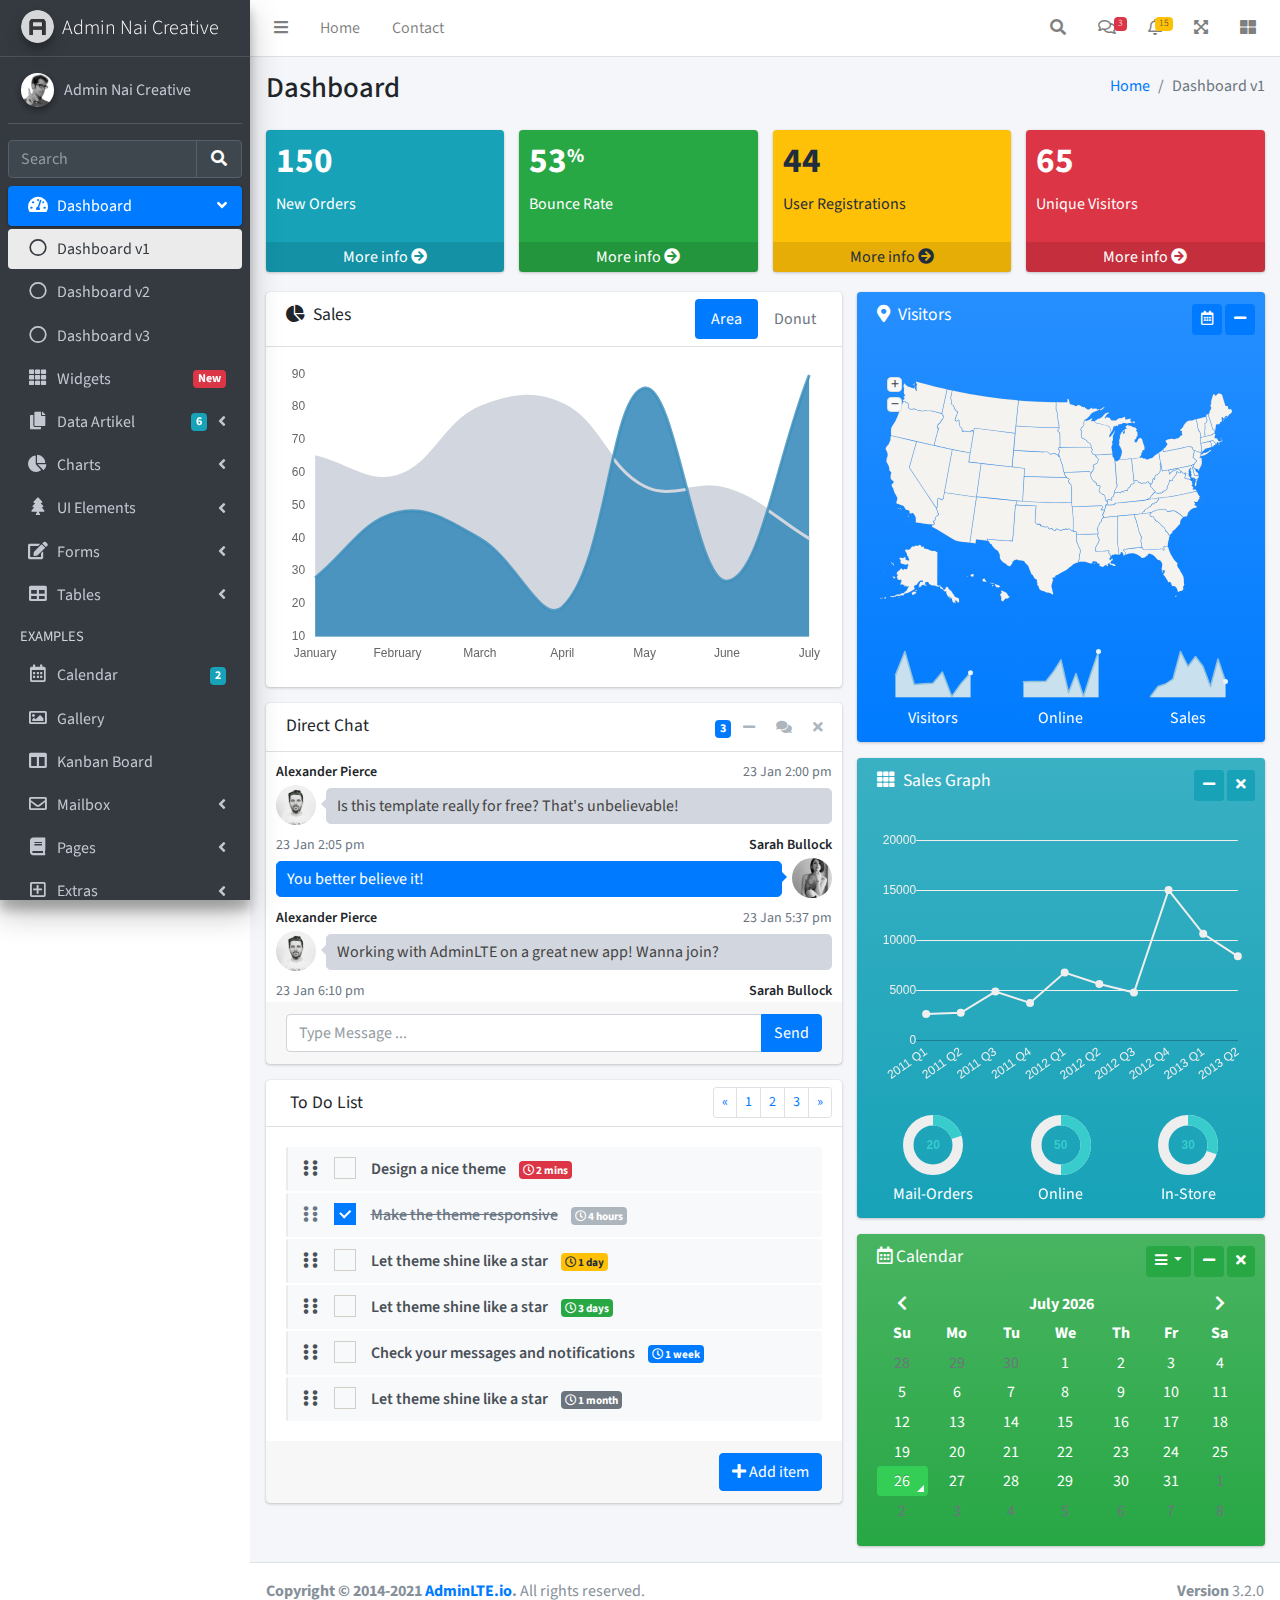
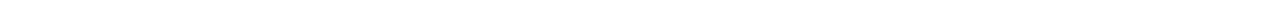
<file: public/lte/index.html>
<!DOCTYPE html>
<html lang="en">
<head>
  <meta charset="utf-8">
  <meta name="viewport" content="width=device-width, initial-scale=1">
  <title>Admin Nai Creative | Dashboard</title>

  <!-- Google Font: Source Sans Pro -->
  <link rel="stylesheet" href="https://fonts.googleapis.com/css?family=Source+Sans+Pro:300,400,400i,700&display=fallback">
  <!-- Font Awesome -->
  <link rel="stylesheet" href="plugins/fontawesome-free/css/all.min.css">
  <!-- Ionicons -->
  <link rel="stylesheet" href="https://code.ionicframework.com/ionicons/2.0.1/css/ionicons.min.css">
  <!-- Tempusdominus Bootstrap 4 -->
  <link rel="stylesheet" href="plugins/tempusdominus-bootstrap-4/css/tempusdominus-bootstrap-4.min.css">
  <!-- iCheck -->
  <link rel="stylesheet" href="plugins/icheck-bootstrap/icheck-bootstrap.min.css">
  <!-- JQVMap -->
  <link rel="stylesheet" href="plugins/jqvmap/jqvmap.min.css">
  <!-- Theme style -->
  <link rel="stylesheet" href="dist/css/adminlte.min.css">
  <!-- overlayScrollbars -->
  <link rel="stylesheet" href="plugins/overlayScrollbars/css/OverlayScrollbars.min.css">
  <!-- Daterange picker -->
  <link rel="stylesheet" href="plugins/daterangepicker/daterangepicker.css">
  <!-- summernote -->
  <link rel="stylesheet" href="plugins/summernote/summernote-bs4.min.css">
</head>
<body class="hold-transition sidebar-mini layout-fixed">
<div class="wrapper">

  <!-- Preloader -->
  <div class="preloader flex-column justify-content-center align-items-center">
    <img class="animation__shake" src="dist/img/AdminLTELogo.png" alt="AdminLTELogo" height="60" width="60">
  </div>

  <!-- Navbar -->
  <nav class="main-header navbar navbar-expand navbar-white navbar-light">
    <!-- Left navbar links -->
    <ul class="navbar-nav">
      <li class="nav-item">
        <a class="nav-link" data-widget="pushmenu" href="#" role="button"><i class="fas fa-bars"></i></a>
      </li>
      <li class="nav-item d-none d-sm-inline-block">
        <a href="index3.html" class="nav-link">Home</a>
      </li>
      <li class="nav-item d-none d-sm-inline-block">
        <a href="#" class="nav-link">Contact</a>
      </li>
    </ul>

    <!-- Right navbar links -->
    <ul class="navbar-nav ml-auto">
      <!-- Navbar Search -->
      <li class="nav-item">
        <a class="nav-link" data-widget="navbar-search" href="#" role="button">
          <i class="fas fa-search"></i>
        </a>
        <div class="navbar-search-block">
          <form class="form-inline">
            <div class="input-group input-group-sm">
              <input class="form-control form-control-navbar" type="search" placeholder="Search" aria-label="Search">
              <div class="input-group-append">
                <button class="btn btn-navbar" type="submit">
                  <i class="fas fa-search"></i>
                </button>
                <button class="btn btn-navbar" type="button" data-widget="navbar-search">
                  <i class="fas fa-times"></i>
                </button>
              </div>
            </div>
          </form>
        </div>
      </li>

      <!-- Messages Dropdown Menu -->
      <li class="nav-item dropdown">
        <a class="nav-link" data-toggle="dropdown" href="#">
          <i class="far fa-comments"></i>
          <span class="badge badge-danger navbar-badge">3</span>
        </a>
        <div class="dropdown-menu dropdown-menu-lg dropdown-menu-right">
          <a href="#" class="dropdown-item">
            <!-- Message Start -->
            <div class="media">
              <img src="dist/img/user1-128x128.jpg" alt="User Avatar" class="img-size-50 mr-3 img-circle">
              <div class="media-body">
                <h3 class="dropdown-item-title">
                  Brad Diesel
                  <span class="float-right text-sm text-danger"><i class="fas fa-star"></i></span>
                </h3>
                <p class="text-sm">Call me whenever you can...</p>
                <p class="text-sm text-muted"><i class="far fa-clock mr-1"></i> 4 Hours Ago</p>
              </div>
            </div>
            <!-- Message End -->
          </a>
          <div class="dropdown-divider"></div>
          <a href="#" class="dropdown-item">
            <!-- Message Start -->
            <div class="media">
              <img src="dist/img/user8-128x128.jpg" alt="User Avatar" class="img-size-50 img-circle mr-3">
              <div class="media-body">
                <h3 class="dropdown-item-title">
                  John Pierce
                  <span class="float-right text-sm text-muted"><i class="fas fa-star"></i></span>
                </h3>
                <p class="text-sm">I got your message bro</p>
                <p class="text-sm text-muted"><i class="far fa-clock mr-1"></i> 4 Hours Ago</p>
              </div>
            </div>
            <!-- Message End -->
          </a>
          <div class="dropdown-divider"></div>
          <a href="#" class="dropdown-item">
            <!-- Message Start -->
            <div class="media">
              <img src="dist/img/user3-128x128.jpg" alt="User Avatar" class="img-size-50 img-circle mr-3">
              <div class="media-body">
                <h3 class="dropdown-item-title">
                  Nora Silvester
                  <span class="float-right text-sm text-warning"><i class="fas fa-star"></i></span>
                </h3>
                <p class="text-sm">The subject goes here</p>
                <p class="text-sm text-muted"><i class="far fa-clock mr-1"></i> 4 Hours Ago</p>
              </div>
            </div>
            <!-- Message End -->
          </a>
          <div class="dropdown-divider"></div>
          <a href="#" class="dropdown-item dropdown-footer">See All Messages</a>
        </div>
      </li>
      <!-- Notifications Dropdown Menu -->
      <li class="nav-item dropdown">
        <a class="nav-link" data-toggle="dropdown" href="#">
          <i class="far fa-bell"></i>
          <span class="badge badge-warning navbar-badge">15</span>
        </a>
        <div class="dropdown-menu dropdown-menu-lg dropdown-menu-right">
          <span class="dropdown-item dropdown-header">15 Notifications</span>
          <div class="dropdown-divider"></div>
          <a href="#" class="dropdown-item">
            <i class="fas fa-envelope mr-2"></i> 4 new messages
            <span class="float-right text-muted text-sm">3 mins</span>
          </a>
          <div class="dropdown-divider"></div>
          <a href="#" class="dropdown-item">
            <i class="fas fa-users mr-2"></i> 8 friend requests
            <span class="float-right text-muted text-sm">12 hours</span>
          </a>
          <div class="dropdown-divider"></div>
          <a href="#" class="dropdown-item">
            <i class="fas fa-file mr-2"></i> 3 new reports
            <span class="float-right text-muted text-sm">2 days</span>
          </a>
          <div class="dropdown-divider"></div>
          <a href="#" class="dropdown-item dropdown-footer">See All Notifications</a>
        </div>
      </li>
      <li class="nav-item">
        <a class="nav-link" data-widget="fullscreen" href="#" role="button">
          <i class="fas fa-expand-arrows-alt"></i>
        </a>
      </li>
      <li class="nav-item">
        <a class="nav-link" data-widget="control-sidebar" data-controlsidebar-slide="true" href="#" role="button">
          <i class="fas fa-th-large"></i>
        </a>
      </li>
    </ul>
  </nav>
  <!-- /.navbar -->

  <!-- Main Sidebar Container -->
  <aside class="main-sidebar sidebar-dark-primary elevation-4">
    <!-- Brand Logo -->
    <a href="index3.html" class="brand-link">
      <img src="dist/img/AdminLTELogo.png" alt="AdminLTE Logo" class="brand-image img-circle elevation-3" style="opacity: .8">
      <span class="brand-text font-weight-light">Admin Nai Creative</span>
    </a>

    <!-- Sidebar -->
    <div class="sidebar">
      <!-- Sidebar user panel (optional) -->
      <div class="user-panel mt-3 pb-3 mb-3 d-flex">
        <div class="image">
          <img src="dist/img/user2-160x160.jpg" class="img-circle elevation-2" alt="User Image">
        </div>
        <div class="info">
          <a href="#" class="d-block"> Admin Nai Creative</a>
        </div>
      </div>

      <!-- SidebarSearch Form -->
      <div class="form-inline">
        <div class="input-group" data-widget="sidebar-search">
          <input class="form-control form-control-sidebar" type="search" placeholder="Search" aria-label="Search">
          <div class="input-group-append">
            <button class="btn btn-sidebar">
              <i class="fas fa-search fa-fw"></i>
            </button>
          </div>
        </div>
      </div>

      <!-- Sidebar Menu -->
      <nav class="mt-2">
        <ul class="nav nav-pills nav-sidebar flex-column" data-widget="treeview" role="menu" data-accordion="false">
          <!-- Add icons to the links using the .nav-icon class
               with font-awesome or any other icon font library -->
          <li class="nav-item menu-open">
            <a href="#" class="nav-link active">
              <i class="nav-icon fas fa-tachometer-alt"></i>
              <p>
                Dashboard
                <i class="right fas fa-angle-left"></i>
              </p>
            </a>
            <ul class="nav nav-treeview">
              <li class="nav-item">
                <a href="./index.html" class="nav-link active">
                  <i class="far fa-circle nav-icon"></i>
                  <p>Dashboard v1</p>
                </a>
              </li>
              <li class="nav-item">
                <a href="./index2.html" class="nav-link">
                  <i class="far fa-circle nav-icon"></i>
                  <p>Dashboard v2</p>
                </a>
              </li>
              <li class="nav-item">
                <a href="./index3.html" class="nav-link">
                  <i class="far fa-circle nav-icon"></i>
                  <p>Dashboard v3</p>
                </a>
              </li>
            </ul>
          </li>
          <li class="nav-item">
            <a href="pages/widgets.html" class="nav-link">
              <i class="nav-icon fas fa-th"></i>
              <p>
                Widgets
                <span class="right badge badge-danger">New</span>
              </p>
            </a>
          </li>
          <li class="nav-item">
            <a href="#" class="nav-link">
              <i class="nav-icon fas fa-copy"></i>
              <p>
                Data Artikel
                <i class="fas fa-angle-left right"></i>
                <span class="badge badge-info right">6</span>
              </p>
            </a>
            <ul class="nav nav-treeview">
              <li class="nav-item">
                <a href="pages/layout/top-nav.html" class="nav-link">
                  <i class="far fa-circle nav-icon"></i>
                  <p>Top Navigation</p>
                </a>
              </li>
              <li class="nav-item">
                <a href="pages/layout/top-nav-sidebar.html" class="nav-link">
                  <i class="far fa-circle nav-icon"></i>
                  <p>Top Navigation + Sidebar</p>
                </a>
              </li>
              <li class="nav-item">
                <a href="pages/layout/boxed.html" class="nav-link">
                  <i class="far fa-circle nav-icon"></i>
                  <p>Boxed</p>
                </a>
              </li>
              <li class="nav-item">
                <a href="pages/layout/fixed-sidebar.html" class="nav-link">
                  <i class="far fa-circle nav-icon"></i>
                  <p>Fixed Sidebar</p>
                </a>
              </li>
              <li class="nav-item">
                <a href="pages/layout/fixed-sidebar-custom.html" class="nav-link">
                  <i class="far fa-circle nav-icon"></i>
                  <p>Fixed Sidebar <small>+ Custom Area</small></p>
                </a>
              </li>
              <li class="nav-item">
                <a href="pages/layout/fixed-topnav.html" class="nav-link">
                  <i class="far fa-circle nav-icon"></i>
                  <p>Fixed Navbar</p>
                </a>
              </li>
              <li class="nav-item">
                <a href="pages/layout/fixed-footer.html" class="nav-link">
                  <i class="far fa-circle nav-icon"></i>
                  <p>Fixed Footer</p>
                </a>
              </li>
              <li class="nav-item">
                <a href="pages/layout/collapsed-sidebar.html" class="nav-link">
                  <i class="far fa-circle nav-icon"></i>
                  <p>Collapsed Sidebar</p>
                </a>
              </li>
            </ul>
          </li>
          <li class="nav-item">
            <a href="#" class="nav-link">
              <i class="nav-icon fas fa-chart-pie"></i>
              <p>
                Charts
                <i class="right fas fa-angle-left"></i>
              </p>
            </a>
            <ul class="nav nav-treeview">
              <li class="nav-item">
                <a href="pages/charts/chartjs.html" class="nav-link">
                  <i class="far fa-circle nav-icon"></i>
                  <p>ChartJS</p>
                </a>
              </li>
              <li class="nav-item">
                <a href="pages/charts/flot.html" class="nav-link">
                  <i class="far fa-circle nav-icon"></i>
                  <p>Flot</p>
                </a>
              </li>
              <li class="nav-item">
                <a href="pages/charts/inline.html" class="nav-link">
                  <i class="far fa-circle nav-icon"></i>
                  <p>Inline</p>
                </a>
              </li>
              <li class="nav-item">
                <a href="pages/charts/uplot.html" class="nav-link">
                  <i class="far fa-circle nav-icon"></i>
                  <p>uPlot</p>
                </a>
              </li>
            </ul>
          </li>
          <li class="nav-item">
            <a href="#" class="nav-link">
              <i class="nav-icon fas fa-tree"></i>
              <p>
                UI Elements
                <i class="fas fa-angle-left right"></i>
              </p>
            </a>
            <ul class="nav nav-treeview">
              <li class="nav-item">
                <a href="pages/UI/general.html" class="nav-link">
                  <i class="far fa-circle nav-icon"></i>
                  <p>General</p>
                </a>
              </li>
              <li class="nav-item">
                <a href="pages/UI/icons.html" class="nav-link">
                  <i class="far fa-circle nav-icon"></i>
                  <p>Icons</p>
                </a>
              </li>
              <li class="nav-item">
                <a href="pages/UI/buttons.html" class="nav-link">
                  <i class="far fa-circle nav-icon"></i>
                  <p>Buttons</p>
                </a>
              </li>
              <li class="nav-item">
                <a href="pages/UI/sliders.html" class="nav-link">
                  <i class="far fa-circle nav-icon"></i>
                  <p>Sliders</p>
                </a>
              </li>
              <li class="nav-item">
                <a href="pages/UI/modals.html" class="nav-link">
                  <i class="far fa-circle nav-icon"></i>
                  <p>Modals & Alerts</p>
                </a>
              </li>
              <li class="nav-item">
                <a href="pages/UI/navbar.html" class="nav-link">
                  <i class="far fa-circle nav-icon"></i>
                  <p>Navbar & Tabs</p>
                </a>
              </li>
              <li class="nav-item">
                <a href="pages/UI/timeline.html" class="nav-link">
                  <i class="far fa-circle nav-icon"></i>
                  <p>Timeline</p>
                </a>
              </li>
              <li class="nav-item">
                <a href="pages/UI/ribbons.html" class="nav-link">
                  <i class="far fa-circle nav-icon"></i>
                  <p>Ribbons</p>
                </a>
              </li>
            </ul>
          </li>
          <li class="nav-item">
            <a href="#" class="nav-link">
              <i class="nav-icon fas fa-edit"></i>
              <p>
                Forms
                <i class="fas fa-angle-left right"></i>
              </p>
            </a>
            <ul class="nav nav-treeview">
              <li class="nav-item">
                <a href="pages/forms/general.html" class="nav-link">
                  <i class="far fa-circle nav-icon"></i>
                  <p>General Elements</p>
                </a>
              </li>
              <li class="nav-item">
                <a href="pages/forms/advanced.html" class="nav-link">
                  <i class="far fa-circle nav-icon"></i>
                  <p>Advanced Elements</p>
                </a>
              </li>
              <li class="nav-item">
                <a href="pages/forms/editors.html" class="nav-link">
                  <i class="far fa-circle nav-icon"></i>
                  <p>Editors</p>
                </a>
              </li>
              <li class="nav-item">
                <a href="pages/forms/validation.html" class="nav-link">
                  <i class="far fa-circle nav-icon"></i>
                  <p>Validation</p>
                </a>
              </li>
            </ul>
          </li>
          <li class="nav-item">
            <a href="#" class="nav-link">
              <i class="nav-icon fas fa-table"></i>
              <p>
                Tables
                <i class="fas fa-angle-left right"></i>
              </p>
            </a>
            <ul class="nav nav-treeview">
              <li class="nav-item">
                <a href="pages/tables/simple.html" class="nav-link">
                  <i class="far fa-circle nav-icon"></i>
                  <p>Simple Tables</p>
                </a>
              </li>
              <li class="nav-item">
                <a href="pages/tables/data.html" class="nav-link">
                  <i class="far fa-circle nav-icon"></i>
                  <p>DataTables</p>
                </a>
              </li>
              <li class="nav-item">
                <a href="pages/tables/jsgrid.html" class="nav-link">
                  <i class="far fa-circle nav-icon"></i>
                  <p>jsGrid</p>
                </a>
              </li>
            </ul>
          </li>
          <li class="nav-header">EXAMPLES</li>
          <li class="nav-item">
            <a href="pages/calendar.html" class="nav-link">
              <i class="nav-icon far fa-calendar-alt"></i>
              <p>
                Calendar
                <span class="badge badge-info right">2</span>
              </p>
            </a>
          </li>
          <li class="nav-item">
            <a href="pages/gallery.html" class="nav-link">
              <i class="nav-icon far fa-image"></i>
              <p>
                Gallery
              </p>
            </a>
          </li>
          <li class="nav-item">
            <a href="pages/kanban.html" class="nav-link">
              <i class="nav-icon fas fa-columns"></i>
              <p>
                Kanban Board
              </p>
            </a>
          </li>
          <li class="nav-item">
            <a href="#" class="nav-link">
              <i class="nav-icon far fa-envelope"></i>
              <p>
                Mailbox
                <i class="fas fa-angle-left right"></i>
              </p>
            </a>
            <ul class="nav nav-treeview">
              <li class="nav-item">
                <a href="pages/mailbox/mailbox.html" class="nav-link">
                  <i class="far fa-circle nav-icon"></i>
                  <p>Inbox</p>
                </a>
              </li>
              <li class="nav-item">
                <a href="pages/mailbox/compose.html" class="nav-link">
                  <i class="far fa-circle nav-icon"></i>
                  <p>Compose</p>
                </a>
              </li>
              <li class="nav-item">
                <a href="pages/mailbox/read-mail.html" class="nav-link">
                  <i class="far fa-circle nav-icon"></i>
                  <p>Read</p>
                </a>
              </li>
            </ul>
          </li>
          <li class="nav-item">
            <a href="#" class="nav-link">
              <i class="nav-icon fas fa-book"></i>
              <p>
                Pages
                <i class="fas fa-angle-left right"></i>
              </p>
            </a>
            <ul class="nav nav-treeview">
              <li class="nav-item">
                <a href="pages/examples/invoice.html" class="nav-link">
                  <i class="far fa-circle nav-icon"></i>
                  <p>Invoice</p>
                </a>
              </li>
              <li class="nav-item">
                <a href="pages/examples/profile.html" class="nav-link">
                  <i class="far fa-circle nav-icon"></i>
                  <p>Profile</p>
                </a>
              </li>
              <li class="nav-item">
                <a href="pages/examples/e-commerce.html" class="nav-link">
                  <i class="far fa-circle nav-icon"></i>
                  <p>E-commerce</p>
                </a>
              </li>
              <li class="nav-item">
                <a href="pages/examples/projects.html" class="nav-link">
                  <i class="far fa-circle nav-icon"></i>
                  <p>Projects</p>
                </a>
              </li>
              <li class="nav-item">
                <a href="pages/examples/project-add.html" class="nav-link">
                  <i class="far fa-circle nav-icon"></i>
                  <p>Project Add</p>
                </a>
              </li>
              <li class="nav-item">
                <a href="pages/examples/project-edit.html" class="nav-link">
                  <i class="far fa-circle nav-icon"></i>
                  <p>Project Edit</p>
                </a>
              </li>
              <li class="nav-item">
                <a href="pages/examples/project-detail.html" class="nav-link">
                  <i class="far fa-circle nav-icon"></i>
                  <p>Project Detail</p>
                </a>
              </li>
              <li class="nav-item">
                <a href="pages/examples/contacts.html" class="nav-link">
                  <i class="far fa-circle nav-icon"></i>
                  <p>Contacts</p>
                </a>
              </li>
              <li class="nav-item">
                <a href="pages/examples/faq.html" class="nav-link">
                  <i class="far fa-circle nav-icon"></i>
                  <p>FAQ</p>
                </a>
              </li>
              <li class="nav-item">
                <a href="pages/examples/contact-us.html" class="nav-link">
                  <i class="far fa-circle nav-icon"></i>
                  <p>Contact us</p>
                </a>
              </li>
            </ul>
          </li>
          <li class="nav-item">
            <a href="#" class="nav-link">
              <i class="nav-icon far fa-plus-square"></i>
              <p>
                Extras
                <i class="fas fa-angle-left right"></i>
              </p>
            </a>
            <ul class="nav nav-treeview">
              <li class="nav-item">
                <a href="#" class="nav-link">
                  <i class="far fa-circle nav-icon"></i>
                  <p>
                    Login & Register v1
                    <i class="fas fa-angle-left right"></i>
                  </p>
                </a>
                <ul class="nav nav-treeview">
                  <li class="nav-item">
                    <a href="pages/examples/login.html" class="nav-link">
                      <i class="far fa-circle nav-icon"></i>
                      <p>Login v1</p>
                    </a>
                  </li>
                  <li class="nav-item">
                    <a href="pages/examples/register.html" class="nav-link">
                      <i class="far fa-circle nav-icon"></i>
                      <p>Register v1</p>
                    </a>
                  </li>
                  <li class="nav-item">
                    <a href="pages/examples/forgot-password.html" class="nav-link">
                      <i class="far fa-circle nav-icon"></i>
                      <p>Forgot Password v1</p>
                    </a>
                  </li>
                  <li class="nav-item">
                    <a href="pages/examples/recover-password.html" class="nav-link">
                      <i class="far fa-circle nav-icon"></i>
                      <p>Recover Password v1</p>
                    </a>
                  </li>
                </ul>
              </li>
              <li class="nav-item">
                <a href="#" class="nav-link">
                  <i class="far fa-circle nav-icon"></i>
                  <p>
                    Login & Register v2
                    <i class="fas fa-angle-left right"></i>
                  </p>
                </a>
                <ul class="nav nav-treeview">
                  <li class="nav-item">
                    <a href="pages/examples/login-v2.html" class="nav-link">
                      <i class="far fa-circle nav-icon"></i>
                      <p>Login v2</p>
                    </a>
                  </li>
                  <li class="nav-item">
                    <a href="pages/examples/register-v2.html" class="nav-link">
                      <i class="far fa-circle nav-icon"></i>
                      <p>Register v2</p>
                    </a>
                  </li>
                  <li class="nav-item">
                    <a href="pages/examples/forgot-password-v2.html" class="nav-link">
                      <i class="far fa-circle nav-icon"></i>
                      <p>Forgot Password v2</p>
                    </a>
                  </li>
                  <li class="nav-item">
                    <a href="pages/examples/recover-password-v2.html" class="nav-link">
                      <i class="far fa-circle nav-icon"></i>
                      <p>Recover Password v2</p>
                    </a>
                  </li>
                </ul>
              </li>
              <li class="nav-item">
                <a href="pages/examples/lockscreen.html" class="nav-link">
                  <i class="far fa-circle nav-icon"></i>
                  <p>Lockscreen</p>
                </a>
              </li>
              <li class="nav-item">
                <a href="pages/examples/legacy-user-menu.html" class="nav-link">
                  <i class="far fa-circle nav-icon"></i>
                  <p>Legacy User Menu</p>
                </a>
              </li>
              <li class="nav-item">
                <a href="pages/examples/language-menu.html" class="nav-link">
                  <i class="far fa-circle nav-icon"></i>
                  <p>Language Menu</p>
                </a>
              </li>
              <li class="nav-item">
                <a href="pages/examples/404.html" class="nav-link">
                  <i class="far fa-circle nav-icon"></i>
                  <p>Error 404</p>
                </a>
              </li>
              <li class="nav-item">
                <a href="pages/examples/500.html" class="nav-link">
                  <i class="far fa-circle nav-icon"></i>
                  <p>Error 500</p>
                </a>
              </li>
              <li class="nav-item">
                <a href="pages/examples/pace.html" class="nav-link">
                  <i class="far fa-circle nav-icon"></i>
                  <p>Pace</p>
                </a>
              </li>
              <li class="nav-item">
                <a href="pages/examples/blank.html" class="nav-link">
                  <i class="far fa-circle nav-icon"></i>
                  <p>Blank Page</p>
                </a>
              </li>
              <li class="nav-item">
                <a href="starter.html" class="nav-link">
                  <i class="far fa-circle nav-icon"></i>
                  <p>Starter Page</p>
                </a>
              </li>
            </ul>
          </li>
          <li class="nav-item">
            <a href="#" class="nav-link">
              <i class="nav-icon fas fa-search"></i>
              <p>
                Search
                <i class="fas fa-angle-left right"></i>
              </p>
            </a>
            <ul class="nav nav-treeview">
              <li class="nav-item">
                <a href="pages/search/simple.html" class="nav-link">
                  <i class="far fa-circle nav-icon"></i>
                  <p>Simple Search</p>
                </a>
              </li>
              <li class="nav-item">
                <a href="pages/search/enhanced.html" class="nav-link">
                  <i class="far fa-circle nav-icon"></i>
                  <p>Enhanced</p>
                </a>
              </li>
            </ul>
          </li>
          <li class="nav-header">MISCELLANEOUS</li>
          <li class="nav-item">
            <a href="iframe.html" class="nav-link">
              <i class="nav-icon fas fa-ellipsis-h"></i>
              <p>Tabbed IFrame Plugin</p>
            </a>
          </li>
          <li class="nav-item">
            <a href="https://adminlte.io/docs/3.1/" class="nav-link">
              <i class="nav-icon fas fa-file"></i>
              <p>Documentation</p>
            </a>
          </li>
          <li class="nav-header">MULTI LEVEL EXAMPLE</li>
          <li class="nav-item">
            <a href="#" class="nav-link">
              <i class="fas fa-circle nav-icon"></i>
              <p>Level 1</p>
            </a>
          </li>
          <li class="nav-item">
            <a href="#" class="nav-link">
              <i class="nav-icon fas fa-circle"></i>
              <p>
                Level 1
                <i class="right fas fa-angle-left"></i>
              </p>
            </a>
            <ul class="nav nav-treeview">
              <li class="nav-item">
                <a href="#" class="nav-link">
                  <i class="far fa-circle nav-icon"></i>
                  <p>Level 2</p>
                </a>
              </li>
              <li class="nav-item">
                <a href="#" class="nav-link">
                  <i class="far fa-circle nav-icon"></i>
                  <p>
                    Level 2
                    <i class="right fas fa-angle-left"></i>
                  </p>
                </a>
                <ul class="nav nav-treeview">
                  <li class="nav-item">
                    <a href="#" class="nav-link">
                      <i class="far fa-dot-circle nav-icon"></i>
                      <p>Level 3</p>
                    </a>
                  </li>
                  <li class="nav-item">
                    <a href="#" class="nav-link">
                      <i class="far fa-dot-circle nav-icon"></i>
                      <p>Level 3</p>
                    </a>
                  </li>
                  <li class="nav-item">
                    <a href="#" class="nav-link">
                      <i class="far fa-dot-circle nav-icon"></i>
                      <p>Level 3</p>
                    </a>
                  </li>
                </ul>
              </li>
              <li class="nav-item">
                <a href="#" class="nav-link">
                  <i class="far fa-circle nav-icon"></i>
                  <p>Level 2</p>
                </a>
              </li>
            </ul>
          </li>
          <li class="nav-item">
            <a href="#" class="nav-link">
              <i class="fas fa-circle nav-icon"></i>
              <p>Level 1</p>
            </a>
          </li>
          <li class="nav-header">LABELS</li>
          <li class="nav-item">
            <a href="#" class="nav-link">
              <i class="nav-icon far fa-circle text-danger"></i>
              <p class="text">Important</p>
            </a>
          </li>
          <li class="nav-item">
            <a href="#" class="nav-link">
              <i class="nav-icon far fa-circle text-warning"></i>
              <p>Warning</p>
            </a>
          </li>
          <li class="nav-item">
            <a href="#" class="nav-link">
              <i class="nav-icon far fa-circle text-info"></i>
              <p>Informational</p>
            </a>
          </li>
        </ul>
      </nav>
      <!-- /.sidebar-menu -->
    </div>
    <!-- /.sidebar -->
  </aside>

  <!-- Content Wrapper. Contains page content -->
  <div class="content-wrapper">
    <!-- Content Header (Page header) -->
    <div class="content-header">
      <div class="container-fluid">
        <div class="row mb-2">
          <div class="col-sm-6">
            <h1 class="m-0">Dashboard</h1>
          </div><!-- /.col -->
          <div class="col-sm-6">
            <ol class="breadcrumb float-sm-right">
              <li class="breadcrumb-item"><a href="#">Home</a></li>
              <li class="breadcrumb-item active">Dashboard v1</li>
            </ol>
          </div><!-- /.col -->
        </div><!-- /.row -->
      </div><!-- /.container-fluid -->
    </div>
    <!-- /.content-header -->

    <!-- Main content -->
    <section class="content">
      <div class="container-fluid">
        <!-- Small boxes (Stat box) -->
        <div class="row">
          <div class="col-lg-3 col-6">
            <!-- small box -->
            <div class="small-box bg-info">
              <div class="inner">
                <h3>150</h3>

                <p>New Orders</p>
              </div>
              <div class="icon">
                <i class="ion ion-bag"></i>
              </div>
              <a href="#" class="small-box-footer">More info <i class="fas fa-arrow-circle-right"></i></a>
            </div>
          </div>
          <!-- ./col -->
          <div class="col-lg-3 col-6">
            <!-- small box -->
            <div class="small-box bg-success">
              <div class="inner">
                <h3>53<sup style="font-size: 20px">%</sup></h3>

                <p>Bounce Rate</p>
              </div>
              <div class="icon">
                <i class="ion ion-stats-bars"></i>
              </div>
              <a href="#" class="small-box-footer">More info <i class="fas fa-arrow-circle-right"></i></a>
            </div>
          </div>
          <!-- ./col -->
          <div class="col-lg-3 col-6">
            <!-- small box -->
            <div class="small-box bg-warning">
              <div class="inner">
                <h3>44</h3>

                <p>User Registrations</p>
              </div>
              <div class="icon">
                <i class="ion ion-person-add"></i>
              </div>
              <a href="#" class="small-box-footer">More info <i class="fas fa-arrow-circle-right"></i></a>
            </div>
          </div>
          <!-- ./col -->
          <div class="col-lg-3 col-6">
            <!-- small box -->
            <div class="small-box bg-danger">
              <div class="inner">
                <h3>65</h3>

                <p>Unique Visitors</p>
              </div>
              <div class="icon">
                <i class="ion ion-pie-graph"></i>
              </div>
              <a href="#" class="small-box-footer">More info <i class="fas fa-arrow-circle-right"></i></a>
            </div>
          </div>
          <!-- ./col -->
        </div>
        <!-- /.row -->
        <!-- Main row -->
        <div class="row">
          <!-- Left col -->
          <section class="col-lg-7 connectedSortable">
            <!-- Custom tabs (Charts with tabs)-->
            <div class="card">
              <div class="card-header">
                <h3 class="card-title">
                  <i class="fas fa-chart-pie mr-1"></i>
                  Sales
                </h3>
                <div class="card-tools">
                  <ul class="nav nav-pills ml-auto">
                    <li class="nav-item">
                      <a class="nav-link active" href="#revenue-chart" data-toggle="tab">Area</a>
                    </li>
                    <li class="nav-item">
                      <a class="nav-link" href="#sales-chart" data-toggle="tab">Donut</a>
                    </li>
                  </ul>
                </div>
              </div><!-- /.card-header -->
              <div class="card-body">
                <div class="tab-content p-0">
                  <!-- Morris chart - Sales -->
                  <div class="chart tab-pane active" id="revenue-chart"
                       style="position: relative; height: 300px;">
                      <canvas id="revenue-chart-canvas" height="300" style="height: 300px;"></canvas>
                   </div>
                  <div class="chart tab-pane" id="sales-chart" style="position: relative; height: 300px;">
                    <canvas id="sales-chart-canvas" height="300" style="height: 300px;"></canvas>
                  </div>
                </div>
              </div><!-- /.card-body -->
            </div>
            <!-- /.card -->

            <!-- DIRECT CHAT -->
            <div class="card direct-chat direct-chat-primary">
              <div class="card-header">
                <h3 class="card-title">Direct Chat</h3>

                <div class="card-tools">
                  <span title="3 New Messages" class="badge badge-primary">3</span>
                  <button type="button" class="btn btn-tool" data-card-widget="collapse">
                    <i class="fas fa-minus"></i>
                  </button>
                  <button type="button" class="btn btn-tool" title="Contacts" data-widget="chat-pane-toggle">
                    <i class="fas fa-comments"></i>
                  </button>
                  <button type="button" class="btn btn-tool" data-card-widget="remove">
                    <i class="fas fa-times"></i>
                  </button>
                </div>
              </div>
              <!-- /.card-header -->
              <div class="card-body">
                <!-- Conversations are loaded here -->
                <div class="direct-chat-messages">
                  <!-- Message. Default to the left -->
                  <div class="direct-chat-msg">
                    <div class="direct-chat-infos clearfix">
                      <span class="direct-chat-name float-left">Alexander Pierce</span>
                      <span class="direct-chat-timestamp float-right">23 Jan 2:00 pm</span>
                    </div>
                    <!-- /.direct-chat-infos -->
                    <img class="direct-chat-img" src="dist/img/user1-128x128.jpg" alt="message user image">
                    <!-- /.direct-chat-img -->
                    <div class="direct-chat-text">
                      Is this template really for free? That's unbelievable!
                    </div>
                    <!-- /.direct-chat-text -->
                  </div>
                  <!-- /.direct-chat-msg -->

                  <!-- Message to the right -->
                  <div class="direct-chat-msg right">
                    <div class="direct-chat-infos clearfix">
                      <span class="direct-chat-name float-right">Sarah Bullock</span>
                      <span class="direct-chat-timestamp float-left">23 Jan 2:05 pm</span>
                    </div>
                    <!-- /.direct-chat-infos -->
                    <img class="direct-chat-img" src="dist/img/user3-128x128.jpg" alt="message user image">
                    <!-- /.direct-chat-img -->
                    <div class="direct-chat-text">
                      You better believe it!
                    </div>
                    <!-- /.direct-chat-text -->
                  </div>
                  <!-- /.direct-chat-msg -->

                  <!-- Message. Default to the left -->
                  <div class="direct-chat-msg">
                    <div class="direct-chat-infos clearfix">
                      <span class="direct-chat-name float-left">Alexander Pierce</span>
                      <span class="direct-chat-timestamp float-right">23 Jan 5:37 pm</span>
                    </div>
                    <!-- /.direct-chat-infos -->
                    <img class="direct-chat-img" src="dist/img/user1-128x128.jpg" alt="message user image">
                    <!-- /.direct-chat-img -->
                    <div class="direct-chat-text">
                      Working with AdminLTE on a great new app! Wanna join?
                    </div>
                    <!-- /.direct-chat-text -->
                  </div>
                  <!-- /.direct-chat-msg -->

                  <!-- Message to the right -->
                  <div class="direct-chat-msg right">
                    <div class="direct-chat-infos clearfix">
                      <span class="direct-chat-name float-right">Sarah Bullock</span>
                      <span class="direct-chat-timestamp float-left">23 Jan 6:10 pm</span>
                    </div>
                    <!-- /.direct-chat-infos -->
                    <img class="direct-chat-img" src="dist/img/user3-128x128.jpg" alt="message user image">
                    <!-- /.direct-chat-img -->
                    <div class="direct-chat-text">
                      I would love to.
                    </div>
                    <!-- /.direct-chat-text -->
                  </div>
                  <!-- /.direct-chat-msg -->

                </div>
                <!--/.direct-chat-messages-->

                <!-- Contacts are loaded here -->
                <div class="direct-chat-contacts">
                  <ul class="contacts-list">
                    <li>
                      <a href="#">
                        <img class="contacts-list-img" src="dist/img/user1-128x128.jpg" alt="User Avatar">

                        <div class="contacts-list-info">
                          <span class="contacts-list-name">
                            Count Dracula
                            <small class="contacts-list-date float-right">2/28/2015</small>
                          </span>
                          <span class="contacts-list-msg">How have you been? I was...</span>
                        </div>
                        <!-- /.contacts-list-info -->
                      </a>
                    </li>
                    <!-- End Contact Item -->
                    <li>
                      <a href="#">
                        <img class="contacts-list-img" src="dist/img/user7-128x128.jpg" alt="User Avatar">

                        <div class="contacts-list-info">
                          <span class="contacts-list-name">
                            Sarah Doe
                            <small class="contacts-list-date float-right">2/23/2015</small>
                          </span>
                          <span class="contacts-list-msg">I will be waiting for...</span>
                        </div>
                        <!-- /.contacts-list-info -->
                      </a>
                    </li>
                    <!-- End Contact Item -->
                    <li>
                      <a href="#">
                        <img class="contacts-list-img" src="dist/img/user3-128x128.jpg" alt="User Avatar">

                        <div class="contacts-list-info">
                          <span class="contacts-list-name">
                            Nadia Jolie
                            <small class="contacts-list-date float-right">2/20/2015</small>
                          </span>
                          <span class="contacts-list-msg">I'll call you back at...</span>
                        </div>
                        <!-- /.contacts-list-info -->
                      </a>
                    </li>
                    <!-- End Contact Item -->
                    <li>
                      <a href="#">
                        <img class="contacts-list-img" src="dist/img/user5-128x128.jpg" alt="User Avatar">

                        <div class="contacts-list-info">
                          <span class="contacts-list-name">
                            Nora S. Vans
                            <small class="contacts-list-date float-right">2/10/2015</small>
                          </span>
                          <span class="contacts-list-msg">Where is your new...</span>
                        </div>
                        <!-- /.contacts-list-info -->
                      </a>
                    </li>
                    <!-- End Contact Item -->
                    <li>
                      <a href="#">
                        <img class="contacts-list-img" src="dist/img/user6-128x128.jpg" alt="User Avatar">

                        <div class="contacts-list-info">
                          <span class="contacts-list-name">
                            John K.
                            <small class="contacts-list-date float-right">1/27/2015</small>
                          </span>
                          <span class="contacts-list-msg">Can I take a look at...</span>
                        </div>
                        <!-- /.contacts-list-info -->
                      </a>
                    </li>
                    <!-- End Contact Item -->
                    <li>
                      <a href="#">
                        <img class="contacts-list-img" src="dist/img/user8-128x128.jpg" alt="User Avatar">

                        <div class="contacts-list-info">
                          <span class="contacts-list-name">
                            Kenneth M.
                            <small class="contacts-list-date float-right">1/4/2015</small>
                          </span>
                          <span class="contacts-list-msg">Never mind I found...</span>
                        </div>
                        <!-- /.contacts-list-info -->
                      </a>
                    </li>
                    <!-- End Contact Item -->
                  </ul>
                  <!-- /.contacts-list -->
                </div>
                <!-- /.direct-chat-pane -->
              </div>
              <!-- /.card-body -->
              <div class="card-footer">
                <form action="#" method="post">
                  <div class="input-group">
                    <input type="text" name="message" placeholder="Type Message ..." class="form-control">
                    <span class="input-group-append">
                      <button type="button" class="btn btn-primary">Send</button>
                    </span>
                  </div>
                </form>
              </div>
              <!-- /.card-footer-->
            </div>
            <!--/.direct-chat -->

            <!-- TO DO List -->
            <div class="card">
              <div class="card-header">
                <h3 class="card-title">
                  <i class="ion ion-clipboard mr-1"></i>
                  To Do List
                </h3>

                <div class="card-tools">
                  <ul class="pagination pagination-sm">
                    <li class="page-item"><a href="#" class="page-link">&laquo;</a></li>
                    <li class="page-item"><a href="#" class="page-link">1</a></li>
                    <li class="page-item"><a href="#" class="page-link">2</a></li>
                    <li class="page-item"><a href="#" class="page-link">3</a></li>
                    <li class="page-item"><a href="#" class="page-link">&raquo;</a></li>
                  </ul>
                </div>
              </div>
              <!-- /.card-header -->
              <div class="card-body">
                <ul class="todo-list" data-widget="todo-list">
                  <li>
                    <!-- drag handle -->
                    <span class="handle">
                      <i class="fas fa-ellipsis-v"></i>
                      <i class="fas fa-ellipsis-v"></i>
                    </span>
                    <!-- checkbox -->
                    <div  class="icheck-primary d-inline ml-2">
                      <input type="checkbox" value="" name="todo1" id="todoCheck1">
                      <label for="todoCheck1"></label>
                    </div>
                    <!-- todo text -->
                    <span class="text">Design a nice theme</span>
                    <!-- Emphasis label -->
                    <small class="badge badge-danger"><i class="far fa-clock"></i> 2 mins</small>
                    <!-- General tools such as edit or delete-->
                    <div class="tools">
                      <i class="fas fa-edit"></i>
                      <i class="fas fa-trash-o"></i>
                    </div>
                  </li>
                  <li>
                    <span class="handle">
                      <i class="fas fa-ellipsis-v"></i>
                      <i class="fas fa-ellipsis-v"></i>
                    </span>
                    <div  class="icheck-primary d-inline ml-2">
                      <input type="checkbox" value="" name="todo2" id="todoCheck2" checked>
                      <label for="todoCheck2"></label>
                    </div>
                    <span class="text">Make the theme responsive</span>
                    <small class="badge badge-info"><i class="far fa-clock"></i> 4 hours</small>
                    <div class="tools">
                      <i class="fas fa-edit"></i>
                      <i class="fas fa-trash-o"></i>
                    </div>
                  </li>
                  <li>
                    <span class="handle">
                      <i class="fas fa-ellipsis-v"></i>
                      <i class="fas fa-ellipsis-v"></i>
                    </span>
                    <div  class="icheck-primary d-inline ml-2">
                      <input type="checkbox" value="" name="todo3" id="todoCheck3">
                      <label for="todoCheck3"></label>
                    </div>
                    <span class="text">Let theme shine like a star</span>
                    <small class="badge badge-warning"><i class="far fa-clock"></i> 1 day</small>
                    <div class="tools">
                      <i class="fas fa-edit"></i>
                      <i class="fas fa-trash-o"></i>
                    </div>
                  </li>
                  <li>
                    <span class="handle">
                      <i class="fas fa-ellipsis-v"></i>
                      <i class="fas fa-ellipsis-v"></i>
                    </span>
                    <div  class="icheck-primary d-inline ml-2">
                      <input type="checkbox" value="" name="todo4" id="todoCheck4">
                      <label for="todoCheck4"></label>
                    </div>
                    <span class="text">Let theme shine like a star</span>
                    <small class="badge badge-success"><i class="far fa-clock"></i> 3 days</small>
                    <div class="tools">
                      <i class="fas fa-edit"></i>
                      <i class="fas fa-trash-o"></i>
                    </div>
                  </li>
                  <li>
                    <span class="handle">
                      <i class="fas fa-ellipsis-v"></i>
                      <i class="fas fa-ellipsis-v"></i>
                    </span>
                    <div  class="icheck-primary d-inline ml-2">
                      <input type="checkbox" value="" name="todo5" id="todoCheck5">
                      <label for="todoCheck5"></label>
                    </div>
                    <span class="text">Check your messages and notifications</span>
                    <small class="badge badge-primary"><i class="far fa-clock"></i> 1 week</small>
                    <div class="tools">
                      <i class="fas fa-edit"></i>
                      <i class="fas fa-trash-o"></i>
                    </div>
                  </li>
                  <li>
                    <span class="handle">
                      <i class="fas fa-ellipsis-v"></i>
                      <i class="fas fa-ellipsis-v"></i>
                    </span>
                    <div  class="icheck-primary d-inline ml-2">
                      <input type="checkbox" value="" name="todo6" id="todoCheck6">
                      <label for="todoCheck6"></label>
                    </div>
                    <span class="text">Let theme shine like a star</span>
                    <small class="badge badge-secondary"><i class="far fa-clock"></i> 1 month</small>
                    <div class="tools">
                      <i class="fas fa-edit"></i>
                      <i class="fas fa-trash-o"></i>
                    </div>
                  </li>
                </ul>
              </div>
              <!-- /.card-body -->
              <div class="card-footer clearfix">
                <button type="button" class="btn btn-primary float-right"><i class="fas fa-plus"></i> Add item</button>
              </div>
            </div>
            <!-- /.card -->
          </section>
          <!-- /.Left col -->
          <!-- right col (We are only adding the ID to make the widgets sortable)-->
          <section class="col-lg-5 connectedSortable">

            <!-- Map card -->
            <div class="card bg-gradient-primary">
              <div class="card-header border-0">
                <h3 class="card-title">
                  <i class="fas fa-map-marker-alt mr-1"></i>
                  Visitors
                </h3>
                <!-- card tools -->
                <div class="card-tools">
                  <button type="button" class="btn btn-primary btn-sm daterange" title="Date range">
                    <i class="far fa-calendar-alt"></i>
                  </button>
                  <button type="button" class="btn btn-primary btn-sm" data-card-widget="collapse" title="Collapse">
                    <i class="fas fa-minus"></i>
                  </button>
                </div>
                <!-- /.card-tools -->
              </div>
              <div class="card-body">
                <div id="world-map" style="height: 250px; width: 100%;"></div>
              </div>
              <!-- /.card-body-->
              <div class="card-footer bg-transparent">
                <div class="row">
                  <div class="col-4 text-center">
                    <div id="sparkline-1"></div>
                    <div class="text-white">Visitors</div>
                  </div>
                  <!-- ./col -->
                  <div class="col-4 text-center">
                    <div id="sparkline-2"></div>
                    <div class="text-white">Online</div>
                  </div>
                  <!-- ./col -->
                  <div class="col-4 text-center">
                    <div id="sparkline-3"></div>
                    <div class="text-white">Sales</div>
                  </div>
                  <!-- ./col -->
                </div>
                <!-- /.row -->
              </div>
            </div>
            <!-- /.card -->

            <!-- solid sales graph -->
            <div class="card bg-gradient-info">
              <div class="card-header border-0">
                <h3 class="card-title">
                  <i class="fas fa-th mr-1"></i>
                  Sales Graph
                </h3>

                <div class="card-tools">
                  <button type="button" class="btn bg-info btn-sm" data-card-widget="collapse">
                    <i class="fas fa-minus"></i>
                  </button>
                  <button type="button" class="btn bg-info btn-sm" data-card-widget="remove">
                    <i class="fas fa-times"></i>
                  </button>
                </div>
              </div>
              <div class="card-body">
                <canvas class="chart" id="line-chart" style="min-height: 250px; height: 250px; max-height: 250px; max-width: 100%;"></canvas>
              </div>
              <!-- /.card-body -->
              <div class="card-footer bg-transparent">
                <div class="row">
                  <div class="col-4 text-center">
                    <input type="text" class="knob" data-readonly="true" value="20" data-width="60" data-height="60"
                           data-fgColor="#39CCCC">

                    <div class="text-white">Mail-Orders</div>
                  </div>
                  <!-- ./col -->
                  <div class="col-4 text-center">
                    <input type="text" class="knob" data-readonly="true" value="50" data-width="60" data-height="60"
                           data-fgColor="#39CCCC">

                    <div class="text-white">Online</div>
                  </div>
                  <!-- ./col -->
                  <div class="col-4 text-center">
                    <input type="text" class="knob" data-readonly="true" value="30" data-width="60" data-height="60"
                           data-fgColor="#39CCCC">

                    <div class="text-white">In-Store</div>
                  </div>
                  <!-- ./col -->
                </div>
                <!-- /.row -->
              </div>
              <!-- /.card-footer -->
            </div>
            <!-- /.card -->

            <!-- Calendar -->
            <div class="card bg-gradient-success">
              <div class="card-header border-0">

                <h3 class="card-title">
                  <i class="far fa-calendar-alt"></i>
                  Calendar
                </h3>
                <!-- tools card -->
                <div class="card-tools">
                  <!-- button with a dropdown -->
                  <div class="btn-group">
                    <button type="button" class="btn btn-success btn-sm dropdown-toggle" data-toggle="dropdown" data-offset="-52">
                      <i class="fas fa-bars"></i>
                    </button>
                    <div class="dropdown-menu" role="menu">
                      <a href="#" class="dropdown-item">Add new event</a>
                      <a href="#" class="dropdown-item">Clear events</a>
                      <div class="dropdown-divider"></div>
                      <a href="#" class="dropdown-item">View calendar</a>
                    </div>
                  </div>
                  <button type="button" class="btn btn-success btn-sm" data-card-widget="collapse">
                    <i class="fas fa-minus"></i>
                  </button>
                  <button type="button" class="btn btn-success btn-sm" data-card-widget="remove">
                    <i class="fas fa-times"></i>
                  </button>
                </div>
                <!-- /. tools -->
              </div>
              <!-- /.card-header -->
              <div class="card-body pt-0">
                <!--The calendar -->
                <div id="calendar" style="width: 100%"></div>
              </div>
              <!-- /.card-body -->
            </div>
            <!-- /.card -->
          </section>
          <!-- right col -->
        </div>
        <!-- /.row (main row) -->
      </div><!-- /.container-fluid -->
    </section>
    <!-- /.content -->
  </div>
  <!-- /.content-wrapper -->
  <footer class="main-footer">
    <strong>Copyright &copy; 2014-2021 <a href="https://adminlte.io">AdminLTE.io</a>.</strong>
    All rights reserved.
    <div class="float-right d-none d-sm-inline-block">
      <b>Version</b> 3.2.0
    </div>
  </footer>

  <!-- Control Sidebar -->
  <aside class="control-sidebar control-sidebar-dark">
    <!-- Control sidebar content goes here -->
  </aside>
  <!-- /.control-sidebar -->
</div>
<!-- ./wrapper -->

<!-- jQuery -->
<script src="plugins/jquery/jquery.min.js"></script>
<!-- jQuery UI 1.11.4 -->
<script src="plugins/jquery-ui/jquery-ui.min.js"></script>
<!-- Resolve conflict in jQuery UI tooltip with Bootstrap tooltip -->
<script>
  $.widget.bridge('uibutton', $.ui.button)
</script>
<!-- Bootstrap 4 -->
<script src="plugins/bootstrap/js/bootstrap.bundle.min.js"></script>
<!-- ChartJS -->
<script src="plugins/chart.js/Chart.min.js"></script>
<!-- Sparkline -->
<script src="plugins/sparklines/sparkline.js"></script>
<!-- JQVMap -->
<script src="plugins/jqvmap/jquery.vmap.min.js"></script>
<script src="plugins/jqvmap/maps/jquery.vmap.usa.js"></script>
<!-- jQuery Knob Chart -->
<script src="plugins/jquery-knob/jquery.knob.min.js"></script>
<!-- daterangepicker -->
<script src="plugins/moment/moment.min.js"></script>
<script src="plugins/daterangepicker/daterangepicker.js"></script>
<!-- Tempusdominus Bootstrap 4 -->
<script src="plugins/tempusdominus-bootstrap-4/js/tempusdominus-bootstrap-4.min.js"></script>
<!-- Summernote -->
<script src="plugins/summernote/summernote-bs4.min.js"></script>
<!-- overlayScrollbars -->
<script src="plugins/overlayScrollbars/js/jquery.overlayScrollbars.min.js"></script>
<!-- AdminLTE App -->
<script src="dist/js/adminlte.js"></script>
<!-- AdminLTE for demo purposes -->
<script src="dist/js/demo.js"></script>
<!-- AdminLTE dashboard demo (This is only for demo purposes) -->
<script src="dist/js/pages/dashboard.js"></script>
</body>
</html>
</file>
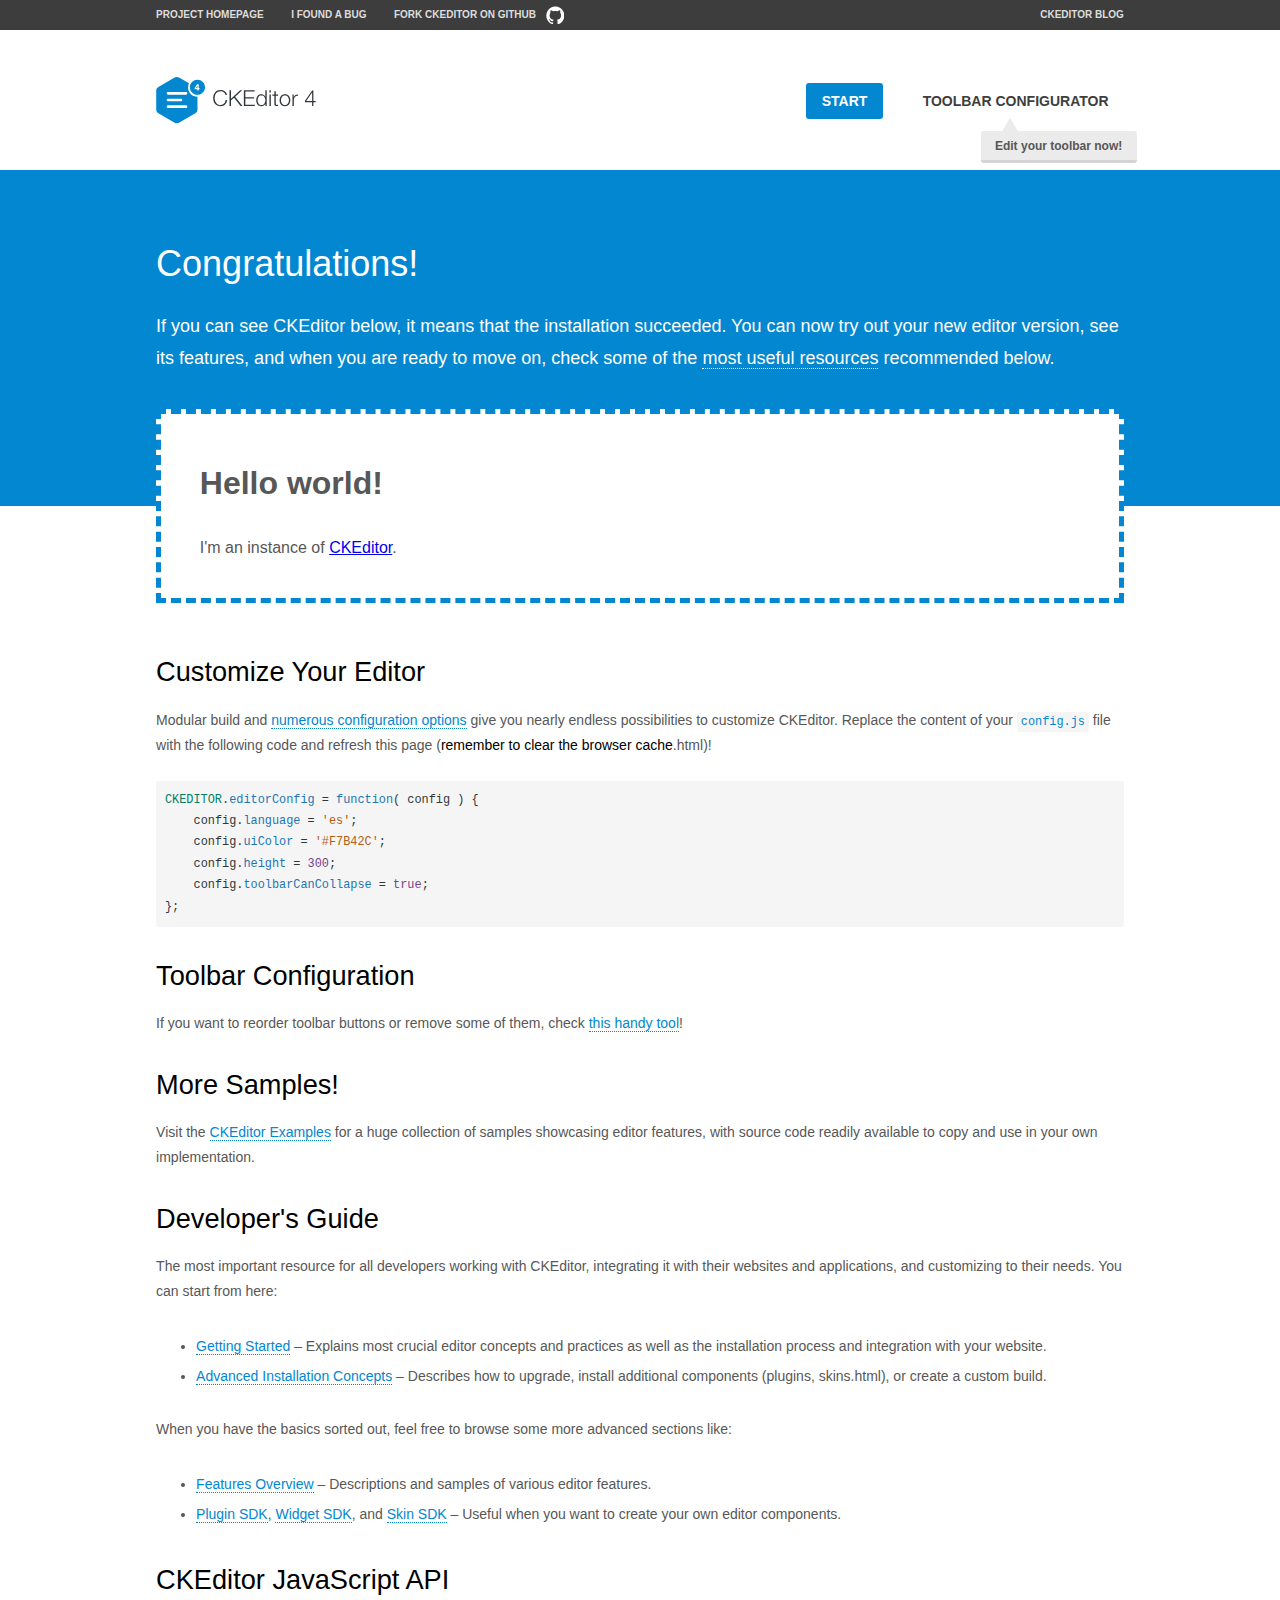
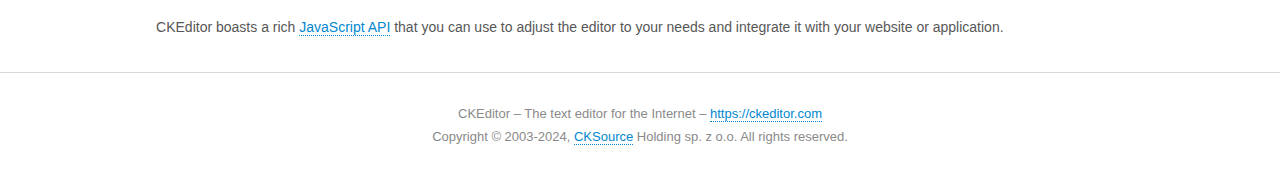
<file: public/ckeditor/samples/index.html>
<!DOCTYPE html>
<!--
Copyright (c) 2003-2024, CKSource Holding sp. z o.o. All rights reserved.
CKEditor 4 LTS ("Long Term Support") is available under the terms of the Extended Support Model.
-->
<html lang="en">
<head>
	<meta charset="utf-8">
	<title>CKEditor Sample</title>
	<script src="../ckeditor.js"></script>
	<script src="js/sample.js"></script>
	<link rel="stylesheet" href="css/samples.css">
	<link rel="stylesheet" href="toolbarconfigurator/lib/codemirror/neo.css">
	<meta name="viewport" content="width=device-width,initial-scale=1">
	<meta name="description" content="Try the latest sample of CKEditor 4 and learn more about customizing your WYSIWYG editor with endless possibilities.">
</head>
<body id="main">

<nav class="navigation-a">
	<div class="grid-container">
		<ul class="navigation-a-left grid-width-70">
			<li><a href="https://ckeditor.com/ckeditor-4/">Project Homepage</a></li>
			<li><a href="https://github.com/ckeditor/ckeditor4/issues">I found a bug</a></li>
			<li><a href="https://github.com/ckeditor/ckeditor4" class="icon-pos-right icon-navigation-a-github">Fork CKEditor on GitHub</a></li>
		</ul>
		<ul class="navigation-a-right grid-width-30">
			<li><a href="https://ckeditor.com/blog/">CKEditor Blog</a></li>
		</ul>
	</div>
</nav>

<header class="header-a">
	<div class="grid-container">
		<h1 class="header-a-logo grid-width-30">
			<a href="index.html"><img src="img/logo.svg" onerror="this.src='img/logo.png'; this.onerror=null;" alt="CKEditor Sample"></a>
		</h1>

		<nav class="navigation-b grid-width-70">
			<ul>
				<li><a href="index.html" class="button-a button-a-background">Start</a></li>
				<li><a href="toolbarconfigurator/index.html" class="button-a">Toolbar configurator <span class="balloon-a balloon-a-nw">Edit your toolbar now!</span></a></li>
			</ul>
		</nav>
	</div>
</header>

<main>
	<div class="adjoined-top">
		<div class="grid-container">
			<div class="content grid-width-100">
				<h1>Congratulations!</h1>
				<p>
					If you can see CKEditor below, it means that the installation succeeded.
					You can now try out your new editor version, see its features, and when you are ready to move on, check some of the <a href="#sample-customize">most useful resources</a> recommended below.
				</p>
			</div>
		</div>
	</div>
	<div class="adjoined-bottom">
		<div class="grid-container">
			<div class="grid-width-100">
				<div id="editor">
					<h1>Hello world!</h1>
					<p>I'm an instance of <a href="https://ckeditor.com">CKEditor</a>.</p>
				</div>
			</div>
		</div>
	</div>

	<div class="grid-container">
		<div class="content grid-width-100">
			<section id="sample-customize">
				<h2>Customize Your Editor</h2>
				<p>Modular build and <a href="https://ckeditor.com/docs/ckeditor4/latest/guide/dev_configuration.html">numerous configuration options</a> give you nearly endless possibilities to customize CKEditor. Replace the content of your <code><a href="../config.js">config.js</a></code> file with the following code and refresh this page (<strong>remember to clear the browser cache</strong>.html)!</p>
		<pre class="cm-s-neo CodeMirror"><code><span style="padding-right: 0.1px;"><span class="cm-variable">CKEDITOR</span>.<span class="cm-property">editorConfig</span> <span class="cm-operator">=</span> <span class="cm-keyword">function</span>( <span class="cm-def">config</span> ) {</span>
<span style="padding-right: 0.1px;"><span class="cm-tab">	</span><span class="cm-variable-2">config</span>.<span class="cm-property">language</span> <span class="cm-operator">=</span> <span class="cm-string">'es'</span>;</span>
<span style="padding-right: 0.1px;"><span class="cm-tab">	</span><span class="cm-variable-2">config</span>.<span class="cm-property">uiColor</span> <span class="cm-operator">=</span> <span class="cm-string">'#F7B42C'</span>;</span>
<span style="padding-right: 0.1px;"><span class="cm-tab">	</span><span class="cm-variable-2">config</span>.<span class="cm-property">height</span> <span class="cm-operator">=</span> <span class="cm-number">300</span>;</span>
<span style="padding-right: 0.1px;"><span class="cm-tab">	</span><span class="cm-variable-2">config</span>.<span class="cm-property">toolbarCanCollapse</span> <span class="cm-operator">=</span> <span class="cm-atom">true</span>;</span>
<span style="padding-right: 0.1px;">};</span></code></pre>
			</section>

			<section>
				<h2>Toolbar Configuration</h2>
				<p>If you want to reorder toolbar buttons or remove some of them, check <a href="toolbarconfigurator/index.html">this handy tool</a>!</p>
			</section>

			<section>
				<h2>More Samples!</h2>
				<p>Visit the <a href="https://ckeditor.com/docs/ckeditor4/latest/examples/index.html">CKEditor Examples</a> for a huge collection of samples showcasing editor features, with source code readily available to copy and use in your own implementation.</p>
			</section>

			<section>
				<h2>Developer's Guide</h2>
				<p>The most important resource for all developers working with CKEditor, integrating it with their websites and applications, and customizing to their needs. You can start from here:</p>
				<ul>
					<li><a href="https://ckeditor.com/docs/ckeditor4/latest/guide/dev_installation.html">Getting Started</a> &ndash; Explains most crucial editor concepts and practices as well as the installation process and integration with your website.</li>
					<li><a href="https://ckeditor.com/docs/ckeditor4/latest/guide/dev_advanced_installation.html">Advanced Installation Concepts</a> &ndash; Describes how to upgrade, install additional components (plugins, skins.html), or create a custom build.</li>
				</ul>
					<p>When you have the basics sorted out, feel free to browse some more advanced sections like:</p>
				<ul>
					<li><a href="https://ckeditor.com/docs/ckeditor4/latest/features/index.html">Features Overview</a> &ndash; Descriptions and samples of various editor features.</li>
					<li><a href="https://ckeditor.com/docs/ckeditor4/latest/guide/plugin_sdk_intro.html">Plugin SDK</a>, <a href="https://ckeditor.com/docs/ckeditor4/latest/guide/widget_sdk_intro.html">Widget SDK</a>, and <a href="https://ckeditor.com/docs/ckeditor4/latest/guide/skin_sdk_intro.html">Skin SDK</a> &ndash; Useful when you want to create your own editor components.</li>
				</ul>
			</section>

			<section>
				<h2>CKEditor JavaScript API</h2>
				<p>CKEditor boasts a rich <a href="https://ckeditor.com/docs/ckeditor4/latest/api/index.html">JavaScript API</a> that you can use to adjust the editor to your needs and integrate it with your website or application.</p>
			</section>
		</div>
	</div>
</main>

<footer class="footer-a grid-container">
	<div class="grid-container">
		<p class="grid-width-100">
			CKEditor &ndash; The text editor for the Internet &ndash; <a class="samples" href="https://ckeditor.com/">https://ckeditor.com</a>
		</p>
		<p class="grid-width-100" id="copy">
			Copyright &copy; 2003-2024, <a class="samples" href="https://cksource.com/">CKSource</a> Holding sp. z o.o. All rights reserved.
		</p>
	</div>
</footer>
<script>
	initSample();
</script>

</body>
</html>
</file>
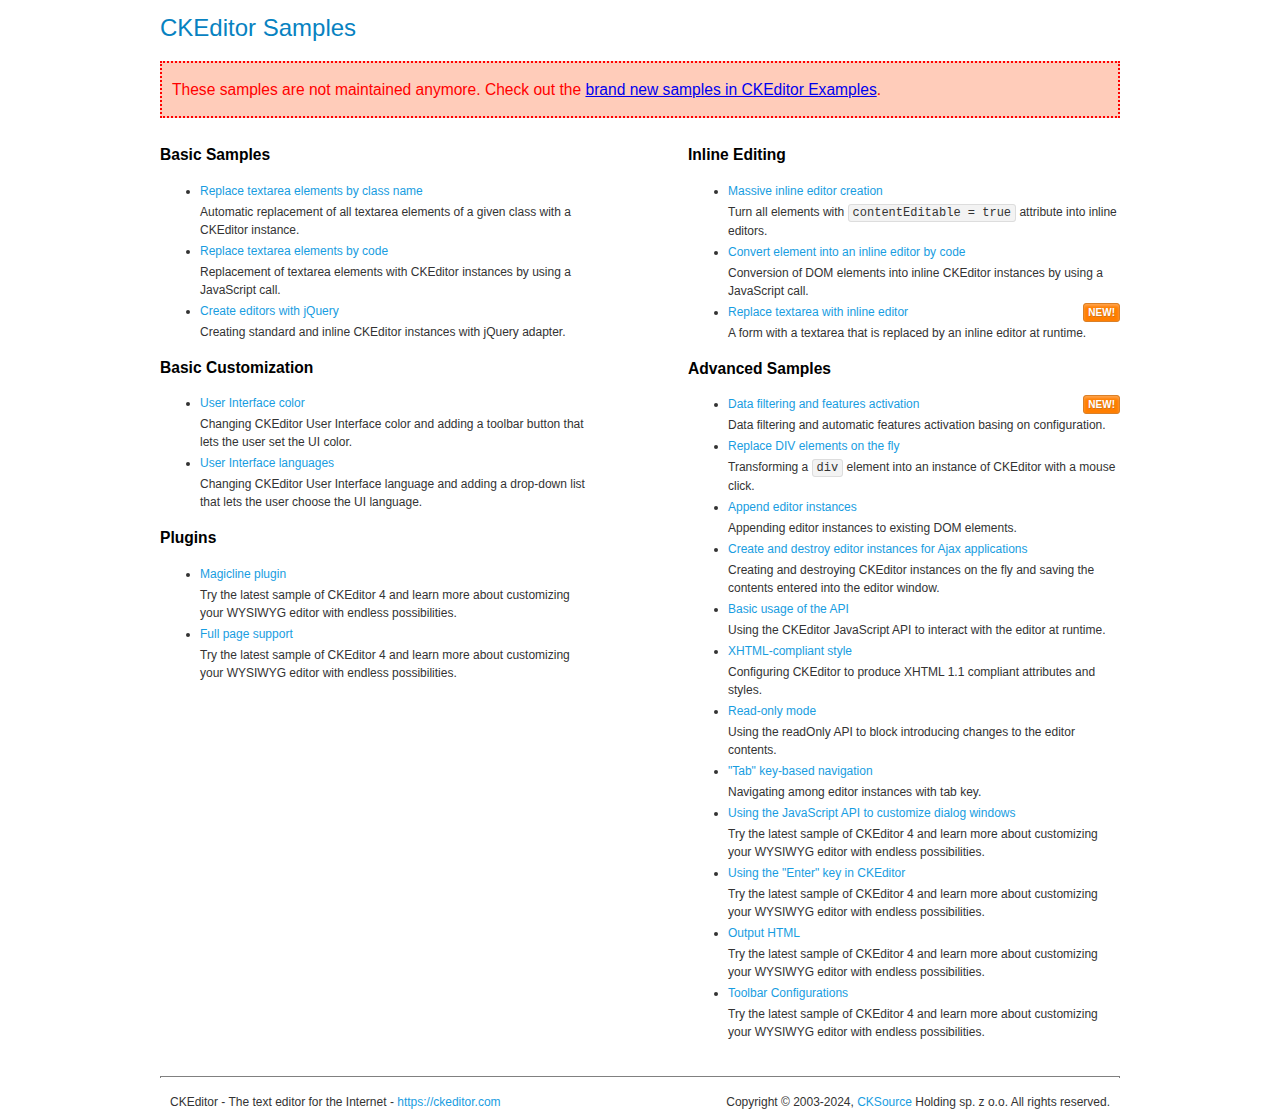
<file: public/ckeditor/samples/old/index.html>
<!DOCTYPE html>
<!--
Copyright (c) 2003-2024, CKSource Holding sp. z o.o. All rights reserved.
CKEditor 4 LTS ("Long Term Support") is available under the terms of the Extended Support Model.
-->
<html lang="en">
<head>
	<meta charset="utf-8">
	<title>CKEditor Samples</title>
	<link rel="stylesheet" href="sample.css">
	<meta name="description" content="Try the latest sample of CKEditor 4 and learn more about customizing your WYSIWYG editor with endless possibilities.">
</head>
<body>
	<h1 class="samples">
		CKEditor Samples
	</h1>
	<div class="warning deprecated">
		These samples are not maintained anymore. Check out the <a href="https://ckeditor.com/docs/ckeditor4/latest/examples/index.html">brand new samples in CKEditor Examples</a>.
	</div>
	<div class="twoColumns">
		<div class="twoColumnsLeft">
			<h2 class="samples">
				Basic Samples
			</h2>
			<dl class="samples">
				<dt><a class="samples" href="replacebyclass.html">Replace textarea elements by class name</a></dt>
				<dd>Automatic replacement of all textarea elements of a given class with a CKEditor instance.</dd>

				<dt><a class="samples" href="replacebycode.html">Replace textarea elements by code</a></dt>
				<dd>Replacement of textarea elements with CKEditor instances by using a JavaScript call.</dd>

				<dt><a class="samples" href="jquery.html">Create editors with jQuery</a></dt>
				<dd>Creating standard and inline CKEditor instances with jQuery adapter.</dd>
			</dl>

			<h2 class="samples">
				Basic Customization
			</h2>
			<dl class="samples">
				<dt><a class="samples" href="uicolor.html">User Interface color</a></dt>
				<dd>Changing CKEditor User Interface color and adding a toolbar button that lets the user set the UI color.</dd>

				<dt><a class="samples" href="uilanguages.html">User Interface languages</a></dt>
				<dd>Changing CKEditor User Interface language and adding a drop-down list that lets the user choose the UI language.</dd>
			</dl>


			<h2 class="samples">Plugins</h2>
<dl class="samples">
<dt><a class="samples" href="magicline/magicline.html">Magicline plugin</a></dt>
<dd>Try the latest sample of CKEditor 4 and learn more about customizing your WYSIWYG editor with endless possibilities.</dd>

<dt><a class="samples" href="wysiwygarea/fullpage.html">Full page support</a></dt>
<dd>Try the latest sample of CKEditor 4 and learn more about customizing your WYSIWYG editor with endless possibilities.</dd>
</dl>
		</div>
		<div class="twoColumnsRight">
			<h2 class="samples">
				Inline Editing
			</h2>
			<dl class="samples">
				<dt><a class="samples" href="inlineall.html">Massive inline editor creation</a></dt>
				<dd>Turn all elements with <code>contentEditable = true</code> attribute into inline editors.</dd>

				<dt><a class="samples" href="inlinebycode.html">Convert element into an inline editor by code</a></dt>
				<dd>Conversion of DOM elements into inline CKEditor instances by using a JavaScript call.</dd>

				<dt><a class="samples" href="inlinetextarea.html">Replace textarea with inline editor</a> <span class="new">New!</span></dt>
				<dd>A form with a textarea that is replaced by an inline editor at runtime.</dd>

				
			</dl>

			<h2 class="samples">
				Advanced Samples
			</h2>
			<dl class="samples">
				<dt><a class="samples" href="datafiltering.html">Data filtering and features activation</a> <span class="new">New!</span></dt>
				<dd>Data filtering and automatic features activation basing on configuration.</dd>

				<dt><a class="samples" href="divreplace.html">Replace DIV elements on the fly</a></dt>
				<dd>Transforming a <code>div</code> element into an instance of CKEditor with a mouse click.</dd>

				<dt><a class="samples" href="appendto.html">Append editor instances</a></dt>
				<dd>Appending editor instances to existing DOM elements.</dd>

				<dt><a class="samples" href="ajax.html">Create and destroy editor instances for Ajax applications</a></dt>
				<dd>Creating and destroying CKEditor instances on the fly and saving the contents entered into the editor window.</dd>

				<dt><a class="samples" href="api.html">Basic usage of the API</a></dt>
				<dd>Using the CKEditor JavaScript API to interact with the editor at runtime.</dd>

				<dt><a class="samples" href="xhtmlstyle.html">XHTML-compliant style</a></dt>
				<dd>Configuring CKEditor to produce XHTML 1.1 compliant attributes and styles.</dd>

				<dt><a class="samples" href="readonly.html">Read-only mode</a></dt>
				<dd>Using the readOnly API to block introducing changes to the editor contents.</dd>

				<dt><a class="samples" href="tabindex.html">"Tab" key-based navigation</a></dt>
				<dd>Navigating among editor instances with tab key.</dd>


				
<dt><a class="samples" href="dialog/dialog.html">Using the JavaScript API to customize dialog windows</a></dt>
<dd>Try the latest sample of CKEditor 4 and learn more about customizing your WYSIWYG editor with endless possibilities.</dd>

<dt><a class="samples" href="enterkey/enterkey.html">Using the &quot;Enter&quot; key in CKEditor</a></dt>
<dd>Try the latest sample of CKEditor 4 and learn more about customizing your WYSIWYG editor with endless possibilities.</dd>

<dt><a class="samples" href="htmlwriter/outputhtml.html">Output HTML</a></dt>
<dd>Try the latest sample of CKEditor 4 and learn more about customizing your WYSIWYG editor with endless possibilities.</dd>

<dt><a class="samples" href="toolbar/toolbar.html">Toolbar Configurations</a></dt>
<dd>Try the latest sample of CKEditor 4 and learn more about customizing your WYSIWYG editor with endless possibilities.</dd>

			</dl>
		</div>
	</div>
	<div id="footer">
		<hr>
		<p>
			CKEditor - The text editor for the Internet - <a class="samples" href="https://ckeditor.com/">https://ckeditor.com</a>
		</p>
		<p id="copy">
			Copyright &copy; 2003-2024, <a class="samples" href="https://cksource.com/">CKSource</a> Holding sp. z o.o. All rights reserved.
		</p>
	</div>
</body>
</html>
</file>
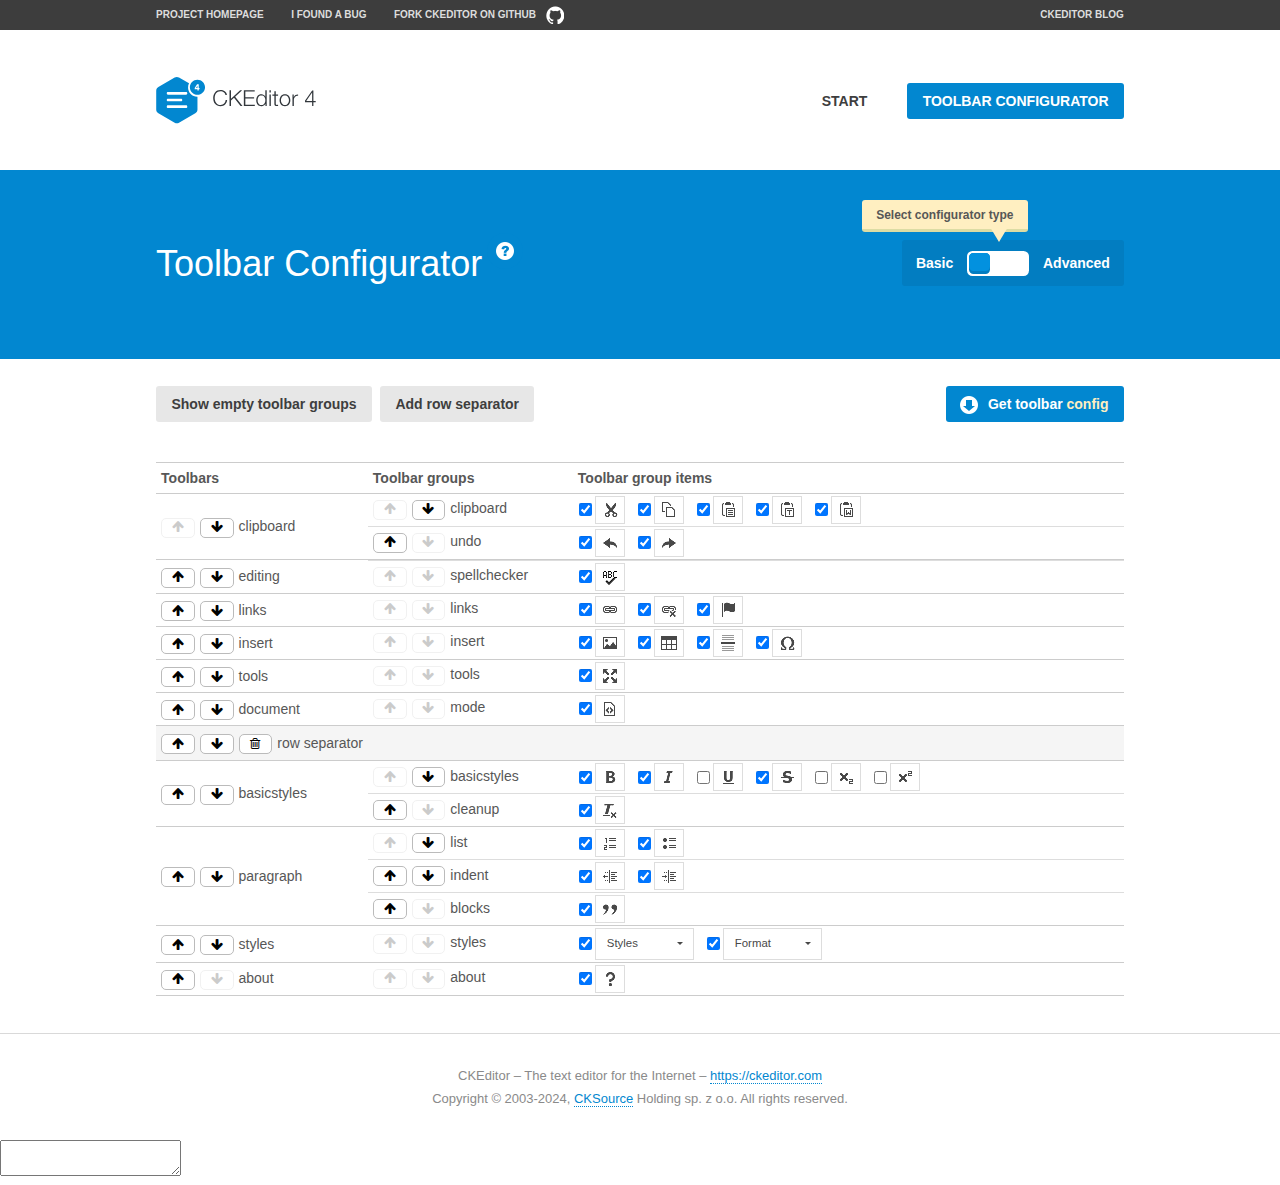
<file: public/ckeditor/samples/toolbarconfigurator/index.html>
<!DOCTYPE html>
<!--
Copyright (c) 2003-2024, CKSource Holding sp. z o.o. All rights reserved.
CKEditor 4 LTS ("Long Term Support") is available under the terms of the Extended Support Model.
-->
<!--[if IE 8]><html class="ie8"><![endif]-->
<!--[if gt IE 8]><html><![endif]-->
<!--[if !IE]><!--><html lang="en"><!--<![endif]-->
<head>
	<meta charset="utf-8">
	<title>Toolbar Configurator</title>
	<script src="../../ckeditor.js"></script>
	<script>
		if ( CKEDITOR.env.ie && CKEDITOR.env.version < 9 )
			CKEDITOR.tools.enableHtml5Elements( document );
	</script>
	<link rel="stylesheet" href="lib/codemirror/codemirror.css">
	<link rel="stylesheet" href="lib/codemirror/show-hint.css">
	<link rel="stylesheet" href="lib/codemirror/neo.css">
	<link rel="stylesheet" href="css/fontello.css">
	<link rel="stylesheet" href="../css/samples.css">
	<meta name="description" content="Try the latest sample of CKEditor 4 and learn more about customizing your WYSIWYG editor with endless possibilities.">
</head>
<body id="toolbar">

<nav class="navigation-a">
	<div class="grid-container">
		<ul class="navigation-a-left grid-width-70">
			<li><a href="https://ckeditor.com/ckeditor-4/">Project Homepage</a></li>
			<li><a href="https://github.com/ckeditor/ckeditor4/issues">I found a bug</a></li>
			<li><a href="https://github.com/ckeditor/ckeditor4" class="icon-pos-right icon-navigation-a-github">Fork CKEditor on GitHub</a></li>
		</ul>
		<ul class="navigation-a-right grid-width-30">
			<li><a href="https://ckeditor.com/blog/">CKEditor Blog</a></li>
		</ul>
	</div>
</nav>

<header class="header-a">
	<div class="grid-container">
		<h1 class="header-a-logo grid-width-30">
			<a href="../index.html"><img src="../img/logo.svg" onerror="this.src='../img/logo.png'; this.onerror=null;" alt="CKEditor Logo"></a>
		</h1>
		<nav class="navigation-b grid-width-70">
			<ul>
				<li><a href="../index.html"  class="button-a">Start</a></li>
				<li><a href="index.html"  class="button-a button-a-background">Toolbar configurator</a></li>
			</ul>
		</nav>
	</div>
</header>

<main>
	<div class="adjoined-top">
		<div class="grid-container">
			<div class="content grid-width-100">
				<div class="grid-container-nested">
					<h1 class="grid-width-60">
						Toolbar Configurator
						<a href="#help-content" type="button" title="Configurator help" id="help" class="button-a button-a-background button-a-no-text icon-pos-left icon-question-mark">Help</a>
					</h1>

					<div class="grid-width-40 grid-switch-magic">
						<div class="switch">
							<span class="balloon-a balloon-a-se">Select configurator type</span>
							<input type="radio" name="radio" data-num="1" id="radio-basic" />
							<input type="radio" name="radio" data-num="2" id="radio-advanced" />
							<label data-for="1" for="radio-basic">Basic</label>
							<span class="switch-inner">
								<span class="handler"></span>
							</span>
							<label data-for="2" for="radio-advanced">Advanced</label>
						</div>
					</div>
				</div>
			</div>
		</div>
	</div>
	<div class="adjoined-bottom">
		<div class="grid-container">
			<div class="grid-width-100">
				<div class="editors-container">
					<div id="editor-basic"></div>
					<div id="editor-advanced"></div>
				</div>
			</div>
		</div>
	</div>

	<div class="grid-container configurator">
		<div class="content grid-width-100">
			<div class="configurator">
				<div>
					<div id="toolbarModifierWrapper"></div>
				</div>
			</div>
		</div>
	</div>

	<div id="help-content">
		<div class="grid-container">
			<div class="grid-width-100">
				<h2>What Am I Doing Here?</h2>

				<div class="grid-container grid-container-nested">
					<div class="basic">
						<div class="grid-width-50">
							<p>Arrange <a href="https://ckeditor.com/docs/ckeditor4/latest/api/CKEDITOR_config.html#cfg-toolbarGroups">toolbar groups</a>, toggle <a href="https://ckeditor.com/docs/ckeditor4/latest/api/CKEDITOR_config.html#cfg-removeButtons">button visibility</a> according to your needs and get your toolbar configuration.</p>
							<p>You can replace the content of the <a href="../../config.js"><code>config.js</code></a> file with the generated configuration. If you already set some configuration options you will need to merge both configurations.</p>
						</div>
						<div class="grid-width-50">
							<p>Read more about different ways of <a href="https://ckeditor.com/docs/ckeditor4/latest/guide/dev_configuration.html">setting configuration</a> and do not forget about <strong>clearing browser cache</strong>.</p>
							<p>Arranging toolbar groups is the recommended way of configuring the toolbar, but if you need more freedom you can use the <a href="#advanced">advanced configurator</a>.</p>
						</div>
					</div>
					<div class="advanced" style="display: none;">
						<div class="grid-width-50">
							<p>With this code editor you can edit your <a href="https://ckeditor.com/docs/ckeditor4/latest/api/CKEDITOR_config.html#cfg-toolbar">toolbar configuration</a> live.</p>
							<p>You can replace the content of the <a href="../../config.js"><code>config.js</code></a> file with the generated configuration. If you already set some configuration options you will need to merge both configurations.</p>
						</div>
						<div class="grid-width-50">
							<p>Read more about different ways of <a href="https://ckeditor.com/docs/ckeditor4/latest/guide/dev_configuration.html">setting configuration</a> and do not forget about <strong>clearing browser cache</strong>.</p>
						</div>
					</div>
				</div>

				<p class="grid-container grid-container-nested">
					<button type="button" class="help-content-close grid-width-100 button-a button-a-background">Got it. Let's play!</button>
				</p>
			</div>
		</div>
	</div>
</main>

<footer class="footer-a grid-container">
	<p class="grid-width-100">
		CKEditor &ndash; The text editor for the Internet &ndash; <a class="samples" href="https://ckeditor.com/">https://ckeditor.com</a>
	</p>
	<p class="grid-width-100" id="copy">
		Copyright &copy; 2003-2024, <a class="samples" href="https://cksource.com/">CKSource</a> Holding sp. z o.o. All rights reserved.
	</p>
</footer>

<script src="lib/codemirror/codemirror.js"></script>
<script src="lib/codemirror/javascript.js"></script>
<script src="lib/codemirror/show-hint.js"></script>

<script src="js/fulltoolbareditor.js"></script>
<script src="js/abstracttoolbarmodifier.js"></script>
<script src="js/toolbarmodifier.js"></script>
<script src="js/toolbartextmodifier.js"></script>
<script src="../js/sf.js"></script>

<script>
	( function() {
		'use strict';

		var mode = ( window.location.hash.substr( 1 ) === 'advanced' ) ? 'advanced' : 'basic',
			configuratorSection = CKEDITOR.document.findOne( 'main > .grid-container.configurator' ),
			basicInstruction = CKEDITOR.document.findOne( '#help-content .basic' ),
			advancedInstruction = CKEDITOR.document.findOne( '#help-content .advanced' ),

			// Configurator mode switcher.
			modeSwitchBasic = CKEDITOR.document.getById( 'radio-basic' ),
			modeSwitchAdvanced = CKEDITOR.document.getById( 'radio-advanced' );

		// Initial setup
		function updateSwitcher() {
			if ( mode === 'advanced' ) {
				modeSwitchAdvanced.$.checked = true;
			} else {
				modeSwitchBasic.$.checked = true;
			}
		}

		updateSwitcher();

		CKEDITOR.document.getWindow().on( 'hashchange', function( e ) {
			var hash = window.location.hash.substr( 1 );
			if ( !( hash === 'advanced' || hash === 'basic' ) ) {
				return;
			}
			mode = hash;
			onToolbarsDone( mode );
		} );

		CKEDITOR.document.getWindow().on( 'resize', function() {
			updateToolbar( ( mode === 'basic' ? toolbarModifier : toolbarTextModifier )[ 'editorInstance' ] );
		} );

		function onRefresh( modifier ) {
			modifier = modifier || this;

			if ( mode === 'basic' && modifier instanceof ToolbarConfigurator.ToolbarTextModifier ) {
				return;
			}

			// CodeMirror container becomes visible, so we need to refresh and to avoid rendering problems.
			if ( mode === 'advanced' && modifier instanceof ToolbarConfigurator.ToolbarTextModifier ) {
				modifier.codeContainer.refresh();
			}

			updateToolbar( modifier.editorInstance );
		}

		function updateToolbar( editor ) {
			var editorContainer = editor.container;

			// Not always editor is loaded.
			if ( !editorContainer ) {
				return;
			}

			var displayStyle = editorContainer.getStyle( 'display' );

			editorContainer.setStyle( 'display', 'block' );

			var newHeight = editorContainer.getSize( 'height' );

			var newMarginTop = parseInt( editorContainer.getComputedStyle( 'margin-top' ), 10 );
			newMarginTop = ( isNaN( newMarginTop ) ? 0 : Number( newMarginTop ) );

			var newMarginBottom = parseInt( editorContainer.getComputedStyle( 'margin-bottom' ), 10 );
			newMarginBottom = ( isNaN( newMarginBottom ) ? 0 : Number( newMarginBottom ) );

			var result = newHeight + newMarginTop + newMarginBottom;

			editorContainer.setStyle( 'display', displayStyle );

			editor.container.getAscendant( 'div' ).setStyle( 'height', result + 'px' );
		}

		var toolbarModifier = new ToolbarConfigurator.ToolbarModifier( 'editor-basic' );

		var done = 0;
		toolbarModifier.init( onToolbarInit );
		toolbarModifier.onRefresh = onRefresh;

		CKEDITOR.document.getById( 'toolbarModifierWrapper' ).append( toolbarModifier.mainContainer );

		var toolbarTextModifier = new ToolbarConfigurator.ToolbarTextModifier( 'editor-advanced' );
		toolbarTextModifier.init( onToolbarInit );
		toolbarTextModifier.onRefresh = onRefresh;

		function onToolbarInit() {
			if ( ++done === 2 ) {
				onToolbarsDone();

				positionSticky.watch( CKEDITOR.document.findOne( '.toolbar' ), function() {
					return mode === 'advanced';
				} );
			}
		}

		function onToolbarsDone() {
			if ( mode === 'basic' ) {
				toggleModeBasic( false );
			} else {
				toggleModeAdvanced( false );
			}

			updateSwitcher();

			setTimeout( function() {
				CKEDITOR.document.findOne( '.editors-container' ).addClass( 'active' );
				CKEDITOR.document.findOne( '#toolbarModifierWrapper' ).addClass( 'active' );
			}, 200 );
		}

		CKEDITOR.document.getById( 'toolbarModifierWrapper' ).append( toolbarTextModifier.mainContainer );

		function toogleModeSwitch( onElement, offElement, onModifier, offModifier ) {
			onElement.addClass( 'fancy-button-active' );
			offElement.removeClass( 'fancy-button-active' );

			onModifier.showUI();
			offModifier.hideUI();
		}

		function toggleModeBasic( callOnRefresh ) {
			callOnRefresh = ( callOnRefresh !== false );
			mode = 'basic';
			window.location.hash = '#basic';
			toogleModeSwitch( modeSwitchBasic, modeSwitchAdvanced, toolbarModifier, toolbarTextModifier );

			configuratorSection.removeClass( 'freed-width' );
			basicInstruction.show();
			advancedInstruction.hide();

			callOnRefresh && onRefresh( toolbarModifier );
		}

		function toggleModeAdvanced( callOnRefresh ) {
			callOnRefresh = ( callOnRefresh !== false );
			mode = 'advanced';
			window.location.hash = '#advanced';
			toogleModeSwitch( modeSwitchAdvanced, modeSwitchBasic, toolbarTextModifier, toolbarModifier );

			configuratorSection.addClass( 'freed-width' );
			advancedInstruction.show();
			basicInstruction.hide();

			callOnRefresh && onRefresh( toolbarTextModifier );
		}

		modeSwitchBasic.on( 'click', toggleModeBasic );
		modeSwitchAdvanced.on( 'click', toggleModeAdvanced );

		//
		// Position:sticky for the toolbar.
		//

		// Will make elements behave like they were styled with position:sticky.
		var positionSticky = {
			// Store object: {
			// 		element: CKEDITOR.dom.element, // Element which will float.
			// 		placeholder: CKEDITOR.dom.element, // Placeholder which is place to prevent page bounce.
			// 		isFixed: boolean // Whether element float now.
			// }
			watched: [],

			active: [],

			staticContainer: null,

			init: function() {
				var element = CKEDITOR.dom.element.createFromHtml(
					'<div class="staticContainer">' +
						'<div class="grid-container" >' +
							'<div class="grid-width-100">' +
								'<div class="inner"></div>' +
							'</div>' +
						'</div>' +
					'</div>' );

				this.staticContainer = element.findOne( '.inner' );

				CKEDITOR.document.getBody().append( element );
			},

			watch: function( element, preventFunc ) {
				this.watched.push( {
					element: element,
					placeholder: new CKEDITOR.dom.element( 'div' ),
					isFixed: false,
					preventFunc: preventFunc
				} );
			},

			checkAll: function() {
				for ( var i = 0; i < this.watched.length; i++ ) {
					this.check( this.watched[ i ] );
				}
			},

			check: function( element ) {
				var isFixed = element.isFixed;
				var shouldBeFixed = this.shouldBeFixed( element );

				// Nothing to be done.
				if ( isFixed === shouldBeFixed ) {
					return;
				}

				var placeholder = element.placeholder;

				if ( isFixed ) {
					// Unfixing.

					element.element.insertBefore( placeholder );
					placeholder.remove();

					element.element.removeStyle( 'margin' );

					this.active.splice( CKEDITOR.tools.indexOf( this.active, element ), 1 );

				} else {
					// Fixing.
					placeholder.setStyle( 'width', element.element.getSize( 'width' ) + 'px' );
					placeholder.setStyle( 'height', element.element.getSize( 'height' ) + 'px' );
					placeholder.setStyle( 'margin-bottom', element.element.getComputedStyle( 'margin-bottom' ) );
					placeholder.setStyle( 'display', element.element.getComputedStyle( 'display' ) );
					placeholder.insertAfter( element.element );

					this.staticContainer.append( element.element );

					this.active.push( element );
				}

				element.isFixed = !element.isFixed;
			},

			shouldBeFixed: function( element ) {
				if ( element.preventFunc && element.preventFunc() ) {
					return false;
				}

				// If element is already fixed we are checking it's placeholder.
				var related = ( element.isFixed ? element.placeholder : element.element ),
					clientRect = related.$.getBoundingClientRect(),
					staticHeight = this.staticContainer.getSize('height' ),
					elemHeight = element.element.getSize( 'height' );

				if ( element.isFixed ) {
					return ( clientRect.top + elemHeight < staticHeight );
				} else {
					return ( clientRect.top < staticHeight );
				}
			}
		};

		positionSticky.init();

		CKEDITOR.document.getWindow().on( 'scroll',
			CKEDITOR.tools.eventsBuffer( 100, positionSticky.checkAll, positionSticky ).input
		);

		// Make the toolbar sticky.
		positionSticky.watch( CKEDITOR.document.findOne( '.editors-container' ) );

		// Help button and help-content.
		( function() {
			var helpButton = CKEDITOR.document.getById( 'help' ),
				helpContent = CKEDITOR.document.getById( 'help-content' );

			// Don't show help button on IE8 because it's unsupported by Pico Modal.
			if ( CKEDITOR.env.ie && CKEDITOR.env.version == 8 ) {
				helpButton.hide();
			} else {
				// Display help modal when the button is clicked.
				helpButton.on( 'click', function( evt ) {
					SF.modal( {
						// Clone modal content from DOM.
						content: helpContent.getHtml(),

						afterCreate: function( modal ) {
							// Enable modal content button to close the modal.
							new CKEDITOR.dom.element( modal.modalElem() ).findOne( '.help-content-close' ).once( 'click', modal.close );
						}
					} ).show();
				} );
			}
		} )();
	} )();
</script>
</body>
</html>
</file>
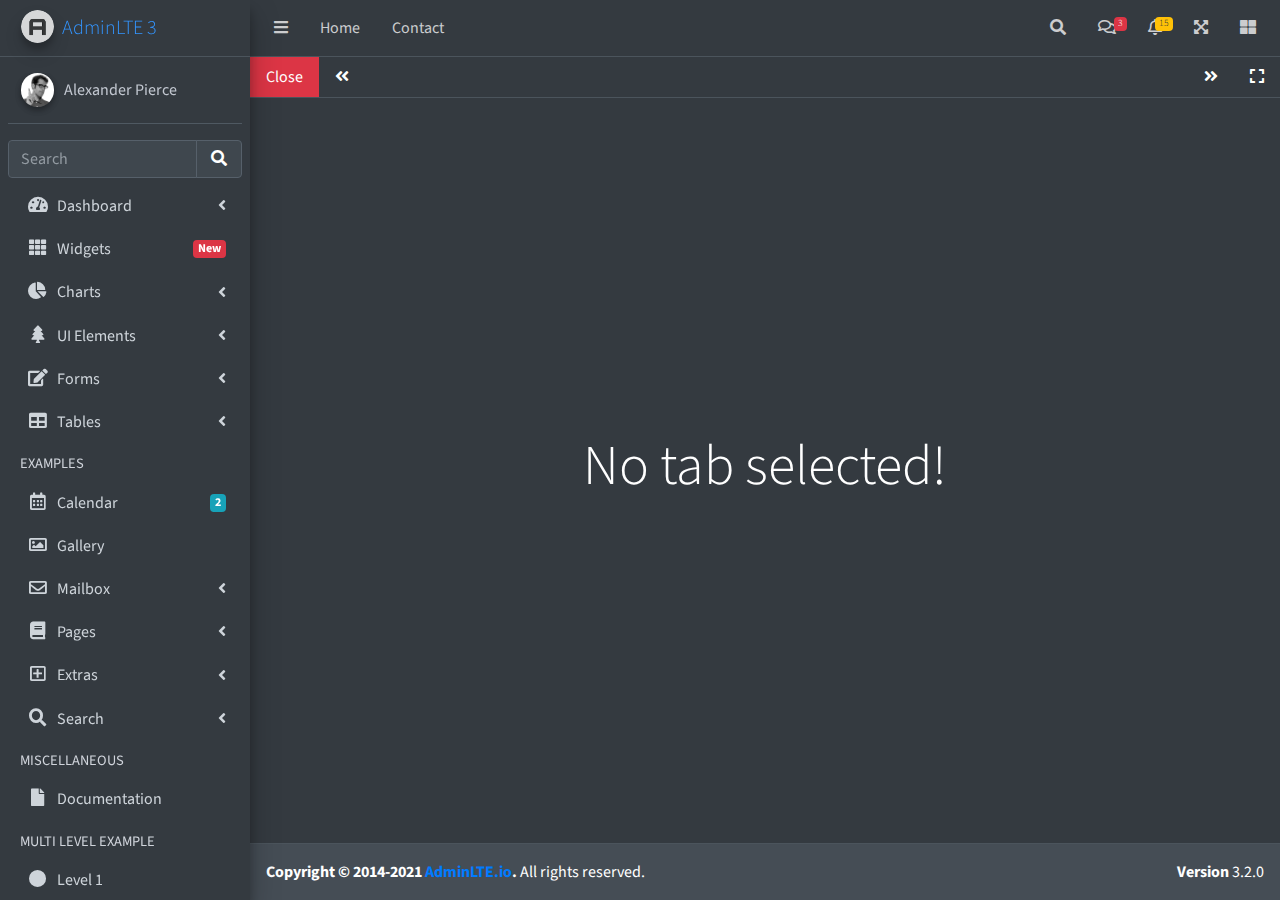
<file: public/lte/iframe-dark.html>
<!DOCTYPE html>
<html lang="en">
<head>
  <meta charset="utf-8">
  <meta name="viewport" content="width=device-width, initial-scale=1">
  <title>AdminLTE 3 | Tabbed IFrames</title>

  <!-- Google Font: Source Sans Pro -->
  <link rel="stylesheet" href="https://fonts.googleapis.com/css?family=Source+Sans+Pro:300,400,400i,700&display=fallback">
  <!-- Font Awesome -->
  <link rel="stylesheet" href="plugins/fontawesome-free/css/all.min.css">
  <!-- Theme style -->
  <link rel="stylesheet" href="dist/css/adminlte.min.css">
  <!-- overlayScrollbars -->
  <link rel="stylesheet" href="plugins/overlayScrollbars/css/OverlayScrollbars.min.css">
</head>
<body class="hold-transition sidebar-mini layout-fixed dark-mode" data-panel-auto-height-mode="height">
<div class="wrapper">

  <!-- Navbar -->
  <nav class="main-header navbar navbar-expand navbar-dark">
    <!-- Left navbar links -->
    <ul class="navbar-nav">
      <li class="nav-item">
        <a class="nav-link" data-widget="pushmenu" href="#" role="button"><i class="fas fa-bars"></i></a>
      </li>
      <li class="nav-item d-none d-sm-inline-block">
        <a href="index3.html" class="nav-link">Home</a>
      </li>
      <li class="nav-item d-none d-sm-inline-block">
        <a href="#" class="nav-link">Contact</a>
      </li>
    </ul>

    <!-- Right navbar links -->
    <ul class="navbar-nav ml-auto">
      <!-- Navbar Search -->
      <li class="nav-item">
        <a class="nav-link" data-widget="navbar-search" href="#" role="button">
          <i class="fas fa-search"></i>
        </a>
        <div class="navbar-search-block">
          <form class="form-inline">
            <div class="input-group input-group-sm">
              <input class="form-control form-control-navbar" type="search" placeholder="Search" aria-label="Search">
              <div class="input-group-append">
                <button class="btn btn-navbar" type="submit">
                  <i class="fas fa-search"></i>
                </button>
                <button class="btn btn-navbar" type="button" data-widget="navbar-search">
                  <i class="fas fa-times"></i>
                </button>
              </div>
            </div>
          </form>
        </div>
      </li>

      <!-- Messages Dropdown Menu -->
      <li class="nav-item dropdown">
        <a class="nav-link" data-toggle="dropdown" href="#">
          <i class="far fa-comments"></i>
          <span class="badge badge-danger navbar-badge">3</span>
        </a>
        <div class="dropdown-menu dropdown-menu-lg dropdown-menu-right">
          <a href="#" class="dropdown-item">
            <!-- Message Start -->
            <div class="media">
              <img src="dist/img/user1-128x128.jpg" alt="User Avatar" class="img-size-50 mr-3 img-circle">
              <div class="media-body">
                <h3 class="dropdown-item-title">
                  Brad Diesel
                  <span class="float-right text-sm text-danger"><i class="fas fa-star"></i></span>
                </h3>
                <p class="text-sm">Call me whenever you can...</p>
                <p class="text-sm text-muted"><i class="far fa-clock mr-1"></i> 4 Hours Ago</p>
              </div>
            </div>
            <!-- Message End -->
          </a>
          <div class="dropdown-divider"></div>
          <a href="#" class="dropdown-item">
            <!-- Message Start -->
            <div class="media">
              <img src="dist/img/user8-128x128.jpg" alt="User Avatar" class="img-size-50 img-circle mr-3">
              <div class="media-body">
                <h3 class="dropdown-item-title">
                  John Pierce
                  <span class="float-right text-sm text-muted"><i class="fas fa-star"></i></span>
                </h3>
                <p class="text-sm">I got your message bro</p>
                <p class="text-sm text-muted"><i class="far fa-clock mr-1"></i> 4 Hours Ago</p>
              </div>
            </div>
            <!-- Message End -->
          </a>
          <div class="dropdown-divider"></div>
          <a href="#" class="dropdown-item">
            <!-- Message Start -->
            <div class="media">
              <img src="dist/img/user3-128x128.jpg" alt="User Avatar" class="img-size-50 img-circle mr-3">
              <div class="media-body">
                <h3 class="dropdown-item-title">
                  Nora Silvester
                  <span class="float-right text-sm text-warning"><i class="fas fa-star"></i></span>
                </h3>
                <p class="text-sm">The subject goes here</p>
                <p class="text-sm text-muted"><i class="far fa-clock mr-1"></i> 4 Hours Ago</p>
              </div>
            </div>
            <!-- Message End -->
          </a>
          <div class="dropdown-divider"></div>
          <a href="#" class="dropdown-item dropdown-footer">See All Messages</a>
        </div>
      </li>
      <!-- Notifications Dropdown Menu -->
      <li class="nav-item dropdown">
        <a class="nav-link" data-toggle="dropdown" href="#">
          <i class="far fa-bell"></i>
          <span class="badge badge-warning navbar-badge">15</span>
        </a>
        <div class="dropdown-menu dropdown-menu-lg dropdown-menu-right">
          <span class="dropdown-item dropdown-header">15 Notifications</span>
          <div class="dropdown-divider"></div>
          <a href="#" class="dropdown-item">
            <i class="fas fa-envelope mr-2"></i> 4 new messages
            <span class="float-right text-muted text-sm">3 mins</span>
          </a>
          <div class="dropdown-divider"></div>
          <a href="#" class="dropdown-item">
            <i class="fas fa-users mr-2"></i> 8 friend requests
            <span class="float-right text-muted text-sm">12 hours</span>
          </a>
          <div class="dropdown-divider"></div>
          <a href="#" class="dropdown-item">
            <i class="fas fa-file mr-2"></i> 3 new reports
            <span class="float-right text-muted text-sm">2 days</span>
          </a>
          <div class="dropdown-divider"></div>
          <a href="#" class="dropdown-item dropdown-footer">See All Notifications</a>
        </div>
      </li>
      <li class="nav-item">
        <a class="nav-link" data-widget="fullscreen" href="#" role="button">
          <i class="fas fa-expand-arrows-alt"></i>
        </a>
      </li>
      <li class="nav-item">
        <a class="nav-link" data-widget="control-sidebar" data-slide="true" href="#" role="button">
          <i class="fas fa-th-large"></i>
        </a>
      </li>
    </ul>
  </nav>
  <!-- /.navbar -->

  <!-- Main Sidebar Container -->
  <aside class="main-sidebar sidebar-dark-primary elevation-4">
    <!-- Brand Logo -->
    <a href="index3.html" class="brand-link">
      <img src="dist/img/AdminLTELogo.png" alt="AdminLTE Logo" class="brand-image img-circle elevation-3" style="opacity: .8">
      <span class="brand-text font-weight-light">AdminLTE 3</span>
    </a>

    <!-- Sidebar -->
    <div class="sidebar">
      <!-- Sidebar user panel (optional) -->
      <div class="user-panel mt-3 pb-3 mb-3 d-flex">
        <div class="image">
          <img src="dist/img/user2-160x160.jpg" class="img-circle elevation-2" alt="User Image">
        </div>
        <div class="info">
          <a href="#" class="d-block">Alexander Pierce</a>
        </div>
      </div>

      <!-- SidebarSearch Form -->
      <div class="form-inline">
        <div class="input-group" data-widget="sidebar-search">
          <input class="form-control form-control-sidebar" type="search" placeholder="Search" aria-label="Search">
          <div class="input-group-append">
            <button class="btn btn-sidebar">
              <i class="fas fa-search fa-fw"></i>
            </button>
          </div>
        </div>
      </div>

      <!-- Sidebar Menu -->
      <nav class="mt-2">
        <ul class="nav nav-pills nav-sidebar flex-column" data-widget="treeview" role="menu" data-accordion="false">
          <!-- Add icons to the links using the .nav-icon class
               with font-awesome or any other icon font library -->
          <li class="nav-item">
            <a href="#" class="nav-link">
              <i class="nav-icon fas fa-tachometer-alt"></i>
              <p>
                Dashboard
                <i class="right fas fa-angle-left"></i>
              </p>
            </a>
            <ul class="nav nav-treeview">
              <li class="nav-item">
                <a href="./index.html" class="nav-link">
                  <i class="far fa-circle nav-icon"></i>
                  <p>Dashboard v1</p>
                </a>
              </li>
              <li class="nav-item">
                <a href="./index2.html" class="nav-link">
                  <i class="far fa-circle nav-icon"></i>
                  <p>Dashboard v2</p>
                </a>
              </li>
              <li class="nav-item">
                <a href="./index3.html" class="nav-link">
                  <i class="far fa-circle nav-icon"></i>
                  <p>Dashboard v3</p>
                </a>
              </li>
            </ul>
          </li>
          <li class="nav-item">
            <a href="pages/widgets.html" class="nav-link">
              <i class="nav-icon fas fa-th"></i>
              <p>
                Widgets
                <span class="right badge badge-danger">New</span>
              </p>
            </a>
          </li>
          <li class="nav-item">
            <a href="#" class="nav-link">
              <i class="nav-icon fas fa-chart-pie"></i>
              <p>
                Charts
                <i class="right fas fa-angle-left"></i>
              </p>
            </a>
            <ul class="nav nav-treeview">
              <li class="nav-item">
                <a href="pages/charts/chartjs.html" class="nav-link">
                  <i class="far fa-circle nav-icon"></i>
                  <p>ChartJS</p>
                </a>
              </li>
              <li class="nav-item">
                <a href="pages/charts/flot.html" class="nav-link">
                  <i class="far fa-circle nav-icon"></i>
                  <p>Flot</p>
                </a>
              </li>
              <li class="nav-item">
                <a href="pages/charts/inline.html" class="nav-link">
                  <i class="far fa-circle nav-icon"></i>
                  <p>Inline</p>
                </a>
              </li>
            </ul>
          </li>
          <li class="nav-item">
            <a href="#" class="nav-link">
              <i class="nav-icon fas fa-tree"></i>
              <p>
                UI Elements
                <i class="fas fa-angle-left right"></i>
              </p>
            </a>
            <ul class="nav nav-treeview">
              <li class="nav-item">
                <a href="pages/UI/general.html" class="nav-link">
                  <i class="far fa-circle nav-icon"></i>
                  <p>General</p>
                </a>
              </li>
              <li class="nav-item">
                <a href="pages/UI/icons.html" class="nav-link">
                  <i class="far fa-circle nav-icon"></i>
                  <p>Icons</p>
                </a>
              </li>
              <li class="nav-item">
                <a href="pages/UI/buttons.html" class="nav-link">
                  <i class="far fa-circle nav-icon"></i>
                  <p>Buttons</p>
                </a>
              </li>
              <li class="nav-item">
                <a href="pages/UI/sliders.html" class="nav-link">
                  <i class="far fa-circle nav-icon"></i>
                  <p>Sliders</p>
                </a>
              </li>
              <li class="nav-item">
                <a href="pages/UI/modals.html" class="nav-link">
                  <i class="far fa-circle nav-icon"></i>
                  <p>Modals & Alerts</p>
                </a>
              </li>
              <li class="nav-item">
                <a href="pages/UI/navbar.html" class="nav-link">
                  <i class="far fa-circle nav-icon"></i>
                  <p>Navbar & Tabs</p>
                </a>
              </li>
              <li class="nav-item">
                <a href="pages/UI/timeline.html" class="nav-link">
                  <i class="far fa-circle nav-icon"></i>
                  <p>Timeline</p>
                </a>
              </li>
              <li class="nav-item">
                <a href="pages/UI/ribbons.html" class="nav-link">
                  <i class="far fa-circle nav-icon"></i>
                  <p>Ribbons</p>
                </a>
              </li>
            </ul>
          </li>
          <li class="nav-item">
            <a href="#" class="nav-link">
              <i class="nav-icon fas fa-edit"></i>
              <p>
                Forms
                <i class="fas fa-angle-left right"></i>
              </p>
            </a>
            <ul class="nav nav-treeview">
              <li class="nav-item">
                <a href="pages/forms/general.html" class="nav-link">
                  <i class="far fa-circle nav-icon"></i>
                  <p>General Elements</p>
                </a>
              </li>
              <li class="nav-item">
                <a href="pages/forms/advanced.html" class="nav-link">
                  <i class="far fa-circle nav-icon"></i>
                  <p>Advanced Elements</p>
                </a>
              </li>
              <li class="nav-item">
                <a href="pages/forms/editors.html" class="nav-link">
                  <i class="far fa-circle nav-icon"></i>
                  <p>Editors</p>
                </a>
              </li>
              <li class="nav-item">
                <a href="pages/forms/validation.html" class="nav-link">
                  <i class="far fa-circle nav-icon"></i>
                  <p>Validation</p>
                </a>
              </li>
            </ul>
          </li>
          <li class="nav-item">
            <a href="#" class="nav-link">
              <i class="nav-icon fas fa-table"></i>
              <p>
                Tables
                <i class="fas fa-angle-left right"></i>
              </p>
            </a>
            <ul class="nav nav-treeview">
              <li class="nav-item">
                <a href="pages/tables/simple.html" class="nav-link">
                  <i class="far fa-circle nav-icon"></i>
                  <p>Simple Tables</p>
                </a>
              </li>
              <li class="nav-item">
                <a href="pages/tables/data.html" class="nav-link">
                  <i class="far fa-circle nav-icon"></i>
                  <p>DataTables</p>
                </a>
              </li>
              <li class="nav-item">
                <a href="pages/tables/jsgrid.html" class="nav-link">
                  <i class="far fa-circle nav-icon"></i>
                  <p>jsGrid</p>
                </a>
              </li>
            </ul>
          </li>
          <li class="nav-header">EXAMPLES</li>
          <li class="nav-item">
            <a href="pages/calendar.html" class="nav-link">
              <i class="nav-icon far fa-calendar-alt"></i>
              <p>
                Calendar
                <span class="badge badge-info right">2</span>
              </p>
            </a>
          </li>
          <li class="nav-item">
            <a href="pages/gallery.html" class="nav-link">
              <i class="nav-icon far fa-image"></i>
              <p>
                Gallery
              </p>
            </a>
          </li>
          <li class="nav-item">
            <a href="#" class="nav-link">
              <i class="nav-icon far fa-envelope"></i>
              <p>
                Mailbox
                <i class="fas fa-angle-left right"></i>
              </p>
            </a>
            <ul class="nav nav-treeview">
              <li class="nav-item">
                <a href="pages/mailbox/mailbox.html" class="nav-link">
                  <i class="far fa-circle nav-icon"></i>
                  <p>Inbox</p>
                </a>
              </li>
              <li class="nav-item">
                <a href="pages/mailbox/compose.html" class="nav-link">
                  <i class="far fa-circle nav-icon"></i>
                  <p>Compose</p>
                </a>
              </li>
              <li class="nav-item">
                <a href="pages/mailbox/read-mail.html" class="nav-link">
                  <i class="far fa-circle nav-icon"></i>
                  <p>Read</p>
                </a>
              </li>
            </ul>
          </li>
          <li class="nav-item">
            <a href="#" class="nav-link">
              <i class="nav-icon fas fa-book"></i>
              <p>
                Pages
                <i class="fas fa-angle-left right"></i>
              </p>
            </a>
            <ul class="nav nav-treeview">
              <li class="nav-item">
                <a href="pages/examples/invoice.html" class="nav-link">
                  <i class="far fa-circle nav-icon"></i>
                  <p>Invoice</p>
                </a>
              </li>
              <li class="nav-item">
                <a href="pages/examples/profile.html" class="nav-link">
                  <i class="far fa-circle nav-icon"></i>
                  <p>Profile</p>
                </a>
              </li>
              <li class="nav-item">
                <a href="pages/examples/e-commerce.html" class="nav-link">
                  <i class="far fa-circle nav-icon"></i>
                  <p>E-commerce</p>
                </a>
              </li>
              <li class="nav-item">
                <a href="pages/examples/projects.html" class="nav-link">
                  <i class="far fa-circle nav-icon"></i>
                  <p>Projects</p>
                </a>
              </li>
              <li class="nav-item">
                <a href="pages/examples/project-add.html" class="nav-link">
                  <i class="far fa-circle nav-icon"></i>
                  <p>Project Add</p>
                </a>
              </li>
              <li class="nav-item">
                <a href="pages/examples/project-edit.html" class="nav-link">
                  <i class="far fa-circle nav-icon"></i>
                  <p>Project Edit</p>
                </a>
              </li>
              <li class="nav-item">
                <a href="pages/examples/project-detail.html" class="nav-link">
                  <i class="far fa-circle nav-icon"></i>
                  <p>Project Detail</p>
                </a>
              </li>
              <li class="nav-item">
                <a href="pages/examples/contacts.html" class="nav-link">
                  <i class="far fa-circle nav-icon"></i>
                  <p>Contacts</p>
                </a>
              </li>
              <li class="nav-item">
                <a href="pages/examples/faq.html" class="nav-link">
                  <i class="far fa-circle nav-icon"></i>
                  <p>FAQ</p>
                </a>
              </li>
              <li class="nav-item">
                <a href="pages/examples/contact-us.html" class="nav-link">
                  <i class="far fa-circle nav-icon"></i>
                  <p>Contact us</p>
                </a>
              </li>
            </ul>
          </li>
          <li class="nav-item">
            <a href="#" class="nav-link">
              <i class="nav-icon far fa-plus-square"></i>
              <p>
                Extras
                <i class="fas fa-angle-left right"></i>
              </p>
            </a>
            <ul class="nav nav-treeview">
              <li class="nav-item">
                <a href="#" class="nav-link">
                  <i class="far fa-circle nav-icon"></i>
                  <p>
                    Login & Register v1
                    <i class="fas fa-angle-left right"></i>
                  </p>
                </a>
                <ul class="nav nav-treeview">
                  <li class="nav-item">
                    <a href="pages/examples/login.html" class="nav-link">
                      <i class="far fa-circle nav-icon"></i>
                      <p>Login v1</p>
                    </a>
                  </li>
                  <li class="nav-item">
                    <a href="pages/examples/register.html" class="nav-link">
                      <i class="far fa-circle nav-icon"></i>
                      <p>Register v1</p>
                    </a>
                  </li>
                  <li class="nav-item">
                    <a href="pages/examples/forgot-password.html" class="nav-link">
                      <i class="far fa-circle nav-icon"></i>
                      <p>Forgot Password v1</p>
                    </a>
                  </li>
                  <li class="nav-item">
                    <a href="pages/examples/recover-password.html" class="nav-link">
                      <i class="far fa-circle nav-icon"></i>
                      <p>Recover Password v1</p>
                    </a>
                  </li>
                </ul>
              </li>
              <li class="nav-item">
                <a href="#" class="nav-link">
                  <i class="far fa-circle nav-icon"></i>
                  <p>
                    Login & Register v2
                    <i class="fas fa-angle-left right"></i>
                  </p>
                </a>
                <ul class="nav nav-treeview">
                  <li class="nav-item">
                    <a href="pages/examples/login-v2.html" class="nav-link">
                      <i class="far fa-circle nav-icon"></i>
                      <p>Login v2</p>
                    </a>
                  </li>
                  <li class="nav-item">
                    <a href="pages/examples/register-v2.html" class="nav-link">
                      <i class="far fa-circle nav-icon"></i>
                      <p>Register v2</p>
                    </a>
                  </li>
                  <li class="nav-item">
                    <a href="pages/examples/forgot-password-v2.html" class="nav-link">
                      <i class="far fa-circle nav-icon"></i>
                      <p>Forgot Password v2</p>
                    </a>
                  </li>
                  <li class="nav-item">
                    <a href="pages/examples/recover-password-v2.html" class="nav-link">
                      <i class="far fa-circle nav-icon"></i>
                      <p>Recover Password v2</p>
                    </a>
                  </li>
                </ul>
              </li>
              <li class="nav-item">
                <a href="pages/examples/lockscreen.html" class="nav-link">
                  <i class="far fa-circle nav-icon"></i>
                  <p>Lockscreen</p>
                </a>
              </li>
              <li class="nav-item">
                <a href="pages/examples/legacy-user-menu.html" class="nav-link">
                  <i class="far fa-circle nav-icon"></i>
                  <p>Legacy User Menu</p>
                </a>
              </li>
              <li class="nav-item">
                <a href="pages/examples/language-menu.html" class="nav-link">
                  <i class="far fa-circle nav-icon"></i>
                  <p>Language Menu</p>
                </a>
              </li>
              <li class="nav-item">
                <a href="pages/examples/404.html" class="nav-link">
                  <i class="far fa-circle nav-icon"></i>
                  <p>Error 404</p>
                </a>
              </li>
              <li class="nav-item">
                <a href="pages/examples/500.html" class="nav-link">
                  <i class="far fa-circle nav-icon"></i>
                  <p>Error 500</p>
                </a>
              </li>
              <li class="nav-item">
                <a href="pages/examples/pace.html" class="nav-link">
                  <i class="far fa-circle nav-icon"></i>
                  <p>Pace</p>
                </a>
              </li>
              <li class="nav-item">
                <a href="pages/examples/blank.html" class="nav-link">
                  <i class="far fa-circle nav-icon"></i>
                  <p>Blank Page</p>
                </a>
              </li>
              <li class="nav-item">
                <a href="starter.html" class="nav-link">
                  <i class="far fa-circle nav-icon"></i>
                  <p>Starter Page</p>
                </a>
              </li>
            </ul>
          </li>
          <li class="nav-item">
            <a href="#" class="nav-link">
              <i class="nav-icon fas fa-search"></i>
              <p>
                Search
                <i class="fas fa-angle-left right"></i>
              </p>
            </a>
            <ul class="nav nav-treeview">
              <li class="nav-item">
                <a href="pages/search/simple.html" class="nav-link">
                  <i class="far fa-circle nav-icon"></i>
                  <p>Simple Search</p>
                </a>
              </li>
              <li class="nav-item">
                <a href="pages/search/enhanced.html" class="nav-link">
                  <i class="far fa-circle nav-icon"></i>
                  <p>Enhanced</p>
                </a>
              </li>
            </ul>
          </li>
          <li class="nav-header">MISCELLANEOUS</li>
          <li class="nav-item">
            <a href="https://adminlte.io/docs/3.1/" class="nav-link">
              <i class="nav-icon fas fa-file"></i>
              <p>Documentation</p>
            </a>
          </li>
          <li class="nav-header">MULTI LEVEL EXAMPLE</li>
          <li class="nav-item">
            <a href="#" class="nav-link">
              <i class="fas fa-circle nav-icon"></i>
              <p>Level 1</p>
            </a>
          </li>
          <li class="nav-item">
            <a href="#" class="nav-link">
              <i class="nav-icon fas fa-circle"></i>
              <p>
                Level 1
                <i class="right fas fa-angle-left"></i>
              </p>
            </a>
            <ul class="nav nav-treeview">
              <li class="nav-item">
                <a href="#" class="nav-link">
                  <i class="far fa-circle nav-icon"></i>
                  <p>Level 2</p>
                </a>
              </li>
              <li class="nav-item">
                <a href="#" class="nav-link">
                  <i class="far fa-circle nav-icon"></i>
                  <p>
                    Level 2
                    <i class="right fas fa-angle-left"></i>
                  </p>
                </a>
                <ul class="nav nav-treeview">
                  <li class="nav-item">
                    <a href="#" class="nav-link">
                      <i class="far fa-dot-circle nav-icon"></i>
                      <p>Level 3</p>
                    </a>
                  </li>
                  <li class="nav-item">
                    <a href="#" class="nav-link">
                      <i class="far fa-dot-circle nav-icon"></i>
                      <p>Level 3</p>
                    </a>
                  </li>
                  <li class="nav-item">
                    <a href="#" class="nav-link">
                      <i class="far fa-dot-circle nav-icon"></i>
                      <p>Level 3</p>
                    </a>
                  </li>
                </ul>
              </li>
              <li class="nav-item">
                <a href="#" class="nav-link">
                  <i class="far fa-circle nav-icon"></i>
                  <p>Level 2</p>
                </a>
              </li>
            </ul>
          </li>
          <li class="nav-item">
            <a href="#" class="nav-link">
              <i class="fas fa-circle nav-icon"></i>
              <p>Level 1</p>
            </a>
          </li>
          <li class="nav-header">LABELS</li>
          <li class="nav-item">
            <a href="#" class="nav-link">
              <i class="nav-icon far fa-circle text-danger"></i>
              <p class="text">Important</p>
            </a>
          </li>
          <li class="nav-item">
            <a href="#" class="nav-link">
              <i class="nav-icon far fa-circle text-warning"></i>
              <p>Warning</p>
            </a>
          </li>
          <li class="nav-item">
            <a href="#" class="nav-link">
              <i class="nav-icon far fa-circle text-info"></i>
              <p>Informational</p>
            </a>
          </li>
        </ul>
      </nav>
      <!-- /.sidebar-menu -->
    </div>
    <!-- /.sidebar -->
  </aside>

  <!-- Content Wrapper. Contains page content -->
  <div class="content-wrapper iframe-mode bg-dark" data-widget="iframe" data-auto-dark-mode="true" data-loading-screen="750">
    <div class="nav navbar navbar-expand-lg navbar-dark border-bottom border-dark p-0">
      <a class="nav-link bg-danger" href="#" data-widget="iframe-close">Close</a>
      <a class="nav-link bg-dark" href="#" data-widget="iframe-scrollleft"><i class="fas fa-angle-double-left"></i></a>
      <ul class="navbar-nav" role="tablist">
      </ul>
      <a class="nav-link bg-dark" href="#" data-widget="iframe-scrollright"><i class="fas fa-angle-double-right"></i></a>
      <a class="nav-link bg-dark" href="#" data-widget="iframe-fullscreen"><i class="fas fa-expand"></i></a>
    </div>
    <div class="tab-content">
      <div class="tab-empty">
        <h2 class="display-4">No tab selected!</h2>
      </div>
      <div class="tab-loading">
        <div>
          <h2 class="display-4">Tab is loading <i class="fa fa-sync fa-spin"></i></h2>
        </div>
      </div>
    </div>
  </div>
    <!-- /.content-wrapper -->
  <footer class="main-footer dark-mode">
    <strong>Copyright &copy; 2014-2021 <a href="https://adminlte.io">AdminLTE.io</a>.</strong>
    All rights reserved.
    <div class="float-right d-none d-sm-inline-block">
      <b>Version</b> 3.2.0
    </div>
  </footer>

  <!-- Control Sidebar -->
  <aside class="control-sidebar control-sidebar-dark">
    <!-- Control sidebar content goes here -->
  </aside>
  <!-- /.control-sidebar -->
</div>
<!-- ./wrapper -->

<!-- jQuery -->
<script src="plugins/jquery/jquery.min.js"></script>
<!-- jQuery UI 1.11.4 -->
<script src="plugins/jquery-ui/jquery-ui.min.js"></script>
<!-- Resolve conflict in jQuery UI tooltip with Bootstrap tooltip -->
<script>
  $.widget.bridge('uibutton', $.ui.button)
</script>
<!-- Bootstrap 4 -->
<script src="plugins/bootstrap/js/bootstrap.bundle.min.js"></script>
<!-- overlayScrollbars -->
<script src="plugins/overlayScrollbars/js/jquery.overlayScrollbars.min.js"></script>
<!-- AdminLTE App -->
<script src="dist/js/adminlte.js"></script>
<!-- AdminLTE for demo purposes -->
<script src="dist/js/demo.js"></script>
</body>
</html>
</file>
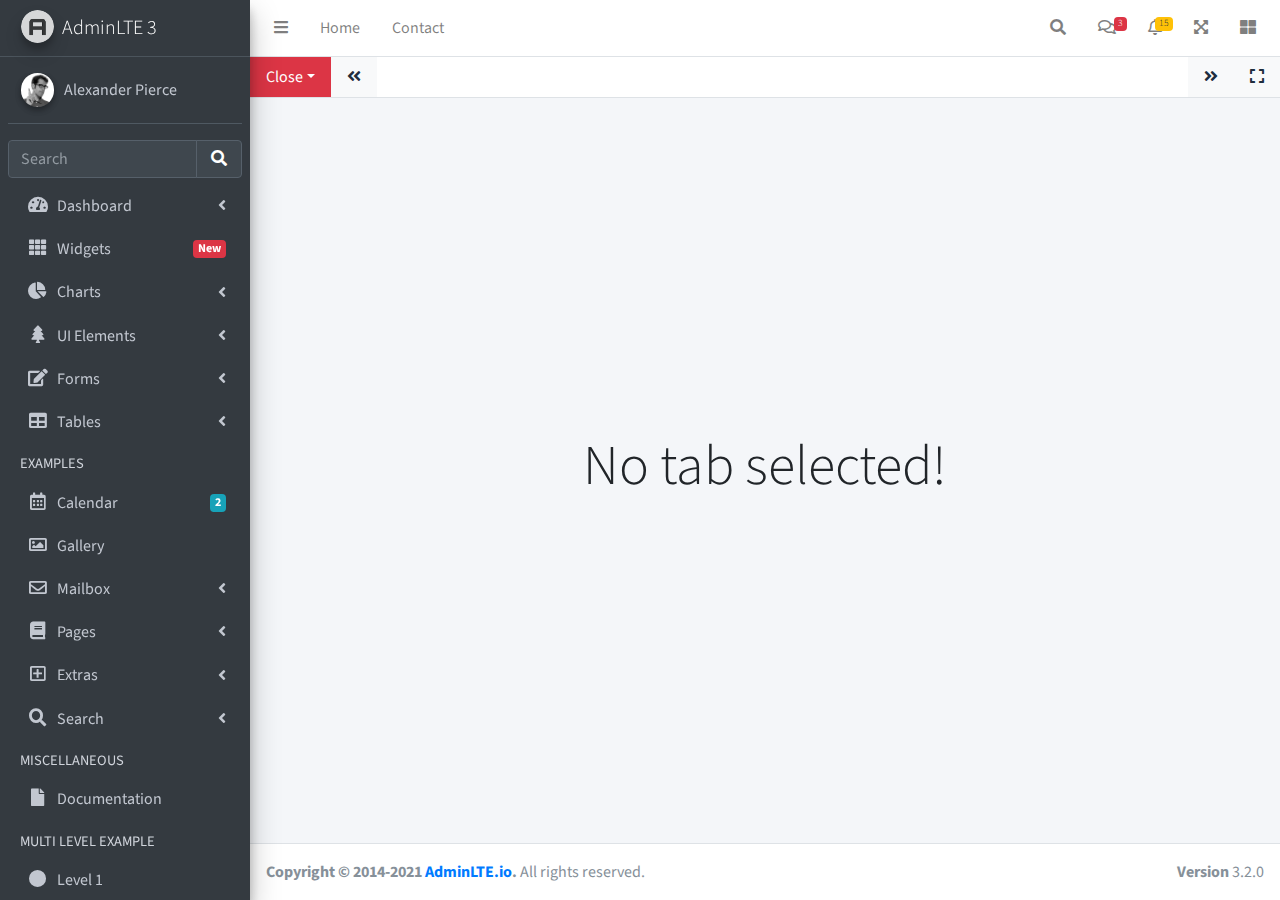
<file: public/lte/iframe.html>
<!DOCTYPE html>
<html lang="en">
<head>
  <meta charset="utf-8">
  <meta name="viewport" content="width=device-width, initial-scale=1">
  <title>AdminLTE 3 | Tabbed IFrames</title>

  <!-- Google Font: Source Sans Pro -->
  <link rel="stylesheet" href="https://fonts.googleapis.com/css?family=Source+Sans+Pro:300,400,400i,700&display=fallback">
  <!-- Font Awesome -->
  <link rel="stylesheet" href="plugins/fontawesome-free/css/all.min.css">
  <!-- Theme style -->
  <link rel="stylesheet" href="dist/css/adminlte.min.css">
  <!-- overlayScrollbars -->
  <link rel="stylesheet" href="plugins/overlayScrollbars/css/OverlayScrollbars.min.css">
</head>
<body class="hold-transition sidebar-mini layout-fixed" data-panel-auto-height-mode="height">
<div class="wrapper">

  <!-- Navbar -->
  <nav class="main-header navbar navbar-expand navbar-white navbar-light">
    <!-- Left navbar links -->
    <ul class="navbar-nav">
      <li class="nav-item">
        <a class="nav-link" data-widget="pushmenu" href="#" role="button"><i class="fas fa-bars"></i></a>
      </li>
      <li class="nav-item d-none d-sm-inline-block">
        <a href="index3.html" class="nav-link">Home</a>
      </li>
      <li class="nav-item d-none d-sm-inline-block">
        <a href="#" class="nav-link">Contact</a>
      </li>
    </ul>

    <!-- Right navbar links -->
    <ul class="navbar-nav ml-auto">
      <!-- Navbar Search -->
      <li class="nav-item">
        <a class="nav-link" data-widget="navbar-search" href="#" role="button">
          <i class="fas fa-search"></i>
        </a>
        <div class="navbar-search-block">
          <form class="form-inline">
            <div class="input-group input-group-sm">
              <input class="form-control form-control-navbar" type="search" placeholder="Search" aria-label="Search">
              <div class="input-group-append">
                <button class="btn btn-navbar" type="submit">
                  <i class="fas fa-search"></i>
                </button>
                <button class="btn btn-navbar" type="button" data-widget="navbar-search">
                  <i class="fas fa-times"></i>
                </button>
              </div>
            </div>
          </form>
        </div>
      </li>

      <!-- Messages Dropdown Menu -->
      <li class="nav-item dropdown">
        <a class="nav-link" data-toggle="dropdown" href="#">
          <i class="far fa-comments"></i>
          <span class="badge badge-danger navbar-badge">3</span>
        </a>
        <div class="dropdown-menu dropdown-menu-lg dropdown-menu-right">
          <a href="#" class="dropdown-item">
            <!-- Message Start -->
            <div class="media">
              <img src="dist/img/user1-128x128.jpg" alt="User Avatar" class="img-size-50 mr-3 img-circle">
              <div class="media-body">
                <h3 class="dropdown-item-title">
                  Brad Diesel
                  <span class="float-right text-sm text-danger"><i class="fas fa-star"></i></span>
                </h3>
                <p class="text-sm">Call me whenever you can...</p>
                <p class="text-sm text-muted"><i class="far fa-clock mr-1"></i> 4 Hours Ago</p>
              </div>
            </div>
            <!-- Message End -->
          </a>
          <div class="dropdown-divider"></div>
          <a href="#" class="dropdown-item">
            <!-- Message Start -->
            <div class="media">
              <img src="dist/img/user8-128x128.jpg" alt="User Avatar" class="img-size-50 img-circle mr-3">
              <div class="media-body">
                <h3 class="dropdown-item-title">
                  John Pierce
                  <span class="float-right text-sm text-muted"><i class="fas fa-star"></i></span>
                </h3>
                <p class="text-sm">I got your message bro</p>
                <p class="text-sm text-muted"><i class="far fa-clock mr-1"></i> 4 Hours Ago</p>
              </div>
            </div>
            <!-- Message End -->
          </a>
          <div class="dropdown-divider"></div>
          <a href="#" class="dropdown-item">
            <!-- Message Start -->
            <div class="media">
              <img src="dist/img/user3-128x128.jpg" alt="User Avatar" class="img-size-50 img-circle mr-3">
              <div class="media-body">
                <h3 class="dropdown-item-title">
                  Nora Silvester
                  <span class="float-right text-sm text-warning"><i class="fas fa-star"></i></span>
                </h3>
                <p class="text-sm">The subject goes here</p>
                <p class="text-sm text-muted"><i class="far fa-clock mr-1"></i> 4 Hours Ago</p>
              </div>
            </div>
            <!-- Message End -->
          </a>
          <div class="dropdown-divider"></div>
          <a href="#" class="dropdown-item dropdown-footer">See All Messages</a>
        </div>
      </li>
      <!-- Notifications Dropdown Menu -->
      <li class="nav-item dropdown">
        <a class="nav-link" data-toggle="dropdown" href="#">
          <i class="far fa-bell"></i>
          <span class="badge badge-warning navbar-badge">15</span>
        </a>
        <div class="dropdown-menu dropdown-menu-lg dropdown-menu-right">
          <span class="dropdown-item dropdown-header">15 Notifications</span>
          <div class="dropdown-divider"></div>
          <a href="#" class="dropdown-item">
            <i class="fas fa-envelope mr-2"></i> 4 new messages
            <span class="float-right text-muted text-sm">3 mins</span>
          </a>
          <div class="dropdown-divider"></div>
          <a href="#" class="dropdown-item">
            <i class="fas fa-users mr-2"></i> 8 friend requests
            <span class="float-right text-muted text-sm">12 hours</span>
          </a>
          <div class="dropdown-divider"></div>
          <a href="#" class="dropdown-item">
            <i class="fas fa-file mr-2"></i> 3 new reports
            <span class="float-right text-muted text-sm">2 days</span>
          </a>
          <div class="dropdown-divider"></div>
          <a href="#" class="dropdown-item dropdown-footer">See All Notifications</a>
        </div>
      </li>
      <li class="nav-item">
        <a class="nav-link" data-widget="fullscreen" href="#" role="button">
          <i class="fas fa-expand-arrows-alt"></i>
        </a>
      </li>
      <li class="nav-item">
        <a class="nav-link" data-widget="control-sidebar" data-slide="true" href="#" role="button">
          <i class="fas fa-th-large"></i>
        </a>
      </li>
    </ul>
  </nav>
  <!-- /.navbar -->

  <!-- Main Sidebar Container -->
  <aside class="main-sidebar sidebar-dark-primary elevation-4">
    <!-- Brand Logo -->
    <a href="index3.html" class="brand-link">
      <img src="dist/img/AdminLTELogo.png" alt="AdminLTE Logo" class="brand-image img-circle elevation-3" style="opacity: .8">
      <span class="brand-text font-weight-light">AdminLTE 3</span>
    </a>

    <!-- Sidebar -->
    <div class="sidebar">
      <!-- Sidebar user panel (optional) -->
      <div class="user-panel mt-3 pb-3 mb-3 d-flex">
        <div class="image">
          <img src="dist/img/user2-160x160.jpg" class="img-circle elevation-2" alt="User Image">
        </div>
        <div class="info">
          <a href="#" class="d-block">Alexander Pierce</a>
        </div>
      </div>

      <!-- SidebarSearch Form -->
      <div class="form-inline">
        <div class="input-group" data-widget="sidebar-search">
          <input class="form-control form-control-sidebar" type="search" placeholder="Search" aria-label="Search">
          <div class="input-group-append">
            <button class="btn btn-sidebar">
              <i class="fas fa-search fa-fw"></i>
            </button>
          </div>
        </div>
      </div>

      <!-- Sidebar Menu -->
      <nav class="mt-2">
        <ul class="nav nav-pills nav-sidebar flex-column" data-widget="treeview" role="menu" data-accordion="false">
          <!-- Add icons to the links using the .nav-icon class
               with font-awesome or any other icon font library -->
          <li class="nav-item">
            <a href="#" class="nav-link">
              <i class="nav-icon fas fa-tachometer-alt"></i>
              <p>
                Dashboard
                <i class="right fas fa-angle-left"></i>
              </p>
            </a>
            <ul class="nav nav-treeview">
              <li class="nav-item">
                <a href="./index.html" class="nav-link">
                  <i class="far fa-circle nav-icon"></i>
                  <p>Dashboard v1</p>
                </a>
              </li>
              <li class="nav-item">
                <a href="./index2.html" class="nav-link">
                  <i class="far fa-circle nav-icon"></i>
                  <p>Dashboard v2</p>
                </a>
              </li>
              <li class="nav-item">
                <a href="./index3.html" class="nav-link">
                  <i class="far fa-circle nav-icon"></i>
                  <p>Dashboard v3</p>
                </a>
              </li>
            </ul>
          </li>
          <li class="nav-item">
            <a href="pages/widgets.html" class="nav-link">
              <i class="nav-icon fas fa-th"></i>
              <p>
                Widgets
                <span class="right badge badge-danger">New</span>
              </p>
            </a>
          </li>
          <li class="nav-item">
            <a href="#" class="nav-link">
              <i class="nav-icon fas fa-chart-pie"></i>
              <p>
                Charts
                <i class="right fas fa-angle-left"></i>
              </p>
            </a>
            <ul class="nav nav-treeview">
              <li class="nav-item">
                <a href="pages/charts/chartjs.html" class="nav-link">
                  <i class="far fa-circle nav-icon"></i>
                  <p>ChartJS</p>
                </a>
              </li>
              <li class="nav-item">
                <a href="pages/charts/flot.html" class="nav-link">
                  <i class="far fa-circle nav-icon"></i>
                  <p>Flot</p>
                </a>
              </li>
              <li class="nav-item">
                <a href="pages/charts/inline.html" class="nav-link">
                  <i class="far fa-circle nav-icon"></i>
                  <p>Inline</p>
                </a>
              </li>
            </ul>
          </li>
          <li class="nav-item">
            <a href="#" class="nav-link">
              <i class="nav-icon fas fa-tree"></i>
              <p>
                UI Elements
                <i class="fas fa-angle-left right"></i>
              </p>
            </a>
            <ul class="nav nav-treeview">
              <li class="nav-item">
                <a href="pages/UI/general.html" class="nav-link">
                  <i class="far fa-circle nav-icon"></i>
                  <p>General</p>
                </a>
              </li>
              <li class="nav-item">
                <a href="pages/UI/icons.html" class="nav-link">
                  <i class="far fa-circle nav-icon"></i>
                  <p>Icons</p>
                </a>
              </li>
              <li class="nav-item">
                <a href="pages/UI/buttons.html" class="nav-link">
                  <i class="far fa-circle nav-icon"></i>
                  <p>Buttons</p>
                </a>
              </li>
              <li class="nav-item">
                <a href="pages/UI/sliders.html" class="nav-link">
                  <i class="far fa-circle nav-icon"></i>
                  <p>Sliders</p>
                </a>
              </li>
              <li class="nav-item">
                <a href="pages/UI/modals.html" class="nav-link">
                  <i class="far fa-circle nav-icon"></i>
                  <p>Modals & Alerts</p>
                </a>
              </li>
              <li class="nav-item">
                <a href="pages/UI/navbar.html" class="nav-link">
                  <i class="far fa-circle nav-icon"></i>
                  <p>Navbar & Tabs</p>
                </a>
              </li>
              <li class="nav-item">
                <a href="pages/UI/timeline.html" class="nav-link">
                  <i class="far fa-circle nav-icon"></i>
                  <p>Timeline</p>
                </a>
              </li>
              <li class="nav-item">
                <a href="pages/UI/ribbons.html" class="nav-link">
                  <i class="far fa-circle nav-icon"></i>
                  <p>Ribbons</p>
                </a>
              </li>
            </ul>
          </li>
          <li class="nav-item">
            <a href="#" class="nav-link">
              <i class="nav-icon fas fa-edit"></i>
              <p>
                Forms
                <i class="fas fa-angle-left right"></i>
              </p>
            </a>
            <ul class="nav nav-treeview">
              <li class="nav-item">
                <a href="pages/forms/general.html" class="nav-link">
                  <i class="far fa-circle nav-icon"></i>
                  <p>General Elements</p>
                </a>
              </li>
              <li class="nav-item">
                <a href="pages/forms/advanced.html" class="nav-link">
                  <i class="far fa-circle nav-icon"></i>
                  <p>Advanced Elements</p>
                </a>
              </li>
              <li class="nav-item">
                <a href="pages/forms/editors.html" class="nav-link">
                  <i class="far fa-circle nav-icon"></i>
                  <p>Editors</p>
                </a>
              </li>
              <li class="nav-item">
                <a href="pages/forms/validation.html" class="nav-link">
                  <i class="far fa-circle nav-icon"></i>
                  <p>Validation</p>
                </a>
              </li>
            </ul>
          </li>
          <li class="nav-item">
            <a href="#" class="nav-link">
              <i class="nav-icon fas fa-table"></i>
              <p>
                Tables
                <i class="fas fa-angle-left right"></i>
              </p>
            </a>
            <ul class="nav nav-treeview">
              <li class="nav-item">
                <a href="pages/tables/simple.html" class="nav-link">
                  <i class="far fa-circle nav-icon"></i>
                  <p>Simple Tables</p>
                </a>
              </li>
              <li class="nav-item">
                <a href="pages/tables/data.html" class="nav-link">
                  <i class="far fa-circle nav-icon"></i>
                  <p>DataTables</p>
                </a>
              </li>
              <li class="nav-item">
                <a href="pages/tables/jsgrid.html" class="nav-link">
                  <i class="far fa-circle nav-icon"></i>
                  <p>jsGrid</p>
                </a>
              </li>
            </ul>
          </li>
          <li class="nav-header">EXAMPLES</li>
          <li class="nav-item">
            <a href="pages/calendar.html" class="nav-link">
              <i class="nav-icon far fa-calendar-alt"></i>
              <p>
                Calendar
                <span class="badge badge-info right">2</span>
              </p>
            </a>
          </li>
          <li class="nav-item">
            <a href="pages/gallery.html" class="nav-link">
              <i class="nav-icon far fa-image"></i>
              <p>
                Gallery
              </p>
            </a>
          </li>
          <li class="nav-item">
            <a href="#" class="nav-link">
              <i class="nav-icon far fa-envelope"></i>
              <p>
                Mailbox
                <i class="fas fa-angle-left right"></i>
              </p>
            </a>
            <ul class="nav nav-treeview">
              <li class="nav-item">
                <a href="pages/mailbox/mailbox.html" class="nav-link">
                  <i class="far fa-circle nav-icon"></i>
                  <p>Inbox</p>
                </a>
              </li>
              <li class="nav-item">
                <a href="pages/mailbox/compose.html" class="nav-link">
                  <i class="far fa-circle nav-icon"></i>
                  <p>Compose</p>
                </a>
              </li>
              <li class="nav-item">
                <a href="pages/mailbox/read-mail.html" class="nav-link">
                  <i class="far fa-circle nav-icon"></i>
                  <p>Read</p>
                </a>
              </li>
            </ul>
          </li>
          <li class="nav-item">
            <a href="#" class="nav-link">
              <i class="nav-icon fas fa-book"></i>
              <p>
                Pages
                <i class="fas fa-angle-left right"></i>
              </p>
            </a>
            <ul class="nav nav-treeview">
              <li class="nav-item">
                <a href="pages/examples/invoice.html" class="nav-link">
                  <i class="far fa-circle nav-icon"></i>
                  <p>Invoice</p>
                </a>
              </li>
              <li class="nav-item">
                <a href="pages/examples/profile.html" class="nav-link">
                  <i class="far fa-circle nav-icon"></i>
                  <p>Profile</p>
                </a>
              </li>
              <li class="nav-item">
                <a href="pages/examples/e-commerce.html" class="nav-link">
                  <i class="far fa-circle nav-icon"></i>
                  <p>E-commerce</p>
                </a>
              </li>
              <li class="nav-item">
                <a href="pages/examples/projects.html" class="nav-link">
                  <i class="far fa-circle nav-icon"></i>
                  <p>Projects</p>
                </a>
              </li>
              <li class="nav-item">
                <a href="pages/examples/project-add.html" class="nav-link">
                  <i class="far fa-circle nav-icon"></i>
                  <p>Project Add</p>
                </a>
              </li>
              <li class="nav-item">
                <a href="pages/examples/project-edit.html" class="nav-link">
                  <i class="far fa-circle nav-icon"></i>
                  <p>Project Edit</p>
                </a>
              </li>
              <li class="nav-item">
                <a href="pages/examples/project-detail.html" class="nav-link">
                  <i class="far fa-circle nav-icon"></i>
                  <p>Project Detail</p>
                </a>
              </li>
              <li class="nav-item">
                <a href="pages/examples/contacts.html" class="nav-link">
                  <i class="far fa-circle nav-icon"></i>
                  <p>Contacts</p>
                </a>
              </li>
              <li class="nav-item">
                <a href="pages/examples/faq.html" class="nav-link">
                  <i class="far fa-circle nav-icon"></i>
                  <p>FAQ</p>
                </a>
              </li>
              <li class="nav-item">
                <a href="pages/examples/contact-us.html" class="nav-link">
                  <i class="far fa-circle nav-icon"></i>
                  <p>Contact us</p>
                </a>
              </li>
            </ul>
          </li>
          <li class="nav-item">
            <a href="#" class="nav-link">
              <i class="nav-icon far fa-plus-square"></i>
              <p>
                Extras
                <i class="fas fa-angle-left right"></i>
              </p>
            </a>
            <ul class="nav nav-treeview">
              <li class="nav-item">
                <a href="#" class="nav-link">
                  <i class="far fa-circle nav-icon"></i>
                  <p>
                    Login & Register v1
                    <i class="fas fa-angle-left right"></i>
                  </p>
                </a>
                <ul class="nav nav-treeview">
                  <li class="nav-item">
                    <a href="pages/examples/login.html" class="nav-link">
                      <i class="far fa-circle nav-icon"></i>
                      <p>Login v1</p>
                    </a>
                  </li>
                  <li class="nav-item">
                    <a href="pages/examples/register.html" class="nav-link">
                      <i class="far fa-circle nav-icon"></i>
                      <p>Register v1</p>
                    </a>
                  </li>
                  <li class="nav-item">
                    <a href="pages/examples/forgot-password.html" class="nav-link">
                      <i class="far fa-circle nav-icon"></i>
                      <p>Forgot Password v1</p>
                    </a>
                  </li>
                  <li class="nav-item">
                    <a href="pages/examples/recover-password.html" class="nav-link">
                      <i class="far fa-circle nav-icon"></i>
                      <p>Recover Password v1</p>
                    </a>
                  </li>
                </ul>
              </li>
              <li class="nav-item">
                <a href="#" class="nav-link">
                  <i class="far fa-circle nav-icon"></i>
                  <p>
                    Login & Register v2
                    <i class="fas fa-angle-left right"></i>
                  </p>
                </a>
                <ul class="nav nav-treeview">
                  <li class="nav-item">
                    <a href="pages/examples/login-v2.html" class="nav-link">
                      <i class="far fa-circle nav-icon"></i>
                      <p>Login v2</p>
                    </a>
                  </li>
                  <li class="nav-item">
                    <a href="pages/examples/register-v2.html" class="nav-link">
                      <i class="far fa-circle nav-icon"></i>
                      <p>Register v2</p>
                    </a>
                  </li>
                  <li class="nav-item">
                    <a href="pages/examples/forgot-password-v2.html" class="nav-link">
                      <i class="far fa-circle nav-icon"></i>
                      <p>Forgot Password v2</p>
                    </a>
                  </li>
                  <li class="nav-item">
                    <a href="pages/examples/recover-password-v2.html" class="nav-link">
                      <i class="far fa-circle nav-icon"></i>
                      <p>Recover Password v2</p>
                    </a>
                  </li>
                </ul>
              </li>
              <li class="nav-item">
                <a href="pages/examples/lockscreen.html" class="nav-link">
                  <i class="far fa-circle nav-icon"></i>
                  <p>Lockscreen</p>
                </a>
              </li>
              <li class="nav-item">
                <a href="pages/examples/legacy-user-menu.html" class="nav-link">
                  <i class="far fa-circle nav-icon"></i>
                  <p>Legacy User Menu</p>
                </a>
              </li>
              <li class="nav-item">
                <a href="pages/examples/language-menu.html" class="nav-link">
                  <i class="far fa-circle nav-icon"></i>
                  <p>Language Menu</p>
                </a>
              </li>
              <li class="nav-item">
                <a href="pages/examples/404.html" class="nav-link">
                  <i class="far fa-circle nav-icon"></i>
                  <p>Error 404</p>
                </a>
              </li>
              <li class="nav-item">
                <a href="pages/examples/500.html" class="nav-link">
                  <i class="far fa-circle nav-icon"></i>
                  <p>Error 500</p>
                </a>
              </li>
              <li class="nav-item">
                <a href="pages/examples/pace.html" class="nav-link">
                  <i class="far fa-circle nav-icon"></i>
                  <p>Pace</p>
                </a>
              </li>
              <li class="nav-item">
                <a href="pages/examples/blank.html" class="nav-link">
                  <i class="far fa-circle nav-icon"></i>
                  <p>Blank Page</p>
                </a>
              </li>
              <li class="nav-item">
                <a href="starter.html" class="nav-link">
                  <i class="far fa-circle nav-icon"></i>
                  <p>Starter Page</p>
                </a>
              </li>
            </ul>
          </li>
          <li class="nav-item">
            <a href="#" class="nav-link">
              <i class="nav-icon fas fa-search"></i>
              <p>
                Search
                <i class="fas fa-angle-left right"></i>
              </p>
            </a>
            <ul class="nav nav-treeview">
              <li class="nav-item">
                <a href="pages/search/simple.html" class="nav-link">
                  <i class="far fa-circle nav-icon"></i>
                  <p>Simple Search</p>
                </a>
              </li>
              <li class="nav-item">
                <a href="pages/search/enhanced.html" class="nav-link">
                  <i class="far fa-circle nav-icon"></i>
                  <p>Enhanced</p>
                </a>
              </li>
            </ul>
          </li>
          <li class="nav-header">MISCELLANEOUS</li>
          <li class="nav-item">
            <a href="https://adminlte.io/docs/3.1/" class="nav-link">
              <i class="nav-icon fas fa-file"></i>
              <p>Documentation</p>
            </a>
          </li>
          <li class="nav-header">MULTI LEVEL EXAMPLE</li>
          <li class="nav-item">
            <a href="#" class="nav-link">
              <i class="fas fa-circle nav-icon"></i>
              <p>Level 1</p>
            </a>
          </li>
          <li class="nav-item">
            <a href="#" class="nav-link">
              <i class="nav-icon fas fa-circle"></i>
              <p>
                Level 1
                <i class="right fas fa-angle-left"></i>
              </p>
            </a>
            <ul class="nav nav-treeview">
              <li class="nav-item">
                <a href="#" class="nav-link">
                  <i class="far fa-circle nav-icon"></i>
                  <p>Level 2</p>
                </a>
              </li>
              <li class="nav-item">
                <a href="#" class="nav-link">
                  <i class="far fa-circle nav-icon"></i>
                  <p>
                    Level 2
                    <i class="right fas fa-angle-left"></i>
                  </p>
                </a>
                <ul class="nav nav-treeview">
                  <li class="nav-item">
                    <a href="#" class="nav-link">
                      <i class="far fa-dot-circle nav-icon"></i>
                      <p>Level 3</p>
                    </a>
                  </li>
                  <li class="nav-item">
                    <a href="#" class="nav-link">
                      <i class="far fa-dot-circle nav-icon"></i>
                      <p>Level 3</p>
                    </a>
                  </li>
                  <li class="nav-item">
                    <a href="#" class="nav-link">
                      <i class="far fa-dot-circle nav-icon"></i>
                      <p>Level 3</p>
                    </a>
                  </li>
                </ul>
              </li>
              <li class="nav-item">
                <a href="#" class="nav-link">
                  <i class="far fa-circle nav-icon"></i>
                  <p>Level 2</p>
                </a>
              </li>
            </ul>
          </li>
          <li class="nav-item">
            <a href="#" class="nav-link">
              <i class="fas fa-circle nav-icon"></i>
              <p>Level 1</p>
            </a>
          </li>
          <li class="nav-header">LABELS</li>
          <li class="nav-item">
            <a href="#" class="nav-link">
              <i class="nav-icon far fa-circle text-danger"></i>
              <p class="text">Important</p>
            </a>
          </li>
          <li class="nav-item">
            <a href="#" class="nav-link">
              <i class="nav-icon far fa-circle text-warning"></i>
              <p>Warning</p>
            </a>
          </li>
          <li class="nav-item">
            <a href="#" class="nav-link">
              <i class="nav-icon far fa-circle text-info"></i>
              <p>Informational</p>
            </a>
          </li>
        </ul>
      </nav>
      <!-- /.sidebar-menu -->
    </div>
    <!-- /.sidebar -->
  </aside>

  <!-- Content Wrapper. Contains page content -->
  <div class="content-wrapper iframe-mode" data-widget="iframe" data-loading-screen="750">
    <div class="nav navbar navbar-expand navbar-white navbar-light border-bottom p-0">
      <div class="nav-item dropdown">
        <a class="nav-link bg-danger dropdown-toggle" data-toggle="dropdown" href="#" role="button" aria-haspopup="true" aria-expanded="false">Close</a>
        <div class="dropdown-menu mt-0">
          <a class="dropdown-item" href="#" data-widget="iframe-close" data-type="all">Close All</a>
          <a class="dropdown-item" href="#" data-widget="iframe-close" data-type="all-other">Close All Other</a>
        </div>
      </div>
      <a class="nav-link bg-light" href="#" data-widget="iframe-scrollleft"><i class="fas fa-angle-double-left"></i></a>
      <ul class="navbar-nav overflow-hidden" role="tablist"></ul>
      <a class="nav-link bg-light" href="#" data-widget="iframe-scrollright"><i class="fas fa-angle-double-right"></i></a>
      <a class="nav-link bg-light" href="#" data-widget="iframe-fullscreen"><i class="fas fa-expand"></i></a>
    </div>
    <div class="tab-content">
      <div class="tab-empty">
        <h2 class="display-4">No tab selected!</h2>
      </div>
      <div class="tab-loading">
        <div>
          <h2 class="display-4">Tab is loading <i class="fa fa-sync fa-spin"></i></h2>
        </div>
      </div>
    </div>
  </div>
  <!-- /.content-wrapper -->
  <footer class="main-footer">
    <strong>Copyright &copy; 2014-2021 <a href="https://adminlte.io">AdminLTE.io</a>.</strong>
    All rights reserved.
    <div class="float-right d-none d-sm-inline-block">
      <b>Version</b> 3.2.0
    </div>
  </footer>

  <!-- Control Sidebar -->
  <aside class="control-sidebar control-sidebar-dark">
    <!-- Control sidebar content goes here -->
  </aside>
  <!-- /.control-sidebar -->
</div>
<!-- ./wrapper -->

<!-- jQuery -->
<script src="plugins/jquery/jquery.min.js"></script>
<!-- jQuery UI 1.11.4 -->
<script src="plugins/jquery-ui/jquery-ui.min.js"></script>
<!-- Resolve conflict in jQuery UI tooltip with Bootstrap tooltip -->
<script>
  $.widget.bridge('uibutton', $.ui.button)
</script>
<!-- Bootstrap 4 -->
<script src="plugins/bootstrap/js/bootstrap.bundle.min.js"></script>
<!-- overlayScrollbars -->
<script src="plugins/overlayScrollbars/js/jquery.overlayScrollbars.min.js"></script>
<!-- AdminLTE App -->
<script src="dist/js/adminlte.js"></script>
<!-- AdminLTE for demo purposes -->
<script src="dist/js/demo.js"></script>
</body>
</html>
</file>
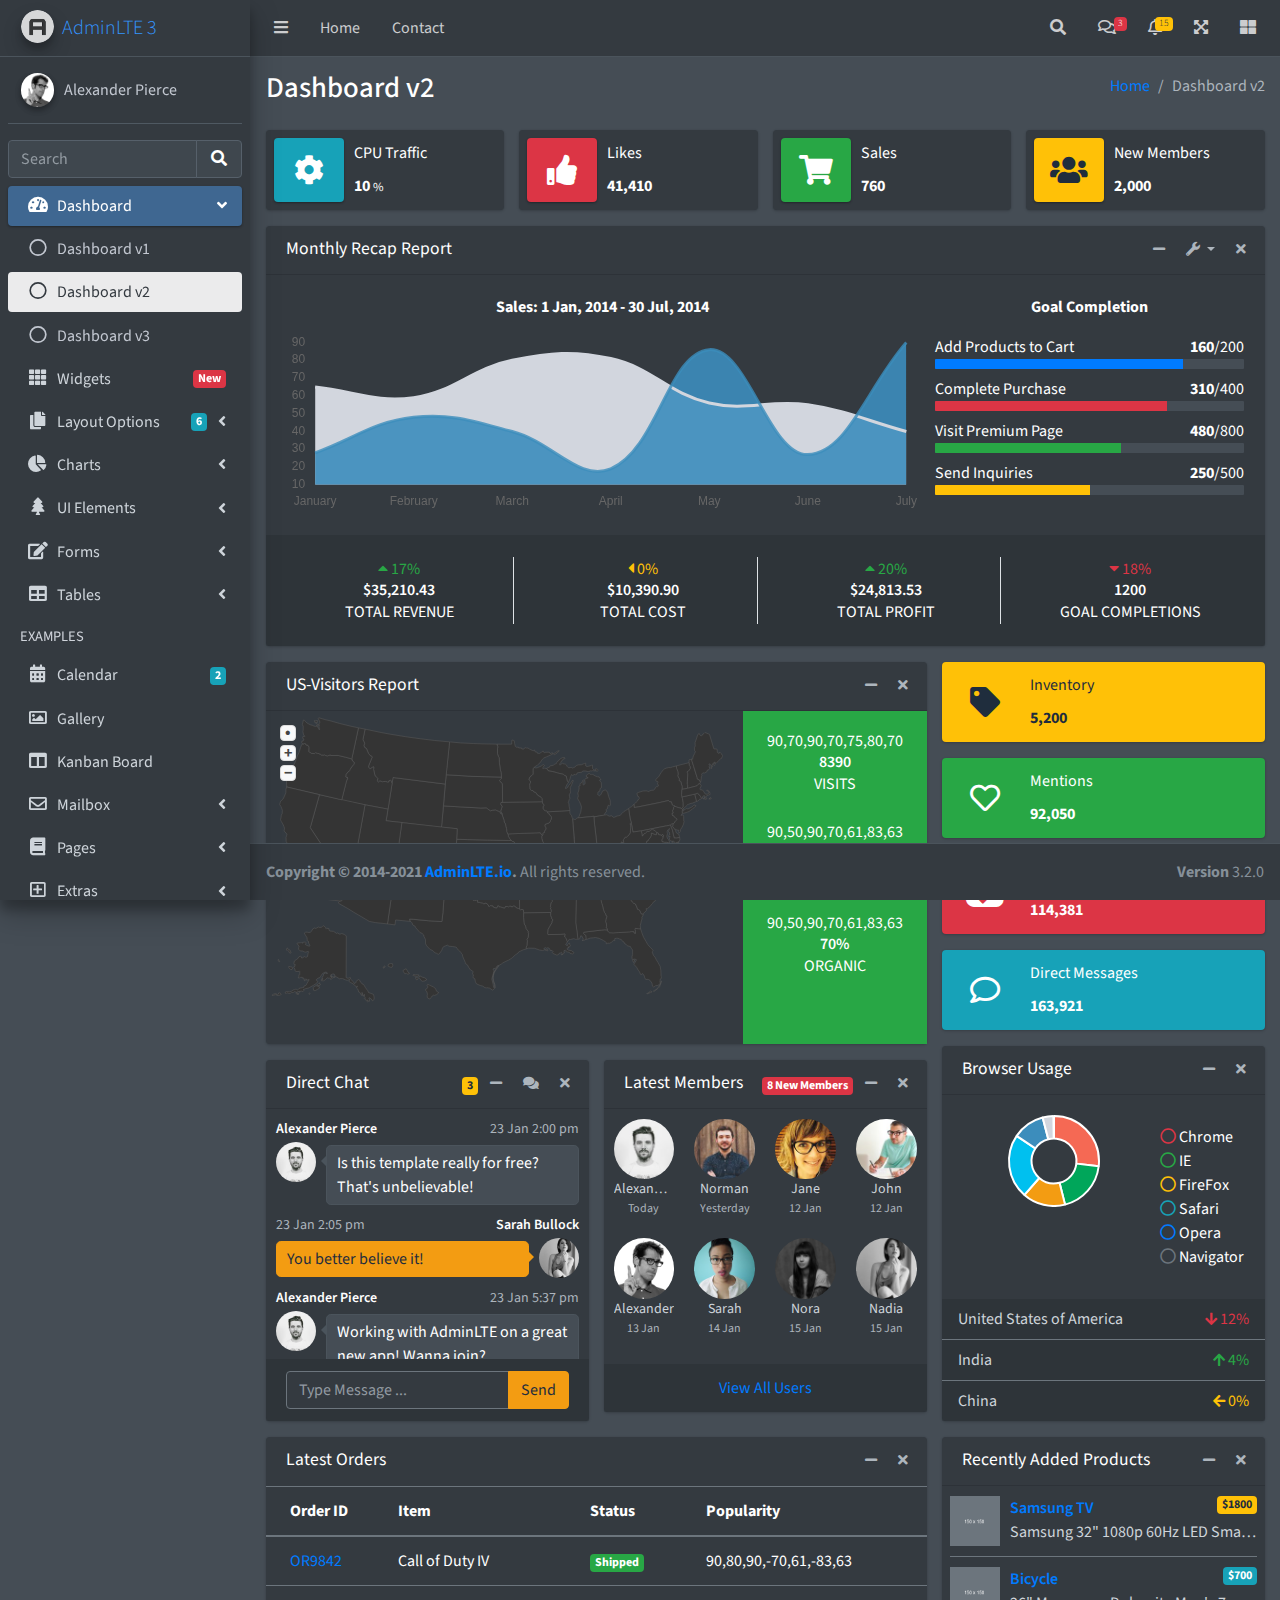
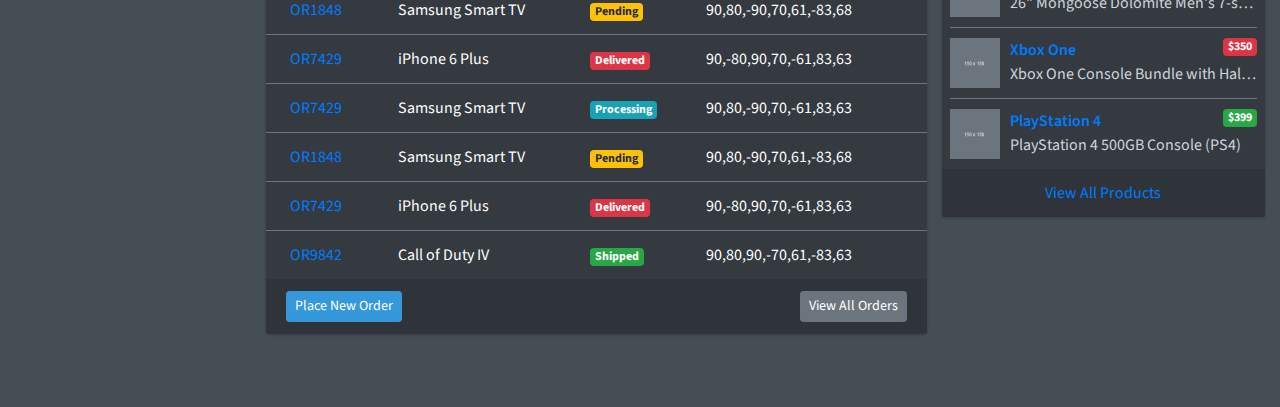
<file: public/lte/index2.html>
<!DOCTYPE html>
<html lang="en">
<head>
  <meta charset="utf-8">
  <meta name="viewport" content="width=device-width, initial-scale=1">
  <title>AdminLTE 3 | Dashboard 2</title>

  <!-- Google Font: Source Sans Pro -->
  <link rel="stylesheet" href="https://fonts.googleapis.com/css?family=Source+Sans+Pro:300,400,400i,700&display=fallback">
  <!-- Font Awesome Icons -->
  <link rel="stylesheet" href="plugins/fontawesome-free/css/all.min.css">
  <!-- overlayScrollbars -->
  <link rel="stylesheet" href="plugins/overlayScrollbars/css/OverlayScrollbars.min.css">
  <!-- Theme style -->
  <link rel="stylesheet" href="dist/css/adminlte.min.css">
</head>
<body class="hold-transition dark-mode sidebar-mini layout-fixed layout-navbar-fixed layout-footer-fixed">
<div class="wrapper">

  <!-- Preloader -->
  <div class="preloader flex-column justify-content-center align-items-center">
    <img class="animation__wobble" src="dist/img/AdminLTELogo.png" alt="AdminLTELogo" height="60" width="60">
  </div>

  <!-- Navbar -->
  <nav class="main-header navbar navbar-expand navbar-dark">
    <!-- Left navbar links -->
    <ul class="navbar-nav">
      <li class="nav-item">
        <a class="nav-link" data-widget="pushmenu" href="#" role="button"><i class="fas fa-bars"></i></a>
      </li>
      <li class="nav-item d-none d-sm-inline-block">
        <a href="index3.html" class="nav-link">Home</a>
      </li>
      <li class="nav-item d-none d-sm-inline-block">
        <a href="#" class="nav-link">Contact</a>
      </li>
    </ul>

    <!-- Right navbar links -->
    <ul class="navbar-nav ml-auto">
      <!-- Navbar Search -->
      <li class="nav-item">
        <a class="nav-link" data-widget="navbar-search" href="#" role="button">
          <i class="fas fa-search"></i>
        </a>
        <div class="navbar-search-block">
          <form class="form-inline">
            <div class="input-group input-group-sm">
              <input class="form-control form-control-navbar" type="search" placeholder="Search" aria-label="Search">
              <div class="input-group-append">
                <button class="btn btn-navbar" type="submit">
                  <i class="fas fa-search"></i>
                </button>
                <button class="btn btn-navbar" type="button" data-widget="navbar-search">
                  <i class="fas fa-times"></i>
                </button>
              </div>
            </div>
          </form>
        </div>
      </li>

      <!-- Messages Dropdown Menu -->
      <li class="nav-item dropdown">
        <a class="nav-link" data-toggle="dropdown" href="#">
          <i class="far fa-comments"></i>
          <span class="badge badge-danger navbar-badge">3</span>
        </a>
        <div class="dropdown-menu dropdown-menu-lg dropdown-menu-right">
          <a href="#" class="dropdown-item">
            <!-- Message Start -->
            <div class="media">
              <img src="dist/img/user1-128x128.jpg" alt="User Avatar" class="img-size-50 mr-3 img-circle">
              <div class="media-body">
                <h3 class="dropdown-item-title">
                  Brad Diesel
                  <span class="float-right text-sm text-danger"><i class="fas fa-star"></i></span>
                </h3>
                <p class="text-sm">Call me whenever you can...</p>
                <p class="text-sm text-muted"><i class="far fa-clock mr-1"></i> 4 Hours Ago</p>
              </div>
            </div>
            <!-- Message End -->
          </a>
          <div class="dropdown-divider"></div>
          <a href="#" class="dropdown-item">
            <!-- Message Start -->
            <div class="media">
              <img src="dist/img/user8-128x128.jpg" alt="User Avatar" class="img-size-50 img-circle mr-3">
              <div class="media-body">
                <h3 class="dropdown-item-title">
                  John Pierce
                  <span class="float-right text-sm text-muted"><i class="fas fa-star"></i></span>
                </h3>
                <p class="text-sm">I got your message bro</p>
                <p class="text-sm text-muted"><i class="far fa-clock mr-1"></i> 4 Hours Ago</p>
              </div>
            </div>
            <!-- Message End -->
          </a>
          <div class="dropdown-divider"></div>
          <a href="#" class="dropdown-item">
            <!-- Message Start -->
            <div class="media">
              <img src="dist/img/user3-128x128.jpg" alt="User Avatar" class="img-size-50 img-circle mr-3">
              <div class="media-body">
                <h3 class="dropdown-item-title">
                  Nora Silvester
                  <span class="float-right text-sm text-warning"><i class="fas fa-star"></i></span>
                </h3>
                <p class="text-sm">The subject goes here</p>
                <p class="text-sm text-muted"><i class="far fa-clock mr-1"></i> 4 Hours Ago</p>
              </div>
            </div>
            <!-- Message End -->
          </a>
          <div class="dropdown-divider"></div>
          <a href="#" class="dropdown-item dropdown-footer">See All Messages</a>
        </div>
      </li>
      <!-- Notifications Dropdown Menu -->
      <li class="nav-item dropdown">
        <a class="nav-link" data-toggle="dropdown" href="#">
          <i class="far fa-bell"></i>
          <span class="badge badge-warning navbar-badge">15</span>
        </a>
        <div class="dropdown-menu dropdown-menu-lg dropdown-menu-right">
          <span class="dropdown-item dropdown-header">15 Notifications</span>
          <div class="dropdown-divider"></div>
          <a href="#" class="dropdown-item">
            <i class="fas fa-envelope mr-2"></i> 4 new messages
            <span class="float-right text-muted text-sm">3 mins</span>
          </a>
          <div class="dropdown-divider"></div>
          <a href="#" class="dropdown-item">
            <i class="fas fa-users mr-2"></i> 8 friend requests
            <span class="float-right text-muted text-sm">12 hours</span>
          </a>
          <div class="dropdown-divider"></div>
          <a href="#" class="dropdown-item">
            <i class="fas fa-file mr-2"></i> 3 new reports
            <span class="float-right text-muted text-sm">2 days</span>
          </a>
          <div class="dropdown-divider"></div>
          <a href="#" class="dropdown-item dropdown-footer">See All Notifications</a>
        </div>
      </li>
      <li class="nav-item">
        <a class="nav-link" data-widget="fullscreen" href="#" role="button">
          <i class="fas fa-expand-arrows-alt"></i>
        </a>
      </li>
      <li class="nav-item">
        <a class="nav-link" data-widget="control-sidebar" data-slide="true" href="#" role="button">
          <i class="fas fa-th-large"></i>
        </a>
      </li>
    </ul>
  </nav>
  <!-- /.navbar -->

  <!-- Main Sidebar Container -->
  <aside class="main-sidebar sidebar-dark-primary elevation-4">
    <!-- Brand Logo -->
    <a href="index3.html" class="brand-link">
      <img src="dist/img/AdminLTELogo.png" alt="AdminLTE Logo" class="brand-image img-circle elevation-3" style="opacity: .8">
      <span class="brand-text font-weight-light">AdminLTE 3</span>
    </a>

    <!-- Sidebar -->
    <div class="sidebar">
      <!-- Sidebar user panel (optional) -->
      <div class="user-panel mt-3 pb-3 mb-3 d-flex">
        <div class="image">
          <img src="dist/img/user2-160x160.jpg" class="img-circle elevation-2" alt="User Image">
        </div>
        <div class="info">
          <a href="#" class="d-block">Alexander Pierce</a>
        </div>
      </div>

      <!-- SidebarSearch Form -->
      <div class="form-inline">
        <div class="input-group" data-widget="sidebar-search">
          <input class="form-control form-control-sidebar" type="search" placeholder="Search" aria-label="Search">
          <div class="input-group-append">
            <button class="btn btn-sidebar">
              <i class="fas fa-search fa-fw"></i>
            </button>
          </div>
        </div>
      </div>

      <!-- Sidebar Menu -->
      <nav class="mt-2">
        <ul class="nav nav-pills nav-sidebar flex-column" data-widget="treeview" role="menu" data-accordion="false">
          <!-- Add icons to the links using the .nav-icon class
               with font-awesome or any other icon font library -->
          <li class="nav-item menu-open">
            <a href="#" class="nav-link active">
              <i class="nav-icon fas fa-tachometer-alt"></i>
              <p>
                Dashboard
                <i class="right fas fa-angle-left"></i>
              </p>
            </a>
            <ul class="nav nav-treeview">
              <li class="nav-item">
                <a href="./index.html" class="nav-link">
                  <i class="far fa-circle nav-icon"></i>
                  <p>Dashboard v1</p>
                </a>
              </li>
              <li class="nav-item">
                <a href="./index2.html" class="nav-link active">
                  <i class="far fa-circle nav-icon"></i>
                  <p>Dashboard v2</p>
                </a>
              </li>
              <li class="nav-item">
                <a href="./index3.html" class="nav-link">
                  <i class="far fa-circle nav-icon"></i>
                  <p>Dashboard v3</p>
                </a>
              </li>
            </ul>
          </li>
          <li class="nav-item">
            <a href="pages/widgets.html" class="nav-link">
              <i class="nav-icon fas fa-th"></i>
              <p>
                Widgets
                <span class="right badge badge-danger">New</span>
              </p>
            </a>
          </li>
          <li class="nav-item">
            <a href="#" class="nav-link">
              <i class="nav-icon fas fa-copy"></i>
              <p>
                Layout Options
                <i class="fas fa-angle-left right"></i>
                <span class="badge badge-info right">6</span>
              </p>
            </a>
            <ul class="nav nav-treeview">
              <li class="nav-item">
                <a href="pages/layout/top-nav.html" class="nav-link">
                  <i class="far fa-circle nav-icon"></i>
                  <p>Top Navigation</p>
                </a>
              </li>
              <li class="nav-item">
                <a href="pages/layout/top-nav-sidebar.html" class="nav-link">
                  <i class="far fa-circle nav-icon"></i>
                  <p>Top Navigation + Sidebar</p>
                </a>
              </li>
              <li class="nav-item">
                <a href="pages/layout/boxed.html" class="nav-link">
                  <i class="far fa-circle nav-icon"></i>
                  <p>Boxed</p>
                </a>
              </li>
              <li class="nav-item">
                <a href="pages/layout/fixed-sidebar.html" class="nav-link">
                  <i class="far fa-circle nav-icon"></i>
                  <p>Fixed Sidebar</p>
                </a>
              </li>
              <li class="nav-item">
                <a href="pages/layout/fixed-sidebar-custom.html" class="nav-link">
                  <i class="far fa-circle nav-icon"></i>
                  <p>Fixed Sidebar <small>+ Custom Area</small></p>
                </a>
              </li>
              <li class="nav-item">
                <a href="pages/layout/fixed-topnav.html" class="nav-link">
                  <i class="far fa-circle nav-icon"></i>
                  <p>Fixed Navbar</p>
                </a>
              </li>
              <li class="nav-item">
                <a href="pages/layout/fixed-footer.html" class="nav-link">
                  <i class="far fa-circle nav-icon"></i>
                  <p>Fixed Footer</p>
                </a>
              </li>
              <li class="nav-item">
                <a href="pages/layout/collapsed-sidebar.html" class="nav-link">
                  <i class="far fa-circle nav-icon"></i>
                  <p>Collapsed Sidebar</p>
                </a>
              </li>
            </ul>
          </li>
          <li class="nav-item">
            <a href="#" class="nav-link">
              <i class="nav-icon fas fa-chart-pie"></i>
              <p>
                Charts
                <i class="right fas fa-angle-left"></i>
              </p>
            </a>
            <ul class="nav nav-treeview">
              <li class="nav-item">
                <a href="pages/charts/chartjs.html" class="nav-link">
                  <i class="far fa-circle nav-icon"></i>
                  <p>ChartJS</p>
                </a>
              </li>
              <li class="nav-item">
                <a href="pages/charts/flot.html" class="nav-link">
                  <i class="far fa-circle nav-icon"></i>
                  <p>Flot</p>
                </a>
              </li>
              <li class="nav-item">
                <a href="pages/charts/inline.html" class="nav-link">
                  <i class="far fa-circle nav-icon"></i>
                  <p>Inline</p>
                </a>
              </li>
              <li class="nav-item">
                <a href="pages/charts/uplot.html" class="nav-link">
                  <i class="far fa-circle nav-icon"></i>
                  <p>uPlot</p>
                </a>
              </li>
            </ul>
          </li>
          <li class="nav-item">
            <a href="#" class="nav-link">
              <i class="nav-icon fas fa-tree"></i>
              <p>
                UI Elements
                <i class="fas fa-angle-left right"></i>
              </p>
            </a>
            <ul class="nav nav-treeview">
              <li class="nav-item">
                <a href="pages/UI/general.html" class="nav-link">
                  <i class="far fa-circle nav-icon"></i>
                  <p>General</p>
                </a>
              </li>
              <li class="nav-item">
                <a href="pages/UI/icons.html" class="nav-link">
                  <i class="far fa-circle nav-icon"></i>
                  <p>Icons</p>
                </a>
              </li>
              <li class="nav-item">
                <a href="pages/UI/buttons.html" class="nav-link">
                  <i class="far fa-circle nav-icon"></i>
                  <p>Buttons</p>
                </a>
              </li>
              <li class="nav-item">
                <a href="pages/UI/sliders.html" class="nav-link">
                  <i class="far fa-circle nav-icon"></i>
                  <p>Sliders</p>
                </a>
              </li>
              <li class="nav-item">
                <a href="pages/UI/modals.html" class="nav-link">
                  <i class="far fa-circle nav-icon"></i>
                  <p>Modals & Alerts</p>
                </a>
              </li>
              <li class="nav-item">
                <a href="pages/UI/navbar.html" class="nav-link">
                  <i class="far fa-circle nav-icon"></i>
                  <p>Navbar & Tabs</p>
                </a>
              </li>
              <li class="nav-item">
                <a href="pages/UI/timeline.html" class="nav-link">
                  <i class="far fa-circle nav-icon"></i>
                  <p>Timeline</p>
                </a>
              </li>
              <li class="nav-item">
                <a href="pages/UI/ribbons.html" class="nav-link">
                  <i class="far fa-circle nav-icon"></i>
                  <p>Ribbons</p>
                </a>
              </li>
            </ul>
          </li>
          <li class="nav-item">
            <a href="#" class="nav-link">
              <i class="nav-icon fas fa-edit"></i>
              <p>
                Forms
                <i class="fas fa-angle-left right"></i>
              </p>
            </a>
            <ul class="nav nav-treeview">
              <li class="nav-item">
                <a href="pages/forms/general.html" class="nav-link">
                  <i class="far fa-circle nav-icon"></i>
                  <p>General Elements</p>
                </a>
              </li>
              <li class="nav-item">
                <a href="pages/forms/advanced.html" class="nav-link">
                  <i class="far fa-circle nav-icon"></i>
                  <p>Advanced Elements</p>
                </a>
              </li>
              <li class="nav-item">
                <a href="pages/forms/editors.html" class="nav-link">
                  <i class="far fa-circle nav-icon"></i>
                  <p>Editors</p>
                </a>
              </li>
              <li class="nav-item">
                <a href="pages/forms/validation.html" class="nav-link">
                  <i class="far fa-circle nav-icon"></i>
                  <p>Validation</p>
                </a>
              </li>
            </ul>
          </li>
          <li class="nav-item">
            <a href="#" class="nav-link">
              <i class="nav-icon fas fa-table"></i>
              <p>
                Tables
                <i class="fas fa-angle-left right"></i>
              </p>
            </a>
            <ul class="nav nav-treeview">
              <li class="nav-item">
                <a href="pages/tables/simple.html" class="nav-link">
                  <i class="far fa-circle nav-icon"></i>
                  <p>Simple Tables</p>
                </a>
              </li>
              <li class="nav-item">
                <a href="pages/tables/data.html" class="nav-link">
                  <i class="far fa-circle nav-icon"></i>
                  <p>DataTables</p>
                </a>
              </li>
              <li class="nav-item">
                <a href="pages/tables/jsgrid.html" class="nav-link">
                  <i class="far fa-circle nav-icon"></i>
                  <p>jsGrid</p>
                </a>
              </li>
            </ul>
          </li>
          <li class="nav-header">EXAMPLES</li>
          <li class="nav-item">
            <a href="pages/calendar.html" class="nav-link">
              <i class="nav-icon fas fa-calendar-alt"></i>
              <p>
                Calendar
                <span class="badge badge-info right">2</span>
              </p>
            </a>
          </li>
          <li class="nav-item">
            <a href="pages/gallery.html" class="nav-link">
              <i class="nav-icon far fa-image"></i>
              <p>
                Gallery
              </p>
            </a>
          </li>
          <li class="nav-item">
            <a href="pages/kanban.html" class="nav-link">
              <i class="nav-icon fas fa-columns"></i>
              <p>
                Kanban Board
              </p>
            </a>
          </li>
          <li class="nav-item">
            <a href="#" class="nav-link">
              <i class="nav-icon far fa-envelope"></i>
              <p>
                Mailbox
                <i class="fas fa-angle-left right"></i>
              </p>
            </a>
            <ul class="nav nav-treeview">
              <li class="nav-item">
                <a href="pages/mailbox/mailbox.html" class="nav-link">
                  <i class="far fa-circle nav-icon"></i>
                  <p>Inbox</p>
                </a>
              </li>
              <li class="nav-item">
                <a href="pages/mailbox/compose.html" class="nav-link">
                  <i class="far fa-circle nav-icon"></i>
                  <p>Compose</p>
                </a>
              </li>
              <li class="nav-item">
                <a href="pages/mailbox/read-mail.html" class="nav-link">
                  <i class="far fa-circle nav-icon"></i>
                  <p>Read</p>
                </a>
              </li>
            </ul>
          </li>
          <li class="nav-item">
            <a href="#" class="nav-link">
              <i class="nav-icon fas fa-book"></i>
              <p>
                Pages
                <i class="fas fa-angle-left right"></i>
              </p>
            </a>
            <ul class="nav nav-treeview">
              <li class="nav-item">
                <a href="pages/examples/invoice.html" class="nav-link">
                  <i class="far fa-circle nav-icon"></i>
                  <p>Invoice</p>
                </a>
              </li>
              <li class="nav-item">
                <a href="pages/examples/profile.html" class="nav-link">
                  <i class="far fa-circle nav-icon"></i>
                  <p>Profile</p>
                </a>
              </li>
              <li class="nav-item">
                <a href="pages/examples/e-commerce.html" class="nav-link">
                  <i class="far fa-circle nav-icon"></i>
                  <p>E-commerce</p>
                </a>
              </li>
              <li class="nav-item">
                <a href="pages/examples/projects.html" class="nav-link">
                  <i class="far fa-circle nav-icon"></i>
                  <p>Projects</p>
                </a>
              </li>
              <li class="nav-item">
                <a href="pages/examples/project-add.html" class="nav-link">
                  <i class="far fa-circle nav-icon"></i>
                  <p>Project Add</p>
                </a>
              </li>
              <li class="nav-item">
                <a href="pages/examples/project-edit.html" class="nav-link">
                  <i class="far fa-circle nav-icon"></i>
                  <p>Project Edit</p>
                </a>
              </li>
              <li class="nav-item">
                <a href="pages/examples/project-detail.html" class="nav-link">
                  <i class="far fa-circle nav-icon"></i>
                  <p>Project Detail</p>
                </a>
              </li>
              <li class="nav-item">
                <a href="pages/examples/contacts.html" class="nav-link">
                  <i class="far fa-circle nav-icon"></i>
                  <p>Contacts</p>
                </a>
              </li>
              <li class="nav-item">
                <a href="pages/examples/faq.html" class="nav-link">
                  <i class="far fa-circle nav-icon"></i>
                  <p>FAQ</p>
                </a>
              </li>
              <li class="nav-item">
                <a href="pages/examples/contact-us.html" class="nav-link">
                  <i class="far fa-circle nav-icon"></i>
                  <p>Contact us</p>
                </a>
              </li>
            </ul>
          </li>
          <li class="nav-item">
            <a href="#" class="nav-link">
              <i class="nav-icon far fa-plus-square"></i>
              <p>
                Extras
                <i class="fas fa-angle-left right"></i>
              </p>
            </a>
            <ul class="nav nav-treeview">
              <li class="nav-item">
                <a href="#" class="nav-link">
                  <i class="far fa-circle nav-icon"></i>
                  <p>
                    Login & Register v1
                    <i class="fas fa-angle-left right"></i>
                  </p>
                </a>
                <ul class="nav nav-treeview">
                  <li class="nav-item">
                    <a href="pages/examples/login.html" class="nav-link">
                      <i class="far fa-circle nav-icon"></i>
                      <p>Login v1</p>
                    </a>
                  </li>
                  <li class="nav-item">
                    <a href="pages/examples/register.html" class="nav-link">
                      <i class="far fa-circle nav-icon"></i>
                      <p>Register v1</p>
                    </a>
                  </li>
                  <li class="nav-item">
                    <a href="pages/examples/forgot-password.html" class="nav-link">
                      <i class="far fa-circle nav-icon"></i>
                      <p>Forgot Password v1</p>
                    </a>
                  </li>
                  <li class="nav-item">
                    <a href="pages/examples/recover-password.html" class="nav-link">
                      <i class="far fa-circle nav-icon"></i>
                      <p>Recover Password v1</p>
                    </a>
                  </li>
                </ul>
              </li>
              <li class="nav-item">
                <a href="#" class="nav-link">
                  <i class="far fa-circle nav-icon"></i>
                  <p>
                    Login & Register v2
                    <i class="fas fa-angle-left right"></i>
                  </p>
                </a>
                <ul class="nav nav-treeview">
                  <li class="nav-item">
                    <a href="pages/examples/login-v2.html" class="nav-link">
                      <i class="far fa-circle nav-icon"></i>
                      <p>Login v2</p>
                    </a>
                  </li>
                  <li class="nav-item">
                    <a href="pages/examples/register-v2.html" class="nav-link">
                      <i class="far fa-circle nav-icon"></i>
                      <p>Register v2</p>
                    </a>
                  </li>
                  <li class="nav-item">
                    <a href="pages/examples/forgot-password-v2.html" class="nav-link">
                      <i class="far fa-circle nav-icon"></i>
                      <p>Forgot Password v2</p>
                    </a>
                  </li>
                  <li class="nav-item">
                    <a href="pages/examples/recover-password-v2.html" class="nav-link">
                      <i class="far fa-circle nav-icon"></i>
                      <p>Recover Password v2</p>
                    </a>
                  </li>
                </ul>
              </li>
              <li class="nav-item">
                <a href="pages/examples/lockscreen.html" class="nav-link">
                  <i class="far fa-circle nav-icon"></i>
                  <p>Lockscreen</p>
                </a>
              </li>
              <li class="nav-item">
                <a href="pages/examples/legacy-user-menu.html" class="nav-link">
                  <i class="far fa-circle nav-icon"></i>
                  <p>Legacy User Menu</p>
                </a>
              </li>
              <li class="nav-item">
                <a href="pages/examples/language-menu.html" class="nav-link">
                  <i class="far fa-circle nav-icon"></i>
                  <p>Language Menu</p>
                </a>
              </li>
              <li class="nav-item">
                <a href="pages/examples/404.html" class="nav-link">
                  <i class="far fa-circle nav-icon"></i>
                  <p>Error 404</p>
                </a>
              </li>
              <li class="nav-item">
                <a href="pages/examples/500.html" class="nav-link">
                  <i class="far fa-circle nav-icon"></i>
                  <p>Error 500</p>
                </a>
              </li>
              <li class="nav-item">
                <a href="pages/examples/pace.html" class="nav-link">
                  <i class="far fa-circle nav-icon"></i>
                  <p>Pace</p>
                </a>
              </li>
              <li class="nav-item">
                <a href="pages/examples/blank.html" class="nav-link">
                  <i class="far fa-circle nav-icon"></i>
                  <p>Blank Page</p>
                </a>
              </li>
              <li class="nav-item">
                <a href="starter.html" class="nav-link">
                  <i class="far fa-circle nav-icon"></i>
                  <p>Starter Page</p>
                </a>
              </li>
            </ul>
          </li>
          <li class="nav-item">
            <a href="#" class="nav-link">
              <i class="nav-icon fas fa-search"></i>
              <p>
                Search
                <i class="fas fa-angle-left right"></i>
              </p>
            </a>
            <ul class="nav nav-treeview">
              <li class="nav-item">
                <a href="pages/search/simple.html" class="nav-link">
                  <i class="far fa-circle nav-icon"></i>
                  <p>Simple Search</p>
                </a>
              </li>
              <li class="nav-item">
                <a href="pages/search/enhanced.html" class="nav-link">
                  <i class="far fa-circle nav-icon"></i>
                  <p>Enhanced</p>
                </a>
              </li>
            </ul>
          </li>
          <li class="nav-header">MISCELLANEOUS</li>
          <li class="nav-item">
            <a href="iframe.html" class="nav-link">
              <i class="nav-icon fas fa-ellipsis-h"></i>
              <p>Tabbed IFrame Plugin</p>
            </a>
          </li>
          <li class="nav-item">
            <a href="https://adminlte.io/docs/3.1/" class="nav-link">
              <i class="nav-icon fas fa-file"></i>
              <p>Documentation</p>
            </a>
          </li>
          <li class="nav-header">MULTI LEVEL EXAMPLE</li>
          <li class="nav-item">
            <a href="#" class="nav-link">
              <i class="fas fa-circle nav-icon"></i>
              <p>Level 1</p>
            </a>
          </li>
          <li class="nav-item">
            <a href="#" class="nav-link">
              <i class="nav-icon fas fa-circle"></i>
              <p>
                Level 1
                <i class="right fas fa-angle-left"></i>
              </p>
            </a>
            <ul class="nav nav-treeview">
              <li class="nav-item">
                <a href="#" class="nav-link">
                  <i class="far fa-circle nav-icon"></i>
                  <p>Level 2</p>
                </a>
              </li>
              <li class="nav-item">
                <a href="#" class="nav-link">
                  <i class="far fa-circle nav-icon"></i>
                  <p>
                    Level 2
                    <i class="right fas fa-angle-left"></i>
                  </p>
                </a>
                <ul class="nav nav-treeview">
                  <li class="nav-item">
                    <a href="#" class="nav-link">
                      <i class="far fa-dot-circle nav-icon"></i>
                      <p>Level 3</p>
                    </a>
                  </li>
                  <li class="nav-item">
                    <a href="#" class="nav-link">
                      <i class="far fa-dot-circle nav-icon"></i>
                      <p>Level 3</p>
                    </a>
                  </li>
                  <li class="nav-item">
                    <a href="#" class="nav-link">
                      <i class="far fa-dot-circle nav-icon"></i>
                      <p>Level 3</p>
                    </a>
                  </li>
                </ul>
              </li>
              <li class="nav-item">
                <a href="#" class="nav-link">
                  <i class="far fa-circle nav-icon"></i>
                  <p>Level 2</p>
                </a>
              </li>
            </ul>
          </li>
          <li class="nav-item">
            <a href="#" class="nav-link">
              <i class="fas fa-circle nav-icon"></i>
              <p>Level 1</p>
            </a>
          </li>
          <li class="nav-header">LABELS</li>
          <li class="nav-item">
            <a href="#" class="nav-link">
              <i class="nav-icon far fa-circle text-danger"></i>
              <p class="text">Important</p>
            </a>
          </li>
          <li class="nav-item">
            <a href="#" class="nav-link">
              <i class="nav-icon far fa-circle text-warning"></i>
              <p>Warning</p>
            </a>
          </li>
          <li class="nav-item">
            <a href="#" class="nav-link">
              <i class="nav-icon far fa-circle text-info"></i>
              <p>Informational</p>
            </a>
          </li>
        </ul>
      </nav>
      <!-- /.sidebar-menu -->
    </div>
    <!-- /.sidebar -->
  </aside>

  <!-- Content Wrapper. Contains page content -->
  <div class="content-wrapper">
    <!-- Content Header (Page header) -->
    <div class="content-header">
      <div class="container-fluid">
        <div class="row mb-2">
          <div class="col-sm-6">
            <h1 class="m-0">Dashboard v2</h1>
          </div><!-- /.col -->
          <div class="col-sm-6">
            <ol class="breadcrumb float-sm-right">
              <li class="breadcrumb-item"><a href="#">Home</a></li>
              <li class="breadcrumb-item active">Dashboard v2</li>
            </ol>
          </div><!-- /.col -->
        </div><!-- /.row -->
      </div><!-- /.container-fluid -->
    </div>
    <!-- /.content-header -->

    <!-- Main content -->
    <section class="content">
      <div class="container-fluid">
        <!-- Info boxes -->
        <div class="row">
          <div class="col-12 col-sm-6 col-md-3">
            <div class="info-box">
              <span class="info-box-icon bg-info elevation-1"><i class="fas fa-cog"></i></span>

              <div class="info-box-content">
                <span class="info-box-text">CPU Traffic</span>
                <span class="info-box-number">
                  10
                  <small>%</small>
                </span>
              </div>
              <!-- /.info-box-content -->
            </div>
            <!-- /.info-box -->
          </div>
          <!-- /.col -->
          <div class="col-12 col-sm-6 col-md-3">
            <div class="info-box mb-3">
              <span class="info-box-icon bg-danger elevation-1"><i class="fas fa-thumbs-up"></i></span>

              <div class="info-box-content">
                <span class="info-box-text">Likes</span>
                <span class="info-box-number">41,410</span>
              </div>
              <!-- /.info-box-content -->
            </div>
            <!-- /.info-box -->
          </div>
          <!-- /.col -->

          <!-- fix for small devices only -->
          <div class="clearfix hidden-md-up"></div>

          <div class="col-12 col-sm-6 col-md-3">
            <div class="info-box mb-3">
              <span class="info-box-icon bg-success elevation-1"><i class="fas fa-shopping-cart"></i></span>

              <div class="info-box-content">
                <span class="info-box-text">Sales</span>
                <span class="info-box-number">760</span>
              </div>
              <!-- /.info-box-content -->
            </div>
            <!-- /.info-box -->
          </div>
          <!-- /.col -->
          <div class="col-12 col-sm-6 col-md-3">
            <div class="info-box mb-3">
              <span class="info-box-icon bg-warning elevation-1"><i class="fas fa-users"></i></span>

              <div class="info-box-content">
                <span class="info-box-text">New Members</span>
                <span class="info-box-number">2,000</span>
              </div>
              <!-- /.info-box-content -->
            </div>
            <!-- /.info-box -->
          </div>
          <!-- /.col -->
        </div>
        <!-- /.row -->

        <div class="row">
          <div class="col-md-12">
            <div class="card">
              <div class="card-header">
                <h5 class="card-title">Monthly Recap Report</h5>

                <div class="card-tools">
                  <button type="button" class="btn btn-tool" data-card-widget="collapse">
                    <i class="fas fa-minus"></i>
                  </button>
                  <div class="btn-group">
                    <button type="button" class="btn btn-tool dropdown-toggle" data-toggle="dropdown">
                      <i class="fas fa-wrench"></i>
                    </button>
                    <div class="dropdown-menu dropdown-menu-right" role="menu">
                      <a href="#" class="dropdown-item">Action</a>
                      <a href="#" class="dropdown-item">Another action</a>
                      <a href="#" class="dropdown-item">Something else here</a>
                      <a class="dropdown-divider"></a>
                      <a href="#" class="dropdown-item">Separated link</a>
                    </div>
                  </div>
                  <button type="button" class="btn btn-tool" data-card-widget="remove">
                    <i class="fas fa-times"></i>
                  </button>
                </div>
              </div>
              <!-- /.card-header -->
              <div class="card-body">
                <div class="row">
                  <div class="col-md-8">
                    <p class="text-center">
                      <strong>Sales: 1 Jan, 2014 - 30 Jul, 2014</strong>
                    </p>

                    <div class="chart">
                      <!-- Sales Chart Canvas -->
                      <canvas id="salesChart" height="180" style="height: 180px;"></canvas>
                    </div>
                    <!-- /.chart-responsive -->
                  </div>
                  <!-- /.col -->
                  <div class="col-md-4">
                    <p class="text-center">
                      <strong>Goal Completion</strong>
                    </p>

                    <div class="progress-group">
                      Add Products to Cart
                      <span class="float-right"><b>160</b>/200</span>
                      <div class="progress progress-sm">
                        <div class="progress-bar bg-primary" style="width: 80%"></div>
                      </div>
                    </div>
                    <!-- /.progress-group -->

                    <div class="progress-group">
                      Complete Purchase
                      <span class="float-right"><b>310</b>/400</span>
                      <div class="progress progress-sm">
                        <div class="progress-bar bg-danger" style="width: 75%"></div>
                      </div>
                    </div>

                    <!-- /.progress-group -->
                    <div class="progress-group">
                      <span class="progress-text">Visit Premium Page</span>
                      <span class="float-right"><b>480</b>/800</span>
                      <div class="progress progress-sm">
                        <div class="progress-bar bg-success" style="width: 60%"></div>
                      </div>
                    </div>

                    <!-- /.progress-group -->
                    <div class="progress-group">
                      Send Inquiries
                      <span class="float-right"><b>250</b>/500</span>
                      <div class="progress progress-sm">
                        <div class="progress-bar bg-warning" style="width: 50%"></div>
                      </div>
                    </div>
                    <!-- /.progress-group -->
                  </div>
                  <!-- /.col -->
                </div>
                <!-- /.row -->
              </div>
              <!-- ./card-body -->
              <div class="card-footer">
                <div class="row">
                  <div class="col-sm-3 col-6">
                    <div class="description-block border-right">
                      <span class="description-percentage text-success"><i class="fas fa-caret-up"></i> 17%</span>
                      <h5 class="description-header">$35,210.43</h5>
                      <span class="description-text">TOTAL REVENUE</span>
                    </div>
                    <!-- /.description-block -->
                  </div>
                  <!-- /.col -->
                  <div class="col-sm-3 col-6">
                    <div class="description-block border-right">
                      <span class="description-percentage text-warning"><i class="fas fa-caret-left"></i> 0%</span>
                      <h5 class="description-header">$10,390.90</h5>
                      <span class="description-text">TOTAL COST</span>
                    </div>
                    <!-- /.description-block -->
                  </div>
                  <!-- /.col -->
                  <div class="col-sm-3 col-6">
                    <div class="description-block border-right">
                      <span class="description-percentage text-success"><i class="fas fa-caret-up"></i> 20%</span>
                      <h5 class="description-header">$24,813.53</h5>
                      <span class="description-text">TOTAL PROFIT</span>
                    </div>
                    <!-- /.description-block -->
                  </div>
                  <!-- /.col -->
                  <div class="col-sm-3 col-6">
                    <div class="description-block">
                      <span class="description-percentage text-danger"><i class="fas fa-caret-down"></i> 18%</span>
                      <h5 class="description-header">1200</h5>
                      <span class="description-text">GOAL COMPLETIONS</span>
                    </div>
                    <!-- /.description-block -->
                  </div>
                </div>
                <!-- /.row -->
              </div>
              <!-- /.card-footer -->
            </div>
            <!-- /.card -->
          </div>
          <!-- /.col -->
        </div>
        <!-- /.row -->

        <!-- Main row -->
        <div class="row">
          <!-- Left col -->
          <div class="col-md-8">
            <!-- MAP & BOX PANE -->
            <div class="card">
              <div class="card-header">
                <h3 class="card-title">US-Visitors Report</h3>

                <div class="card-tools">
                  <button type="button" class="btn btn-tool" data-card-widget="collapse">
                    <i class="fas fa-minus"></i>
                  </button>
                  <button type="button" class="btn btn-tool" data-card-widget="remove">
                    <i class="fas fa-times"></i>
                  </button>
                </div>
              </div>
              <!-- /.card-header -->
              <div class="card-body p-0">
                <div class="d-md-flex">
                  <div class="p-1 flex-fill" style="overflow: hidden">
                    <!-- Map will be created here -->
                    <div id="world-map-markers" style="height: 325px; overflow: hidden">
                      <div class="map"></div>
                    </div>
                  </div>
                  <div class="card-pane-right bg-success pt-2 pb-2 pl-4 pr-4">
                    <div class="description-block mb-4">
                      <div class="sparkbar pad" data-color="#fff">90,70,90,70,75,80,70</div>
                      <h5 class="description-header">8390</h5>
                      <span class="description-text">Visits</span>
                    </div>
                    <!-- /.description-block -->
                    <div class="description-block mb-4">
                      <div class="sparkbar pad" data-color="#fff">90,50,90,70,61,83,63</div>
                      <h5 class="description-header">30%</h5>
                      <span class="description-text">Referrals</span>
                    </div>
                    <!-- /.description-block -->
                    <div class="description-block">
                      <div class="sparkbar pad" data-color="#fff">90,50,90,70,61,83,63</div>
                      <h5 class="description-header">70%</h5>
                      <span class="description-text">Organic</span>
                    </div>
                    <!-- /.description-block -->
                  </div><!-- /.card-pane-right -->
                </div><!-- /.d-md-flex -->
              </div>
              <!-- /.card-body -->
            </div>
            <!-- /.card -->
            <div class="row">
              <div class="col-md-6">
                <!-- DIRECT CHAT -->
                <div class="card direct-chat direct-chat-warning">
                  <div class="card-header">
                    <h3 class="card-title">Direct Chat</h3>

                    <div class="card-tools">
                      <span title="3 New Messages" class="badge badge-warning">3</span>
                      <button type="button" class="btn btn-tool" data-card-widget="collapse">
                        <i class="fas fa-minus"></i>
                      </button>
                      <button type="button" class="btn btn-tool" title="Contacts" data-widget="chat-pane-toggle">
                        <i class="fas fa-comments"></i>
                      </button>
                      <button type="button" class="btn btn-tool" data-card-widget="remove">
                        <i class="fas fa-times"></i>
                      </button>
                    </div>
                  </div>
                  <!-- /.card-header -->
                  <div class="card-body">
                    <!-- Conversations are loaded here -->
                    <div class="direct-chat-messages">
                      <!-- Message. Default to the left -->
                      <div class="direct-chat-msg">
                        <div class="direct-chat-infos clearfix">
                          <span class="direct-chat-name float-left">Alexander Pierce</span>
                          <span class="direct-chat-timestamp float-right">23 Jan 2:00 pm</span>
                        </div>
                        <!-- /.direct-chat-infos -->
                        <img class="direct-chat-img" src="dist/img/user1-128x128.jpg" alt="message user image">
                        <!-- /.direct-chat-img -->
                        <div class="direct-chat-text">
                          Is this template really for free? That's unbelievable!
                        </div>
                        <!-- /.direct-chat-text -->
                      </div>
                      <!-- /.direct-chat-msg -->

                      <!-- Message to the right -->
                      <div class="direct-chat-msg right">
                        <div class="direct-chat-infos clearfix">
                          <span class="direct-chat-name float-right">Sarah Bullock</span>
                          <span class="direct-chat-timestamp float-left">23 Jan 2:05 pm</span>
                        </div>
                        <!-- /.direct-chat-infos -->
                        <img class="direct-chat-img" src="dist/img/user3-128x128.jpg" alt="message user image">
                        <!-- /.direct-chat-img -->
                        <div class="direct-chat-text">
                          You better believe it!
                        </div>
                        <!-- /.direct-chat-text -->
                      </div>
                      <!-- /.direct-chat-msg -->

                      <!-- Message. Default to the left -->
                      <div class="direct-chat-msg">
                        <div class="direct-chat-infos clearfix">
                          <span class="direct-chat-name float-left">Alexander Pierce</span>
                          <span class="direct-chat-timestamp float-right">23 Jan 5:37 pm</span>
                        </div>
                        <!-- /.direct-chat-infos -->
                        <img class="direct-chat-img" src="dist/img/user1-128x128.jpg" alt="message user image">
                        <!-- /.direct-chat-img -->
                        <div class="direct-chat-text">
                          Working with AdminLTE on a great new app! Wanna join?
                        </div>
                        <!-- /.direct-chat-text -->
                      </div>
                      <!-- /.direct-chat-msg -->

                      <!-- Message to the right -->
                      <div class="direct-chat-msg right">
                        <div class="direct-chat-infos clearfix">
                          <span class="direct-chat-name float-right">Sarah Bullock</span>
                          <span class="direct-chat-timestamp float-left">23 Jan 6:10 pm</span>
                        </div>
                        <!-- /.direct-chat-infos -->
                        <img class="direct-chat-img" src="dist/img/user3-128x128.jpg" alt="message user image">
                        <!-- /.direct-chat-img -->
                        <div class="direct-chat-text">
                          I would love to.
                        </div>
                        <!-- /.direct-chat-text -->
                      </div>
                      <!-- /.direct-chat-msg -->

                    </div>
                    <!--/.direct-chat-messages-->

                    <!-- Contacts are loaded here -->
                    <div class="direct-chat-contacts">
                      <ul class="contacts-list">
                        <li>
                          <a href="#">
                            <img class="contacts-list-img" src="dist/img/user1-128x128.jpg" alt="User Avatar">

                            <div class="contacts-list-info">
                              <span class="contacts-list-name">
                                Count Dracula
                                <small class="contacts-list-date float-right">2/28/2015</small>
                              </span>
                              <span class="contacts-list-msg">How have you been? I was...</span>
                            </div>
                            <!-- /.contacts-list-info -->
                          </a>
                        </li>
                        <!-- End Contact Item -->
                        <li>
                          <a href="#">
                            <img class="contacts-list-img" src="dist/img/user7-128x128.jpg" alt="User Avatar">

                            <div class="contacts-list-info">
                              <span class="contacts-list-name">
                                Sarah Doe
                                <small class="contacts-list-date float-right">2/23/2015</small>
                              </span>
                              <span class="contacts-list-msg">I will be waiting for...</span>
                            </div>
                            <!-- /.contacts-list-info -->
                          </a>
                        </li>
                        <!-- End Contact Item -->
                        <li>
                          <a href="#">
                            <img class="contacts-list-img" src="dist/img/user3-128x128.jpg" alt="User Avatar">

                            <div class="contacts-list-info">
                              <span class="contacts-list-name">
                                Nadia Jolie
                                <small class="contacts-list-date float-right">2/20/2015</small>
                              </span>
                              <span class="contacts-list-msg">I'll call you back at...</span>
                            </div>
                            <!-- /.contacts-list-info -->
                          </a>
                        </li>
                        <!-- End Contact Item -->
                        <li>
                          <a href="#">
                            <img class="contacts-list-img" src="dist/img/user5-128x128.jpg" alt="User Avatar">

                            <div class="contacts-list-info">
                              <span class="contacts-list-name">
                                Nora S. Vans
                                <small class="contacts-list-date float-right">2/10/2015</small>
                              </span>
                              <span class="contacts-list-msg">Where is your new...</span>
                            </div>
                            <!-- /.contacts-list-info -->
                          </a>
                        </li>
                        <!-- End Contact Item -->
                        <li>
                          <a href="#">
                            <img class="contacts-list-img" src="dist/img/user6-128x128.jpg" alt="User Avatar">

                            <div class="contacts-list-info">
                              <span class="contacts-list-name">
                                John K.
                                <small class="contacts-list-date float-right">1/27/2015</small>
                              </span>
                              <span class="contacts-list-msg">Can I take a look at...</span>
                            </div>
                            <!-- /.contacts-list-info -->
                          </a>
                        </li>
                        <!-- End Contact Item -->
                        <li>
                          <a href="#">
                            <img class="contacts-list-img" src="dist/img/user8-128x128.jpg" alt="User Avatar">

                            <div class="contacts-list-info">
                              <span class="contacts-list-name">
                                Kenneth M.
                                <small class="contacts-list-date float-right">1/4/2015</small>
                              </span>
                              <span class="contacts-list-msg">Never mind I found...</span>
                            </div>
                            <!-- /.contacts-list-info -->
                          </a>
                        </li>
                        <!-- End Contact Item -->
                      </ul>
                      <!-- /.contacts-list -->
                    </div>
                    <!-- /.direct-chat-pane -->
                  </div>
                  <!-- /.card-body -->
                  <div class="card-footer">
                    <form action="#" method="post">
                      <div class="input-group">
                        <input type="text" name="message" placeholder="Type Message ..." class="form-control">
                        <span class="input-group-append">
                          <button type="button" class="btn btn-warning">Send</button>
                        </span>
                      </div>
                    </form>
                  </div>
                  <!-- /.card-footer-->
                </div>
                <!--/.direct-chat -->
              </div>
              <!-- /.col -->

              <div class="col-md-6">
                <!-- USERS LIST -->
                <div class="card">
                  <div class="card-header">
                    <h3 class="card-title">Latest Members</h3>

                    <div class="card-tools">
                      <span class="badge badge-danger">8 New Members</span>
                      <button type="button" class="btn btn-tool" data-card-widget="collapse">
                        <i class="fas fa-minus"></i>
                      </button>
                      <button type="button" class="btn btn-tool" data-card-widget="remove">
                        <i class="fas fa-times"></i>
                      </button>
                    </div>
                  </div>
                  <!-- /.card-header -->
                  <div class="card-body p-0">
                    <ul class="users-list clearfix">
                      <li>
                        <img src="dist/img/user1-128x128.jpg" alt="User Image">
                        <a class="users-list-name" href="#">Alexander Pierce</a>
                        <span class="users-list-date">Today</span>
                      </li>
                      <li>
                        <img src="dist/img/user8-128x128.jpg" alt="User Image">
                        <a class="users-list-name" href="#">Norman</a>
                        <span class="users-list-date">Yesterday</span>
                      </li>
                      <li>
                        <img src="dist/img/user7-128x128.jpg" alt="User Image">
                        <a class="users-list-name" href="#">Jane</a>
                        <span class="users-list-date">12 Jan</span>
                      </li>
                      <li>
                        <img src="dist/img/user6-128x128.jpg" alt="User Image">
                        <a class="users-list-name" href="#">John</a>
                        <span class="users-list-date">12 Jan</span>
                      </li>
                      <li>
                        <img src="dist/img/user2-160x160.jpg" alt="User Image">
                        <a class="users-list-name" href="#">Alexander</a>
                        <span class="users-list-date">13 Jan</span>
                      </li>
                      <li>
                        <img src="dist/img/user5-128x128.jpg" alt="User Image">
                        <a class="users-list-name" href="#">Sarah</a>
                        <span class="users-list-date">14 Jan</span>
                      </li>
                      <li>
                        <img src="dist/img/user4-128x128.jpg" alt="User Image">
                        <a class="users-list-name" href="#">Nora</a>
                        <span class="users-list-date">15 Jan</span>
                      </li>
                      <li>
                        <img src="dist/img/user3-128x128.jpg" alt="User Image">
                        <a class="users-list-name" href="#">Nadia</a>
                        <span class="users-list-date">15 Jan</span>
                      </li>
                    </ul>
                    <!-- /.users-list -->
                  </div>
                  <!-- /.card-body -->
                  <div class="card-footer text-center">
                    <a href="javascript:">View All Users</a>
                  </div>
                  <!-- /.card-footer -->
                </div>
                <!--/.card -->
              </div>
              <!-- /.col -->
            </div>
            <!-- /.row -->

            <!-- TABLE: LATEST ORDERS -->
            <div class="card">
              <div class="card-header border-transparent">
                <h3 class="card-title">Latest Orders</h3>

                <div class="card-tools">
                  <button type="button" class="btn btn-tool" data-card-widget="collapse">
                    <i class="fas fa-minus"></i>
                  </button>
                  <button type="button" class="btn btn-tool" data-card-widget="remove">
                    <i class="fas fa-times"></i>
                  </button>
                </div>
              </div>
              <!-- /.card-header -->
              <div class="card-body p-0">
                <div class="table-responsive">
                  <table class="table m-0">
                    <thead>
                    <tr>
                      <th>Order ID</th>
                      <th>Item</th>
                      <th>Status</th>
                      <th>Popularity</th>
                    </tr>
                    </thead>
                    <tbody>
                    <tr>
                      <td><a href="pages/examples/invoice.html">OR9842</a></td>
                      <td>Call of Duty IV</td>
                      <td><span class="badge badge-success">Shipped</span></td>
                      <td>
                        <div class="sparkbar" data-color="#00a65a" data-height="20">90,80,90,-70,61,-83,63</div>
                      </td>
                    </tr>
                    <tr>
                      <td><a href="pages/examples/invoice.html">OR1848</a></td>
                      <td>Samsung Smart TV</td>
                      <td><span class="badge badge-warning">Pending</span></td>
                      <td>
                        <div class="sparkbar" data-color="#f39c12" data-height="20">90,80,-90,70,61,-83,68</div>
                      </td>
                    </tr>
                    <tr>
                      <td><a href="pages/examples/invoice.html">OR7429</a></td>
                      <td>iPhone 6 Plus</td>
                      <td><span class="badge badge-danger">Delivered</span></td>
                      <td>
                        <div class="sparkbar" data-color="#f56954" data-height="20">90,-80,90,70,-61,83,63</div>
                      </td>
                    </tr>
                    <tr>
                      <td><a href="pages/examples/invoice.html">OR7429</a></td>
                      <td>Samsung Smart TV</td>
                      <td><span class="badge badge-info">Processing</span></td>
                      <td>
                        <div class="sparkbar" data-color="#00c0ef" data-height="20">90,80,-90,70,-61,83,63</div>
                      </td>
                    </tr>
                    <tr>
                      <td><a href="pages/examples/invoice.html">OR1848</a></td>
                      <td>Samsung Smart TV</td>
                      <td><span class="badge badge-warning">Pending</span></td>
                      <td>
                        <div class="sparkbar" data-color="#f39c12" data-height="20">90,80,-90,70,61,-83,68</div>
                      </td>
                    </tr>
                    <tr>
                      <td><a href="pages/examples/invoice.html">OR7429</a></td>
                      <td>iPhone 6 Plus</td>
                      <td><span class="badge badge-danger">Delivered</span></td>
                      <td>
                        <div class="sparkbar" data-color="#f56954" data-height="20">90,-80,90,70,-61,83,63</div>
                      </td>
                    </tr>
                    <tr>
                      <td><a href="pages/examples/invoice.html">OR9842</a></td>
                      <td>Call of Duty IV</td>
                      <td><span class="badge badge-success">Shipped</span></td>
                      <td>
                        <div class="sparkbar" data-color="#00a65a" data-height="20">90,80,90,-70,61,-83,63</div>
                      </td>
                    </tr>
                    </tbody>
                  </table>
                </div>
                <!-- /.table-responsive -->
              </div>
              <!-- /.card-body -->
              <div class="card-footer clearfix">
                <a href="javascript:void(0)" class="btn btn-sm btn-info float-left">Place New Order</a>
                <a href="javascript:void(0)" class="btn btn-sm btn-secondary float-right">View All Orders</a>
              </div>
              <!-- /.card-footer -->
            </div>
            <!-- /.card -->
          </div>
          <!-- /.col -->

          <div class="col-md-4">
            <!-- Info Boxes Style 2 -->
            <div class="info-box mb-3 bg-warning">
              <span class="info-box-icon"><i class="fas fa-tag"></i></span>

              <div class="info-box-content">
                <span class="info-box-text">Inventory</span>
                <span class="info-box-number">5,200</span>
              </div>
              <!-- /.info-box-content -->
            </div>
            <!-- /.info-box -->
            <div class="info-box mb-3 bg-success">
              <span class="info-box-icon"><i class="far fa-heart"></i></span>

              <div class="info-box-content">
                <span class="info-box-text">Mentions</span>
                <span class="info-box-number">92,050</span>
              </div>
              <!-- /.info-box-content -->
            </div>
            <!-- /.info-box -->
            <div class="info-box mb-3 bg-danger">
              <span class="info-box-icon"><i class="fas fa-cloud-download-alt"></i></span>

              <div class="info-box-content">
                <span class="info-box-text">Downloads</span>
                <span class="info-box-number">114,381</span>
              </div>
              <!-- /.info-box-content -->
            </div>
            <!-- /.info-box -->
            <div class="info-box mb-3 bg-info">
              <span class="info-box-icon"><i class="far fa-comment"></i></span>

              <div class="info-box-content">
                <span class="info-box-text">Direct Messages</span>
                <span class="info-box-number">163,921</span>
              </div>
              <!-- /.info-box-content -->
            </div>
            <!-- /.info-box -->

            <div class="card">
              <div class="card-header">
                <h3 class="card-title">Browser Usage</h3>

                <div class="card-tools">
                  <button type="button" class="btn btn-tool" data-card-widget="collapse">
                    <i class="fas fa-minus"></i>
                  </button>
                  <button type="button" class="btn btn-tool" data-card-widget="remove">
                    <i class="fas fa-times"></i>
                  </button>
                </div>
              </div>
              <!-- /.card-header -->
              <div class="card-body">
                <div class="row">
                  <div class="col-md-8">
                    <div class="chart-responsive">
                      <canvas id="pieChart" height="150"></canvas>
                    </div>
                    <!-- ./chart-responsive -->
                  </div>
                  <!-- /.col -->
                  <div class="col-md-4">
                    <ul class="chart-legend clearfix">
                      <li><i class="far fa-circle text-danger"></i> Chrome</li>
                      <li><i class="far fa-circle text-success"></i> IE</li>
                      <li><i class="far fa-circle text-warning"></i> FireFox</li>
                      <li><i class="far fa-circle text-info"></i> Safari</li>
                      <li><i class="far fa-circle text-primary"></i> Opera</li>
                      <li><i class="far fa-circle text-secondary"></i> Navigator</li>
                    </ul>
                  </div>
                  <!-- /.col -->
                </div>
                <!-- /.row -->
              </div>
              <!-- /.card-body -->
              <div class="card-footer p-0">
                <ul class="nav nav-pills flex-column">
                  <li class="nav-item">
                    <a href="#" class="nav-link">
                      United States of America
                      <span class="float-right text-danger">
                        <i class="fas fa-arrow-down text-sm"></i>
                        12%</span>
                    </a>
                  </li>
                  <li class="nav-item">
                    <a href="#" class="nav-link">
                      India
                      <span class="float-right text-success">
                        <i class="fas fa-arrow-up text-sm"></i> 4%
                      </span>
                    </a>
                  </li>
                  <li class="nav-item">
                    <a href="#" class="nav-link">
                      China
                      <span class="float-right text-warning">
                        <i class="fas fa-arrow-left text-sm"></i> 0%
                      </span>
                    </a>
                  </li>
                </ul>
              </div>
              <!-- /.footer -->
            </div>
            <!-- /.card -->

            <!-- PRODUCT LIST -->
            <div class="card">
              <div class="card-header">
                <h3 class="card-title">Recently Added Products</h3>

                <div class="card-tools">
                  <button type="button" class="btn btn-tool" data-card-widget="collapse">
                    <i class="fas fa-minus"></i>
                  </button>
                  <button type="button" class="btn btn-tool" data-card-widget="remove">
                    <i class="fas fa-times"></i>
                  </button>
                </div>
              </div>
              <!-- /.card-header -->
              <div class="card-body p-0">
                <ul class="products-list product-list-in-card pl-2 pr-2">
                  <li class="item">
                    <div class="product-img">
                      <img src="dist/img/default-150x150.png" alt="Product Image" class="img-size-50">
                    </div>
                    <div class="product-info">
                      <a href="javascript:void(0)" class="product-title">Samsung TV
                        <span class="badge badge-warning float-right">$1800</span></a>
                      <span class="product-description">
                        Samsung 32" 1080p 60Hz LED Smart HDTV.
                      </span>
                    </div>
                  </li>
                  <!-- /.item -->
                  <li class="item">
                    <div class="product-img">
                      <img src="dist/img/default-150x150.png" alt="Product Image" class="img-size-50">
                    </div>
                    <div class="product-info">
                      <a href="javascript:void(0)" class="product-title">Bicycle
                        <span class="badge badge-info float-right">$700</span></a>
                      <span class="product-description">
                        26" Mongoose Dolomite Men's 7-speed, Navy Blue.
                      </span>
                    </div>
                  </li>
                  <!-- /.item -->
                  <li class="item">
                    <div class="product-img">
                      <img src="dist/img/default-150x150.png" alt="Product Image" class="img-size-50">
                    </div>
                    <div class="product-info">
                      <a href="javascript:void(0)" class="product-title">
                        Xbox One <span class="badge badge-danger float-right">
                        $350
                      </span>
                      </a>
                      <span class="product-description">
                        Xbox One Console Bundle with Halo Master Chief Collection.
                      </span>
                    </div>
                  </li>
                  <!-- /.item -->
                  <li class="item">
                    <div class="product-img">
                      <img src="dist/img/default-150x150.png" alt="Product Image" class="img-size-50">
                    </div>
                    <div class="product-info">
                      <a href="javascript:void(0)" class="product-title">PlayStation 4
                        <span class="badge badge-success float-right">$399</span></a>
                      <span class="product-description">
                        PlayStation 4 500GB Console (PS4)
                      </span>
                    </div>
                  </li>
                  <!-- /.item -->
                </ul>
              </div>
              <!-- /.card-body -->
              <div class="card-footer text-center">
                <a href="javascript:void(0)" class="uppercase">View All Products</a>
              </div>
              <!-- /.card-footer -->
            </div>
            <!-- /.card -->
          </div>
          <!-- /.col -->
        </div>
        <!-- /.row -->
      </div><!--/. container-fluid -->
    </section>
    <!-- /.content -->
  </div>
  <!-- /.content-wrapper -->

  <!-- Control Sidebar -->
  <aside class="control-sidebar control-sidebar-dark">
    <!-- Control sidebar content goes here -->
  </aside>
  <!-- /.control-sidebar -->

  <!-- Main Footer -->
  <footer class="main-footer">
    <strong>Copyright &copy; 2014-2021 <a href="https://adminlte.io">AdminLTE.io</a>.</strong>
    All rights reserved.
    <div class="float-right d-none d-sm-inline-block">
      <b>Version</b> 3.2.0
    </div>
  </footer>
</div>
<!-- ./wrapper -->

<!-- REQUIRED SCRIPTS -->
<!-- jQuery -->
<script src="plugins/jquery/jquery.min.js"></script>
<!-- Bootstrap -->
<script src="plugins/bootstrap/js/bootstrap.bundle.min.js"></script>
<!-- overlayScrollbars -->
<script src="plugins/overlayScrollbars/js/jquery.overlayScrollbars.min.js"></script>
<!-- AdminLTE App -->
<script src="dist/js/adminlte.js"></script>

<!-- PAGE PLUGINS -->
<!-- jQuery Mapael -->
<script src="plugins/jquery-mousewheel/jquery.mousewheel.js"></script>
<script src="plugins/raphael/raphael.min.js"></script>
<script src="plugins/jquery-mapael/jquery.mapael.min.js"></script>
<script src="plugins/jquery-mapael/maps/usa_states.min.js"></script>
<!-- ChartJS -->
<script src="plugins/chart.js/Chart.min.js"></script>

<!-- AdminLTE for demo purposes -->
<script src="dist/js/demo.js"></script>
<!-- AdminLTE dashboard demo (This is only for demo purposes) -->
<script src="dist/js/pages/dashboard2.js"></script>
</body>
</html>
</file>
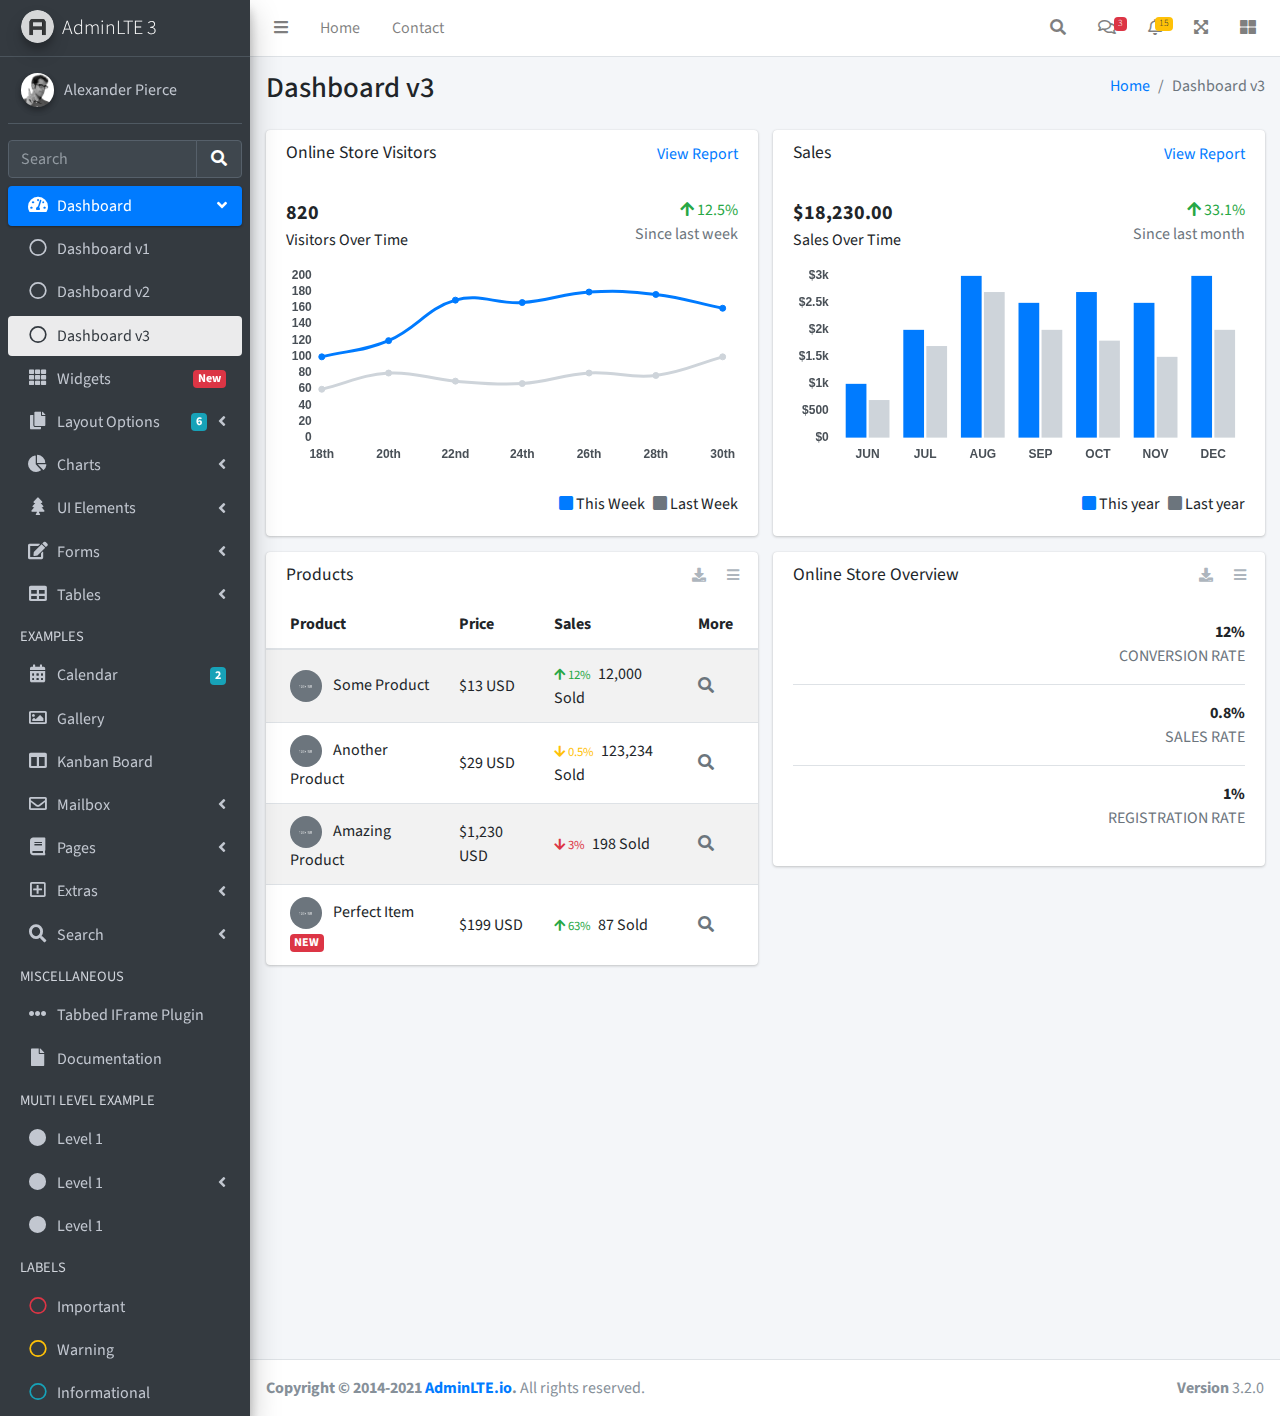
<file: public/lte/index3.html>
<!DOCTYPE html>
<html lang="en">
<head>
  <meta charset="utf-8">
  <meta name="viewport" content="width=device-width, initial-scale=1">
  <title>AdminLTE 3 | Dashboard 3</title>

  <!-- Google Font: Source Sans Pro -->
  <link rel="stylesheet" href="https://fonts.googleapis.com/css?family=Source+Sans+Pro:300,400,400i,700&display=fallback">
  <!-- Font Awesome Icons -->
  <link rel="stylesheet" href="plugins/fontawesome-free/css/all.min.css">
  <!-- IonIcons -->
  <link rel="stylesheet" href="https://code.ionicframework.com/ionicons/2.0.1/css/ionicons.min.css">
  <!-- Theme style -->
  <link rel="stylesheet" href="dist/css/adminlte.min.css">
</head>
<!--
`body` tag options:

  Apply one or more of the following classes to to the body tag
  to get the desired effect

  * sidebar-collapse
  * sidebar-mini
-->
<body class="hold-transition sidebar-mini">
<div class="wrapper">
  <!-- Navbar -->
  <nav class="main-header navbar navbar-expand navbar-white navbar-light">
    <!-- Left navbar links -->
    <ul class="navbar-nav">
      <li class="nav-item">
        <a class="nav-link" data-widget="pushmenu" href="#" role="button"><i class="fas fa-bars"></i></a>
      </li>
      <li class="nav-item d-none d-sm-inline-block">
        <a href="index3.html" class="nav-link">Home</a>
      </li>
      <li class="nav-item d-none d-sm-inline-block">
        <a href="#" class="nav-link">Contact</a>
      </li>
    </ul>

    <!-- Right navbar links -->
    <ul class="navbar-nav ml-auto">
      <!-- Navbar Search -->
      <li class="nav-item">
        <a class="nav-link" data-widget="navbar-search" href="#" role="button">
          <i class="fas fa-search"></i>
        </a>
        <div class="navbar-search-block">
          <form class="form-inline">
            <div class="input-group input-group-sm">
              <input class="form-control form-control-navbar" type="search" placeholder="Search" aria-label="Search">
              <div class="input-group-append">
                <button class="btn btn-navbar" type="submit">
                  <i class="fas fa-search"></i>
                </button>
                <button class="btn btn-navbar" type="button" data-widget="navbar-search">
                  <i class="fas fa-times"></i>
                </button>
              </div>
            </div>
          </form>
        </div>
      </li>

      <!-- Messages Dropdown Menu -->
      <li class="nav-item dropdown">
        <a class="nav-link" data-toggle="dropdown" href="#">
          <i class="far fa-comments"></i>
          <span class="badge badge-danger navbar-badge">3</span>
        </a>
        <div class="dropdown-menu dropdown-menu-lg dropdown-menu-right">
          <a href="#" class="dropdown-item">
            <!-- Message Start -->
            <div class="media">
              <img src="dist/img/user1-128x128.jpg" alt="User Avatar" class="img-size-50 mr-3 img-circle">
              <div class="media-body">
                <h3 class="dropdown-item-title">
                  Brad Diesel
                  <span class="float-right text-sm text-danger"><i class="fas fa-star"></i></span>
                </h3>
                <p class="text-sm">Call me whenever you can...</p>
                <p class="text-sm text-muted"><i class="far fa-clock mr-1"></i> 4 Hours Ago</p>
              </div>
            </div>
            <!-- Message End -->
          </a>
          <div class="dropdown-divider"></div>
          <a href="#" class="dropdown-item">
            <!-- Message Start -->
            <div class="media">
              <img src="dist/img/user8-128x128.jpg" alt="User Avatar" class="img-size-50 img-circle mr-3">
              <div class="media-body">
                <h3 class="dropdown-item-title">
                  John Pierce
                  <span class="float-right text-sm text-muted"><i class="fas fa-star"></i></span>
                </h3>
                <p class="text-sm">I got your message bro</p>
                <p class="text-sm text-muted"><i class="far fa-clock mr-1"></i> 4 Hours Ago</p>
              </div>
            </div>
            <!-- Message End -->
          </a>
          <div class="dropdown-divider"></div>
          <a href="#" class="dropdown-item">
            <!-- Message Start -->
            <div class="media">
              <img src="dist/img/user3-128x128.jpg" alt="User Avatar" class="img-size-50 img-circle mr-3">
              <div class="media-body">
                <h3 class="dropdown-item-title">
                  Nora Silvester
                  <span class="float-right text-sm text-warning"><i class="fas fa-star"></i></span>
                </h3>
                <p class="text-sm">The subject goes here</p>
                <p class="text-sm text-muted"><i class="far fa-clock mr-1"></i> 4 Hours Ago</p>
              </div>
            </div>
            <!-- Message End -->
          </a>
          <div class="dropdown-divider"></div>
          <a href="#" class="dropdown-item dropdown-footer">See All Messages</a>
        </div>
      </li>
      <!-- Notifications Dropdown Menu -->
      <li class="nav-item dropdown">
        <a class="nav-link" data-toggle="dropdown" href="#">
          <i class="far fa-bell"></i>
          <span class="badge badge-warning navbar-badge">15</span>
        </a>
        <div class="dropdown-menu dropdown-menu-lg dropdown-menu-right">
          <span class="dropdown-item dropdown-header">15 Notifications</span>
          <div class="dropdown-divider"></div>
          <a href="#" class="dropdown-item">
            <i class="fas fa-envelope mr-2"></i> 4 new messages
            <span class="float-right text-muted text-sm">3 mins</span>
          </a>
          <div class="dropdown-divider"></div>
          <a href="#" class="dropdown-item">
            <i class="fas fa-users mr-2"></i> 8 friend requests
            <span class="float-right text-muted text-sm">12 hours</span>
          </a>
          <div class="dropdown-divider"></div>
          <a href="#" class="dropdown-item">
            <i class="fas fa-file mr-2"></i> 3 new reports
            <span class="float-right text-muted text-sm">2 days</span>
          </a>
          <div class="dropdown-divider"></div>
          <a href="#" class="dropdown-item dropdown-footer">See All Notifications</a>
        </div>
      </li>
      <li class="nav-item">
        <a class="nav-link" data-widget="fullscreen" href="#" role="button">
          <i class="fas fa-expand-arrows-alt"></i>
        </a>
      </li>
      <li class="nav-item">
        <a class="nav-link" data-widget="control-sidebar" data-slide="true" href="#" role="button">
          <i class="fas fa-th-large"></i>
        </a>
      </li>
    </ul>
  </nav>
  <!-- /.navbar -->

  <!-- Main Sidebar Container -->
  <aside class="main-sidebar sidebar-dark-primary elevation-4">
    <!-- Brand Logo -->
    <a href="index3.html" class="brand-link">
      <img src="dist/img/AdminLTELogo.png" alt="AdminLTE Logo" class="brand-image img-circle elevation-3" style="opacity: .8">
      <span class="brand-text font-weight-light">AdminLTE 3</span>
    </a>

    <!-- Sidebar -->
    <div class="sidebar">
      <!-- Sidebar user panel (optional) -->
      <div class="user-panel mt-3 pb-3 mb-3 d-flex">
        <div class="image">
          <img src="dist/img/user2-160x160.jpg" class="img-circle elevation-2" alt="User Image">
        </div>
        <div class="info">
          <a href="#" class="d-block">Alexander Pierce</a>
        </div>
      </div>

      <!-- SidebarSearch Form -->
      <div class="form-inline">
        <div class="input-group" data-widget="sidebar-search">
          <input class="form-control form-control-sidebar" type="search" placeholder="Search" aria-label="Search">
          <div class="input-group-append">
            <button class="btn btn-sidebar">
              <i class="fas fa-search fa-fw"></i>
            </button>
          </div>
        </div>
      </div>

      <!-- Sidebar Menu -->
      <nav class="mt-2">
        <ul class="nav nav-pills nav-sidebar flex-column" data-widget="treeview" role="menu" data-accordion="false">
          <!-- Add icons to the links using the .nav-icon class
               with font-awesome or any other icon font library -->
          <li class="nav-item menu-open">
            <a href="#" class="nav-link active">
              <i class="nav-icon fas fa-tachometer-alt"></i>
              <p>
                Dashboard
                <i class="right fas fa-angle-left"></i>
              </p>
            </a>
            <ul class="nav nav-treeview">
              <li class="nav-item">
                <a href="./index.html" class="nav-link">
                  <i class="far fa-circle nav-icon"></i>
                  <p>Dashboard v1</p>
                </a>
              </li>
              <li class="nav-item">
                <a href="./index2.html" class="nav-link">
                  <i class="far fa-circle nav-icon"></i>
                  <p>Dashboard v2</p>
                </a>
              </li>
              <li class="nav-item">
                <a href="./index3.html" class="nav-link active">
                  <i class="far fa-circle nav-icon"></i>
                  <p>Dashboard v3</p>
                </a>
              </li>
            </ul>
          </li>
          <li class="nav-item">
            <a href="pages/widgets.html" class="nav-link">
              <i class="nav-icon fas fa-th"></i>
              <p>
                Widgets
                <span class="right badge badge-danger">New</span>
              </p>
            </a>
          </li>
          <li class="nav-item">
            <a href="#" class="nav-link">
              <i class="nav-icon fas fa-copy"></i>
              <p>
                Layout Options
                <i class="fas fa-angle-left right"></i>
                <span class="badge badge-info right">6</span>
              </p>
            </a>
            <ul class="nav nav-treeview">
              <li class="nav-item">
                <a href="pages/layout/top-nav.html" class="nav-link">
                  <i class="far fa-circle nav-icon"></i>
                  <p>Top Navigation</p>
                </a>
              </li>
              <li class="nav-item">
                <a href="pages/layout/top-nav-sidebar.html" class="nav-link">
                  <i class="far fa-circle nav-icon"></i>
                  <p>Top Navigation + Sidebar</p>
                </a>
              </li>
              <li class="nav-item">
                <a href="pages/layout/boxed.html" class="nav-link">
                  <i class="far fa-circle nav-icon"></i>
                  <p>Boxed</p>
                </a>
              </li>
              <li class="nav-item">
                <a href="pages/layout/fixed-sidebar.html" class="nav-link">
                  <i class="far fa-circle nav-icon"></i>
                  <p>Fixed Sidebar</p>
                </a>
              </li>
              <li class="nav-item">
                <a href="pages/layout/fixed-sidebar-custom.html" class="nav-link">
                  <i class="far fa-circle nav-icon"></i>
                  <p>Fixed Sidebar <small>+ Custom Area</small></p>
                </a>
              </li>
              <li class="nav-item">
                <a href="pages/layout/fixed-topnav.html" class="nav-link">
                  <i class="far fa-circle nav-icon"></i>
                  <p>Fixed Navbar</p>
                </a>
              </li>
              <li class="nav-item">
                <a href="pages/layout/fixed-footer.html" class="nav-link">
                  <i class="far fa-circle nav-icon"></i>
                  <p>Fixed Footer</p>
                </a>
              </li>
              <li class="nav-item">
                <a href="pages/layout/collapsed-sidebar.html" class="nav-link">
                  <i class="far fa-circle nav-icon"></i>
                  <p>Collapsed Sidebar</p>
                </a>
              </li>
            </ul>
          </li>
          <li class="nav-item">
            <a href="#" class="nav-link">
              <i class="nav-icon fas fa-chart-pie"></i>
              <p>
                Charts
                <i class="right fas fa-angle-left"></i>
              </p>
            </a>
            <ul class="nav nav-treeview">
              <li class="nav-item">
                <a href="pages/charts/chartjs.html" class="nav-link">
                  <i class="far fa-circle nav-icon"></i>
                  <p>ChartJS</p>
                </a>
              </li>
              <li class="nav-item">
                <a href="pages/charts/flot.html" class="nav-link">
                  <i class="far fa-circle nav-icon"></i>
                  <p>Flot</p>
                </a>
              </li>
              <li class="nav-item">
                <a href="pages/charts/inline.html" class="nav-link">
                  <i class="far fa-circle nav-icon"></i>
                  <p>Inline</p>
                </a>
              </li>
              <li class="nav-item">
                <a href="pages/charts/uplot.html" class="nav-link">
                  <i class="far fa-circle nav-icon"></i>
                  <p>uPlot</p>
                </a>
              </li>
            </ul>
          </li>
          <li class="nav-item">
            <a href="#" class="nav-link">
              <i class="nav-icon fas fa-tree"></i>
              <p>
                UI Elements
                <i class="fas fa-angle-left right"></i>
              </p>
            </a>
            <ul class="nav nav-treeview">
              <li class="nav-item">
                <a href="pages/UI/general.html" class="nav-link">
                  <i class="far fa-circle nav-icon"></i>
                  <p>General</p>
                </a>
              </li>
              <li class="nav-item">
                <a href="pages/UI/icons.html" class="nav-link">
                  <i class="far fa-circle nav-icon"></i>
                  <p>Icons</p>
                </a>
              </li>
              <li class="nav-item">
                <a href="pages/UI/buttons.html" class="nav-link">
                  <i class="far fa-circle nav-icon"></i>
                  <p>Buttons</p>
                </a>
              </li>
              <li class="nav-item">
                <a href="pages/UI/sliders.html" class="nav-link">
                  <i class="far fa-circle nav-icon"></i>
                  <p>Sliders</p>
                </a>
              </li>
              <li class="nav-item">
                <a href="pages/UI/modals.html" class="nav-link">
                  <i class="far fa-circle nav-icon"></i>
                  <p>Modals & Alerts</p>
                </a>
              </li>
              <li class="nav-item">
                <a href="pages/UI/navbar.html" class="nav-link">
                  <i class="far fa-circle nav-icon"></i>
                  <p>Navbar & Tabs</p>
                </a>
              </li>
              <li class="nav-item">
                <a href="pages/UI/timeline.html" class="nav-link">
                  <i class="far fa-circle nav-icon"></i>
                  <p>Timeline</p>
                </a>
              </li>
              <li class="nav-item">
                <a href="pages/UI/ribbons.html" class="nav-link">
                  <i class="far fa-circle nav-icon"></i>
                  <p>Ribbons</p>
                </a>
              </li>
            </ul>
          </li>
          <li class="nav-item">
            <a href="#" class="nav-link">
              <i class="nav-icon fas fa-edit"></i>
              <p>
                Forms
                <i class="fas fa-angle-left right"></i>
              </p>
            </a>
            <ul class="nav nav-treeview">
              <li class="nav-item">
                <a href="pages/forms/general.html" class="nav-link">
                  <i class="far fa-circle nav-icon"></i>
                  <p>General Elements</p>
                </a>
              </li>
              <li class="nav-item">
                <a href="pages/forms/advanced.html" class="nav-link">
                  <i class="far fa-circle nav-icon"></i>
                  <p>Advanced Elements</p>
                </a>
              </li>
              <li class="nav-item">
                <a href="pages/forms/editors.html" class="nav-link">
                  <i class="far fa-circle nav-icon"></i>
                  <p>Editors</p>
                </a>
              </li>
              <li class="nav-item">
                <a href="pages/forms/validation.html" class="nav-link">
                  <i class="far fa-circle nav-icon"></i>
                  <p>Validation</p>
                </a>
              </li>
            </ul>
          </li>
          <li class="nav-item">
            <a href="#" class="nav-link">
              <i class="nav-icon fas fa-table"></i>
              <p>
                Tables
                <i class="fas fa-angle-left right"></i>
              </p>
            </a>
            <ul class="nav nav-treeview">
              <li class="nav-item">
                <a href="pages/tables/simple.html" class="nav-link">
                  <i class="far fa-circle nav-icon"></i>
                  <p>Simple Tables</p>
                </a>
              </li>
              <li class="nav-item">
                <a href="pages/tables/data.html" class="nav-link">
                  <i class="far fa-circle nav-icon"></i>
                  <p>DataTables</p>
                </a>
              </li>
              <li class="nav-item">
                <a href="pages/tables/jsgrid.html" class="nav-link">
                  <i class="far fa-circle nav-icon"></i>
                  <p>jsGrid</p>
                </a>
              </li>
            </ul>
          </li>
          <li class="nav-header">EXAMPLES</li>
          <li class="nav-item">
            <a href="pages/calendar.html" class="nav-link">
              <i class="nav-icon fas fa-calendar-alt"></i>
              <p>
                Calendar
                <span class="badge badge-info right">2</span>
              </p>
            </a>
          </li>
          <li class="nav-item">
            <a href="pages/gallery.html" class="nav-link">
              <i class="nav-icon far fa-image"></i>
              <p>
                Gallery
              </p>
            </a>
          </li>
          <li class="nav-item">
            <a href="pages/kanban.html" class="nav-link">
              <i class="nav-icon fas fa-columns"></i>
              <p>
                Kanban Board
              </p>
            </a>
          </li>
          <li class="nav-item">
            <a href="#" class="nav-link">
              <i class="nav-icon far fa-envelope"></i>
              <p>
                Mailbox
                <i class="fas fa-angle-left right"></i>
              </p>
            </a>
            <ul class="nav nav-treeview">
              <li class="nav-item">
                <a href="pages/mailbox/mailbox.html" class="nav-link">
                  <i class="far fa-circle nav-icon"></i>
                  <p>Inbox</p>
                </a>
              </li>
              <li class="nav-item">
                <a href="pages/mailbox/compose.html" class="nav-link">
                  <i class="far fa-circle nav-icon"></i>
                  <p>Compose</p>
                </a>
              </li>
              <li class="nav-item">
                <a href="pages/mailbox/read-mail.html" class="nav-link">
                  <i class="far fa-circle nav-icon"></i>
                  <p>Read</p>
                </a>
              </li>
            </ul>
          </li>
          <li class="nav-item">
            <a href="#" class="nav-link">
              <i class="nav-icon fas fa-book"></i>
              <p>
                Pages
                <i class="fas fa-angle-left right"></i>
              </p>
            </a>
            <ul class="nav nav-treeview">
              <li class="nav-item">
                <a href="pages/examples/invoice.html" class="nav-link">
                  <i class="far fa-circle nav-icon"></i>
                  <p>Invoice</p>
                </a>
              </li>
              <li class="nav-item">
                <a href="pages/examples/profile.html" class="nav-link">
                  <i class="far fa-circle nav-icon"></i>
                  <p>Profile</p>
                </a>
              </li>
              <li class="nav-item">
                <a href="pages/examples/e-commerce.html" class="nav-link">
                  <i class="far fa-circle nav-icon"></i>
                  <p>E-commerce</p>
                </a>
              </li>
              <li class="nav-item">
                <a href="pages/examples/projects.html" class="nav-link">
                  <i class="far fa-circle nav-icon"></i>
                  <p>Projects</p>
                </a>
              </li>
              <li class="nav-item">
                <a href="pages/examples/project-add.html" class="nav-link">
                  <i class="far fa-circle nav-icon"></i>
                  <p>Project Add</p>
                </a>
              </li>
              <li class="nav-item">
                <a href="pages/examples/project-edit.html" class="nav-link">
                  <i class="far fa-circle nav-icon"></i>
                  <p>Project Edit</p>
                </a>
              </li>
              <li class="nav-item">
                <a href="pages/examples/project-detail.html" class="nav-link">
                  <i class="far fa-circle nav-icon"></i>
                  <p>Project Detail</p>
                </a>
              </li>
              <li class="nav-item">
                <a href="pages/examples/contacts.html" class="nav-link">
                  <i class="far fa-circle nav-icon"></i>
                  <p>Contacts</p>
                </a>
              </li>
              <li class="nav-item">
                <a href="pages/examples/faq.html" class="nav-link">
                  <i class="far fa-circle nav-icon"></i>
                  <p>FAQ</p>
                </a>
              </li>
              <li class="nav-item">
                <a href="pages/examples/contact-us.html" class="nav-link">
                  <i class="far fa-circle nav-icon"></i>
                  <p>Contact us</p>
                </a>
              </li>
            </ul>
          </li>
          <li class="nav-item">
            <a href="#" class="nav-link">
              <i class="nav-icon far fa-plus-square"></i>
              <p>
                Extras
                <i class="fas fa-angle-left right"></i>
              </p>
            </a>
            <ul class="nav nav-treeview">
              <li class="nav-item">
                <a href="#" class="nav-link">
                  <i class="far fa-circle nav-icon"></i>
                  <p>
                    Login & Register v1
                    <i class="fas fa-angle-left right"></i>
                  </p>
                </a>
                <ul class="nav nav-treeview">
                  <li class="nav-item">
                    <a href="pages/examples/login.html" class="nav-link">
                      <i class="far fa-circle nav-icon"></i>
                      <p>Login v1</p>
                    </a>
                  </li>
                  <li class="nav-item">
                    <a href="pages/examples/register.html" class="nav-link">
                      <i class="far fa-circle nav-icon"></i>
                      <p>Register v1</p>
                    </a>
                  </li>
                  <li class="nav-item">
                    <a href="pages/examples/forgot-password.html" class="nav-link">
                      <i class="far fa-circle nav-icon"></i>
                      <p>Forgot Password v1</p>
                    </a>
                  </li>
                  <li class="nav-item">
                    <a href="pages/examples/recover-password.html" class="nav-link">
                      <i class="far fa-circle nav-icon"></i>
                      <p>Recover Password v1</p>
                    </a>
                  </li>
                </ul>
              </li>
              <li class="nav-item">
                <a href="#" class="nav-link">
                  <i class="far fa-circle nav-icon"></i>
                  <p>
                    Login & Register v2
                    <i class="fas fa-angle-left right"></i>
                  </p>
                </a>
                <ul class="nav nav-treeview">
                  <li class="nav-item">
                    <a href="pages/examples/login-v2.html" class="nav-link">
                      <i class="far fa-circle nav-icon"></i>
                      <p>Login v2</p>
                    </a>
                  </li>
                  <li class="nav-item">
                    <a href="pages/examples/register-v2.html" class="nav-link">
                      <i class="far fa-circle nav-icon"></i>
                      <p>Register v2</p>
                    </a>
                  </li>
                  <li class="nav-item">
                    <a href="pages/examples/forgot-password-v2.html" class="nav-link">
                      <i class="far fa-circle nav-icon"></i>
                      <p>Forgot Password v2</p>
                    </a>
                  </li>
                  <li class="nav-item">
                    <a href="pages/examples/recover-password-v2.html" class="nav-link">
                      <i class="far fa-circle nav-icon"></i>
                      <p>Recover Password v2</p>
                    </a>
                  </li>
                </ul>
              </li>
              <li class="nav-item">
                <a href="pages/examples/lockscreen.html" class="nav-link">
                  <i class="far fa-circle nav-icon"></i>
                  <p>Lockscreen</p>
                </a>
              </li>
              <li class="nav-item">
                <a href="pages/examples/legacy-user-menu.html" class="nav-link">
                  <i class="far fa-circle nav-icon"></i>
                  <p>Legacy User Menu</p>
                </a>
              </li>
              <li class="nav-item">
                <a href="pages/examples/language-menu.html" class="nav-link">
                  <i class="far fa-circle nav-icon"></i>
                  <p>Language Menu</p>
                </a>
              </li>
              <li class="nav-item">
                <a href="pages/examples/404.html" class="nav-link">
                  <i class="far fa-circle nav-icon"></i>
                  <p>Error 404</p>
                </a>
              </li>
              <li class="nav-item">
                <a href="pages/examples/500.html" class="nav-link">
                  <i class="far fa-circle nav-icon"></i>
                  <p>Error 500</p>
                </a>
              </li>
              <li class="nav-item">
                <a href="pages/examples/pace.html" class="nav-link">
                  <i class="far fa-circle nav-icon"></i>
                  <p>Pace</p>
                </a>
              </li>
              <li class="nav-item">
                <a href="pages/examples/blank.html" class="nav-link">
                  <i class="far fa-circle nav-icon"></i>
                  <p>Blank Page</p>
                </a>
              </li>
              <li class="nav-item">
                <a href="starter.html" class="nav-link">
                  <i class="far fa-circle nav-icon"></i>
                  <p>Starter Page</p>
                </a>
              </li>
            </ul>
          </li>
          <li class="nav-item">
            <a href="#" class="nav-link">
              <i class="nav-icon fas fa-search"></i>
              <p>
                Search
                <i class="fas fa-angle-left right"></i>
              </p>
            </a>
            <ul class="nav nav-treeview">
              <li class="nav-item">
                <a href="pages/search/simple.html" class="nav-link">
                  <i class="far fa-circle nav-icon"></i>
                  <p>Simple Search</p>
                </a>
              </li>
              <li class="nav-item">
                <a href="pages/search/enhanced.html" class="nav-link">
                  <i class="far fa-circle nav-icon"></i>
                  <p>Enhanced</p>
                </a>
              </li>
            </ul>
          </li>
          <li class="nav-header">MISCELLANEOUS</li>
          <li class="nav-item">
            <a href="iframe.html" class="nav-link">
              <i class="nav-icon fas fa-ellipsis-h"></i>
              <p>Tabbed IFrame Plugin</p>
            </a>
          </li>
          <li class="nav-item">
            <a href="https://adminlte.io/docs/3.1/" class="nav-link">
              <i class="nav-icon fas fa-file"></i>
              <p>Documentation</p>
            </a>
          </li>
          <li class="nav-header">MULTI LEVEL EXAMPLE</li>
          <li class="nav-item">
            <a href="#" class="nav-link">
              <i class="fas fa-circle nav-icon"></i>
              <p>Level 1</p>
            </a>
          </li>
          <li class="nav-item">
            <a href="#" class="nav-link">
              <i class="nav-icon fas fa-circle"></i>
              <p>
                Level 1
                <i class="right fas fa-angle-left"></i>
              </p>
            </a>
            <ul class="nav nav-treeview">
              <li class="nav-item">
                <a href="#" class="nav-link">
                  <i class="far fa-circle nav-icon"></i>
                  <p>Level 2</p>
                </a>
              </li>
              <li class="nav-item">
                <a href="#" class="nav-link">
                  <i class="far fa-circle nav-icon"></i>
                  <p>
                    Level 2
                    <i class="right fas fa-angle-left"></i>
                  </p>
                </a>
                <ul class="nav nav-treeview">
                  <li class="nav-item">
                    <a href="#" class="nav-link">
                      <i class="far fa-dot-circle nav-icon"></i>
                      <p>Level 3</p>
                    </a>
                  </li>
                  <li class="nav-item">
                    <a href="#" class="nav-link">
                      <i class="far fa-dot-circle nav-icon"></i>
                      <p>Level 3</p>
                    </a>
                  </li>
                  <li class="nav-item">
                    <a href="#" class="nav-link">
                      <i class="far fa-dot-circle nav-icon"></i>
                      <p>Level 3</p>
                    </a>
                  </li>
                </ul>
              </li>
              <li class="nav-item">
                <a href="#" class="nav-link">
                  <i class="far fa-circle nav-icon"></i>
                  <p>Level 2</p>
                </a>
              </li>
            </ul>
          </li>
          <li class="nav-item">
            <a href="#" class="nav-link">
              <i class="fas fa-circle nav-icon"></i>
              <p>Level 1</p>
            </a>
          </li>
          <li class="nav-header">LABELS</li>
          <li class="nav-item">
            <a href="#" class="nav-link">
              <i class="nav-icon far fa-circle text-danger"></i>
              <p class="text">Important</p>
            </a>
          </li>
          <li class="nav-item">
            <a href="#" class="nav-link">
              <i class="nav-icon far fa-circle text-warning"></i>
              <p>Warning</p>
            </a>
          </li>
          <li class="nav-item">
            <a href="#" class="nav-link">
              <i class="nav-icon far fa-circle text-info"></i>
              <p>Informational</p>
            </a>
          </li>
        </ul>
      </nav>
      <!-- /.sidebar-menu -->
    </div>
    <!-- /.sidebar -->
  </aside>

  <!-- Content Wrapper. Contains page content -->
  <div class="content-wrapper">
    <!-- Content Header (Page header) -->
    <div class="content-header">
      <div class="container-fluid">
        <div class="row mb-2">
          <div class="col-sm-6">
            <h1 class="m-0">Dashboard v3</h1>
          </div><!-- /.col -->
          <div class="col-sm-6">
            <ol class="breadcrumb float-sm-right">
              <li class="breadcrumb-item"><a href="#">Home</a></li>
              <li class="breadcrumb-item active">Dashboard v3</li>
            </ol>
          </div><!-- /.col -->
        </div><!-- /.row -->
      </div><!-- /.container-fluid -->
    </div>
    <!-- /.content-header -->

    <!-- Main content -->
    <div class="content">
      <div class="container-fluid">
        <div class="row">
          <div class="col-lg-6">
            <div class="card">
              <div class="card-header border-0">
                <div class="d-flex justify-content-between">
                  <h3 class="card-title">Online Store Visitors</h3>
                  <a href="javascript:void(0);">View Report</a>
                </div>
              </div>
              <div class="card-body">
                <div class="d-flex">
                  <p class="d-flex flex-column">
                    <span class="text-bold text-lg">820</span>
                    <span>Visitors Over Time</span>
                  </p>
                  <p class="ml-auto d-flex flex-column text-right">
                    <span class="text-success">
                      <i class="fas fa-arrow-up"></i> 12.5%
                    </span>
                    <span class="text-muted">Since last week</span>
                  </p>
                </div>
                <!-- /.d-flex -->

                <div class="position-relative mb-4">
                  <canvas id="visitors-chart" height="200"></canvas>
                </div>

                <div class="d-flex flex-row justify-content-end">
                  <span class="mr-2">
                    <i class="fas fa-square text-primary"></i> This Week
                  </span>

                  <span>
                    <i class="fas fa-square text-gray"></i> Last Week
                  </span>
                </div>
              </div>
            </div>
            <!-- /.card -->

            <div class="card">
              <div class="card-header border-0">
                <h3 class="card-title">Products</h3>
                <div class="card-tools">
                  <a href="#" class="btn btn-tool btn-sm">
                    <i class="fas fa-download"></i>
                  </a>
                  <a href="#" class="btn btn-tool btn-sm">
                    <i class="fas fa-bars"></i>
                  </a>
                </div>
              </div>
              <div class="card-body table-responsive p-0">
                <table class="table table-striped table-valign-middle">
                  <thead>
                  <tr>
                    <th>Product</th>
                    <th>Price</th>
                    <th>Sales</th>
                    <th>More</th>
                  </tr>
                  </thead>
                  <tbody>
                  <tr>
                    <td>
                      <img src="dist/img/default-150x150.png" alt="Product 1" class="img-circle img-size-32 mr-2">
                      Some Product
                    </td>
                    <td>$13 USD</td>
                    <td>
                      <small class="text-success mr-1">
                        <i class="fas fa-arrow-up"></i>
                        12%
                      </small>
                      12,000 Sold
                    </td>
                    <td>
                      <a href="#" class="text-muted">
                        <i class="fas fa-search"></i>
                      </a>
                    </td>
                  </tr>
                  <tr>
                    <td>
                      <img src="dist/img/default-150x150.png" alt="Product 1" class="img-circle img-size-32 mr-2">
                      Another Product
                    </td>
                    <td>$29 USD</td>
                    <td>
                      <small class="text-warning mr-1">
                        <i class="fas fa-arrow-down"></i>
                        0.5%
                      </small>
                      123,234 Sold
                    </td>
                    <td>
                      <a href="#" class="text-muted">
                        <i class="fas fa-search"></i>
                      </a>
                    </td>
                  </tr>
                  <tr>
                    <td>
                      <img src="dist/img/default-150x150.png" alt="Product 1" class="img-circle img-size-32 mr-2">
                      Amazing Product
                    </td>
                    <td>$1,230 USD</td>
                    <td>
                      <small class="text-danger mr-1">
                        <i class="fas fa-arrow-down"></i>
                        3%
                      </small>
                      198 Sold
                    </td>
                    <td>
                      <a href="#" class="text-muted">
                        <i class="fas fa-search"></i>
                      </a>
                    </td>
                  </tr>
                  <tr>
                    <td>
                      <img src="dist/img/default-150x150.png" alt="Product 1" class="img-circle img-size-32 mr-2">
                      Perfect Item
                      <span class="badge bg-danger">NEW</span>
                    </td>
                    <td>$199 USD</td>
                    <td>
                      <small class="text-success mr-1">
                        <i class="fas fa-arrow-up"></i>
                        63%
                      </small>
                      87 Sold
                    </td>
                    <td>
                      <a href="#" class="text-muted">
                        <i class="fas fa-search"></i>
                      </a>
                    </td>
                  </tr>
                  </tbody>
                </table>
              </div>
            </div>
            <!-- /.card -->
          </div>
          <!-- /.col-md-6 -->
          <div class="col-lg-6">
            <div class="card">
              <div class="card-header border-0">
                <div class="d-flex justify-content-between">
                  <h3 class="card-title">Sales</h3>
                  <a href="javascript:void(0);">View Report</a>
                </div>
              </div>
              <div class="card-body">
                <div class="d-flex">
                  <p class="d-flex flex-column">
                    <span class="text-bold text-lg">$18,230.00</span>
                    <span>Sales Over Time</span>
                  </p>
                  <p class="ml-auto d-flex flex-column text-right">
                    <span class="text-success">
                      <i class="fas fa-arrow-up"></i> 33.1%
                    </span>
                    <span class="text-muted">Since last month</span>
                  </p>
                </div>
                <!-- /.d-flex -->

                <div class="position-relative mb-4">
                  <canvas id="sales-chart" height="200"></canvas>
                </div>

                <div class="d-flex flex-row justify-content-end">
                  <span class="mr-2">
                    <i class="fas fa-square text-primary"></i> This year
                  </span>

                  <span>
                    <i class="fas fa-square text-gray"></i> Last year
                  </span>
                </div>
              </div>
            </div>
            <!-- /.card -->

            <div class="card">
              <div class="card-header border-0">
                <h3 class="card-title">Online Store Overview</h3>
                <div class="card-tools">
                  <a href="#" class="btn btn-sm btn-tool">
                    <i class="fas fa-download"></i>
                  </a>
                  <a href="#" class="btn btn-sm btn-tool">
                    <i class="fas fa-bars"></i>
                  </a>
                </div>
              </div>
              <div class="card-body">
                <div class="d-flex justify-content-between align-items-center border-bottom mb-3">
                  <p class="text-success text-xl">
                    <i class="ion ion-ios-refresh-empty"></i>
                  </p>
                  <p class="d-flex flex-column text-right">
                    <span class="font-weight-bold">
                      <i class="ion ion-android-arrow-up text-success"></i> 12%
                    </span>
                    <span class="text-muted">CONVERSION RATE</span>
                  </p>
                </div>
                <!-- /.d-flex -->
                <div class="d-flex justify-content-between align-items-center border-bottom mb-3">
                  <p class="text-warning text-xl">
                    <i class="ion ion-ios-cart-outline"></i>
                  </p>
                  <p class="d-flex flex-column text-right">
                    <span class="font-weight-bold">
                      <i class="ion ion-android-arrow-up text-warning"></i> 0.8%
                    </span>
                    <span class="text-muted">SALES RATE</span>
                  </p>
                </div>
                <!-- /.d-flex -->
                <div class="d-flex justify-content-between align-items-center mb-0">
                  <p class="text-danger text-xl">
                    <i class="ion ion-ios-people-outline"></i>
                  </p>
                  <p class="d-flex flex-column text-right">
                    <span class="font-weight-bold">
                      <i class="ion ion-android-arrow-down text-danger"></i> 1%
                    </span>
                    <span class="text-muted">REGISTRATION RATE</span>
                  </p>
                </div>
                <!-- /.d-flex -->
              </div>
            </div>
          </div>
          <!-- /.col-md-6 -->
        </div>
        <!-- /.row -->
      </div>
      <!-- /.container-fluid -->
    </div>
    <!-- /.content -->
  </div>
  <!-- /.content-wrapper -->

  <!-- Control Sidebar -->
  <aside class="control-sidebar control-sidebar-dark">
    <!-- Control sidebar content goes here -->
  </aside>
  <!-- /.control-sidebar -->

  <!-- Main Footer -->
  <footer class="main-footer">
    <strong>Copyright &copy; 2014-2021 <a href="https://adminlte.io">AdminLTE.io</a>.</strong>
    All rights reserved.
    <div class="float-right d-none d-sm-inline-block">
      <b>Version</b> 3.2.0
    </div>
  </footer>
</div>
<!-- ./wrapper -->

<!-- REQUIRED SCRIPTS -->

<!-- jQuery -->
<script src="plugins/jquery/jquery.min.js"></script>
<!-- Bootstrap -->
<script src="plugins/bootstrap/js/bootstrap.bundle.min.js"></script>
<!-- AdminLTE -->
<script src="dist/js/adminlte.js"></script>

<!-- OPTIONAL SCRIPTS -->
<script src="plugins/chart.js/Chart.min.js"></script>
<!-- AdminLTE for demo purposes -->
<script src="dist/js/demo.js"></script>
<!-- AdminLTE dashboard demo (This is only for demo purposes) -->
<script src="dist/js/pages/dashboard3.js"></script>
</body>
</html>
</file>
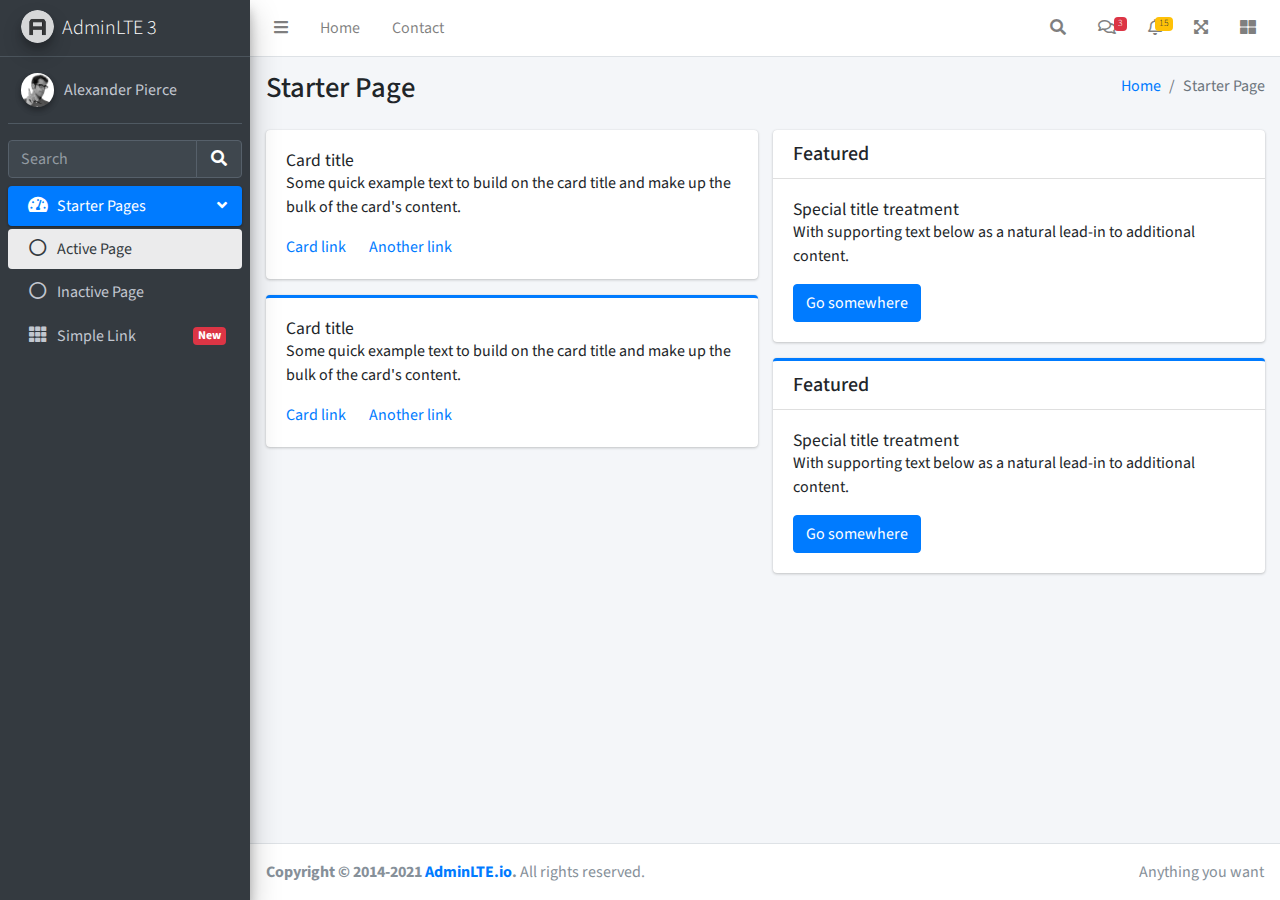
<file: public/lte/starter.html>
<!DOCTYPE html>
<!--
This is a starter template page. Use this page to start your new project from
scratch. This page gets rid of all links and provides the needed markup only.
-->
<html lang="en">
<head>
  <meta charset="utf-8">
  <meta name="viewport" content="width=device-width, initial-scale=1">
  <title>AdminLTE 3 | Starter</title>

  <!-- Google Font: Source Sans Pro -->
  <link rel="stylesheet" href="https://fonts.googleapis.com/css?family=Source+Sans+Pro:300,400,400i,700&display=fallback">
  <!-- Font Awesome Icons -->
  <link rel="stylesheet" href="plugins/fontawesome-free/css/all.min.css">
  <!-- Theme style -->
  <link rel="stylesheet" href="dist/css/adminlte.min.css">
</head>
<body class="hold-transition sidebar-mini">
<div class="wrapper">

  <!-- Navbar -->
  <nav class="main-header navbar navbar-expand navbar-white navbar-light">
    <!-- Left navbar links -->
    <ul class="navbar-nav">
      <li class="nav-item">
        <a class="nav-link" data-widget="pushmenu" href="#" role="button"><i class="fas fa-bars"></i></a>
      </li>
      <li class="nav-item d-none d-sm-inline-block">
        <a href="index3.html" class="nav-link">Home</a>
      </li>
      <li class="nav-item d-none d-sm-inline-block">
        <a href="#" class="nav-link">Contact</a>
      </li>
    </ul>

    <!-- Right navbar links -->
    <ul class="navbar-nav ml-auto">
      <!-- Navbar Search -->
      <li class="nav-item">
        <a class="nav-link" data-widget="navbar-search" href="#" role="button">
          <i class="fas fa-search"></i>
        </a>
        <div class="navbar-search-block">
          <form class="form-inline">
            <div class="input-group input-group-sm">
              <input class="form-control form-control-navbar" type="search" placeholder="Search" aria-label="Search">
              <div class="input-group-append">
                <button class="btn btn-navbar" type="submit">
                  <i class="fas fa-search"></i>
                </button>
                <button class="btn btn-navbar" type="button" data-widget="navbar-search">
                  <i class="fas fa-times"></i>
                </button>
              </div>
            </div>
          </form>
        </div>
      </li>

      <!-- Messages Dropdown Menu -->
      <li class="nav-item dropdown">
        <a class="nav-link" data-toggle="dropdown" href="#">
          <i class="far fa-comments"></i>
          <span class="badge badge-danger navbar-badge">3</span>
        </a>
        <div class="dropdown-menu dropdown-menu-lg dropdown-menu-right">
          <a href="#" class="dropdown-item">
            <!-- Message Start -->
            <div class="media">
              <img src="dist/img/user1-128x128.jpg" alt="User Avatar" class="img-size-50 mr-3 img-circle">
              <div class="media-body">
                <h3 class="dropdown-item-title">
                  Brad Diesel
                  <span class="float-right text-sm text-danger"><i class="fas fa-star"></i></span>
                </h3>
                <p class="text-sm">Call me whenever you can...</p>
                <p class="text-sm text-muted"><i class="far fa-clock mr-1"></i> 4 Hours Ago</p>
              </div>
            </div>
            <!-- Message End -->
          </a>
          <div class="dropdown-divider"></div>
          <a href="#" class="dropdown-item">
            <!-- Message Start -->
            <div class="media">
              <img src="dist/img/user8-128x128.jpg" alt="User Avatar" class="img-size-50 img-circle mr-3">
              <div class="media-body">
                <h3 class="dropdown-item-title">
                  John Pierce
                  <span class="float-right text-sm text-muted"><i class="fas fa-star"></i></span>
                </h3>
                <p class="text-sm">I got your message bro</p>
                <p class="text-sm text-muted"><i class="far fa-clock mr-1"></i> 4 Hours Ago</p>
              </div>
            </div>
            <!-- Message End -->
          </a>
          <div class="dropdown-divider"></div>
          <a href="#" class="dropdown-item">
            <!-- Message Start -->
            <div class="media">
              <img src="dist/img/user3-128x128.jpg" alt="User Avatar" class="img-size-50 img-circle mr-3">
              <div class="media-body">
                <h3 class="dropdown-item-title">
                  Nora Silvester
                  <span class="float-right text-sm text-warning"><i class="fas fa-star"></i></span>
                </h3>
                <p class="text-sm">The subject goes here</p>
                <p class="text-sm text-muted"><i class="far fa-clock mr-1"></i> 4 Hours Ago</p>
              </div>
            </div>
            <!-- Message End -->
          </a>
          <div class="dropdown-divider"></div>
          <a href="#" class="dropdown-item dropdown-footer">See All Messages</a>
        </div>
      </li>
      <!-- Notifications Dropdown Menu -->
      <li class="nav-item dropdown">
        <a class="nav-link" data-toggle="dropdown" href="#">
          <i class="far fa-bell"></i>
          <span class="badge badge-warning navbar-badge">15</span>
        </a>
        <div class="dropdown-menu dropdown-menu-lg dropdown-menu-right">
          <span class="dropdown-header">15 Notifications</span>
          <div class="dropdown-divider"></div>
          <a href="#" class="dropdown-item">
            <i class="fas fa-envelope mr-2"></i> 4 new messages
            <span class="float-right text-muted text-sm">3 mins</span>
          </a>
          <div class="dropdown-divider"></div>
          <a href="#" class="dropdown-item">
            <i class="fas fa-users mr-2"></i> 8 friend requests
            <span class="float-right text-muted text-sm">12 hours</span>
          </a>
          <div class="dropdown-divider"></div>
          <a href="#" class="dropdown-item">
            <i class="fas fa-file mr-2"></i> 3 new reports
            <span class="float-right text-muted text-sm">2 days</span>
          </a>
          <div class="dropdown-divider"></div>
          <a href="#" class="dropdown-item dropdown-footer">See All Notifications</a>
        </div>
      </li>
      <li class="nav-item">
        <a class="nav-link" data-widget="fullscreen" href="#" role="button">
          <i class="fas fa-expand-arrows-alt"></i>
        </a>
      </li>
      <li class="nav-item">
        <a class="nav-link" data-widget="control-sidebar" data-slide="true" href="#" role="button">
          <i class="fas fa-th-large"></i>
        </a>
      </li>
    </ul>
  </nav>
  <!-- /.navbar -->

  <!-- Main Sidebar Container -->
  <aside class="main-sidebar sidebar-dark-primary elevation-4">
    <!-- Brand Logo -->
    <a href="index3.html" class="brand-link">
      <img src="dist/img/AdminLTELogo.png" alt="AdminLTE Logo" class="brand-image img-circle elevation-3" style="opacity: .8">
      <span class="brand-text font-weight-light">AdminLTE 3</span>
    </a>

    <!-- Sidebar -->
    <div class="sidebar">
      <!-- Sidebar user panel (optional) -->
      <div class="user-panel mt-3 pb-3 mb-3 d-flex">
        <div class="image">
          <img src="dist/img/user2-160x160.jpg" class="img-circle elevation-2" alt="User Image">
        </div>
        <div class="info">
          <a href="#" class="d-block">Alexander Pierce</a>
        </div>
      </div>

      <!-- SidebarSearch Form -->
      <div class="form-inline">
        <div class="input-group" data-widget="sidebar-search">
          <input class="form-control form-control-sidebar" type="search" placeholder="Search" aria-label="Search">
          <div class="input-group-append">
            <button class="btn btn-sidebar">
              <i class="fas fa-search fa-fw"></i>
            </button>
          </div>
        </div>
      </div>

      <!-- Sidebar Menu -->
      <nav class="mt-2">
        <ul class="nav nav-pills nav-sidebar flex-column" data-widget="treeview" role="menu" data-accordion="false">
          <!-- Add icons to the links using the .nav-icon class
               with font-awesome or any other icon font library -->
          <li class="nav-item menu-open">
            <a href="#" class="nav-link active">
              <i class="nav-icon fas fa-tachometer-alt"></i>
              <p>
                Starter Pages
                <i class="right fas fa-angle-left"></i>
              </p>
            </a>
            <ul class="nav nav-treeview">
              <li class="nav-item">
                <a href="#" class="nav-link active">
                  <i class="far fa-circle nav-icon"></i>
                  <p>Active Page</p>
                </a>
              </li>
              <li class="nav-item">
                <a href="#" class="nav-link">
                  <i class="far fa-circle nav-icon"></i>
                  <p>Inactive Page</p>
                </a>
              </li>
            </ul>
          </li>
          <li class="nav-item">
            <a href="#" class="nav-link">
              <i class="nav-icon fas fa-th"></i>
              <p>
                Simple Link
                <span class="right badge badge-danger">New</span>
              </p>
            </a>
          </li>
        </ul>
      </nav>
      <!-- /.sidebar-menu -->
    </div>
    <!-- /.sidebar -->
  </aside>

  <!-- Content Wrapper. Contains page content -->
  <div class="content-wrapper">
    <!-- Content Header (Page header) -->
    <div class="content-header">
      <div class="container-fluid">
        <div class="row mb-2">
          <div class="col-sm-6">
            <h1 class="m-0">Starter Page</h1>
          </div><!-- /.col -->
          <div class="col-sm-6">
            <ol class="breadcrumb float-sm-right">
              <li class="breadcrumb-item"><a href="#">Home</a></li>
              <li class="breadcrumb-item active">Starter Page</li>
            </ol>
          </div><!-- /.col -->
        </div><!-- /.row -->
      </div><!-- /.container-fluid -->
    </div>
    <!-- /.content-header -->

    <!-- Main content -->
    <div class="content">
      <div class="container-fluid">
        <div class="row">
          <div class="col-lg-6">
            <div class="card">
              <div class="card-body">
                <h5 class="card-title">Card title</h5>

                <p class="card-text">
                  Some quick example text to build on the card title and make up the bulk of the card's
                  content.
                </p>

                <a href="#" class="card-link">Card link</a>
                <a href="#" class="card-link">Another link</a>
              </div>
            </div>

            <div class="card card-primary card-outline">
              <div class="card-body">
                <h5 class="card-title">Card title</h5>

                <p class="card-text">
                  Some quick example text to build on the card title and make up the bulk of the card's
                  content.
                </p>
                <a href="#" class="card-link">Card link</a>
                <a href="#" class="card-link">Another link</a>
              </div>
            </div><!-- /.card -->
          </div>
          <!-- /.col-md-6 -->
          <div class="col-lg-6">
            <div class="card">
              <div class="card-header">
                <h5 class="m-0">Featured</h5>
              </div>
              <div class="card-body">
                <h6 class="card-title">Special title treatment</h6>

                <p class="card-text">With supporting text below as a natural lead-in to additional content.</p>
                <a href="#" class="btn btn-primary">Go somewhere</a>
              </div>
            </div>

            <div class="card card-primary card-outline">
              <div class="card-header">
                <h5 class="m-0">Featured</h5>
              </div>
              <div class="card-body">
                <h6 class="card-title">Special title treatment</h6>

                <p class="card-text">With supporting text below as a natural lead-in to additional content.</p>
                <a href="#" class="btn btn-primary">Go somewhere</a>
              </div>
            </div>
          </div>
          <!-- /.col-md-6 -->
        </div>
        <!-- /.row -->
      </div><!-- /.container-fluid -->
    </div>
    <!-- /.content -->
  </div>
  <!-- /.content-wrapper -->

  <!-- Control Sidebar -->
  <aside class="control-sidebar control-sidebar-dark">
    <!-- Control sidebar content goes here -->
    <div class="p-3">
      <h5>Title</h5>
      <p>Sidebar content</p>
    </div>
  </aside>
  <!-- /.control-sidebar -->

  <!-- Main Footer -->
  <footer class="main-footer">
    <!-- To the right -->
    <div class="float-right d-none d-sm-inline">
      Anything you want
    </div>
    <!-- Default to the left -->
    <strong>Copyright &copy; 2014-2021 <a href="https://adminlte.io">AdminLTE.io</a>.</strong> All rights reserved.
  </footer>
</div>
<!-- ./wrapper -->

<!-- REQUIRED SCRIPTS -->

<!-- jQuery -->
<script src="plugins/jquery/jquery.min.js"></script>
<!-- Bootstrap 4 -->
<script src="plugins/bootstrap/js/bootstrap.bundle.min.js"></script>
<!-- AdminLTE App -->
<script src="dist/js/adminlte.min.js"></script>
</body>
</html>
</file>
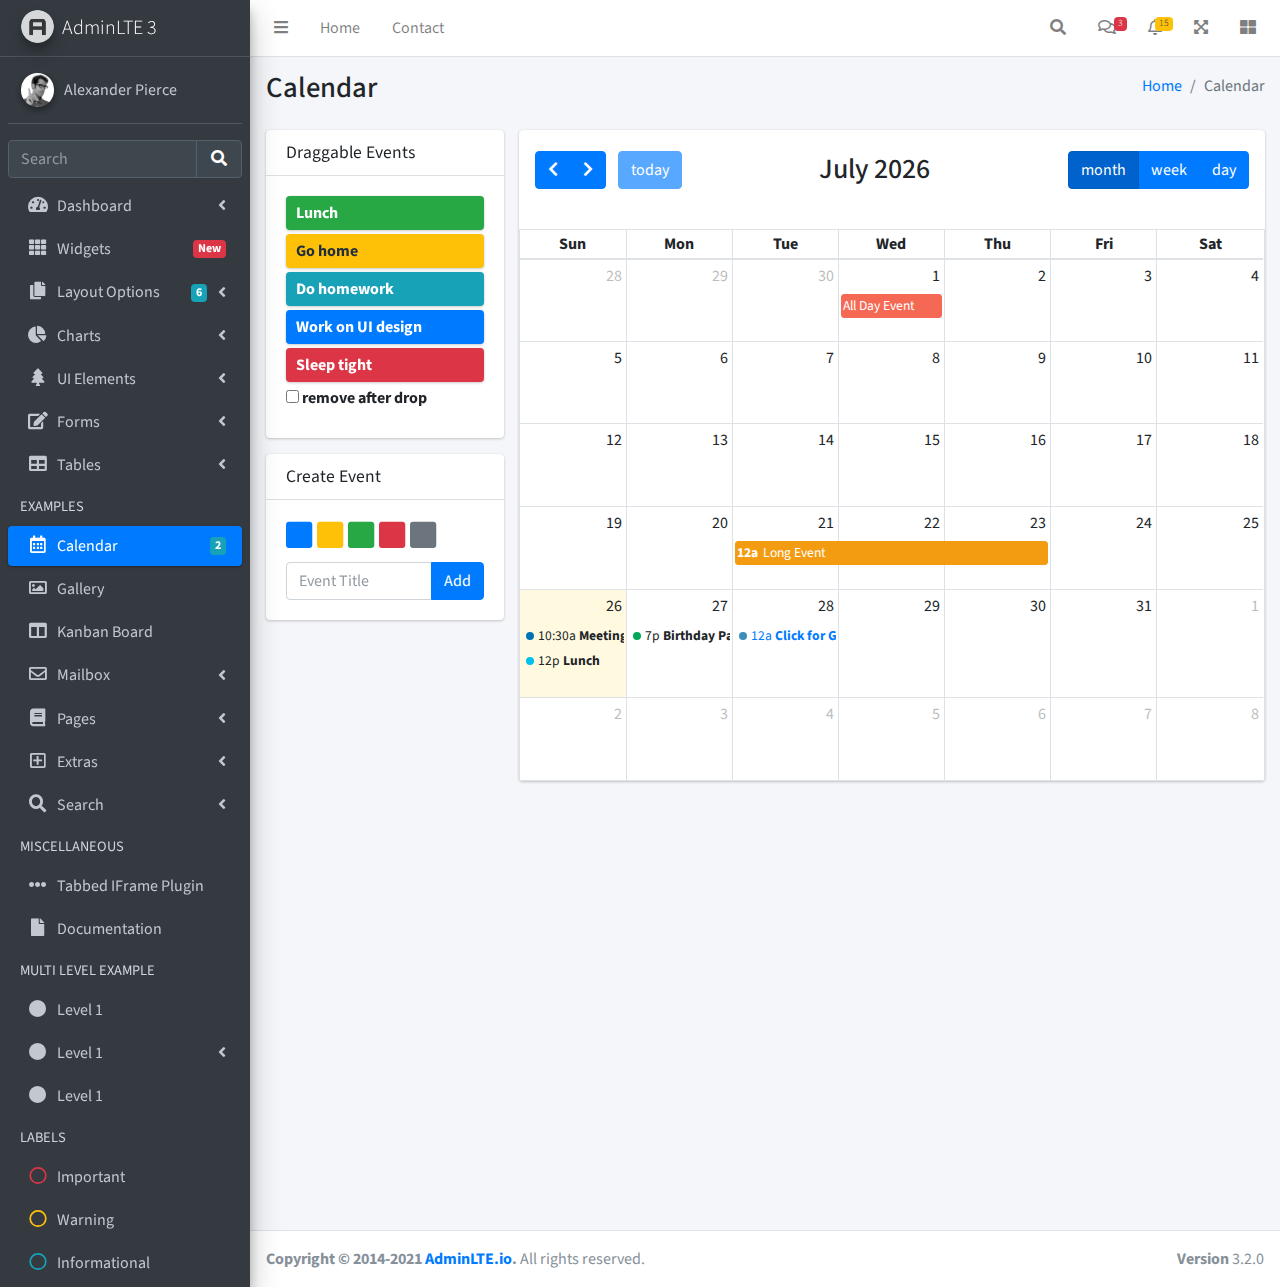
<file: public/lte/pages/calendar.html>
<!DOCTYPE html>
<html lang="en">
<head>
  <meta charset="utf-8">
  <meta name="viewport" content="width=device-width, initial-scale=1">
  <title>AdminLTE 3 | Calendar</title>

  <!-- Google Font: Source Sans Pro -->
  <link rel="stylesheet" href="https://fonts.googleapis.com/css?family=Source+Sans+Pro:300,400,400i,700&display=fallback">
  <!-- Font Awesome -->
  <link rel="stylesheet" href="../plugins/fontawesome-free/css/all.min.css">
  <!-- fullCalendar -->
  <link rel="stylesheet" href="../plugins/fullcalendar/main.css">
  <!-- Theme style -->
  <link rel="stylesheet" href="../dist/css/adminlte.min.css">
</head>
<body class="hold-transition sidebar-mini">
<div class="wrapper">
  <!-- Navbar -->
  <nav class="main-header navbar navbar-expand navbar-white navbar-light">
    <!-- Left navbar links -->
    <ul class="navbar-nav">
      <li class="nav-item">
        <a class="nav-link" data-widget="pushmenu" href="#" role="button"><i class="fas fa-bars"></i></a>
      </li>
      <li class="nav-item d-none d-sm-inline-block">
        <a href="../index3.html" class="nav-link">Home</a>
      </li>
      <li class="nav-item d-none d-sm-inline-block">
        <a href="#" class="nav-link">Contact</a>
      </li>
    </ul>

    <!-- Right navbar links -->
    <ul class="navbar-nav ml-auto">
      <!-- Navbar Search -->
      <li class="nav-item">
        <a class="nav-link" data-widget="navbar-search" href="#" role="button">
          <i class="fas fa-search"></i>
        </a>
        <div class="navbar-search-block">
          <form class="form-inline">
            <div class="input-group input-group-sm">
              <input class="form-control form-control-navbar" type="search" placeholder="Search" aria-label="Search">
              <div class="input-group-append">
                <button class="btn btn-navbar" type="submit">
                  <i class="fas fa-search"></i>
                </button>
                <button class="btn btn-navbar" type="button" data-widget="navbar-search">
                  <i class="fas fa-times"></i>
                </button>
              </div>
            </div>
          </form>
        </div>
      </li>

      <!-- Messages Dropdown Menu -->
      <li class="nav-item dropdown">
        <a class="nav-link" data-toggle="dropdown" href="#">
          <i class="far fa-comments"></i>
          <span class="badge badge-danger navbar-badge">3</span>
        </a>
        <div class="dropdown-menu dropdown-menu-lg dropdown-menu-right">
          <a href="#" class="dropdown-item">
            <!-- Message Start -->
            <div class="media">
              <img src="../dist/img/user1-128x128.jpg" alt="User Avatar" class="img-size-50 mr-3 img-circle">
              <div class="media-body">
                <h3 class="dropdown-item-title">
                  Brad Diesel
                  <span class="float-right text-sm text-danger"><i class="fas fa-star"></i></span>
                </h3>
                <p class="text-sm">Call me whenever you can...</p>
                <p class="text-sm text-muted"><i class="far fa-clock mr-1"></i> 4 Hours Ago</p>
              </div>
            </div>
            <!-- Message End -->
          </a>
          <div class="dropdown-divider"></div>
          <a href="#" class="dropdown-item">
            <!-- Message Start -->
            <div class="media">
              <img src="../dist/img/user8-128x128.jpg" alt="User Avatar" class="img-size-50 img-circle mr-3">
              <div class="media-body">
                <h3 class="dropdown-item-title">
                  John Pierce
                  <span class="float-right text-sm text-muted"><i class="fas fa-star"></i></span>
                </h3>
                <p class="text-sm">I got your message bro</p>
                <p class="text-sm text-muted"><i class="far fa-clock mr-1"></i> 4 Hours Ago</p>
              </div>
            </div>
            <!-- Message End -->
          </a>
          <div class="dropdown-divider"></div>
          <a href="#" class="dropdown-item">
            <!-- Message Start -->
            <div class="media">
              <img src="../dist/img/user3-128x128.jpg" alt="User Avatar" class="img-size-50 img-circle mr-3">
              <div class="media-body">
                <h3 class="dropdown-item-title">
                  Nora Silvester
                  <span class="float-right text-sm text-warning"><i class="fas fa-star"></i></span>
                </h3>
                <p class="text-sm">The subject goes here</p>
                <p class="text-sm text-muted"><i class="far fa-clock mr-1"></i> 4 Hours Ago</p>
              </div>
            </div>
            <!-- Message End -->
          </a>
          <div class="dropdown-divider"></div>
          <a href="#" class="dropdown-item dropdown-footer">See All Messages</a>
        </div>
      </li>
      <!-- Notifications Dropdown Menu -->
      <li class="nav-item dropdown">
        <a class="nav-link" data-toggle="dropdown" href="#">
          <i class="far fa-bell"></i>
          <span class="badge badge-warning navbar-badge">15</span>
        </a>
        <div class="dropdown-menu dropdown-menu-lg dropdown-menu-right">
          <span class="dropdown-item dropdown-header">15 Notifications</span>
          <div class="dropdown-divider"></div>
          <a href="#" class="dropdown-item">
            <i class="fas fa-envelope mr-2"></i> 4 new messages
            <span class="float-right text-muted text-sm">3 mins</span>
          </a>
          <div class="dropdown-divider"></div>
          <a href="#" class="dropdown-item">
            <i class="fas fa-users mr-2"></i> 8 friend requests
            <span class="float-right text-muted text-sm">12 hours</span>
          </a>
          <div class="dropdown-divider"></div>
          <a href="#" class="dropdown-item">
            <i class="fas fa-file mr-2"></i> 3 new reports
            <span class="float-right text-muted text-sm">2 days</span>
          </a>
          <div class="dropdown-divider"></div>
          <a href="#" class="dropdown-item dropdown-footer">See All Notifications</a>
        </div>
      </li>
      <li class="nav-item">
        <a class="nav-link" data-widget="fullscreen" href="#" role="button">
          <i class="fas fa-expand-arrows-alt"></i>
        </a>
      </li>
      <li class="nav-item">
        <a class="nav-link" data-widget="control-sidebar" data-slide="true" href="#" role="button">
          <i class="fas fa-th-large"></i>
        </a>
      </li>
    </ul>
  </nav>
  <!-- /.navbar -->

  <!-- Main Sidebar Container -->
  <aside class="main-sidebar sidebar-dark-primary elevation-4">
    <!-- Brand Logo -->
    <a href="../index3.html" class="brand-link">
      <img src="../dist/img/AdminLTELogo.png" alt="AdminLTE Logo" class="brand-image img-circle elevation-3" style="opacity: .8">
      <span class="brand-text font-weight-light">AdminLTE 3</span>
    </a>

    <!-- Sidebar -->
    <div class="sidebar">
      <!-- Sidebar user panel (optional) -->
      <div class="user-panel mt-3 pb-3 mb-3 d-flex">
        <div class="image">
          <img src="../dist/img/user2-160x160.jpg" class="img-circle elevation-2" alt="User Image">
        </div>
        <div class="info">
          <a href="#" class="d-block">Alexander Pierce</a>
        </div>
      </div>

      <!-- SidebarSearch Form -->
      <div class="form-inline">
        <div class="input-group" data-widget="sidebar-search">
          <input class="form-control form-control-sidebar" type="search" placeholder="Search" aria-label="Search">
          <div class="input-group-append">
            <button class="btn btn-sidebar">
              <i class="fas fa-search fa-fw"></i>
            </button>
          </div>
        </div>
      </div>

      <!-- Sidebar Menu -->
      <nav class="mt-2">
        <ul class="nav nav-pills nav-sidebar flex-column" data-widget="treeview" role="menu" data-accordion="false">
          <!-- Add icons to the links using the .nav-icon class
               with font-awesome or any other icon font library -->
          <li class="nav-item">
            <a href="#" class="nav-link">
              <i class="nav-icon fas fa-tachometer-alt"></i>
              <p>
                Dashboard
                <i class="right fas fa-angle-left"></i>
              </p>
            </a>
            <ul class="nav nav-treeview">
              <li class="nav-item">
                <a href="../index.html" class="nav-link">
                  <i class="far fa-circle nav-icon"></i>
                  <p>Dashboard v1</p>
                </a>
              </li>
              <li class="nav-item">
                <a href="../index2.html" class="nav-link">
                  <i class="far fa-circle nav-icon"></i>
                  <p>Dashboard v2</p>
                </a>
              </li>
              <li class="nav-item">
                <a href="../index3.html" class="nav-link">
                  <i class="far fa-circle nav-icon"></i>
                  <p>Dashboard v3</p>
                </a>
              </li>
            </ul>
          </li>
          <li class="nav-item">
            <a href="widgets.html" class="nav-link">
              <i class="nav-icon fas fa-th"></i>
              <p>
                Widgets
                <span class="right badge badge-danger">New</span>
              </p>
            </a>
          </li>
          <li class="nav-item">
            <a href="#" class="nav-link">
              <i class="nav-icon fas fa-copy"></i>
              <p>
                Layout Options
                <i class="fas fa-angle-left right"></i>
                <span class="badge badge-info right">6</span>
              </p>
            </a>
            <ul class="nav nav-treeview">
              <li class="nav-item">
                <a href="layout/top-nav.html" class="nav-link">
                  <i class="far fa-circle nav-icon"></i>
                  <p>Top Navigation</p>
                </a>
              </li>
              <li class="nav-item">
                <a href="layout/top-nav-sidebar.html" class="nav-link">
                  <i class="far fa-circle nav-icon"></i>
                  <p>Top Navigation + Sidebar</p>
                </a>
              </li>
              <li class="nav-item">
                <a href="layout/boxed.html" class="nav-link">
                  <i class="far fa-circle nav-icon"></i>
                  <p>Boxed</p>
                </a>
              </li>
              <li class="nav-item">
                <a href="layout/fixed-sidebar.html" class="nav-link">
                  <i class="far fa-circle nav-icon"></i>
                  <p>Fixed Sidebar</p>
                </a>
              </li>
              <li class="nav-item">
                <a href="layout/fixed-sidebar-custom.html" class="nav-link">
                  <i class="far fa-circle nav-icon"></i>
                  <p>Fixed Sidebar <small>+ Custom Area</small></p>
                </a>
              </li>
              <li class="nav-item">
                <a href="layout/fixed-topnav.html" class="nav-link">
                  <i class="far fa-circle nav-icon"></i>
                  <p>Fixed Navbar</p>
                </a>
              </li>
              <li class="nav-item">
                <a href="layout/fixed-footer.html" class="nav-link">
                  <i class="far fa-circle nav-icon"></i>
                  <p>Fixed Footer</p>
                </a>
              </li>
              <li class="nav-item">
                <a href="layout/collapsed-sidebar.html" class="nav-link">
                  <i class="far fa-circle nav-icon"></i>
                  <p>Collapsed Sidebar</p>
                </a>
              </li>
            </ul>
          </li>
          <li class="nav-item">
            <a href="#" class="nav-link">
              <i class="nav-icon fas fa-chart-pie"></i>
              <p>
                Charts
                <i class="right fas fa-angle-left"></i>
              </p>
            </a>
            <ul class="nav nav-treeview">
              <li class="nav-item">
                <a href="charts/chartjs.html" class="nav-link">
                  <i class="far fa-circle nav-icon"></i>
                  <p>ChartJS</p>
                </a>
              </li>
              <li class="nav-item">
                <a href="charts/flot.html" class="nav-link">
                  <i class="far fa-circle nav-icon"></i>
                  <p>Flot</p>
                </a>
              </li>
              <li class="nav-item">
                <a href="charts/inline.html" class="nav-link">
                  <i class="far fa-circle nav-icon"></i>
                  <p>Inline</p>
                </a>
              </li>
              <li class="nav-item">
                <a href="charts/uplot.html" class="nav-link">
                  <i class="far fa-circle nav-icon"></i>
                  <p>uPlot</p>
                </a>
              </li>
            </ul>
          </li>
          <li class="nav-item">
            <a href="#" class="nav-link">
              <i class="nav-icon fas fa-tree"></i>
              <p>
                UI Elements
                <i class="fas fa-angle-left right"></i>
              </p>
            </a>
            <ul class="nav nav-treeview">
              <li class="nav-item">
                <a href="UI/general.html" class="nav-link">
                  <i class="far fa-circle nav-icon"></i>
                  <p>General</p>
                </a>
              </li>
              <li class="nav-item">
                <a href="UI/icons.html" class="nav-link">
                  <i class="far fa-circle nav-icon"></i>
                  <p>Icons</p>
                </a>
              </li>
              <li class="nav-item">
                <a href="UI/buttons.html" class="nav-link">
                  <i class="far fa-circle nav-icon"></i>
                  <p>Buttons</p>
                </a>
              </li>
              <li class="nav-item">
                <a href="UI/sliders.html" class="nav-link">
                  <i class="far fa-circle nav-icon"></i>
                  <p>Sliders</p>
                </a>
              </li>
              <li class="nav-item">
                <a href="UI/modals.html" class="nav-link">
                  <i class="far fa-circle nav-icon"></i>
                  <p>Modals & Alerts</p>
                </a>
              </li>
              <li class="nav-item">
                <a href="UI/navbar.html" class="nav-link">
                  <i class="far fa-circle nav-icon"></i>
                  <p>Navbar & Tabs</p>
                </a>
              </li>
              <li class="nav-item">
                <a href="UI/timeline.html" class="nav-link">
                  <i class="far fa-circle nav-icon"></i>
                  <p>Timeline</p>
                </a>
              </li>
              <li class="nav-item">
                <a href="UI/ribbons.html" class="nav-link">
                  <i class="far fa-circle nav-icon"></i>
                  <p>Ribbons</p>
                </a>
              </li>
            </ul>
          </li>
          <li class="nav-item">
            <a href="#" class="nav-link">
              <i class="nav-icon fas fa-edit"></i>
              <p>
                Forms
                <i class="fas fa-angle-left right"></i>
              </p>
            </a>
            <ul class="nav nav-treeview">
              <li class="nav-item">
                <a href="forms/general.html" class="nav-link">
                  <i class="far fa-circle nav-icon"></i>
                  <p>General Elements</p>
                </a>
              </li>
              <li class="nav-item">
                <a href="forms/advanced.html" class="nav-link">
                  <i class="far fa-circle nav-icon"></i>
                  <p>Advanced Elements</p>
                </a>
              </li>
              <li class="nav-item">
                <a href="forms/editors.html" class="nav-link">
                  <i class="far fa-circle nav-icon"></i>
                  <p>Editors</p>
                </a>
              </li>
              <li class="nav-item">
                <a href="forms/validation.html" class="nav-link">
                  <i class="far fa-circle nav-icon"></i>
                  <p>Validation</p>
                </a>
              </li>
            </ul>
          </li>
          <li class="nav-item">
            <a href="#" class="nav-link">
              <i class="nav-icon fas fa-table"></i>
              <p>
                Tables
                <i class="fas fa-angle-left right"></i>
              </p>
            </a>
            <ul class="nav nav-treeview">
              <li class="nav-item">
                <a href="tables/simple.html" class="nav-link">
                  <i class="far fa-circle nav-icon"></i>
                  <p>Simple Tables</p>
                </a>
              </li>
              <li class="nav-item">
                <a href="tables/data.html" class="nav-link">
                  <i class="far fa-circle nav-icon"></i>
                  <p>DataTables</p>
                </a>
              </li>
              <li class="nav-item">
                <a href="tables/jsgrid.html" class="nav-link">
                  <i class="far fa-circle nav-icon"></i>
                  <p>jsGrid</p>
                </a>
              </li>
            </ul>
          </li>
          <li class="nav-header">EXAMPLES</li>
          <li class="nav-item">
            <a href="calendar.html" class="nav-link active">
              <i class="nav-icon far fa-calendar-alt"></i>
              <p>
                Calendar
                <span class="badge badge-info right">2</span>
              </p>
            </a>
          </li>
          <li class="nav-item">
            <a href="gallery.html" class="nav-link">
              <i class="nav-icon far fa-image"></i>
              <p>
                Gallery
              </p>
            </a>
          </li>
          <li class="nav-item">
            <a href="kanban.html" class="nav-link">
              <i class="nav-icon fas fa-columns"></i>
              <p>
                Kanban Board
              </p>
            </a>
          </li>
          <li class="nav-item">
            <a href="#" class="nav-link">
              <i class="nav-icon far fa-envelope"></i>
              <p>
                Mailbox
                <i class="fas fa-angle-left right"></i>
              </p>
            </a>
            <ul class="nav nav-treeview">
              <li class="nav-item">
                <a href="mailbox/mailbox.html" class="nav-link">
                  <i class="far fa-circle nav-icon"></i>
                  <p>Inbox</p>
                </a>
              </li>
              <li class="nav-item">
                <a href="mailbox/compose.html" class="nav-link">
                  <i class="far fa-circle nav-icon"></i>
                  <p>Compose</p>
                </a>
              </li>
              <li class="nav-item">
                <a href="mailbox/read-mail.html" class="nav-link">
                  <i class="far fa-circle nav-icon"></i>
                  <p>Read</p>
                </a>
              </li>
            </ul>
          </li>
          <li class="nav-item">
            <a href="#" class="nav-link">
              <i class="nav-icon fas fa-book"></i>
              <p>
                Pages
                <i class="fas fa-angle-left right"></i>
              </p>
            </a>
            <ul class="nav nav-treeview">
              <li class="nav-item">
                <a href="examples/invoice.html" class="nav-link">
                  <i class="far fa-circle nav-icon"></i>
                  <p>Invoice</p>
                </a>
              </li>
              <li class="nav-item">
                <a href="examples/profile.html" class="nav-link">
                  <i class="far fa-circle nav-icon"></i>
                  <p>Profile</p>
                </a>
              </li>
              <li class="nav-item">
                <a href="examples/e-commerce.html" class="nav-link">
                  <i class="far fa-circle nav-icon"></i>
                  <p>E-commerce</p>
                </a>
              </li>
              <li class="nav-item">
                <a href="examples/projects.html" class="nav-link">
                  <i class="far fa-circle nav-icon"></i>
                  <p>Projects</p>
                </a>
              </li>
              <li class="nav-item">
                <a href="examples/project-add.html" class="nav-link">
                  <i class="far fa-circle nav-icon"></i>
                  <p>Project Add</p>
                </a>
              </li>
              <li class="nav-item">
                <a href="examples/project-edit.html" class="nav-link">
                  <i class="far fa-circle nav-icon"></i>
                  <p>Project Edit</p>
                </a>
              </li>
              <li class="nav-item">
                <a href="examples/project-detail.html" class="nav-link">
                  <i class="far fa-circle nav-icon"></i>
                  <p>Project Detail</p>
                </a>
              </li>
              <li class="nav-item">
                <a href="examples/contacts.html" class="nav-link">
                  <i class="far fa-circle nav-icon"></i>
                  <p>Contacts</p>
                </a>
              </li>
              <li class="nav-item">
                <a href="examples/faq.html" class="nav-link">
                  <i class="far fa-circle nav-icon"></i>
                  <p>FAQ</p>
                </a>
              </li>
              <li class="nav-item">
                <a href="examples/contact-us.html" class="nav-link">
                  <i class="far fa-circle nav-icon"></i>
                  <p>Contact us</p>
                </a>
              </li>
            </ul>
          </li>
          <li class="nav-item">
            <a href="#" class="nav-link">
              <i class="nav-icon far fa-plus-square"></i>
              <p>
                Extras
                <i class="fas fa-angle-left right"></i>
              </p>
            </a>
            <ul class="nav nav-treeview">
              <li class="nav-item">
                <a href="#" class="nav-link">
                  <i class="far fa-circle nav-icon"></i>
                  <p>
                    Login & Register v1
                    <i class="fas fa-angle-left right"></i>
                  </p>
                </a>
                <ul class="nav nav-treeview">
                  <li class="nav-item">
                    <a href="examples/login.html" class="nav-link">
                      <i class="far fa-circle nav-icon"></i>
                      <p>Login v1</p>
                    </a>
                  </li>
                  <li class="nav-item">
                    <a href="examples/register.html" class="nav-link">
                      <i class="far fa-circle nav-icon"></i>
                      <p>Register v1</p>
                    </a>
                  </li>
                  <li class="nav-item">
                    <a href="examples/forgot-password.html" class="nav-link">
                      <i class="far fa-circle nav-icon"></i>
                      <p>Forgot Password v1</p>
                    </a>
                  </li>
                  <li class="nav-item">
                    <a href="examples/recover-password.html" class="nav-link">
                      <i class="far fa-circle nav-icon"></i>
                      <p>Recover Password v1</p>
                    </a>
                  </li>
                </ul>
              </li>
              <li class="nav-item">
                <a href="#" class="nav-link">
                  <i class="far fa-circle nav-icon"></i>
                  <p>
                    Login & Register v2
                    <i class="fas fa-angle-left right"></i>
                  </p>
                </a>
                <ul class="nav nav-treeview">
                  <li class="nav-item">
                    <a href="examples/login-v2.html" class="nav-link">
                      <i class="far fa-circle nav-icon"></i>
                      <p>Login v2</p>
                    </a>
                  </li>
                  <li class="nav-item">
                    <a href="examples/register-v2.html" class="nav-link">
                      <i class="far fa-circle nav-icon"></i>
                      <p>Register v2</p>
                    </a>
                  </li>
                  <li class="nav-item">
                    <a href="examples/forgot-password-v2.html" class="nav-link">
                      <i class="far fa-circle nav-icon"></i>
                      <p>Forgot Password v2</p>
                    </a>
                  </li>
                  <li class="nav-item">
                    <a href="examples/recover-password-v2.html" class="nav-link">
                      <i class="far fa-circle nav-icon"></i>
                      <p>Recover Password v2</p>
                    </a>
                  </li>
                </ul>
              </li>
              <li class="nav-item">
                <a href="examples/lockscreen.html" class="nav-link">
                  <i class="far fa-circle nav-icon"></i>
                  <p>Lockscreen</p>
                </a>
              </li>
              <li class="nav-item">
                <a href="examples/legacy-user-menu.html" class="nav-link">
                  <i class="far fa-circle nav-icon"></i>
                  <p>Legacy User Menu</p>
                </a>
              </li>
              <li class="nav-item">
                <a href="examples/language-menu.html" class="nav-link">
                  <i class="far fa-circle nav-icon"></i>
                  <p>Language Menu</p>
                </a>
              </li>
              <li class="nav-item">
                <a href="examples/404.html" class="nav-link">
                  <i class="far fa-circle nav-icon"></i>
                  <p>Error 404</p>
                </a>
              </li>
              <li class="nav-item">
                <a href="examples/500.html" class="nav-link">
                  <i class="far fa-circle nav-icon"></i>
                  <p>Error 500</p>
                </a>
              </li>
              <li class="nav-item">
                <a href="examples/pace.html" class="nav-link">
                  <i class="far fa-circle nav-icon"></i>
                  <p>Pace</p>
                </a>
              </li>
              <li class="nav-item">
                <a href="examples/blank.html" class="nav-link">
                  <i class="far fa-circle nav-icon"></i>
                  <p>Blank Page</p>
                </a>
              </li>
              <li class="nav-item">
                <a href="../starter.html" class="nav-link">
                  <i class="far fa-circle nav-icon"></i>
                  <p>Starter Page</p>
                </a>
              </li>
            </ul>
          </li>
          <li class="nav-item">
            <a href="#" class="nav-link">
              <i class="nav-icon fas fa-search"></i>
              <p>
                Search
                <i class="fas fa-angle-left right"></i>
              </p>
            </a>
            <ul class="nav nav-treeview">
              <li class="nav-item">
                <a href="search/simple.html" class="nav-link">
                  <i class="far fa-circle nav-icon"></i>
                  <p>Simple Search</p>
                </a>
              </li>
              <li class="nav-item">
                <a href="search/enhanced.html" class="nav-link">
                  <i class="far fa-circle nav-icon"></i>
                  <p>Enhanced</p>
                </a>
              </li>
            </ul>
          </li>
          <li class="nav-header">MISCELLANEOUS</li>
          <li class="nav-item">
            <a href="../iframe.html" class="nav-link">
              <i class="nav-icon fas fa-ellipsis-h"></i>
              <p>Tabbed IFrame Plugin</p>
            </a>
          </li>
          <li class="nav-item">
            <a href="https://adminlte.io/docs/3.1/" class="nav-link">
              <i class="nav-icon fas fa-file"></i>
              <p>Documentation</p>
            </a>
          </li>
          <li class="nav-header">MULTI LEVEL EXAMPLE</li>
          <li class="nav-item">
            <a href="#" class="nav-link">
              <i class="fas fa-circle nav-icon"></i>
              <p>Level 1</p>
            </a>
          </li>
          <li class="nav-item">
            <a href="#" class="nav-link">
              <i class="nav-icon fas fa-circle"></i>
              <p>
                Level 1
                <i class="right fas fa-angle-left"></i>
              </p>
            </a>
            <ul class="nav nav-treeview">
              <li class="nav-item">
                <a href="#" class="nav-link">
                  <i class="far fa-circle nav-icon"></i>
                  <p>Level 2</p>
                </a>
              </li>
              <li class="nav-item">
                <a href="#" class="nav-link">
                  <i class="far fa-circle nav-icon"></i>
                  <p>
                    Level 2
                    <i class="right fas fa-angle-left"></i>
                  </p>
                </a>
                <ul class="nav nav-treeview">
                  <li class="nav-item">
                    <a href="#" class="nav-link">
                      <i class="far fa-dot-circle nav-icon"></i>
                      <p>Level 3</p>
                    </a>
                  </li>
                  <li class="nav-item">
                    <a href="#" class="nav-link">
                      <i class="far fa-dot-circle nav-icon"></i>
                      <p>Level 3</p>
                    </a>
                  </li>
                  <li class="nav-item">
                    <a href="#" class="nav-link">
                      <i class="far fa-dot-circle nav-icon"></i>
                      <p>Level 3</p>
                    </a>
                  </li>
                </ul>
              </li>
              <li class="nav-item">
                <a href="#" class="nav-link">
                  <i class="far fa-circle nav-icon"></i>
                  <p>Level 2</p>
                </a>
              </li>
            </ul>
          </li>
          <li class="nav-item">
            <a href="#" class="nav-link">
              <i class="fas fa-circle nav-icon"></i>
              <p>Level 1</p>
            </a>
          </li>
          <li class="nav-header">LABELS</li>
          <li class="nav-item">
            <a href="#" class="nav-link">
              <i class="nav-icon far fa-circle text-danger"></i>
              <p class="text">Important</p>
            </a>
          </li>
          <li class="nav-item">
            <a href="#" class="nav-link">
              <i class="nav-icon far fa-circle text-warning"></i>
              <p>Warning</p>
            </a>
          </li>
          <li class="nav-item">
            <a href="#" class="nav-link">
              <i class="nav-icon far fa-circle text-info"></i>
              <p>Informational</p>
            </a>
          </li>
        </ul>
      </nav>
      <!-- /.sidebar-menu -->
    </div>
    <!-- /.sidebar -->
  </aside>

  <!-- Content Wrapper. Contains page content -->
  <div class="content-wrapper">
    <!-- Content Header (Page header) -->
    <section class="content-header">
      <div class="container-fluid">
        <div class="row mb-2">
          <div class="col-sm-6">
            <h1>Calendar</h1>
          </div>
          <div class="col-sm-6">
            <ol class="breadcrumb float-sm-right">
              <li class="breadcrumb-item"><a href="#">Home</a></li>
              <li class="breadcrumb-item active">Calendar</li>
            </ol>
          </div>
        </div>
      </div><!-- /.container-fluid -->
    </section>

    <!-- Main content -->
    <section class="content">
      <div class="container-fluid">
        <div class="row">
          <div class="col-md-3">
            <div class="sticky-top mb-3">
              <div class="card">
                <div class="card-header">
                  <h4 class="card-title">Draggable Events</h4>
                </div>
                <div class="card-body">
                  <!-- the events -->
                  <div id="external-events">
                    <div class="external-event bg-success">Lunch</div>
                    <div class="external-event bg-warning">Go home</div>
                    <div class="external-event bg-info">Do homework</div>
                    <div class="external-event bg-primary">Work on UI design</div>
                    <div class="external-event bg-danger">Sleep tight</div>
                    <div class="checkbox">
                      <label for="drop-remove">
                        <input type="checkbox" id="drop-remove">
                        remove after drop
                      </label>
                    </div>
                  </div>
                </div>
                <!-- /.card-body -->
              </div>
              <!-- /.card -->
              <div class="card">
                <div class="card-header">
                  <h3 class="card-title">Create Event</h3>
                </div>
                <div class="card-body">
                  <div class="btn-group" style="width: 100%; margin-bottom: 10px;">
                    <ul class="fc-color-picker" id="color-chooser">
                      <li><a class="text-primary" href="#"><i class="fas fa-square"></i></a></li>
                      <li><a class="text-warning" href="#"><i class="fas fa-square"></i></a></li>
                      <li><a class="text-success" href="#"><i class="fas fa-square"></i></a></li>
                      <li><a class="text-danger" href="#"><i class="fas fa-square"></i></a></li>
                      <li><a class="text-muted" href="#"><i class="fas fa-square"></i></a></li>
                    </ul>
                  </div>
                  <!-- /btn-group -->
                  <div class="input-group">
                    <input id="new-event" type="text" class="form-control" placeholder="Event Title">

                    <div class="input-group-append">
                      <button id="add-new-event" type="button" class="btn btn-primary">Add</button>
                    </div>
                    <!-- /btn-group -->
                  </div>
                  <!-- /input-group -->
                </div>
              </div>
            </div>
          </div>
          <!-- /.col -->
          <div class="col-md-9">
            <div class="card card-primary">
              <div class="card-body p-0">
                <!-- THE CALENDAR -->
                <div id="calendar"></div>
              </div>
              <!-- /.card-body -->
            </div>
            <!-- /.card -->
          </div>
          <!-- /.col -->
        </div>
        <!-- /.row -->
      </div><!-- /.container-fluid -->
    </section>
    <!-- /.content -->
  </div>
  <!-- /.content-wrapper -->

  <footer class="main-footer">
    <div class="float-right d-none d-sm-block">
      <b>Version</b> 3.2.0
    </div>
    <strong>Copyright &copy; 2014-2021 <a href="https://adminlte.io">AdminLTE.io</a>.</strong> All rights reserved.
  </footer>

  <!-- Control Sidebar -->
  <aside class="control-sidebar control-sidebar-dark">
    <!-- Control sidebar content goes here -->
  </aside>
  <!-- /.control-sidebar -->
</div>
<!-- ./wrapper -->

<!-- jQuery -->
<script src="../plugins/jquery/jquery.min.js"></script>
<!-- Bootstrap -->
<script src="../plugins/bootstrap/js/bootstrap.bundle.min.js"></script>
<!-- jQuery UI -->
<script src="../plugins/jquery-ui/jquery-ui.min.js"></script>
<!-- AdminLTE App -->
<script src="../dist/js/adminlte.min.js"></script>
<!-- fullCalendar 2.2.5 -->
<script src="../plugins/moment/moment.min.js"></script>
<script src="../plugins/fullcalendar/main.js"></script>
<!-- AdminLTE for demo purposes -->
<script src="../dist/js/demo.js"></script>
<!-- Page specific script -->
<script>
  $(function () {

    /* initialize the external events
     -----------------------------------------------------------------*/
    function ini_events(ele) {
      ele.each(function () {

        // create an Event Object (https://fullcalendar.io/docs/event-object)
        // it doesn't need to have a start or end
        var eventObject = {
          title: $.trim($(this).text()) // use the element's text as the event title
        }

        // store the Event Object in the DOM element so we can get to it later
        $(this).data('eventObject', eventObject)

        // make the event draggable using jQuery UI
        $(this).draggable({
          zIndex        : 1070,
          revert        : true, // will cause the event to go back to its
          revertDuration: 0  //  original position after the drag
        })

      })
    }

    ini_events($('#external-events div.external-event'))

    /* initialize the calendar
     -----------------------------------------------------------------*/
    //Date for the calendar events (dummy data)
    var date = new Date()
    var d    = date.getDate(),
        m    = date.getMonth(),
        y    = date.getFullYear()

    var Calendar = FullCalendar.Calendar;
    var Draggable = FullCalendar.Draggable;

    var containerEl = document.getElementById('external-events');
    var checkbox = document.getElementById('drop-remove');
    var calendarEl = document.getElementById('calendar');

    // initialize the external events
    // -----------------------------------------------------------------

    new Draggable(containerEl, {
      itemSelector: '.external-event',
      eventData: function(eventEl) {
        return {
          title: eventEl.innerText,
          backgroundColor: window.getComputedStyle( eventEl ,null).getPropertyValue('background-color'),
          borderColor: window.getComputedStyle( eventEl ,null).getPropertyValue('background-color'),
          textColor: window.getComputedStyle( eventEl ,null).getPropertyValue('color'),
        };
      }
    });

    var calendar = new Calendar(calendarEl, {
      headerToolbar: {
        left  : 'prev,next today',
        center: 'title',
        right : 'dayGridMonth,timeGridWeek,timeGridDay'
      },
      themeSystem: 'bootstrap',
      //Random default events
      events: [
        {
          title          : 'All Day Event',
          start          : new Date(y, m, 1),
          backgroundColor: '#f56954', //red
          borderColor    : '#f56954', //red
          allDay         : true
        },
        {
          title          : 'Long Event',
          start          : new Date(y, m, d - 5),
          end            : new Date(y, m, d - 2),
          backgroundColor: '#f39c12', //yellow
          borderColor    : '#f39c12' //yellow
        },
        {
          title          : 'Meeting',
          start          : new Date(y, m, d, 10, 30),
          allDay         : false,
          backgroundColor: '#0073b7', //Blue
          borderColor    : '#0073b7' //Blue
        },
        {
          title          : 'Lunch',
          start          : new Date(y, m, d, 12, 0),
          end            : new Date(y, m, d, 14, 0),
          allDay         : false,
          backgroundColor: '#00c0ef', //Info (aqua)
          borderColor    : '#00c0ef' //Info (aqua)
        },
        {
          title          : 'Birthday Party',
          start          : new Date(y, m, d + 1, 19, 0),
          end            : new Date(y, m, d + 1, 22, 30),
          allDay         : false,
          backgroundColor: '#00a65a', //Success (green)
          borderColor    : '#00a65a' //Success (green)
        },
        {
          title          : 'Click for Google',
          start          : new Date(y, m, 28),
          end            : new Date(y, m, 29),
          url            : 'https://www.google.com/',
          backgroundColor: '#3c8dbc', //Primary (light-blue)
          borderColor    : '#3c8dbc' //Primary (light-blue)
        }
      ],
      editable  : true,
      droppable : true, // this allows things to be dropped onto the calendar !!!
      drop      : function(info) {
        // is the "remove after drop" checkbox checked?
        if (checkbox.checked) {
          // if so, remove the element from the "Draggable Events" list
          info.draggedEl.parentNode.removeChild(info.draggedEl);
        }
      }
    });

    calendar.render();
    // $('#calendar').fullCalendar()

    /* ADDING EVENTS */
    var currColor = '#3c8dbc' //Red by default
    // Color chooser button
    $('#color-chooser > li > a').click(function (e) {
      e.preventDefault()
      // Save color
      currColor = $(this).css('color')
      // Add color effect to button
      $('#add-new-event').css({
        'background-color': currColor,
        'border-color'    : currColor
      })
    })
    $('#add-new-event').click(function (e) {
      e.preventDefault()
      // Get value and make sure it is not null
      var val = $('#new-event').val()
      if (val.length == 0) {
        return
      }

      // Create events
      var event = $('<div />')
      event.css({
        'background-color': currColor,
        'border-color'    : currColor,
        'color'           : '#fff'
      }).addClass('external-event')
      event.text(val)
      $('#external-events').prepend(event)

      // Add draggable funtionality
      ini_events(event)

      // Remove event from text input
      $('#new-event').val('')
    })
  })
</script>
</body>
</html>
</file>
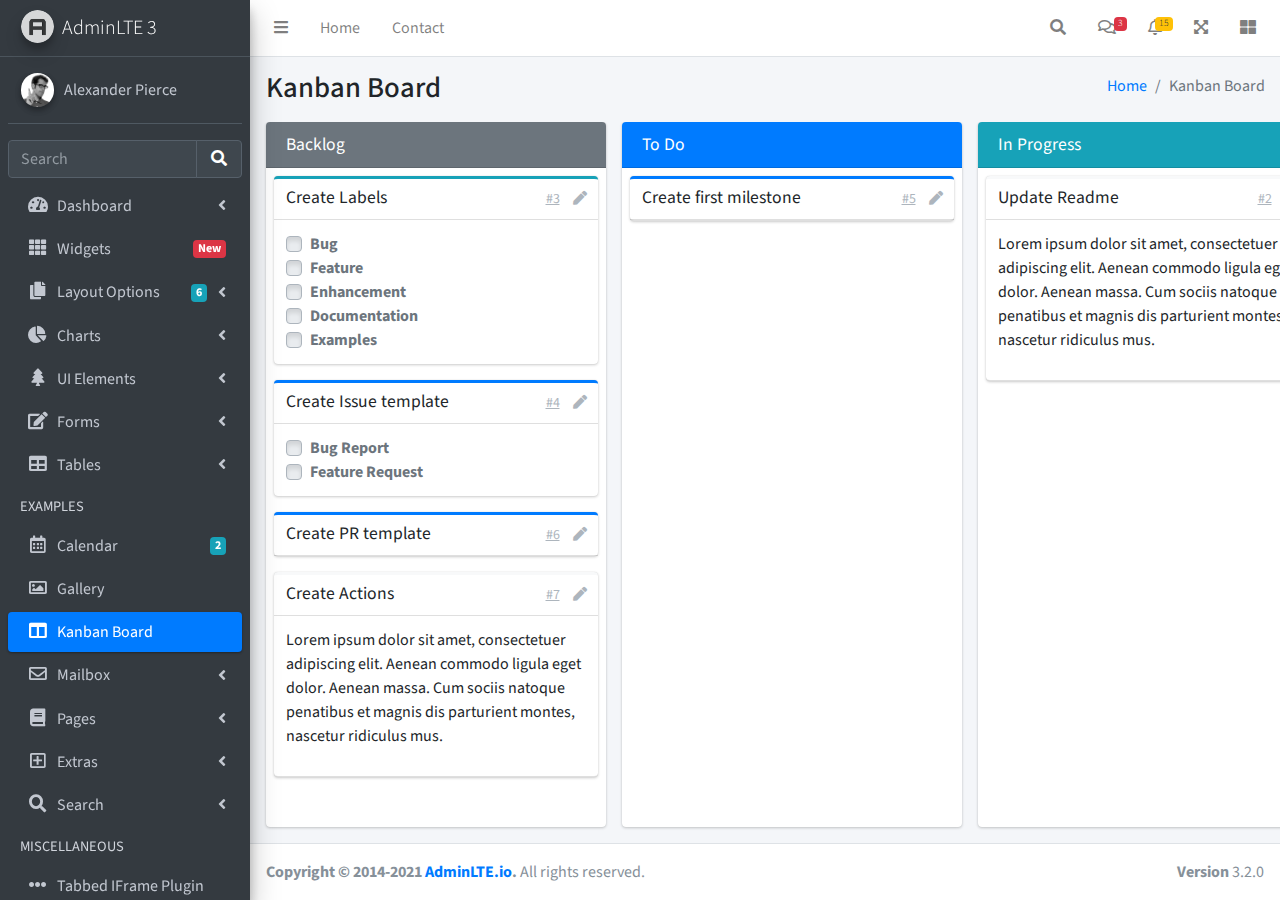
<file: public/lte/pages/kanban.html>
<!DOCTYPE html>
<html lang="en">
<head>
  <meta charset="utf-8">
  <meta name="viewport" content="width=device-width, initial-scale=1">
  <title>AdminLTE 3 | Kanban Board</title>

  <!-- Google Font: Source Sans Pro -->
  <link rel="stylesheet" href="https://fonts.googleapis.com/css?family=Source+Sans+Pro:300,400,400i,700&display=fallback">
  <!-- Font Awesome -->
  <link rel="stylesheet" href="../plugins/fontawesome-free/css/all.min.css">
  <!-- Ekko Lightbox -->
  <link rel="stylesheet" href="../plugins/ekko-lightbox/ekko-lightbox.css">
  <!-- Theme style -->
  <link rel="stylesheet" href="../dist/css/adminlte.min.css">
  <!-- overlayScrollbars -->
  <link rel="stylesheet" href="../plugins/overlayScrollbars/css/OverlayScrollbars.min.css">
</head>
<body class="hold-transition sidebar-mini layout-fixed">
<div class="wrapper">
  <!-- Navbar -->
  <nav class="main-header navbar navbar-expand navbar-white navbar-light">
    <!-- Left navbar links -->
    <ul class="navbar-nav">
      <li class="nav-item">
        <a class="nav-link" data-widget="pushmenu" href="#" role="button"><i class="fas fa-bars"></i></a>
      </li>
      <li class="nav-item d-none d-sm-inline-block">
        <a href="../index3.html" class="nav-link">Home</a>
      </li>
      <li class="nav-item d-none d-sm-inline-block">
        <a href="#" class="nav-link">Contact</a>
      </li>
    </ul>

    <!-- Right navbar links -->
    <ul class="navbar-nav ml-auto">
      <!-- Navbar Search -->
      <li class="nav-item">
        <a class="nav-link" data-widget="navbar-search" href="#" role="button">
          <i class="fas fa-search"></i>
        </a>
        <div class="navbar-search-block">
          <form class="form-inline">
            <div class="input-group input-group-sm">
              <input class="form-control form-control-navbar" type="search" placeholder="Search" aria-label="Search">
              <div class="input-group-append">
                <button class="btn btn-navbar" type="submit">
                  <i class="fas fa-search"></i>
                </button>
                <button class="btn btn-navbar" type="button" data-widget="navbar-search">
                  <i class="fas fa-times"></i>
                </button>
              </div>
            </div>
          </form>
        </div>
      </li>

      <!-- Messages Dropdown Menu -->
      <li class="nav-item dropdown">
        <a class="nav-link" data-toggle="dropdown" href="#">
          <i class="far fa-comments"></i>
          <span class="badge badge-danger navbar-badge">3</span>
        </a>
        <div class="dropdown-menu dropdown-menu-lg dropdown-menu-right">
          <a href="#" class="dropdown-item">
            <!-- Message Start -->
            <div class="media">
              <img src="../dist/img/user1-128x128.jpg" alt="User Avatar" class="img-size-50 mr-3 img-circle">
              <div class="media-body">
                <h3 class="dropdown-item-title">
                  Brad Diesel
                  <span class="float-right text-sm text-danger"><i class="fas fa-star"></i></span>
                </h3>
                <p class="text-sm">Call me whenever you can...</p>
                <p class="text-sm text-muted"><i class="far fa-clock mr-1"></i> 4 Hours Ago</p>
              </div>
            </div>
            <!-- Message End -->
          </a>
          <div class="dropdown-divider"></div>
          <a href="#" class="dropdown-item">
            <!-- Message Start -->
            <div class="media">
              <img src="../dist/img/user8-128x128.jpg" alt="User Avatar" class="img-size-50 img-circle mr-3">
              <div class="media-body">
                <h3 class="dropdown-item-title">
                  John Pierce
                  <span class="float-right text-sm text-muted"><i class="fas fa-star"></i></span>
                </h3>
                <p class="text-sm">I got your message bro</p>
                <p class="text-sm text-muted"><i class="far fa-clock mr-1"></i> 4 Hours Ago</p>
              </div>
            </div>
            <!-- Message End -->
          </a>
          <div class="dropdown-divider"></div>
          <a href="#" class="dropdown-item">
            <!-- Message Start -->
            <div class="media">
              <img src="../dist/img/user3-128x128.jpg" alt="User Avatar" class="img-size-50 img-circle mr-3">
              <div class="media-body">
                <h3 class="dropdown-item-title">
                  Nora Silvester
                  <span class="float-right text-sm text-warning"><i class="fas fa-star"></i></span>
                </h3>
                <p class="text-sm">The subject goes here</p>
                <p class="text-sm text-muted"><i class="far fa-clock mr-1"></i> 4 Hours Ago</p>
              </div>
            </div>
            <!-- Message End -->
          </a>
          <div class="dropdown-divider"></div>
          <a href="#" class="dropdown-item dropdown-footer">See All Messages</a>
        </div>
      </li>
      <!-- Notifications Dropdown Menu -->
      <li class="nav-item dropdown">
        <a class="nav-link" data-toggle="dropdown" href="#">
          <i class="far fa-bell"></i>
          <span class="badge badge-warning navbar-badge">15</span>
        </a>
        <div class="dropdown-menu dropdown-menu-lg dropdown-menu-right">
          <span class="dropdown-item dropdown-header">15 Notifications</span>
          <div class="dropdown-divider"></div>
          <a href="#" class="dropdown-item">
            <i class="fas fa-envelope mr-2"></i> 4 new messages
            <span class="float-right text-muted text-sm">3 mins</span>
          </a>
          <div class="dropdown-divider"></div>
          <a href="#" class="dropdown-item">
            <i class="fas fa-users mr-2"></i> 8 friend requests
            <span class="float-right text-muted text-sm">12 hours</span>
          </a>
          <div class="dropdown-divider"></div>
          <a href="#" class="dropdown-item">
            <i class="fas fa-file mr-2"></i> 3 new reports
            <span class="float-right text-muted text-sm">2 days</span>
          </a>
          <div class="dropdown-divider"></div>
          <a href="#" class="dropdown-item dropdown-footer">See All Notifications</a>
        </div>
      </li>
      <li class="nav-item">
        <a class="nav-link" data-widget="fullscreen" href="#" role="button">
          <i class="fas fa-expand-arrows-alt"></i>
        </a>
      </li>
      <li class="nav-item">
        <a class="nav-link" data-widget="control-sidebar" data-slide="true" href="#" role="button">
          <i class="fas fa-th-large"></i>
        </a>
      </li>
    </ul>
  </nav>
  <!-- /.navbar -->

  <!-- Main Sidebar Container -->
  <aside class="main-sidebar sidebar-dark-primary elevation-4">
    <!-- Brand Logo -->
    <a href="../index3.html" class="brand-link">
      <img src="../dist/img/AdminLTELogo.png" alt="AdminLTE Logo" class="brand-image img-circle elevation-3" style="opacity: .8">
      <span class="brand-text font-weight-light">AdminLTE 3</span>
    </a>

    <!-- Sidebar -->
    <div class="sidebar">
      <!-- Sidebar user panel (optional) -->
      <div class="user-panel mt-3 pb-3 mb-3 d-flex">
        <div class="image">
          <img src="../dist/img/user2-160x160.jpg" class="img-circle elevation-2" alt="User Image">
        </div>
        <div class="info">
          <a href="#" class="d-block">Alexander Pierce</a>
        </div>
      </div>

      <!-- SidebarSearch Form -->
      <div class="form-inline">
        <div class="input-group" data-widget="sidebar-search">
          <input class="form-control form-control-sidebar" type="search" placeholder="Search" aria-label="Search">
          <div class="input-group-append">
            <button class="btn btn-sidebar">
              <i class="fas fa-search fa-fw"></i>
            </button>
          </div>
        </div>
      </div>

      <!-- Sidebar Menu -->
      <nav class="mt-2">
        <ul class="nav nav-pills nav-sidebar flex-column" data-widget="treeview" role="menu" data-accordion="false">
          <!-- Add icons to the links using the .nav-icon class
               with font-awesome or any other icon font library -->
          <li class="nav-item">
            <a href="#" class="nav-link">
              <i class="nav-icon fas fa-tachometer-alt"></i>
              <p>
                Dashboard
                <i class="right fas fa-angle-left"></i>
              </p>
            </a>
            <ul class="nav nav-treeview">
              <li class="nav-item">
                <a href="../index.html" class="nav-link">
                  <i class="far fa-circle nav-icon"></i>
                  <p>Dashboard v1</p>
                </a>
              </li>
              <li class="nav-item">
                <a href="../index2.html" class="nav-link">
                  <i class="far fa-circle nav-icon"></i>
                  <p>Dashboard v2</p>
                </a>
              </li>
              <li class="nav-item">
                <a href="../index3.html" class="nav-link">
                  <i class="far fa-circle nav-icon"></i>
                  <p>Dashboard v3</p>
                </a>
              </li>
            </ul>
          </li>
          <li class="nav-item">
            <a href="widgets.html" class="nav-link">
              <i class="nav-icon fas fa-th"></i>
              <p>
                Widgets
                <span class="right badge badge-danger">New</span>
              </p>
            </a>
          </li>
          <li class="nav-item">
            <a href="#" class="nav-link">
              <i class="nav-icon fas fa-copy"></i>
              <p>
                Layout Options
                <i class="fas fa-angle-left right"></i>
                <span class="badge badge-info right">6</span>
              </p>
            </a>
            <ul class="nav nav-treeview">
              <li class="nav-item">
                <a href="layout/top-nav.html" class="nav-link">
                  <i class="far fa-circle nav-icon"></i>
                  <p>Top Navigation</p>
                </a>
              </li>
              <li class="nav-item">
                <a href="layout/top-nav-sidebar.html" class="nav-link">
                  <i class="far fa-circle nav-icon"></i>
                  <p>Top Navigation + Sidebar</p>
                </a>
              </li>
              <li class="nav-item">
                <a href="layout/boxed.html" class="nav-link">
                  <i class="far fa-circle nav-icon"></i>
                  <p>Boxed</p>
                </a>
              </li>
              <li class="nav-item">
                <a href="layout/fixed-sidebar.html" class="nav-link">
                  <i class="far fa-circle nav-icon"></i>
                  <p>Fixed Sidebar</p>
                </a>
              </li>
              <li class="nav-item">
                <a href="layout/fixed-sidebar-custom.html" class="nav-link">
                  <i class="far fa-circle nav-icon"></i>
                  <p>Fixed Sidebar <small>+ Custom Area</small></p>
                </a>
              </li>
              <li class="nav-item">
                <a href="layout/fixed-topnav.html" class="nav-link">
                  <i class="far fa-circle nav-icon"></i>
                  <p>Fixed Navbar</p>
                </a>
              </li>
              <li class="nav-item">
                <a href="layout/fixed-footer.html" class="nav-link">
                  <i class="far fa-circle nav-icon"></i>
                  <p>Fixed Footer</p>
                </a>
              </li>
              <li class="nav-item">
                <a href="layout/collapsed-sidebar.html" class="nav-link">
                  <i class="far fa-circle nav-icon"></i>
                  <p>Collapsed Sidebar</p>
                </a>
              </li>
            </ul>
          </li>
          <li class="nav-item">
            <a href="#" class="nav-link">
              <i class="nav-icon fas fa-chart-pie"></i>
              <p>
                Charts
                <i class="right fas fa-angle-left"></i>
              </p>
            </a>
            <ul class="nav nav-treeview">
              <li class="nav-item">
                <a href="charts/chartjs.html" class="nav-link">
                  <i class="far fa-circle nav-icon"></i>
                  <p>ChartJS</p>
                </a>
              </li>
              <li class="nav-item">
                <a href="charts/flot.html" class="nav-link">
                  <i class="far fa-circle nav-icon"></i>
                  <p>Flot</p>
                </a>
              </li>
              <li class="nav-item">
                <a href="charts/inline.html" class="nav-link">
                  <i class="far fa-circle nav-icon"></i>
                  <p>Inline</p>
                </a>
              </li>
              <li class="nav-item">
                <a href="charts/uplot.html" class="nav-link">
                  <i class="far fa-circle nav-icon"></i>
                  <p>uPlot</p>
                </a>
              </li>
            </ul>
          </li>
          <li class="nav-item">
            <a href="#" class="nav-link">
              <i class="nav-icon fas fa-tree"></i>
              <p>
                UI Elements
                <i class="fas fa-angle-left right"></i>
              </p>
            </a>
            <ul class="nav nav-treeview">
              <li class="nav-item">
                <a href="UI/general.html" class="nav-link">
                  <i class="far fa-circle nav-icon"></i>
                  <p>General</p>
                </a>
              </li>
              <li class="nav-item">
                <a href="UI/icons.html" class="nav-link">
                  <i class="far fa-circle nav-icon"></i>
                  <p>Icons</p>
                </a>
              </li>
              <li class="nav-item">
                <a href="UI/buttons.html" class="nav-link">
                  <i class="far fa-circle nav-icon"></i>
                  <p>Buttons</p>
                </a>
              </li>
              <li class="nav-item">
                <a href="UI/sliders.html" class="nav-link">
                  <i class="far fa-circle nav-icon"></i>
                  <p>Sliders</p>
                </a>
              </li>
              <li class="nav-item">
                <a href="UI/modals.html" class="nav-link">
                  <i class="far fa-circle nav-icon"></i>
                  <p>Modals & Alerts</p>
                </a>
              </li>
              <li class="nav-item">
                <a href="UI/navbar.html" class="nav-link">
                  <i class="far fa-circle nav-icon"></i>
                  <p>Navbar & Tabs</p>
                </a>
              </li>
              <li class="nav-item">
                <a href="UI/timeline.html" class="nav-link">
                  <i class="far fa-circle nav-icon"></i>
                  <p>Timeline</p>
                </a>
              </li>
              <li class="nav-item">
                <a href="UI/ribbons.html" class="nav-link">
                  <i class="far fa-circle nav-icon"></i>
                  <p>Ribbons</p>
                </a>
              </li>
            </ul>
          </li>
          <li class="nav-item">
            <a href="#" class="nav-link">
              <i class="nav-icon fas fa-edit"></i>
              <p>
                Forms
                <i class="fas fa-angle-left right"></i>
              </p>
            </a>
            <ul class="nav nav-treeview">
              <li class="nav-item">
                <a href="forms/general.html" class="nav-link">
                  <i class="far fa-circle nav-icon"></i>
                  <p>General Elements</p>
                </a>
              </li>
              <li class="nav-item">
                <a href="forms/advanced.html" class="nav-link">
                  <i class="far fa-circle nav-icon"></i>
                  <p>Advanced Elements</p>
                </a>
              </li>
              <li class="nav-item">
                <a href="forms/editors.html" class="nav-link">
                  <i class="far fa-circle nav-icon"></i>
                  <p>Editors</p>
                </a>
              </li>
              <li class="nav-item">
                <a href="forms/validation.html" class="nav-link">
                  <i class="far fa-circle nav-icon"></i>
                  <p>Validation</p>
                </a>
              </li>
            </ul>
          </li>
          <li class="nav-item">
            <a href="#" class="nav-link">
              <i class="nav-icon fas fa-table"></i>
              <p>
                Tables
                <i class="fas fa-angle-left right"></i>
              </p>
            </a>
            <ul class="nav nav-treeview">
              <li class="nav-item">
                <a href="tables/simple.html" class="nav-link">
                  <i class="far fa-circle nav-icon"></i>
                  <p>Simple Tables</p>
                </a>
              </li>
              <li class="nav-item">
                <a href="tables/data.html" class="nav-link">
                  <i class="far fa-circle nav-icon"></i>
                  <p>DataTables</p>
                </a>
              </li>
              <li class="nav-item">
                <a href="tables/jsgrid.html" class="nav-link">
                  <i class="far fa-circle nav-icon"></i>
                  <p>jsGrid</p>
                </a>
              </li>
            </ul>
          </li>
          <li class="nav-header">EXAMPLES</li>
          <li class="nav-item">
            <a href="calendar.html" class="nav-link">
              <i class="nav-icon far fa-calendar-alt"></i>
              <p>
                Calendar
                <span class="badge badge-info right">2</span>
              </p>
            </a>
          </li>
          <li class="nav-item">
            <a href="gallery.html" class="nav-link">
              <i class="nav-icon far fa-image"></i>
              <p>
                Gallery
              </p>
            </a>
          </li>
          <li class="nav-item">
            <a href="kanban.html" class="nav-link active">
              <i class="nav-icon fas fa-columns"></i>
              <p>
                Kanban Board
              </p>
            </a>
          </li>
          <li class="nav-item">
            <a href="#" class="nav-link">
              <i class="nav-icon far fa-envelope"></i>
              <p>
                Mailbox
                <i class="fas fa-angle-left right"></i>
              </p>
            </a>
            <ul class="nav nav-treeview">
              <li class="nav-item">
                <a href="mailbox/mailbox.html" class="nav-link">
                  <i class="far fa-circle nav-icon"></i>
                  <p>Inbox</p>
                </a>
              </li>
              <li class="nav-item">
                <a href="mailbox/compose.html" class="nav-link">
                  <i class="far fa-circle nav-icon"></i>
                  <p>Compose</p>
                </a>
              </li>
              <li class="nav-item">
                <a href="mailbox/read-mail.html" class="nav-link">
                  <i class="far fa-circle nav-icon"></i>
                  <p>Read</p>
                </a>
              </li>
            </ul>
          </li>
          <li class="nav-item">
            <a href="#" class="nav-link">
              <i class="nav-icon fas fa-book"></i>
              <p>
                Pages
                <i class="fas fa-angle-left right"></i>
              </p>
            </a>
            <ul class="nav nav-treeview">
              <li class="nav-item">
                <a href="examples/invoice.html" class="nav-link">
                  <i class="far fa-circle nav-icon"></i>
                  <p>Invoice</p>
                </a>
              </li>
              <li class="nav-item">
                <a href="examples/profile.html" class="nav-link">
                  <i class="far fa-circle nav-icon"></i>
                  <p>Profile</p>
                </a>
              </li>
              <li class="nav-item">
                <a href="examples/e-commerce.html" class="nav-link">
                  <i class="far fa-circle nav-icon"></i>
                  <p>E-commerce</p>
                </a>
              </li>
              <li class="nav-item">
                <a href="examples/projects.html" class="nav-link">
                  <i class="far fa-circle nav-icon"></i>
                  <p>Projects</p>
                </a>
              </li>
              <li class="nav-item">
                <a href="examples/project-add.html" class="nav-link">
                  <i class="far fa-circle nav-icon"></i>
                  <p>Project Add</p>
                </a>
              </li>
              <li class="nav-item">
                <a href="examples/project-edit.html" class="nav-link">
                  <i class="far fa-circle nav-icon"></i>
                  <p>Project Edit</p>
                </a>
              </li>
              <li class="nav-item">
                <a href="examples/project-detail.html" class="nav-link">
                  <i class="far fa-circle nav-icon"></i>
                  <p>Project Detail</p>
                </a>
              </li>
              <li class="nav-item">
                <a href="examples/contacts.html" class="nav-link">
                  <i class="far fa-circle nav-icon"></i>
                  <p>Contacts</p>
                </a>
              </li>
              <li class="nav-item">
                <a href="examples/faq.html" class="nav-link">
                  <i class="far fa-circle nav-icon"></i>
                  <p>FAQ</p>
                </a>
              </li>
              <li class="nav-item">
                <a href="examples/contact-us.html" class="nav-link">
                  <i class="far fa-circle nav-icon"></i>
                  <p>Contact us</p>
                </a>
              </li>
            </ul>
          </li>
          <li class="nav-item">
            <a href="#" class="nav-link">
              <i class="nav-icon far fa-plus-square"></i>
              <p>
                Extras
                <i class="fas fa-angle-left right"></i>
              </p>
            </a>
            <ul class="nav nav-treeview">
              <li class="nav-item">
                <a href="#" class="nav-link">
                  <i class="far fa-circle nav-icon"></i>
                  <p>
                    Login & Register v1
                    <i class="fas fa-angle-left right"></i>
                  </p>
                </a>
                <ul class="nav nav-treeview">
                  <li class="nav-item">
                    <a href="examples/login.html" class="nav-link">
                      <i class="far fa-circle nav-icon"></i>
                      <p>Login v1</p>
                    </a>
                  </li>
                  <li class="nav-item">
                    <a href="examples/register.html" class="nav-link">
                      <i class="far fa-circle nav-icon"></i>
                      <p>Register v1</p>
                    </a>
                  </li>
                  <li class="nav-item">
                    <a href="examples/forgot-password.html" class="nav-link">
                      <i class="far fa-circle nav-icon"></i>
                      <p>Forgot Password v1</p>
                    </a>
                  </li>
                  <li class="nav-item">
                    <a href="examples/recover-password.html" class="nav-link">
                      <i class="far fa-circle nav-icon"></i>
                      <p>Recover Password v1</p>
                    </a>
                  </li>
                </ul>
              </li>
              <li class="nav-item">
                <a href="#" class="nav-link">
                  <i class="far fa-circle nav-icon"></i>
                  <p>
                    Login & Register v2
                    <i class="fas fa-angle-left right"></i>
                  </p>
                </a>
                <ul class="nav nav-treeview">
                  <li class="nav-item">
                    <a href="examples/login-v2.html" class="nav-link">
                      <i class="far fa-circle nav-icon"></i>
                      <p>Login v2</p>
                    </a>
                  </li>
                  <li class="nav-item">
                    <a href="examples/register-v2.html" class="nav-link">
                      <i class="far fa-circle nav-icon"></i>
                      <p>Register v2</p>
                    </a>
                  </li>
                  <li class="nav-item">
                    <a href="examples/forgot-password-v2.html" class="nav-link">
                      <i class="far fa-circle nav-icon"></i>
                      <p>Forgot Password v2</p>
                    </a>
                  </li>
                  <li class="nav-item">
                    <a href="examples/recover-password-v2.html" class="nav-link">
                      <i class="far fa-circle nav-icon"></i>
                      <p>Recover Password v2</p>
                    </a>
                  </li>
                </ul>
              </li>
              <li class="nav-item">
                <a href="examples/lockscreen.html" class="nav-link">
                  <i class="far fa-circle nav-icon"></i>
                  <p>Lockscreen</p>
                </a>
              </li>
              <li class="nav-item">
                <a href="examples/legacy-user-menu.html" class="nav-link">
                  <i class="far fa-circle nav-icon"></i>
                  <p>Legacy User Menu</p>
                </a>
              </li>
              <li class="nav-item">
                <a href="examples/language-menu.html" class="nav-link">
                  <i class="far fa-circle nav-icon"></i>
                  <p>Language Menu</p>
                </a>
              </li>
              <li class="nav-item">
                <a href="examples/404.html" class="nav-link">
                  <i class="far fa-circle nav-icon"></i>
                  <p>Error 404</p>
                </a>
              </li>
              <li class="nav-item">
                <a href="examples/500.html" class="nav-link">
                  <i class="far fa-circle nav-icon"></i>
                  <p>Error 500</p>
                </a>
              </li>
              <li class="nav-item">
                <a href="examples/pace.html" class="nav-link">
                  <i class="far fa-circle nav-icon"></i>
                  <p>Pace</p>
                </a>
              </li>
              <li class="nav-item">
                <a href="examples/blank.html" class="nav-link">
                  <i class="far fa-circle nav-icon"></i>
                  <p>Blank Page</p>
                </a>
              </li>
              <li class="nav-item">
                <a href="../starter.html" class="nav-link">
                  <i class="far fa-circle nav-icon"></i>
                  <p>Starter Page</p>
                </a>
              </li>
            </ul>
          </li>
          <li class="nav-item">
            <a href="#" class="nav-link">
              <i class="nav-icon fas fa-search"></i>
              <p>
                Search
                <i class="fas fa-angle-left right"></i>
              </p>
            </a>
            <ul class="nav nav-treeview">
              <li class="nav-item">
                <a href="search/simple.html" class="nav-link">
                  <i class="far fa-circle nav-icon"></i>
                  <p>Simple Search</p>
                </a>
              </li>
              <li class="nav-item">
                <a href="search/enhanced.html" class="nav-link">
                  <i class="far fa-circle nav-icon"></i>
                  <p>Enhanced</p>
                </a>
              </li>
            </ul>
          </li>
          <li class="nav-header">MISCELLANEOUS</li>
          <li class="nav-item">
            <a href="../iframe.html" class="nav-link">
              <i class="nav-icon fas fa-ellipsis-h"></i>
              <p>Tabbed IFrame Plugin</p>
            </a>
          </li>
          <li class="nav-item">
            <a href="https://adminlte.io/docs/3.1/" class="nav-link">
              <i class="nav-icon fas fa-file"></i>
              <p>Documentation</p>
            </a>
          </li>
          <li class="nav-header">MULTI LEVEL EXAMPLE</li>
          <li class="nav-item">
            <a href="#" class="nav-link">
              <i class="fas fa-circle nav-icon"></i>
              <p>Level 1</p>
            </a>
          </li>
          <li class="nav-item">
            <a href="#" class="nav-link">
              <i class="nav-icon fas fa-circle"></i>
              <p>
                Level 1
                <i class="right fas fa-angle-left"></i>
              </p>
            </a>
            <ul class="nav nav-treeview">
              <li class="nav-item">
                <a href="#" class="nav-link">
                  <i class="far fa-circle nav-icon"></i>
                  <p>Level 2</p>
                </a>
              </li>
              <li class="nav-item">
                <a href="#" class="nav-link">
                  <i class="far fa-circle nav-icon"></i>
                  <p>
                    Level 2
                    <i class="right fas fa-angle-left"></i>
                  </p>
                </a>
                <ul class="nav nav-treeview">
                  <li class="nav-item">
                    <a href="#" class="nav-link">
                      <i class="far fa-dot-circle nav-icon"></i>
                      <p>Level 3</p>
                    </a>
                  </li>
                  <li class="nav-item">
                    <a href="#" class="nav-link">
                      <i class="far fa-dot-circle nav-icon"></i>
                      <p>Level 3</p>
                    </a>
                  </li>
                  <li class="nav-item">
                    <a href="#" class="nav-link">
                      <i class="far fa-dot-circle nav-icon"></i>
                      <p>Level 3</p>
                    </a>
                  </li>
                </ul>
              </li>
              <li class="nav-item">
                <a href="#" class="nav-link">
                  <i class="far fa-circle nav-icon"></i>
                  <p>Level 2</p>
                </a>
              </li>
            </ul>
          </li>
          <li class="nav-item">
            <a href="#" class="nav-link">
              <i class="fas fa-circle nav-icon"></i>
              <p>Level 1</p>
            </a>
          </li>
          <li class="nav-header">LABELS</li>
          <li class="nav-item">
            <a href="#" class="nav-link">
              <i class="nav-icon far fa-circle text-danger"></i>
              <p class="text">Important</p>
            </a>
          </li>
          <li class="nav-item">
            <a href="#" class="nav-link">
              <i class="nav-icon far fa-circle text-warning"></i>
              <p>Warning</p>
            </a>
          </li>
          <li class="nav-item">
            <a href="#" class="nav-link">
              <i class="nav-icon far fa-circle text-info"></i>
              <p>Informational</p>
            </a>
          </li>
        </ul>
      </nav>
      <!-- /.sidebar-menu -->
    </div>
    <!-- /.sidebar -->
  </aside>

  <!-- Content Wrapper. Contains page content -->
  <div class="content-wrapper kanban">
    <section class="content-header">
      <div class="container-fluid">
        <div class="row">
          <div class="col-sm-6">
            <h1>Kanban Board</h1>
          </div>
          <div class="col-sm-6 d-none d-sm-block">
            <ol class="breadcrumb float-sm-right">
              <li class="breadcrumb-item"><a href="#">Home</a></li>
              <li class="breadcrumb-item active">Kanban Board</li>
            </ol>
          </div>
        </div>
      </div>
    </section>

    <section class="content pb-3">
      <div class="container-fluid h-100">
        <div class="card card-row card-secondary">
          <div class="card-header">
            <h3 class="card-title">
              Backlog
            </h3>
          </div>
          <div class="card-body">
            <div class="card card-info card-outline">
              <div class="card-header">
                <h5 class="card-title">Create Labels</h5>
                <div class="card-tools">
                  <a href="#" class="btn btn-tool btn-link">#3</a>
                  <a href="#" class="btn btn-tool">
                    <i class="fas fa-pen"></i>
                  </a>
                </div>
              </div>
              <div class="card-body">
                <div class="custom-control custom-checkbox">
                  <input class="custom-control-input" type="checkbox" id="customCheckbox1" disabled>
                  <label for="customCheckbox1" class="custom-control-label">Bug</label>
                </div>
                <div class="custom-control custom-checkbox">
                  <input class="custom-control-input" type="checkbox" id="customCheckbox2" disabled>
                  <label for="customCheckbox2" class="custom-control-label">Feature</label>
                </div>
                <div class="custom-control custom-checkbox">
                  <input class="custom-control-input" type="checkbox" id="customCheckbox3" disabled>
                  <label for="customCheckbox3" class="custom-control-label">Enhancement</label>
                </div>
                <div class="custom-control custom-checkbox">
                  <input class="custom-control-input" type="checkbox" id="customCheckbox4" disabled>
                  <label for="customCheckbox4" class="custom-control-label">Documentation</label>
                </div>
                <div class="custom-control custom-checkbox">
                  <input class="custom-control-input" type="checkbox" id="customCheckbox5" disabled>
                  <label for="customCheckbox5" class="custom-control-label">Examples</label>
                </div>
              </div>
            </div>
            <div class="card card-primary card-outline">
              <div class="card-header">
                <h5 class="card-title">Create Issue template</h5>
                <div class="card-tools">
                  <a href="#" class="btn btn-tool btn-link">#4</a>
                  <a href="#" class="btn btn-tool">
                    <i class="fas fa-pen"></i>
                  </a>
                </div>
              </div>
              <div class="card-body">
                <div class="custom-control custom-checkbox">
                  <input class="custom-control-input" type="checkbox" id="customCheckbox1_1" disabled>
                  <label for="customCheckbox1_1" class="custom-control-label">Bug Report</label>
                </div>
                <div class="custom-control custom-checkbox">
                  <input class="custom-control-input" type="checkbox" id="customCheckbox1_2" disabled>
                  <label for="customCheckbox1_2" class="custom-control-label">Feature Request</label>
                </div>
              </div>
            </div>
            <div class="card card-primary card-outline">
              <div class="card-header">
                <h5 class="card-title">Create PR template</h5>
                <div class="card-tools">
                  <a href="#" class="btn btn-tool btn-link">#6</a>
                  <a href="#" class="btn btn-tool">
                    <i class="fas fa-pen"></i>
                  </a>
                </div>
              </div>
            </div>
            <div class="card card-light card-outline">
              <div class="card-header">
                <h5 class="card-title">Create Actions</h5>
                <div class="card-tools">
                  <a href="#" class="btn btn-tool btn-link">#7</a>
                  <a href="#" class="btn btn-tool">
                    <i class="fas fa-pen"></i>
                  </a>
                </div>

              </div>
              <div class="card-body">
                <p>
                  Lorem ipsum dolor sit amet, consectetuer adipiscing elit.
                  Aenean commodo ligula eget dolor. Aenean massa.
                  Cum sociis natoque penatibus et magnis dis parturient montes,
                  nascetur ridiculus mus.
                </p>
              </div>
            </div>
          </div>
        </div>
        <div class="card card-row card-primary">
          <div class="card-header">
            <h3 class="card-title">
              To Do
            </h3>
          </div>
          <div class="card-body">
            <div class="card card-primary card-outline">
              <div class="card-header">
                <h5 class="card-title">Create first milestone</h5>
                <div class="card-tools">
                  <a href="#" class="btn btn-tool btn-link">#5</a>
                  <a href="#" class="btn btn-tool">
                    <i class="fas fa-pen"></i>
                  </a>
                </div>
              </div>
            </div>
          </div>
        </div>
        <div class="card card-row card-default">
          <div class="card-header bg-info">
            <h3 class="card-title">
              In Progress
            </h3>
          </div>
          <div class="card-body">
            <div class="card card-light card-outline">
              <div class="card-header">
                <h5 class="card-title">Update Readme</h5>
                <div class="card-tools">
                  <a href="#" class="btn btn-tool btn-link">#2</a>
                  <a href="#" class="btn btn-tool">
                    <i class="fas fa-pen"></i>
                  </a>
                </div>
              </div>
              <div class="card-body">
                <p>
                  Lorem ipsum dolor sit amet, consectetuer adipiscing elit.
                  Aenean commodo ligula eget dolor. Aenean massa.
                  Cum sociis natoque penatibus et magnis dis parturient montes,
                  nascetur ridiculus mus.
                </p>
              </div>
            </div>
          </div>
        </div>
        <div class="card card-row card-success">
          <div class="card-header">
            <h3 class="card-title">
              Done
            </h3>
          </div>
          <div class="card-body">
            <div class="card card-primary card-outline">
              <div class="card-header">
                <h5 class="card-title">Create repo</h5>
                <div class="card-tools">
                  <a href="#" class="btn btn-tool btn-link">#1</a>
                  <a href="#" class="btn btn-tool">
                    <i class="fas fa-pen"></i>
                  </a>
                </div>
              </div>
            </div>
          </div>
        </div>
      </div>
    </section>
  </div>

  <footer class="main-footer">
    <div class="float-right d-none d-sm-block">
      <b>Version</b> 3.2.0
    </div>
    <strong>Copyright &copy; 2014-2021 <a href="https://adminlte.io">AdminLTE.io</a>.</strong> All rights reserved.
  </footer>

  <!-- Control Sidebar -->
  <aside class="control-sidebar control-sidebar-dark">
    <!-- Control sidebar content goes here -->
  </aside>
  <!-- /.control-sidebar -->
</div>
<!-- ./wrapper -->

<!-- jQuery -->
<script src="../plugins/jquery/jquery.min.js"></script>
<!-- Bootstrap -->
<script src="../plugins/bootstrap/js/bootstrap.bundle.min.js"></script>
<!-- Ekko Lightbox -->
<script src="../plugins/ekko-lightbox/ekko-lightbox.min.js"></script>
<!-- overlayScrollbars -->
<script src="../plugins/overlayScrollbars/js/jquery.overlayScrollbars.min.js"></script>
<!-- AdminLTE App -->
<script src="../dist/js/adminlte.min.js"></script>
<!-- Filterizr-->
<script src="../plugins/filterizr/jquery.filterizr.min.js"></script>
<!-- AdminLTE for demo purposes -->
<script src="../dist/js/demo.js"></script>
<!-- Page specific script -->
<script>
  $(function () {

  })
</script>
</body>
</html>
</file>
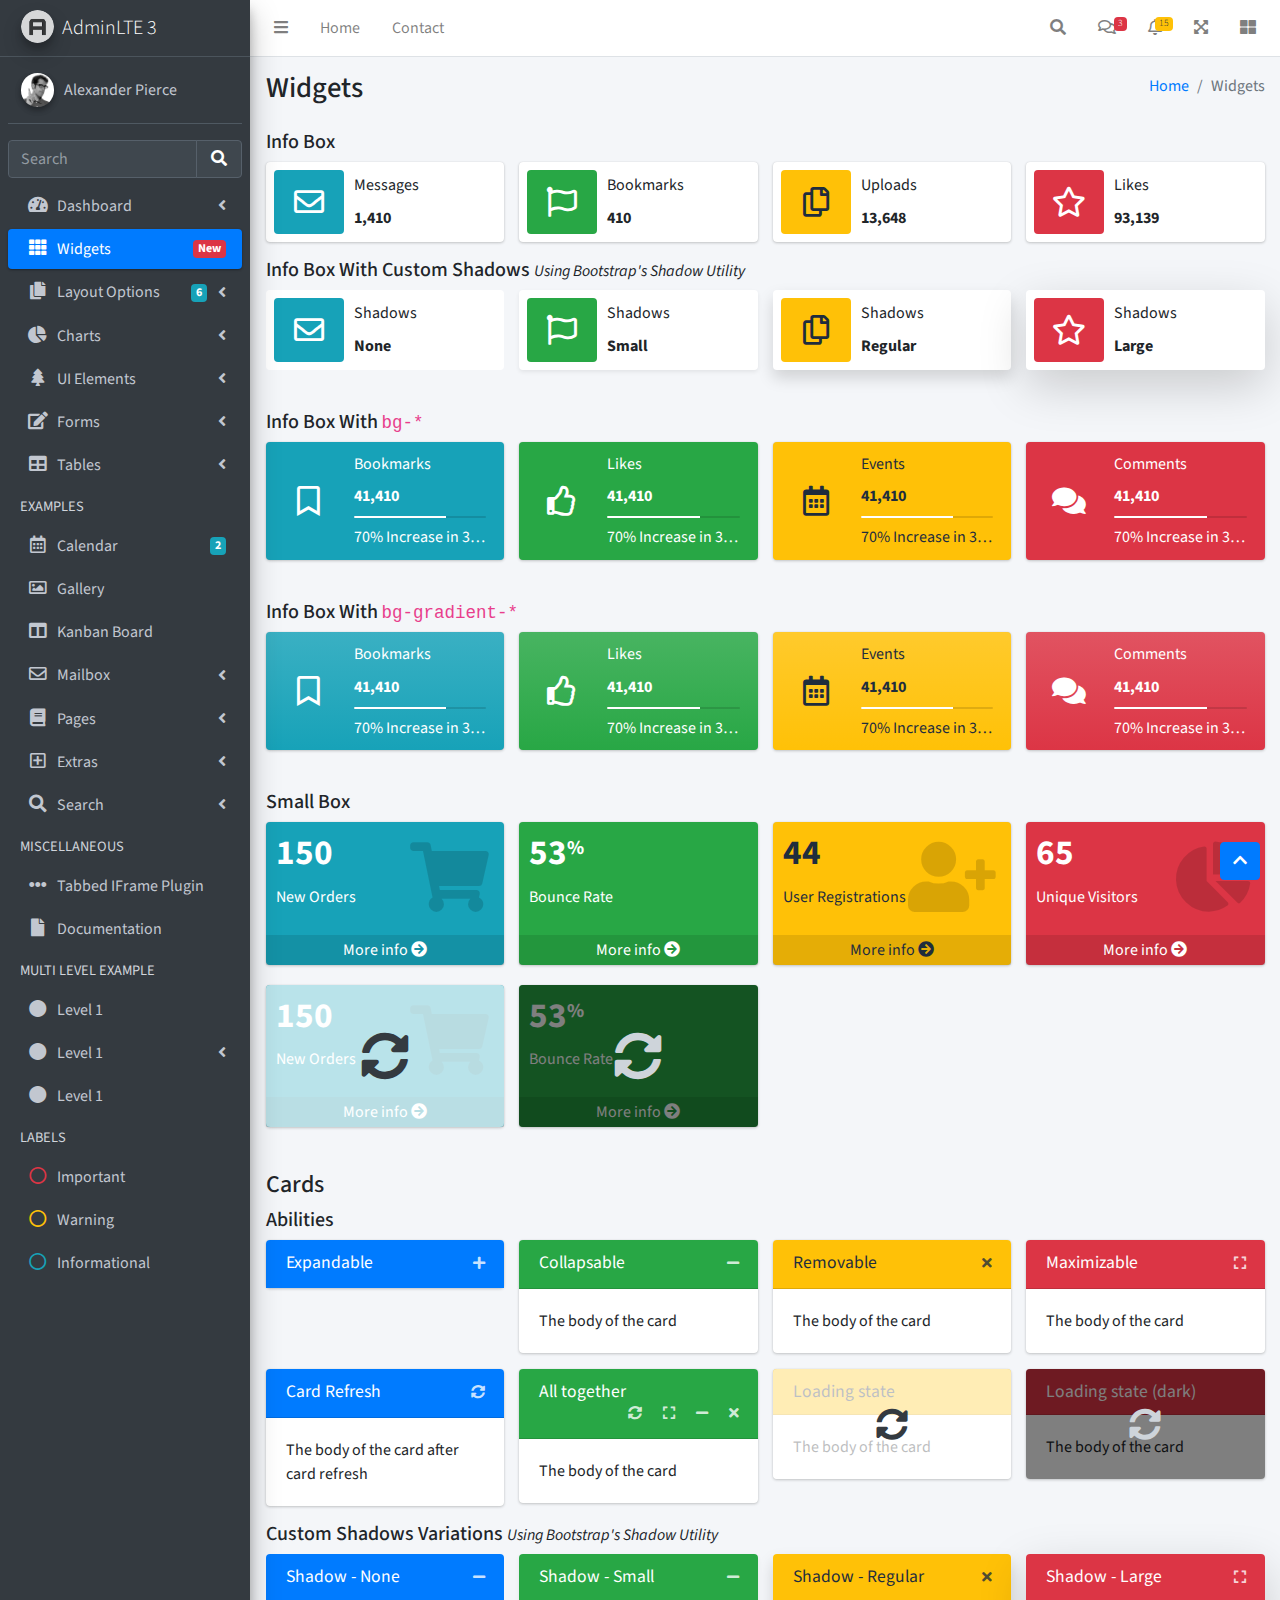
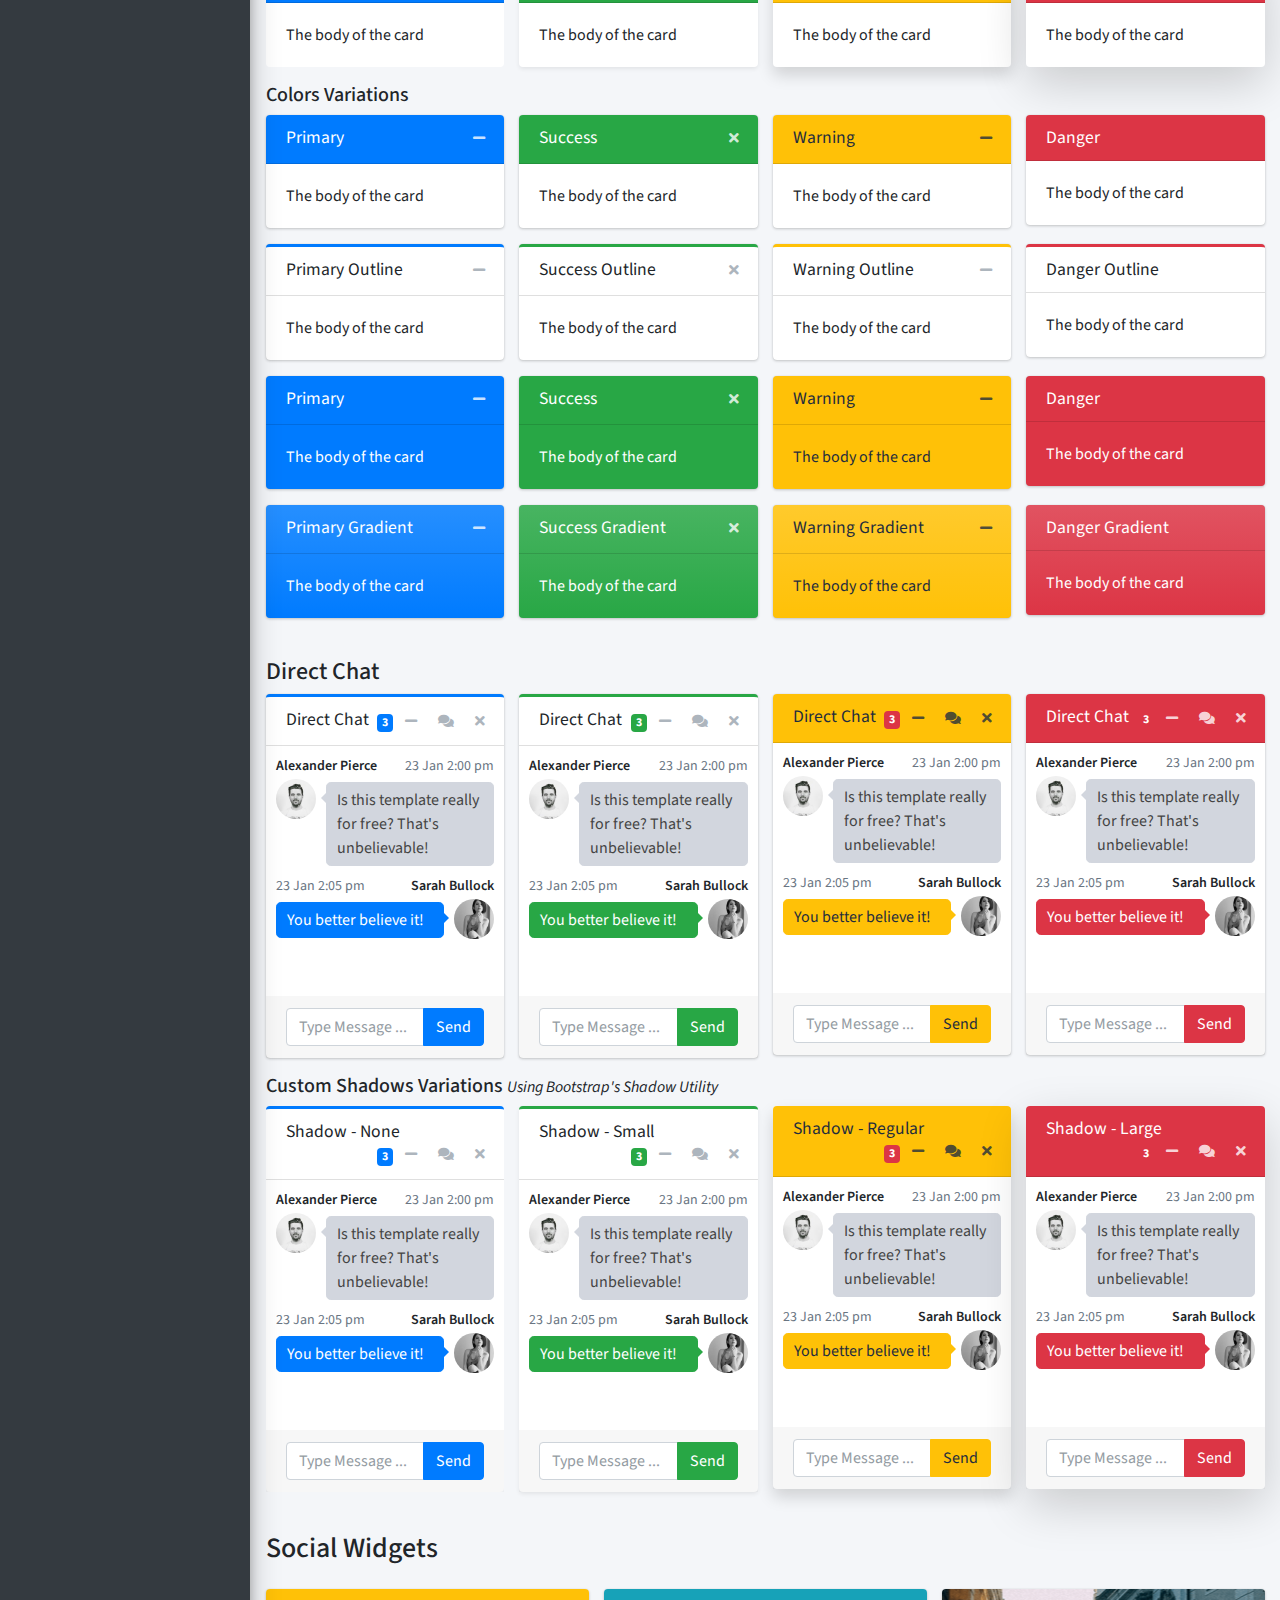
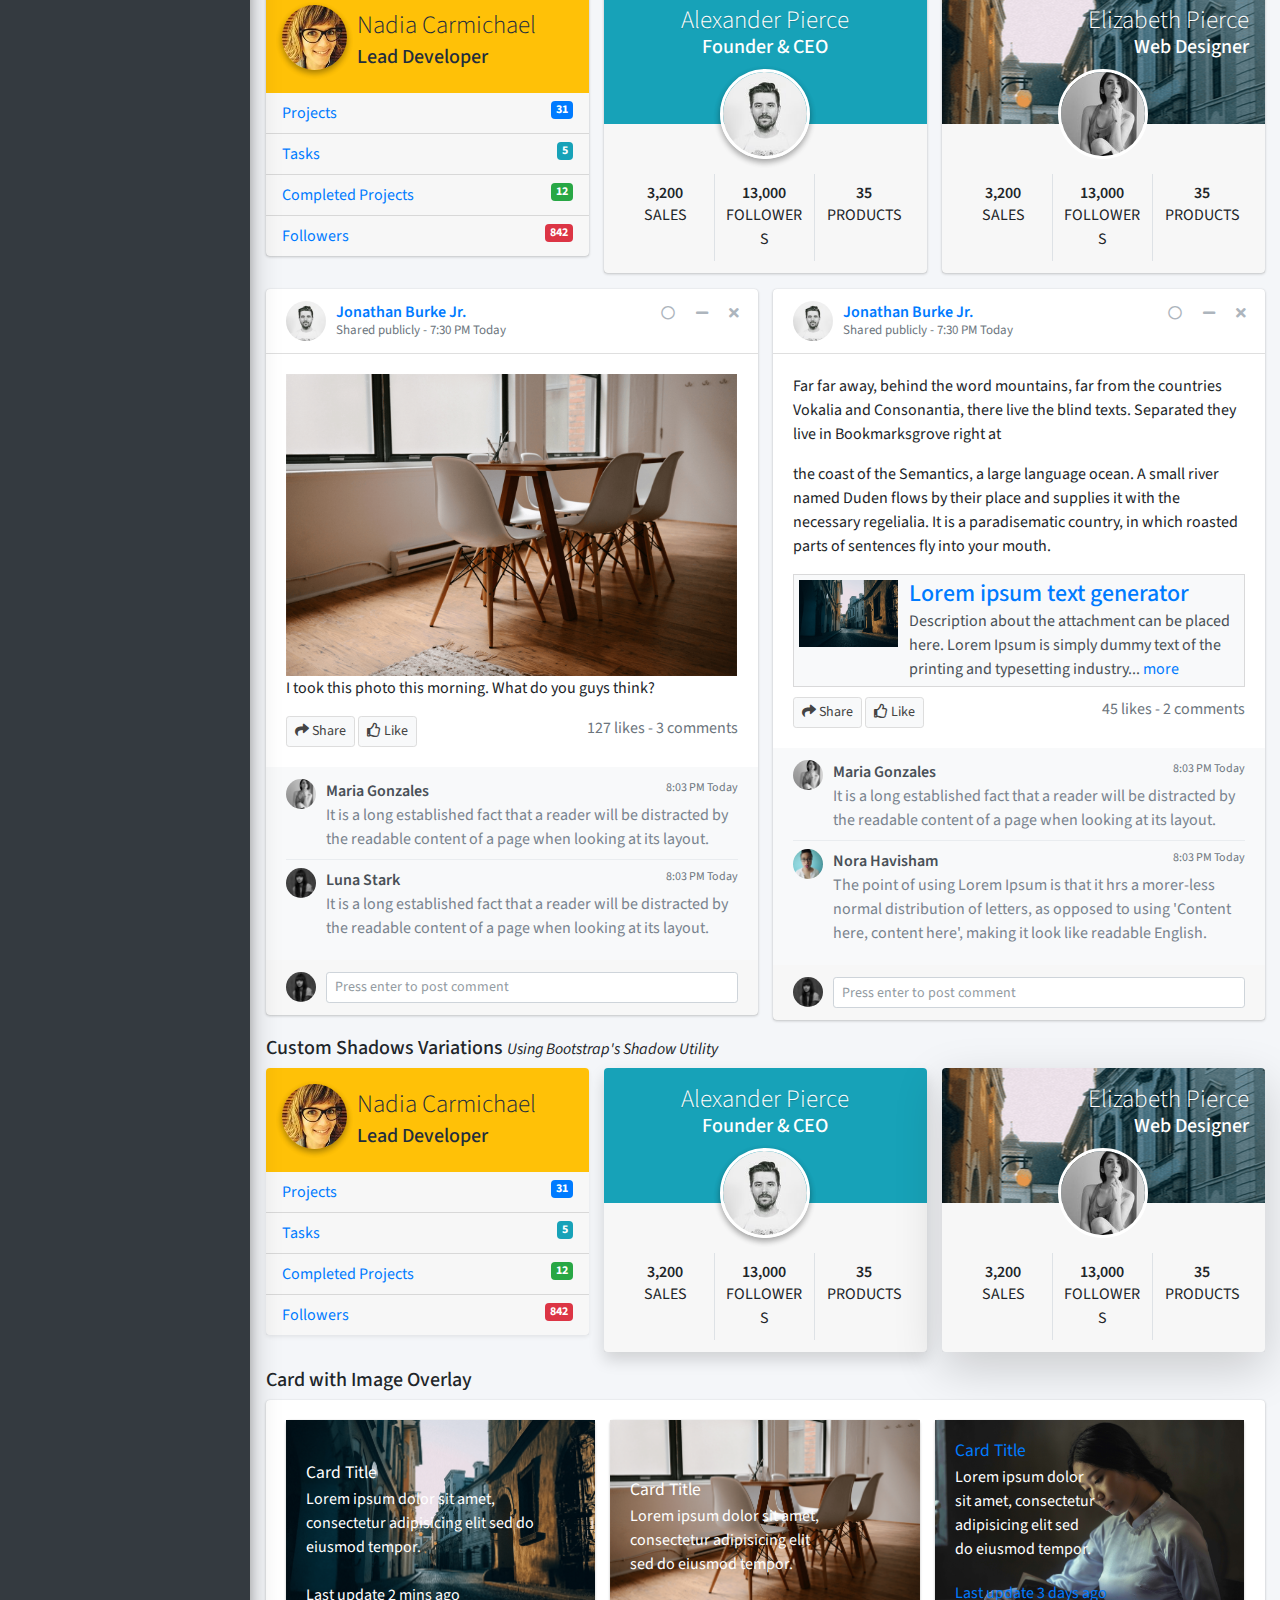
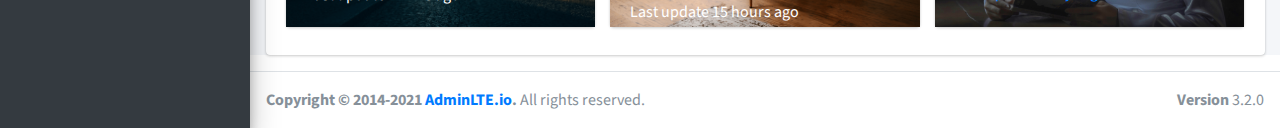
<file: public/lte/pages/widgets.html>
<!DOCTYPE html>
<html lang="en">
<head>
  <meta charset="utf-8">
  <meta name="viewport" content="width=device-width, initial-scale=1">
  <title>AdminLTE 3 | Widgets</title>

  <!-- Google Font: Source Sans Pro -->
  <link rel="stylesheet" href="https://fonts.googleapis.com/css?family=Source+Sans+Pro:300,400,400i,700&display=fallback">
  <!-- Font Awesome -->
  <link rel="stylesheet" href="../plugins/fontawesome-free/css/all.min.css">
  <!-- Ionicons -->
  <link rel="stylesheet" href="https://code.ionicframework.com/ionicons/2.0.1/css/ionicons.min.css">
  <!-- Theme style -->
  <link rel="stylesheet" href="../dist/css/adminlte.min.css">
</head>
<body class="hold-transition sidebar-mini">
<div class="wrapper">
  <!-- Navbar -->
  <nav class="main-header navbar navbar-expand navbar-white navbar-light">
    <!-- Left navbar links -->
    <ul class="navbar-nav">
      <li class="nav-item">
        <a class="nav-link" data-widget="pushmenu" href="#" role="button"><i class="fas fa-bars"></i></a>
      </li>
      <li class="nav-item d-none d-sm-inline-block">
        <a href="../index3.html" class="nav-link">Home</a>
      </li>
      <li class="nav-item d-none d-sm-inline-block">
        <a href="#" class="nav-link">Contact</a>
      </li>
    </ul>

    <!-- Right navbar links -->
    <ul class="navbar-nav ml-auto">
      <!-- Navbar Search -->
      <li class="nav-item">
        <a class="nav-link" data-widget="navbar-search" href="#" role="button">
          <i class="fas fa-search"></i>
        </a>
        <div class="navbar-search-block">
          <form class="form-inline">
            <div class="input-group input-group-sm">
              <input class="form-control form-control-navbar" type="search" placeholder="Search" aria-label="Search">
              <div class="input-group-append">
                <button class="btn btn-navbar" type="submit">
                  <i class="fas fa-search"></i>
                </button>
                <button class="btn btn-navbar" type="button" data-widget="navbar-search">
                  <i class="fas fa-times"></i>
                </button>
              </div>
            </div>
          </form>
        </div>
      </li>

      <!-- Messages Dropdown Menu -->
      <li class="nav-item dropdown">
        <a class="nav-link" data-toggle="dropdown" href="#">
          <i class="far fa-comments"></i>
          <span class="badge badge-danger navbar-badge">3</span>
        </a>
        <div class="dropdown-menu dropdown-menu-lg dropdown-menu-right">
          <a href="#" class="dropdown-item">
            <!-- Message Start -->
            <div class="media">
              <img src="../dist/img/user1-128x128.jpg" alt="User Avatar" class="img-size-50 mr-3 img-circle">
              <div class="media-body">
                <h3 class="dropdown-item-title">
                  Brad Diesel
                  <span class="float-right text-sm text-danger"><i class="fas fa-star"></i></span>
                </h3>
                <p class="text-sm">Call me whenever you can...</p>
                <p class="text-sm text-muted"><i class="far fa-clock mr-1"></i> 4 Hours Ago</p>
              </div>
            </div>
            <!-- Message End -->
          </a>
          <div class="dropdown-divider"></div>
          <a href="#" class="dropdown-item">
            <!-- Message Start -->
            <div class="media">
              <img src="../dist/img/user8-128x128.jpg" alt="User Avatar" class="img-size-50 img-circle mr-3">
              <div class="media-body">
                <h3 class="dropdown-item-title">
                  John Pierce
                  <span class="float-right text-sm text-muted"><i class="fas fa-star"></i></span>
                </h3>
                <p class="text-sm">I got your message bro</p>
                <p class="text-sm text-muted"><i class="far fa-clock mr-1"></i> 4 Hours Ago</p>
              </div>
            </div>
            <!-- Message End -->
          </a>
          <div class="dropdown-divider"></div>
          <a href="#" class="dropdown-item">
            <!-- Message Start -->
            <div class="media">
              <img src="../dist/img/user3-128x128.jpg" alt="User Avatar" class="img-size-50 img-circle mr-3">
              <div class="media-body">
                <h3 class="dropdown-item-title">
                  Nora Silvester
                  <span class="float-right text-sm text-warning"><i class="fas fa-star"></i></span>
                </h3>
                <p class="text-sm">The subject goes here</p>
                <p class="text-sm text-muted"><i class="far fa-clock mr-1"></i> 4 Hours Ago</p>
              </div>
            </div>
            <!-- Message End -->
          </a>
          <div class="dropdown-divider"></div>
          <a href="#" class="dropdown-item dropdown-footer">See All Messages</a>
        </div>
      </li>
      <!-- Notifications Dropdown Menu -->
      <li class="nav-item dropdown">
        <a class="nav-link" data-toggle="dropdown" href="#">
          <i class="far fa-bell"></i>
          <span class="badge badge-warning navbar-badge">15</span>
        </a>
        <div class="dropdown-menu dropdown-menu-lg dropdown-menu-right">
          <span class="dropdown-item dropdown-header">15 Notifications</span>
          <div class="dropdown-divider"></div>
          <a href="#" class="dropdown-item">
            <i class="fas fa-envelope mr-2"></i> 4 new messages
            <span class="float-right text-muted text-sm">3 mins</span>
          </a>
          <div class="dropdown-divider"></div>
          <a href="#" class="dropdown-item">
            <i class="fas fa-users mr-2"></i> 8 friend requests
            <span class="float-right text-muted text-sm">12 hours</span>
          </a>
          <div class="dropdown-divider"></div>
          <a href="#" class="dropdown-item">
            <i class="fas fa-file mr-2"></i> 3 new reports
            <span class="float-right text-muted text-sm">2 days</span>
          </a>
          <div class="dropdown-divider"></div>
          <a href="#" class="dropdown-item dropdown-footer">See All Notifications</a>
        </div>
      </li>
      <li class="nav-item">
        <a class="nav-link" data-widget="fullscreen" href="#" role="button">
          <i class="fas fa-expand-arrows-alt"></i>
        </a>
      </li>
      <li class="nav-item">
        <a class="nav-link" data-widget="control-sidebar" data-slide="true" href="#" role="button">
          <i class="fas fa-th-large"></i>
        </a>
      </li>
    </ul>
  </nav>
  <!-- /.navbar -->

  <!-- Main Sidebar Container -->
  <aside class="main-sidebar sidebar-dark-primary elevation-4">
    <!-- Brand Logo -->
    <a href="../index3.html" class="brand-link">
      <img src="../dist/img/AdminLTELogo.png" alt="AdminLTE Logo" class="brand-image img-circle elevation-3" style="opacity: .8">
      <span class="brand-text font-weight-light">AdminLTE 3</span>
    </a>

    <!-- Sidebar -->
    <div class="sidebar">
      <!-- Sidebar user panel (optional) -->
      <div class="user-panel mt-3 pb-3 mb-3 d-flex">
        <div class="image">
          <img src="../dist/img/user2-160x160.jpg" class="img-circle elevation-2" alt="User Image">
        </div>
        <div class="info">
          <a href="#" class="d-block">Alexander Pierce</a>
        </div>
      </div>

      <!-- SidebarSearch Form -->
      <div class="form-inline">
        <div class="input-group" data-widget="sidebar-search">
          <input class="form-control form-control-sidebar" type="search" placeholder="Search" aria-label="Search">
          <div class="input-group-append">
            <button class="btn btn-sidebar">
              <i class="fas fa-search fa-fw"></i>
            </button>
          </div>
        </div>
      </div>

      <!-- Sidebar Menu -->
      <nav class="mt-2">
        <ul class="nav nav-pills nav-sidebar flex-column" data-widget="treeview" role="menu" data-accordion="false">
          <!-- Add icons to the links using the .nav-icon class
               with font-awesome or any other icon font library -->
          <li class="nav-item">
            <a href="#" class="nav-link">
              <i class="nav-icon fas fa-tachometer-alt"></i>
              <p>
                Dashboard
                <i class="right fas fa-angle-left"></i>
              </p>
            </a>
            <ul class="nav nav-treeview">
              <li class="nav-item">
                <a href="../index.html" class="nav-link">
                  <i class="far fa-circle nav-icon"></i>
                  <p>Dashboard v1</p>
                </a>
              </li>
              <li class="nav-item">
                <a href="../index2.html" class="nav-link">
                  <i class="far fa-circle nav-icon"></i>
                  <p>Dashboard v2</p>
                </a>
              </li>
              <li class="nav-item">
                <a href="../index3.html" class="nav-link">
                  <i class="far fa-circle nav-icon"></i>
                  <p>Dashboard v3</p>
                </a>
              </li>
            </ul>
          </li>
          <li class="nav-item">
            <a href="widgets.html" class="nav-link active">
              <i class="nav-icon fas fa-th"></i>
              <p>
                Widgets
                <span class="right badge badge-danger">New</span>
              </p>
            </a>
          </li>
          <li class="nav-item">
            <a href="#" class="nav-link">
              <i class="nav-icon fas fa-copy"></i>
              <p>
                Layout Options
                <i class="fas fa-angle-left right"></i>
                <span class="badge badge-info right">6</span>
              </p>
            </a>
            <ul class="nav nav-treeview">
              <li class="nav-item">
                <a href="layout/top-nav.html" class="nav-link">
                  <i class="far fa-circle nav-icon"></i>
                  <p>Top Navigation</p>
                </a>
              </li>
              <li class="nav-item">
                <a href="layout/top-nav-sidebar.html" class="nav-link">
                  <i class="far fa-circle nav-icon"></i>
                  <p>Top Navigation + Sidebar</p>
                </a>
              </li>
              <li class="nav-item">
                <a href="layout/boxed.html" class="nav-link">
                  <i class="far fa-circle nav-icon"></i>
                  <p>Boxed</p>
                </a>
              </li>
              <li class="nav-item">
                <a href="layout/fixed-sidebar.html" class="nav-link">
                  <i class="far fa-circle nav-icon"></i>
                  <p>Fixed Sidebar</p>
                </a>
              </li>
              <li class="nav-item">
                <a href="layout/fixed-sidebar-custom.html" class="nav-link">
                  <i class="far fa-circle nav-icon"></i>
                  <p>Fixed Sidebar <small>+ Custom Area</small></p>
                </a>
              </li>
              <li class="nav-item">
                <a href="layout/fixed-topnav.html" class="nav-link">
                  <i class="far fa-circle nav-icon"></i>
                  <p>Fixed Navbar</p>
                </a>
              </li>
              <li class="nav-item">
                <a href="layout/fixed-footer.html" class="nav-link">
                  <i class="far fa-circle nav-icon"></i>
                  <p>Fixed Footer</p>
                </a>
              </li>
              <li class="nav-item">
                <a href="layout/collapsed-sidebar.html" class="nav-link">
                  <i class="far fa-circle nav-icon"></i>
                  <p>Collapsed Sidebar</p>
                </a>
              </li>
            </ul>
          </li>
          <li class="nav-item">
            <a href="#" class="nav-link">
              <i class="nav-icon fas fa-chart-pie"></i>
              <p>
                Charts
                <i class="right fas fa-angle-left"></i>
              </p>
            </a>
            <ul class="nav nav-treeview">
              <li class="nav-item">
                <a href="charts/chartjs.html" class="nav-link">
                  <i class="far fa-circle nav-icon"></i>
                  <p>ChartJS</p>
                </a>
              </li>
              <li class="nav-item">
                <a href="charts/flot.html" class="nav-link">
                  <i class="far fa-circle nav-icon"></i>
                  <p>Flot</p>
                </a>
              </li>
              <li class="nav-item">
                <a href="charts/inline.html" class="nav-link">
                  <i class="far fa-circle nav-icon"></i>
                  <p>Inline</p>
                </a>
              </li>
              <li class="nav-item">
                <a href="charts/uplot.html" class="nav-link">
                  <i class="far fa-circle nav-icon"></i>
                  <p>uPlot</p>
                </a>
              </li>
            </ul>
          </li>
          <li class="nav-item">
            <a href="#" class="nav-link">
              <i class="nav-icon fas fa-tree"></i>
              <p>
                UI Elements
                <i class="fas fa-angle-left right"></i>
              </p>
            </a>
            <ul class="nav nav-treeview">
              <li class="nav-item">
                <a href="UI/general.html" class="nav-link">
                  <i class="far fa-circle nav-icon"></i>
                  <p>General</p>
                </a>
              </li>
              <li class="nav-item">
                <a href="UI/icons.html" class="nav-link">
                  <i class="far fa-circle nav-icon"></i>
                  <p>Icons</p>
                </a>
              </li>
              <li class="nav-item">
                <a href="UI/buttons.html" class="nav-link">
                  <i class="far fa-circle nav-icon"></i>
                  <p>Buttons</p>
                </a>
              </li>
              <li class="nav-item">
                <a href="UI/sliders.html" class="nav-link">
                  <i class="far fa-circle nav-icon"></i>
                  <p>Sliders</p>
                </a>
              </li>
              <li class="nav-item">
                <a href="UI/modals.html" class="nav-link">
                  <i class="far fa-circle nav-icon"></i>
                  <p>Modals & Alerts</p>
                </a>
              </li>
              <li class="nav-item">
                <a href="UI/navbar.html" class="nav-link">
                  <i class="far fa-circle nav-icon"></i>
                  <p>Navbar & Tabs</p>
                </a>
              </li>
              <li class="nav-item">
                <a href="UI/timeline.html" class="nav-link">
                  <i class="far fa-circle nav-icon"></i>
                  <p>Timeline</p>
                </a>
              </li>
              <li class="nav-item">
                <a href="UI/ribbons.html" class="nav-link">
                  <i class="far fa-circle nav-icon"></i>
                  <p>Ribbons</p>
                </a>
              </li>
            </ul>
          </li>
          <li class="nav-item">
            <a href="#" class="nav-link">
              <i class="nav-icon fas fa-edit"></i>
              <p>
                Forms
                <i class="fas fa-angle-left right"></i>
              </p>
            </a>
            <ul class="nav nav-treeview">
              <li class="nav-item">
                <a href="forms/general.html" class="nav-link">
                  <i class="far fa-circle nav-icon"></i>
                  <p>General Elements</p>
                </a>
              </li>
              <li class="nav-item">
                <a href="forms/advanced.html" class="nav-link">
                  <i class="far fa-circle nav-icon"></i>
                  <p>Advanced Elements</p>
                </a>
              </li>
              <li class="nav-item">
                <a href="forms/editors.html" class="nav-link">
                  <i class="far fa-circle nav-icon"></i>
                  <p>Editors</p>
                </a>
              </li>
              <li class="nav-item">
                <a href="forms/validation.html" class="nav-link">
                  <i class="far fa-circle nav-icon"></i>
                  <p>Validation</p>
                </a>
              </li>
            </ul>
          </li>
          <li class="nav-item">
            <a href="#" class="nav-link">
              <i class="nav-icon fas fa-table"></i>
              <p>
                Tables
                <i class="fas fa-angle-left right"></i>
              </p>
            </a>
            <ul class="nav nav-treeview">
              <li class="nav-item">
                <a href="tables/simple.html" class="nav-link">
                  <i class="far fa-circle nav-icon"></i>
                  <p>Simple Tables</p>
                </a>
              </li>
              <li class="nav-item">
                <a href="tables/data.html" class="nav-link">
                  <i class="far fa-circle nav-icon"></i>
                  <p>DataTables</p>
                </a>
              </li>
              <li class="nav-item">
                <a href="tables/jsgrid.html" class="nav-link">
                  <i class="far fa-circle nav-icon"></i>
                  <p>jsGrid</p>
                </a>
              </li>
            </ul>
          </li>
          <li class="nav-header">EXAMPLES</li>
          <li class="nav-item">
            <a href="calendar.html" class="nav-link">
              <i class="nav-icon far fa-calendar-alt"></i>
              <p>
                Calendar
                <span class="badge badge-info right">2</span>
              </p>
            </a>
          </li>
          <li class="nav-item">
            <a href="gallery.html" class="nav-link">
              <i class="nav-icon far fa-image"></i>
              <p>
                Gallery
              </p>
            </a>
          </li>
          <li class="nav-item">
            <a href="kanban.html" class="nav-link">
              <i class="nav-icon fas fa-columns"></i>
              <p>
                Kanban Board
              </p>
            </a>
          </li>
          <li class="nav-item">
            <a href="#" class="nav-link">
              <i class="nav-icon far fa-envelope"></i>
              <p>
                Mailbox
                <i class="fas fa-angle-left right"></i>
              </p>
            </a>
            <ul class="nav nav-treeview">
              <li class="nav-item">
                <a href="mailbox/mailbox.html" class="nav-link">
                  <i class="far fa-circle nav-icon"></i>
                  <p>Inbox</p>
                </a>
              </li>
              <li class="nav-item">
                <a href="mailbox/compose.html" class="nav-link">
                  <i class="far fa-circle nav-icon"></i>
                  <p>Compose</p>
                </a>
              </li>
              <li class="nav-item">
                <a href="mailbox/read-mail.html" class="nav-link">
                  <i class="far fa-circle nav-icon"></i>
                  <p>Read</p>
                </a>
              </li>
            </ul>
          </li>
          <li class="nav-item">
            <a href="#" class="nav-link">
              <i class="nav-icon fas fa-book"></i>
              <p>
                Pages
                <i class="fas fa-angle-left right"></i>
              </p>
            </a>
            <ul class="nav nav-treeview">
              <li class="nav-item">
                <a href="examples/invoice.html" class="nav-link">
                  <i class="far fa-circle nav-icon"></i>
                  <p>Invoice</p>
                </a>
              </li>
              <li class="nav-item">
                <a href="examples/profile.html" class="nav-link">
                  <i class="far fa-circle nav-icon"></i>
                  <p>Profile</p>
                </a>
              </li>
              <li class="nav-item">
                <a href="examples/e-commerce.html" class="nav-link">
                  <i class="far fa-circle nav-icon"></i>
                  <p>E-commerce</p>
                </a>
              </li>
              <li class="nav-item">
                <a href="examples/projects.html" class="nav-link">
                  <i class="far fa-circle nav-icon"></i>
                  <p>Projects</p>
                </a>
              </li>
              <li class="nav-item">
                <a href="examples/project-add.html" class="nav-link">
                  <i class="far fa-circle nav-icon"></i>
                  <p>Project Add</p>
                </a>
              </li>
              <li class="nav-item">
                <a href="examples/project-edit.html" class="nav-link">
                  <i class="far fa-circle nav-icon"></i>
                  <p>Project Edit</p>
                </a>
              </li>
              <li class="nav-item">
                <a href="examples/project-detail.html" class="nav-link">
                  <i class="far fa-circle nav-icon"></i>
                  <p>Project Detail</p>
                </a>
              </li>
              <li class="nav-item">
                <a href="examples/contacts.html" class="nav-link">
                  <i class="far fa-circle nav-icon"></i>
                  <p>Contacts</p>
                </a>
              </li>
              <li class="nav-item">
                <a href="examples/faq.html" class="nav-link">
                  <i class="far fa-circle nav-icon"></i>
                  <p>FAQ</p>
                </a>
              </li>
              <li class="nav-item">
                <a href="examples/contact-us.html" class="nav-link">
                  <i class="far fa-circle nav-icon"></i>
                  <p>Contact us</p>
                </a>
              </li>
            </ul>
          </li>
          <li class="nav-item">
            <a href="#" class="nav-link">
              <i class="nav-icon far fa-plus-square"></i>
              <p>
                Extras
                <i class="fas fa-angle-left right"></i>
              </p>
            </a>
            <ul class="nav nav-treeview">
              <li class="nav-item">
                <a href="#" class="nav-link">
                  <i class="far fa-circle nav-icon"></i>
                  <p>
                    Login & Register v1
                    <i class="fas fa-angle-left right"></i>
                  </p>
                </a>
                <ul class="nav nav-treeview">
                  <li class="nav-item">
                    <a href="examples/login.html" class="nav-link">
                      <i class="far fa-circle nav-icon"></i>
                      <p>Login v1</p>
                    </a>
                  </li>
                  <li class="nav-item">
                    <a href="examples/register.html" class="nav-link">
                      <i class="far fa-circle nav-icon"></i>
                      <p>Register v1</p>
                    </a>
                  </li>
                  <li class="nav-item">
                    <a href="examples/forgot-password.html" class="nav-link">
                      <i class="far fa-circle nav-icon"></i>
                      <p>Forgot Password v1</p>
                    </a>
                  </li>
                  <li class="nav-item">
                    <a href="examples/recover-password.html" class="nav-link">
                      <i class="far fa-circle nav-icon"></i>
                      <p>Recover Password v1</p>
                    </a>
                  </li>
                </ul>
              </li>
              <li class="nav-item">
                <a href="#" class="nav-link">
                  <i class="far fa-circle nav-icon"></i>
                  <p>
                    Login & Register v2
                    <i class="fas fa-angle-left right"></i>
                  </p>
                </a>
                <ul class="nav nav-treeview">
                  <li class="nav-item">
                    <a href="examples/login-v2.html" class="nav-link">
                      <i class="far fa-circle nav-icon"></i>
                      <p>Login v2</p>
                    </a>
                  </li>
                  <li class="nav-item">
                    <a href="examples/register-v2.html" class="nav-link">
                      <i class="far fa-circle nav-icon"></i>
                      <p>Register v2</p>
                    </a>
                  </li>
                  <li class="nav-item">
                    <a href="examples/forgot-password-v2.html" class="nav-link">
                      <i class="far fa-circle nav-icon"></i>
                      <p>Forgot Password v2</p>
                    </a>
                  </li>
                  <li class="nav-item">
                    <a href="examples/recover-password-v2.html" class="nav-link">
                      <i class="far fa-circle nav-icon"></i>
                      <p>Recover Password v2</p>
                    </a>
                  </li>
                </ul>
              </li>
              <li class="nav-item">
                <a href="examples/lockscreen.html" class="nav-link">
                  <i class="far fa-circle nav-icon"></i>
                  <p>Lockscreen</p>
                </a>
              </li>
              <li class="nav-item">
                <a href="examples/legacy-user-menu.html" class="nav-link">
                  <i class="far fa-circle nav-icon"></i>
                  <p>Legacy User Menu</p>
                </a>
              </li>
              <li class="nav-item">
                <a href="examples/language-menu.html" class="nav-link">
                  <i class="far fa-circle nav-icon"></i>
                  <p>Language Menu</p>
                </a>
              </li>
              <li class="nav-item">
                <a href="examples/404.html" class="nav-link">
                  <i class="far fa-circle nav-icon"></i>
                  <p>Error 404</p>
                </a>
              </li>
              <li class="nav-item">
                <a href="examples/500.html" class="nav-link">
                  <i class="far fa-circle nav-icon"></i>
                  <p>Error 500</p>
                </a>
              </li>
              <li class="nav-item">
                <a href="examples/pace.html" class="nav-link">
                  <i class="far fa-circle nav-icon"></i>
                  <p>Pace</p>
                </a>
              </li>
              <li class="nav-item">
                <a href="examples/blank.html" class="nav-link">
                  <i class="far fa-circle nav-icon"></i>
                  <p>Blank Page</p>
                </a>
              </li>
              <li class="nav-item">
                <a href="../starter.html" class="nav-link">
                  <i class="far fa-circle nav-icon"></i>
                  <p>Starter Page</p>
                </a>
              </li>
            </ul>
          </li>
          <li class="nav-item">
            <a href="#" class="nav-link">
              <i class="nav-icon fas fa-search"></i>
              <p>
                Search
                <i class="fas fa-angle-left right"></i>
              </p>
            </a>
            <ul class="nav nav-treeview">
              <li class="nav-item">
                <a href="search/simple.html" class="nav-link">
                  <i class="far fa-circle nav-icon"></i>
                  <p>Simple Search</p>
                </a>
              </li>
              <li class="nav-item">
                <a href="search/enhanced.html" class="nav-link">
                  <i class="far fa-circle nav-icon"></i>
                  <p>Enhanced</p>
                </a>
              </li>
            </ul>
          </li>
          <li class="nav-header">MISCELLANEOUS</li>
          <li class="nav-item">
            <a href="../iframe.html" class="nav-link">
              <i class="nav-icon fas fa-ellipsis-h"></i>
              <p>Tabbed IFrame Plugin</p>
            </a>
          </li>
          <li class="nav-item">
            <a href="https://adminlte.io/docs/3.1/" class="nav-link">
              <i class="nav-icon fas fa-file"></i>
              <p>Documentation</p>
            </a>
          </li>
          <li class="nav-header">MULTI LEVEL EXAMPLE</li>
          <li class="nav-item">
            <a href="#" class="nav-link">
              <i class="fas fa-circle nav-icon"></i>
              <p>Level 1</p>
            </a>
          </li>
          <li class="nav-item">
            <a href="#" class="nav-link">
              <i class="nav-icon fas fa-circle"></i>
              <p>
                Level 1
                <i class="right fas fa-angle-left"></i>
              </p>
            </a>
            <ul class="nav nav-treeview">
              <li class="nav-item">
                <a href="#" class="nav-link">
                  <i class="far fa-circle nav-icon"></i>
                  <p>Level 2</p>
                </a>
              </li>
              <li class="nav-item">
                <a href="#" class="nav-link">
                  <i class="far fa-circle nav-icon"></i>
                  <p>
                    Level 2
                    <i class="right fas fa-angle-left"></i>
                  </p>
                </a>
                <ul class="nav nav-treeview">
                  <li class="nav-item">
                    <a href="#" class="nav-link">
                      <i class="far fa-dot-circle nav-icon"></i>
                      <p>Level 3</p>
                    </a>
                  </li>
                  <li class="nav-item">
                    <a href="#" class="nav-link">
                      <i class="far fa-dot-circle nav-icon"></i>
                      <p>Level 3</p>
                    </a>
                  </li>
                  <li class="nav-item">
                    <a href="#" class="nav-link">
                      <i class="far fa-dot-circle nav-icon"></i>
                      <p>Level 3</p>
                    </a>
                  </li>
                </ul>
              </li>
              <li class="nav-item">
                <a href="#" class="nav-link">
                  <i class="far fa-circle nav-icon"></i>
                  <p>Level 2</p>
                </a>
              </li>
            </ul>
          </li>
          <li class="nav-item">
            <a href="#" class="nav-link">
              <i class="fas fa-circle nav-icon"></i>
              <p>Level 1</p>
            </a>
          </li>
          <li class="nav-header">LABELS</li>
          <li class="nav-item">
            <a href="#" class="nav-link">
              <i class="nav-icon far fa-circle text-danger"></i>
              <p class="text">Important</p>
            </a>
          </li>
          <li class="nav-item">
            <a href="#" class="nav-link">
              <i class="nav-icon far fa-circle text-warning"></i>
              <p>Warning</p>
            </a>
          </li>
          <li class="nav-item">
            <a href="#" class="nav-link">
              <i class="nav-icon far fa-circle text-info"></i>
              <p>Informational</p>
            </a>
          </li>
        </ul>
      </nav>
      <!-- /.sidebar-menu -->
    </div>
    <!-- /.sidebar -->
  </aside>

  <!-- Content Wrapper. Contains page content -->
  <div class="content-wrapper">
    <!-- Content Header (Page header) -->
    <section class="content-header">
      <div class="container-fluid">
        <div class="row mb-2">
          <div class="col-sm-6">
            <h1>Widgets</h1>
          </div>
          <div class="col-sm-6">
            <ol class="breadcrumb float-sm-right">
              <li class="breadcrumb-item"><a href="#">Home</a></li>
              <li class="breadcrumb-item active">Widgets</li>
            </ol>
          </div>
        </div>
      </div><!-- /.container-fluid -->
    </section>

    <!-- Main content -->
    <section class="content">
      <div class="container-fluid">
        <h5 class="mb-2">Info Box</h5>
        <div class="row">
          <div class="col-md-3 col-sm-6 col-12">
            <div class="info-box">
              <span class="info-box-icon bg-info"><i class="far fa-envelope"></i></span>

              <div class="info-box-content">
                <span class="info-box-text">Messages</span>
                <span class="info-box-number">1,410</span>
              </div>
              <!-- /.info-box-content -->
            </div>
            <!-- /.info-box -->
          </div>
          <!-- /.col -->
          <div class="col-md-3 col-sm-6 col-12">
            <div class="info-box">
              <span class="info-box-icon bg-success"><i class="far fa-flag"></i></span>

              <div class="info-box-content">
                <span class="info-box-text">Bookmarks</span>
                <span class="info-box-number">410</span>
              </div>
              <!-- /.info-box-content -->
            </div>
            <!-- /.info-box -->
          </div>
          <!-- /.col -->
          <div class="col-md-3 col-sm-6 col-12">
            <div class="info-box">
              <span class="info-box-icon bg-warning"><i class="far fa-copy"></i></span>

              <div class="info-box-content">
                <span class="info-box-text">Uploads</span>
                <span class="info-box-number">13,648</span>
              </div>
              <!-- /.info-box-content -->
            </div>
            <!-- /.info-box -->
          </div>
          <!-- /.col -->
          <div class="col-md-3 col-sm-6 col-12">
            <div class="info-box">
              <span class="info-box-icon bg-danger"><i class="far fa-star"></i></span>

              <div class="info-box-content">
                <span class="info-box-text">Likes</span>
                <span class="info-box-number">93,139</span>
              </div>
              <!-- /.info-box-content -->
            </div>
            <!-- /.info-box -->
          </div>
          <!-- /.col -->
        </div>
        <!-- /.row -->

        <!-- =========================================================== -->
        <h5 class="mb-2">Info Box With Custom Shadows <small><i>Using Bootstrap's Shadow Utility</i></small></h5>
        <div class="row">
          <div class="col-md-3 col-sm-6 col-12">
            <div class="info-box shadow-none">
              <span class="info-box-icon bg-info"><i class="far fa-envelope"></i></span>

              <div class="info-box-content">
                <span class="info-box-text">Shadows</span>
                <span class="info-box-number">None</span>
              </div>
              <!-- /.info-box-content -->
            </div>
            <!-- /.info-box -->
          </div>
          <!-- /.col -->
          <div class="col-md-3 col-sm-6 col-12">
            <div class="info-box shadow-sm">
              <span class="info-box-icon bg-success"><i class="far fa-flag"></i></span>

              <div class="info-box-content">
                <span class="info-box-text">Shadows</span>
                <span class="info-box-number">Small</span>
              </div>
              <!-- /.info-box-content -->
            </div>
            <!-- /.info-box -->
          </div>
          <!-- /.col -->
          <div class="col-md-3 col-sm-6 col-12">
            <div class="info-box shadow">
              <span class="info-box-icon bg-warning"><i class="far fa-copy"></i></span>

              <div class="info-box-content">
                <span class="info-box-text">Shadows</span>
                <span class="info-box-number">Regular</span>
              </div>
              <!-- /.info-box-content -->
            </div>
            <!-- /.info-box -->
          </div>
          <!-- /.col -->
          <div class="col-md-3 col-sm-6 col-12">
            <div class="info-box shadow-lg">
              <span class="info-box-icon bg-danger"><i class="far fa-star"></i></span>

              <div class="info-box-content">
                <span class="info-box-text">Shadows</span>
                <span class="info-box-number">Large</span>
              </div>
              <!-- /.info-box-content -->
            </div>
            <!-- /.info-box -->
          </div>
          <!-- /.col -->
        </div>
        <!-- /.row -->

        <!-- =========================================================== -->
        <h5 class="mt-4 mb-2">Info Box With <code>bg-*</code></h5>
        <div class="row">
          <div class="col-md-3 col-sm-6 col-12">
            <div class="info-box bg-info">
              <span class="info-box-icon"><i class="far fa-bookmark"></i></span>

              <div class="info-box-content">
                <span class="info-box-text">Bookmarks</span>
                <span class="info-box-number">41,410</span>

                <div class="progress">
                  <div class="progress-bar" style="width: 70%"></div>
                </div>
                <span class="progress-description">
                  70% Increase in 30 Days
                </span>
              </div>
              <!-- /.info-box-content -->
            </div>
            <!-- /.info-box -->
          </div>
          <!-- /.col -->
          <div class="col-md-3 col-sm-6 col-12">
            <div class="info-box bg-success">
              <span class="info-box-icon"><i class="far fa-thumbs-up"></i></span>

              <div class="info-box-content">
                <span class="info-box-text">Likes</span>
                <span class="info-box-number">41,410</span>

                <div class="progress">
                  <div class="progress-bar" style="width: 70%"></div>
                </div>
                <span class="progress-description">
                  70% Increase in 30 Days
                </span>
              </div>
              <!-- /.info-box-content -->
            </div>
            <!-- /.info-box -->
          </div>
          <!-- /.col -->
          <div class="col-md-3 col-sm-6 col-12">
            <div class="info-box bg-warning">
              <span class="info-box-icon"><i class="far fa-calendar-alt"></i></span>

              <div class="info-box-content">
                <span class="info-box-text">Events</span>
                <span class="info-box-number">41,410</span>

                <div class="progress">
                  <div class="progress-bar" style="width: 70%"></div>
                </div>
                <span class="progress-description">
                  70% Increase in 30 Days
                </span>
              </div>
              <!-- /.info-box-content -->
            </div>
            <!-- /.info-box -->
          </div>
          <!-- /.col -->
          <div class="col-md-3 col-sm-6 col-12">
            <div class="info-box bg-danger">
              <span class="info-box-icon"><i class="fas fa-comments"></i></span>

              <div class="info-box-content">
                <span class="info-box-text">Comments</span>
                <span class="info-box-number">41,410</span>

                <div class="progress">
                  <div class="progress-bar" style="width: 70%"></div>
                </div>
                <span class="progress-description">
                  70% Increase in 30 Days
                </span>
              </div>
              <!-- /.info-box-content -->
            </div>
            <!-- /.info-box -->
          </div>
          <!-- /.col -->
        </div>
        <!-- /.row -->

        <!-- =========================================================== -->
        <h5 class="mt-4 mb-2">Info Box With <code>bg-gradient-*</code></h5>
        <div class="row">
          <div class="col-md-3 col-sm-6 col-12">
            <div class="info-box bg-gradient-info">
              <span class="info-box-icon"><i class="far fa-bookmark"></i></span>

              <div class="info-box-content">
                <span class="info-box-text">Bookmarks</span>
                <span class="info-box-number">41,410</span>

                <div class="progress">
                  <div class="progress-bar" style="width: 70%"></div>
                </div>
                <span class="progress-description">
                  70% Increase in 30 Days
                </span>
              </div>
              <!-- /.info-box-content -->
            </div>
            <!-- /.info-box -->
          </div>
          <!-- /.col -->
          <div class="col-md-3 col-sm-6 col-12">
            <div class="info-box bg-gradient-success">
              <span class="info-box-icon"><i class="far fa-thumbs-up"></i></span>

              <div class="info-box-content">
                <span class="info-box-text">Likes</span>
                <span class="info-box-number">41,410</span>

                <div class="progress">
                  <div class="progress-bar" style="width: 70%"></div>
                </div>
                <span class="progress-description">
                  70% Increase in 30 Days
                </span>
              </div>
              <!-- /.info-box-content -->
            </div>
            <!-- /.info-box -->
          </div>
          <!-- /.col -->
          <div class="col-md-3 col-sm-6 col-12">
            <div class="info-box bg-gradient-warning">
              <span class="info-box-icon"><i class="far fa-calendar-alt"></i></span>

              <div class="info-box-content">
                <span class="info-box-text">Events</span>
                <span class="info-box-number">41,410</span>

                <div class="progress">
                  <div class="progress-bar" style="width: 70%"></div>
                </div>
                <span class="progress-description">
                  70% Increase in 30 Days
                </span>
              </div>
              <!-- /.info-box-content -->
            </div>
            <!-- /.info-box -->
          </div>
          <!-- /.col -->
          <div class="col-md-3 col-sm-6 col-12">
            <div class="info-box bg-gradient-danger">
              <span class="info-box-icon"><i class="fas fa-comments"></i></span>

              <div class="info-box-content">
                <span class="info-box-text">Comments</span>
                <span class="info-box-number">41,410</span>

                <div class="progress">
                  <div class="progress-bar" style="width: 70%"></div>
                </div>
                <span class="progress-description">
                  70% Increase in 30 Days
                </span>
              </div>
              <!-- /.info-box-content -->
            </div>
            <!-- /.info-box -->
          </div>
          <!-- /.col -->
        </div>
        <!-- /.row -->

        <!-- =========================================================== -->

        <!-- Small Box (Stat card) -->
        <h5 class="mb-2 mt-4">Small Box</h5>
        <div class="row">
          <div class="col-lg-3 col-6">
            <!-- small card -->
            <div class="small-box bg-info">
              <div class="inner">
                <h3>150</h3>

                <p>New Orders</p>
              </div>
              <div class="icon">
                <i class="fas fa-shopping-cart"></i>
              </div>
              <a href="#" class="small-box-footer">
                More info <i class="fas fa-arrow-circle-right"></i>
              </a>
            </div>
          </div>
          <!-- ./col -->
          <div class="col-lg-3 col-6">
            <!-- small card -->
            <div class="small-box bg-success">
              <div class="inner">
                <h3>53<sup style="font-size: 20px">%</sup></h3>

                <p>Bounce Rate</p>
              </div>
              <div class="icon">
                <i class="ion ion-stats-bars"></i>
              </div>
              <a href="#" class="small-box-footer">
                More info <i class="fas fa-arrow-circle-right"></i>
              </a>
            </div>
          </div>
          <!-- ./col -->
          <div class="col-lg-3 col-6">
            <!-- small card -->
            <div class="small-box bg-warning">
              <div class="inner">
                <h3>44</h3>

                <p>User Registrations</p>
              </div>
              <div class="icon">
                <i class="fas fa-user-plus"></i>
              </div>
              <a href="#" class="small-box-footer">
                More info <i class="fas fa-arrow-circle-right"></i>
              </a>
            </div>
          </div>
          <!-- ./col -->
          <div class="col-lg-3 col-6">
            <!-- small card -->
            <div class="small-box bg-danger">
              <div class="inner">
                <h3>65</h3>

                <p>Unique Visitors</p>
              </div>
              <div class="icon">
                <i class="fas fa-chart-pie"></i>
              </div>
              <a href="#" class="small-box-footer">
                More info <i class="fas fa-arrow-circle-right"></i>
              </a>
            </div>
          </div>
          <!-- ./col -->
        </div>
        <!-- /.row -->

        <!-- Small Box (Stat card) -->
        <div class="row">
          <div class="col-lg-3 col-6">
            <!-- small card -->
            <div class="small-box bg-info">
              <!-- Loading (remove the following to stop the loading)-->
              <div class="overlay">
                <i class="fas fa-3x fa-sync-alt"></i>
              </div>
              <!-- end loading -->
              <div class="inner">
                <h3>150</h3>

                <p>New Orders</p>
              </div>
              <div class="icon">
                <i class="fas fa-shopping-cart"></i>
              </div>
              <a href="#" class="small-box-footer">
                More info <i class="fas fa-arrow-circle-right"></i>
              </a>
            </div>
          </div>
          <!-- ./col -->
          <div class="col-lg-3 col-6">
            <!-- small card -->
            <div class="small-box bg-success">
              <!-- Loading (remove the following to stop the loading)-->
              <div class="overlay dark">
                <i class="fas fa-3x fa-sync-alt"></i>
              </div>
              <!-- end loading -->
              <div class="inner">
                <h3>53<sup style="font-size: 20px">%</sup></h3>

                <p>Bounce Rate</p>
              </div>
              <div class="icon">
                <i class="ion ion-stats-bars"></i>
              </div>
              <a href="#" class="small-box-footer">
                More info <i class="fas fa-arrow-circle-right"></i>
              </a>
            </div>
          </div>
          <!-- ./col -->
        </div>
        <!-- /.row -->

        <!-- =========================================================== -->
        <h4 class="mb-2 mt-4">Cards</h4>
        <h5 class="mb-2">Abilities</h5>
        <div class="row">
          <div class="col-md-3">
            <div class="card card-primary collapsed-card">
              <div class="card-header">
                <h3 class="card-title">Expandable</h3>

                <div class="card-tools">
                  <button type="button" class="btn btn-tool" data-card-widget="collapse"><i class="fas fa-plus"></i>
                  </button>
                </div>
                <!-- /.card-tools -->
              </div>
              <!-- /.card-header -->
              <div class="card-body">
                The body of the card
              </div>
              <!-- /.card-body -->
            </div>
            <!-- /.card -->
          </div>
          <!-- /.col -->
          <div class="col-md-3">
            <div class="card card-success">
              <div class="card-header">
                <h3 class="card-title">Collapsable</h3>

                <div class="card-tools">
                  <button type="button" class="btn btn-tool" data-card-widget="collapse"><i class="fas fa-minus"></i>
                  </button>
                </div>
                <!-- /.card-tools -->
              </div>
              <!-- /.card-header -->
              <div class="card-body">
                The body of the card
              </div>
              <!-- /.card-body -->
            </div>
            <!-- /.card -->
          </div>
          <!-- /.col -->
          <div class="col-md-3">
            <div class="card card-warning">
              <div class="card-header">
                <h3 class="card-title">Removable</h3>

                <div class="card-tools">
                  <button type="button" class="btn btn-tool" data-card-widget="remove"><i class="fas fa-times"></i>
                  </button>
                </div>
                <!-- /.card-tools -->
              </div>
              <!-- /.card-header -->
              <div class="card-body">
                The body of the card
              </div>
              <!-- /.card-body -->
            </div>
            <!-- /.card -->
          </div>
          <!-- /.col -->
          <div class="col-md-3">
            <div class="card card-danger">
              <div class="card-header">
                <h3 class="card-title">Maximizable</h3>

                <div class="card-tools">
                  <button type="button" class="btn btn-tool" data-card-widget="maximize"><i class="fas fa-expand"></i>
                  </button>
                </div>
                <!-- /.card-tools -->
              </div>
              <!-- /.card-header -->
              <div class="card-body">
                The body of the card
              </div>
              <!-- /.card-body -->
            </div>
            <!-- /.card -->
          </div>
          <!-- /.col -->
        </div>
        <!-- /.row -->

        <div class="row">
          <div class="col-md-3">
            <div class="card card-primary">
              <div class="card-header">
                <h3 class="card-title">Card Refresh</h3>

                <div class="card-tools">
                  <button type="button" class="btn btn-tool" data-card-widget="card-refresh" data-source="widgets.html" data-source-selector="#card-refresh-content">
                    <i class="fas fa-sync-alt"></i>
                  </button>
                </div>
                <!-- /.card-tools -->
              </div>
              <!-- /.card-header -->
              <div class="card-body">
                The body of the card
              </div>
              <!-- /.card-body -->
            </div>
            <!-- /.card -->
            <div class="d-none" id="card-refresh-content">
                The body of the card after card refresh
            </div>
          </div>
          <!-- /.col -->
          <div class="col-md-3">
            <div class="card card-success">
              <div class="card-header">
                <h3 class="card-title">All together</h3>

                <div class="card-tools">
                  <button type="button" class="btn btn-tool" data-card-widget="card-refresh" data-source="widgets.html" data-source-selector="#card-refresh-content" data-load-on-init="false">
                    <i class="fas fa-sync-alt"></i>
                  </button>
                  <button type="button" class="btn btn-tool" data-card-widget="maximize">
                    <i class="fas fa-expand"></i>
                  </button>
                  <button type="button" class="btn btn-tool" data-card-widget="collapse">
                    <i class="fas fa-minus"></i>
                  </button>
                  <button type="button" class="btn btn-tool" data-card-widget="remove">
                    <i class="fas fa-times"></i>
                  </button>
                </div>
                <!-- /.card-tools -->
              </div>
              <!-- /.card-header -->
              <div class="card-body">
                The body of the card
              </div>
              <!-- /.card-body -->
            </div>
            <!-- /.card -->
          </div>
          <!-- /.col -->
          <div class="col-md-3">
            <div class="card card-warning">
              <div class="card-header">
                <h3 class="card-title">Loading state</h3>
              </div>
              <div class="card-body">
                The body of the card
              </div>
              <!-- /.card-body -->
              <!-- Loading (remove the following to stop the loading)-->
              <div class="overlay">
                <i class="fas fa-2x fa-sync-alt"></i>
              </div>
              <!-- end loading -->
            </div>
            <!-- /.card -->
          </div>
          <!-- /.col -->
          <div class="col-md-3">
            <div class="card card-danger">
              <div class="card-header">
                <h3 class="card-title">Loading state (dark)</h3>
              </div>
              <div class="card-body">
                The body of the card
              </div>
              <!-- /.card-body -->
              <!-- Loading (remove the following to stop the loading)-->
              <div class="overlay dark">
                <i class="fas fa-2x fa-sync-alt"></i>
              </div>
              <!-- end loading -->
            </div>
            <!-- /.card -->
          </div>
          <!-- /.col -->
        </div>
        <!-- /.row -->

        <!-- =========================================================== -->
        <h5 class="mb-2">Custom Shadows Variations <small><i>Using Bootstrap's Shadow Utility</i></small></h5>
        <div class="row">
          <div class="col-md-3">
            <div class="card card-primary shadow-none">
              <div class="card-header">
                <h3 class="card-title">Shadow - None</h3>

                <div class="card-tools">
                  <button type="button" class="btn btn-tool" data-card-widget="collapse">
                    <i class="fas fa-minus"></i>
                  </button>
                </div>
                <!-- /.card-tools -->
              </div>
              <!-- /.card-header -->
              <div class="card-body">
                The body of the card
              </div>
              <!-- /.card-body -->
            </div>
            <!-- /.card -->
          </div>
          <!-- /.col -->
          <div class="col-md-3">
            <div class="card card-success shadow-sm">
              <div class="card-header">
                <h3 class="card-title">Shadow - Small</h3>

                <div class="card-tools">
                  <button type="button" class="btn btn-tool" data-card-widget="collapse">
                    <i class="fas fa-minus"></i>
                  </button>
                </div>
                <!-- /.card-tools -->
              </div>
              <!-- /.card-header -->
              <div class="card-body">
                The body of the card
              </div>
              <!-- /.card-body -->
            </div>
            <!-- /.card -->
          </div>
          <!-- /.col -->
          <div class="col-md-3">
            <div class="card card-warning shadow">
              <div class="card-header">
                <h3 class="card-title">Shadow - Regular</h3>

                <div class="card-tools">
                  <button type="button" class="btn btn-tool" data-card-widget="remove"><i class="fas fa-times"></i>
                  </button>
                </div>
                <!-- /.card-tools -->
              </div>
              <!-- /.card-header -->
              <div class="card-body">
                The body of the card
              </div>
              <!-- /.card-body -->
            </div>
            <!-- /.card -->
          </div>
          <!-- /.col -->
          <div class="col-md-3">
            <div class="card card-danger shadow-lg">
              <div class="card-header">
                <h3 class="card-title">Shadow - Large</h3>

                <div class="card-tools">
                  <button type="button" class="btn btn-tool" data-card-widget="maximize"><i class="fas fa-expand"></i>
                  </button>
                </div>
                <!-- /.card-tools -->
              </div>
              <!-- /.card-header -->
              <div class="card-body">
                The body of the card
              </div>
              <!-- /.card-body -->
            </div>
            <!-- /.card -->
          </div>
          <!-- /.col -->
        </div>
        <!-- /.row -->

        <!-- =========================================================== -->

        <h5 class="mb-2">Colors Variations</h5>

        <div class="row">
          <div class="col-md-3">
            <div class="card card-primary">
              <div class="card-header">
                <h3 class="card-title">Primary</h3>

                <div class="card-tools">
                  <button type="button" class="btn btn-tool" data-card-widget="collapse">
                    <i class="fas fa-minus"></i>
                  </button>
                </div>
                <!-- /.card-tools -->
              </div>
              <!-- /.card-header -->
              <div class="card-body">
                The body of the card
              </div>
              <!-- /.card-body -->
            </div>
            <!-- /.card -->
          </div>
          <!-- /.col -->
          <div class="col-md-3">
            <div class="card card-success">
              <div class="card-header">
                <h3 class="card-title">Success</h3>

                <div class="card-tools">
                  <button type="button" class="btn btn-tool" data-card-widget="remove"><i class="fas fa-times"></i>
                  </button>
                </div>
                <!-- /.card-tools -->
              </div>
              <!-- /.card-header -->
              <div class="card-body">
                The body of the card
              </div>
              <!-- /.card-body -->
            </div>
            <!-- /.card -->
          </div>
          <!-- /.col -->
          <div class="col-md-3">
            <div class="card card-warning">
              <div class="card-header">
                <h3 class="card-title">Warning</h3>

                <div class="card-tools">
                  <button type="button" class="btn btn-tool" data-card-widget="collapse">
                    <i class="fas fa-minus"></i>
                  </button>
                </div>
                <!-- /.card-tools -->
              </div>
              <!-- /.card-header -->
              <div class="card-body">
                The body of the card
              </div>
              <!-- /.card-body -->
            </div>
            <!-- /.card -->
          </div>
          <!-- /.col -->
          <div class="col-md-3">
            <div class="card card-danger">
              <div class="card-header">
                <h3 class="card-title">Danger</h3>
              </div>
              <div class="card-body">
                The body of the card
              </div>
              <!-- /.card-body -->
            </div>
            <!-- /.card -->
          </div>
          <!-- /.col -->
        </div>
        <!-- /.row -->

        <div class="row">
          <div class="col-md-3">
            <div class="card card-outline card-primary">
              <div class="card-header">
                <h3 class="card-title">Primary Outline</h3>

                <div class="card-tools">
                  <button type="button" class="btn btn-tool" data-card-widget="collapse">
                    <i class="fas fa-minus"></i>
                  </button>
                </div>
                <!-- /.card-tools -->
              </div>
              <!-- /.card-header -->
              <div class="card-body">
                The body of the card
              </div>
              <!-- /.card-body -->
            </div>
            <!-- /.card -->
          </div>
          <!-- /.col -->
          <div class="col-md-3">
            <div class="card card-outline card-success">
              <div class="card-header">
                <h3 class="card-title">Success Outline</h3>

                <div class="card-tools">
                  <button type="button" class="btn btn-tool" data-card-widget="remove"><i class="fas fa-times"></i>
                  </button>
                </div>
                <!-- /.card-tools -->
              </div>
              <!-- /.card-header -->
              <div class="card-body">
                The body of the card
              </div>
              <!-- /.card-body -->
            </div>
            <!-- /.card -->
          </div>
          <!-- /.col -->
          <div class="col-md-3">
            <div class="card card-outline card-warning">
              <div class="card-header">
                <h3 class="card-title">Warning Outline</h3>

                <div class="card-tools">
                  <button type="button" class="btn btn-tool" data-card-widget="collapse">
                    <i class="fas fa-minus"></i>
                  </button>
                </div>
                <!-- /.card-tools -->
              </div>
              <!-- /.card-header -->
              <div class="card-body">
                The body of the card
              </div>
              <!-- /.card-body -->
            </div>
            <!-- /.card -->
          </div>
          <!-- /.col -->
          <div class="col-md-3">
            <div class="card card-outline card-danger">
              <div class="card-header">
                <h3 class="card-title">Danger Outline</h3>
              </div>
              <div class="card-body">
                The body of the card
              </div>
              <!-- /.card-body -->
            </div>
            <!-- /.card -->
          </div>
          <!-- /.col -->
        </div>
        <!-- /.row -->

        <div class="row">
          <div class="col-md-3">
            <div class="card bg-primary">
              <div class="card-header">
                <h3 class="card-title">Primary</h3>

                <div class="card-tools">
                  <button type="button" class="btn btn-tool" data-card-widget="collapse">
                    <i class="fas fa-minus"></i>
                  </button>
                </div>
                <!-- /.card-tools -->
              </div>
              <!-- /.card-header -->
              <div class="card-body">
                The body of the card
              </div>
              <!-- /.card-body -->
            </div>
            <!-- /.card -->
          </div>
          <!-- /.col -->
          <div class="col-md-3">
            <div class="card bg-success">
              <div class="card-header">
                <h3 class="card-title">Success</h3>

                <div class="card-tools">
                  <button type="button" class="btn btn-tool" data-card-widget="remove"><i class="fas fa-times"></i>
                  </button>
                </div>
                <!-- /.card-tools -->
              </div>
              <!-- /.card-header -->
              <div class="card-body">
                The body of the card
              </div>
              <!-- /.card-body -->
            </div>
            <!-- /.card -->
          </div>
          <!-- /.col -->
          <div class="col-md-3">
            <div class="card bg-warning">
              <div class="card-header">
                <h3 class="card-title">Warning</h3>

                <div class="card-tools">
                  <button type="button" class="btn btn-tool" data-card-widget="collapse">
                    <i class="fas fa-minus"></i>
                  </button>
                </div>
                <!-- /.card-tools -->
              </div>
              <!-- /.card-header -->
              <div class="card-body">
                The body of the card
              </div>
              <!-- /.card-body -->
            </div>
            <!-- /.card -->
          </div>
          <!-- /.col -->
          <div class="col-md-3">
            <div class="card bg-danger">
              <div class="card-header">
                <h3 class="card-title">Danger</h3>
              </div>
              <div class="card-body">
                The body of the card
              </div>
              <!-- /.card-body -->
            </div>
            <!-- /.card -->
          </div>
          <!-- /.col -->
        </div>
        <!-- /.row -->

        <div class="row">
          <div class="col-md-3">
            <div class="card bg-gradient-primary">
              <div class="card-header">
                <h3 class="card-title">Primary Gradient</h3>

                <div class="card-tools">
                  <button type="button" class="btn btn-tool" data-card-widget="collapse">
                    <i class="fas fa-minus"></i>
                  </button>
                </div>
                <!-- /.card-tools -->
              </div>
              <!-- /.card-header -->
              <div class="card-body">
                The body of the card
              </div>
              <!-- /.card-body -->
            </div>
            <!-- /.card -->
          </div>
          <!-- /.col -->
          <div class="col-md-3">
            <div class="card bg-gradient-success">
              <div class="card-header">
                <h3 class="card-title">Success Gradient</h3>

                <div class="card-tools">
                  <button type="button" class="btn btn-tool" data-card-widget="remove"><i class="fas fa-times"></i>
                  </button>
                </div>
                <!-- /.card-tools -->
              </div>
              <!-- /.card-header -->
              <div class="card-body">
                The body of the card
              </div>
              <!-- /.card-body -->
            </div>
            <!-- /.card -->
          </div>
          <!-- /.col -->
          <div class="col-md-3">
            <div class="card bg-gradient-warning">
              <div class="card-header">
                <h3 class="card-title">Warning Gradient</h3>

                <div class="card-tools">
                  <button type="button" class="btn btn-tool" data-card-widget="collapse">
                    <i class="fas fa-minus"></i>
                  </button>
                </div>
                <!-- /.card-tools -->
              </div>
              <!-- /.card-header -->
              <div class="card-body">
                The body of the card
              </div>
              <!-- /.card-body -->
            </div>
            <!-- /.card -->
          </div>
          <!-- /.col -->
          <div class="col-md-3">
            <div class="card bg-gradient-danger">
              <div class="card-header">
                <h3 class="card-title">Danger Gradient</h3>
              </div>
              <div class="card-body">
                The body of the card
              </div>
              <!-- /.card-body -->
            </div>
            <!-- /.card -->
          </div>
          <!-- /.col -->
        </div>
        <!-- /.row -->

        <!-- =========================================================== -->

        <!-- Direct Chat -->
        <h4 class="mt-4 mb-2">Direct Chat</h4>
        <div class="row">
          <div class="col-md-3">
            <!-- DIRECT CHAT PRIMARY -->
            <div class="card card-primary card-outline direct-chat direct-chat-primary">
              <div class="card-header">
                <h3 class="card-title">Direct Chat</h3>

                <div class="card-tools">
                  <span title="3 New Messages" class="badge bg-primary">3</span>
                  <button type="button" class="btn btn-tool" data-card-widget="collapse">
                      <i class="fas fa-minus"></i>
                  </button>
                  <button type="button" class="btn btn-tool" title="Contacts" data-widget="chat-pane-toggle">
                    <i class="fas fa-comments"></i>
                  </button>
                  <button type="button" class="btn btn-tool" data-card-widget="remove">
                    <i class="fas fa-times"></i>
                  </button>
                </div>
              </div>
              <!-- /.card-header -->
              <div class="card-body">
                <!-- Conversations are loaded here -->
                <div class="direct-chat-messages">
                  <!-- Message. Default to the left -->
                  <div class="direct-chat-msg">
                    <div class="direct-chat-infos clearfix">
                      <span class="direct-chat-name float-left">Alexander Pierce</span>
                      <span class="direct-chat-timestamp float-right">23 Jan 2:00 pm</span>
                    </div>
                    <!-- /.direct-chat-infos -->
                    <img class="direct-chat-img" src="../dist/img/user1-128x128.jpg" alt="Message User Image">
                    <!-- /.direct-chat-img -->
                    <div class="direct-chat-text">
                      Is this template really for free? That's unbelievable!
                    </div>
                    <!-- /.direct-chat-text -->
                  </div>
                  <!-- /.direct-chat-msg -->

                  <!-- Message to the right -->
                  <div class="direct-chat-msg right">
                    <div class="direct-chat-infos clearfix">
                      <span class="direct-chat-name float-right">Sarah Bullock</span>
                      <span class="direct-chat-timestamp float-left">23 Jan 2:05 pm</span>
                    </div>
                    <!-- /.direct-chat-infos -->
                    <img class="direct-chat-img" src="../dist/img/user3-128x128.jpg" alt="Message User Image">
                    <!-- /.direct-chat-img -->
                    <div class="direct-chat-text">
                      You better believe it!
                    </div>
                    <!-- /.direct-chat-text -->
                  </div>
                  <!-- /.direct-chat-msg -->
                </div>
                <!--/.direct-chat-messages-->

                <!-- Contacts are loaded here -->
                <div class="direct-chat-contacts">
                  <ul class="contacts-list">
                    <li>
                      <a href="#">
                        <img class="contacts-list-img" src="../dist/img/user1-128x128.jpg" alt="User Avatar">

                        <div class="contacts-list-info">
                          <span class="contacts-list-name">
                            Count Dracula
                            <small class="contacts-list-date float-right">2/28/2015</small>
                          </span>
                          <span class="contacts-list-msg">How have you been? I was...</span>
                        </div>
                        <!-- /.contacts-list-info -->
                      </a>
                    </li>
                    <!-- End Contact Item -->
                  </ul>
                  <!-- /.contatcts-list -->
                </div>
                <!-- /.direct-chat-pane -->
              </div>
              <!-- /.card-body -->
              <div class="card-footer">
                <form action="#" method="post">
                  <div class="input-group">
                    <input type="text" name="message" placeholder="Type Message ..." class="form-control">
                    <span class="input-group-append">
                      <button type="submit" class="btn btn-primary">Send</button>
                    </span>
                  </div>
                </form>
              </div>
              <!-- /.card-footer-->
            </div>
            <!--/.direct-chat -->
          </div>
          <!-- /.col -->

          <div class="col-md-3">
            <!-- DIRECT CHAT SUCCESS -->
            <div class="card card-success card-outline direct-chat direct-chat-success">
              <div class="card-header">
                <h3 class="card-title">Direct Chat</h3>

                <div class="card-tools">
                  <span title="3 New Messages" class="badge bg-success">3</span>
                  <button type="button" class="btn btn-tool" data-card-widget="collapse">
                    <i class="fas fa-minus"></i>
                  </button>
                  <button type="button" class="btn btn-tool" title="Contacts" data-widget="chat-pane-toggle">
                    <i class="fas fa-comments"></i>
                  </button>
                  <button type="button" class="btn btn-tool" data-card-widget="remove">
                    <i class="fas fa-times"></i>
                  </button>
                </div>
              </div>
              <!-- /.card-header -->
              <div class="card-body">
                <!-- Conversations are loaded here -->
                <div class="direct-chat-messages">
                  <!-- Message. Default to the left -->
                  <div class="direct-chat-msg">
                    <div class="direct-chat-infos clearfix">
                      <span class="direct-chat-name float-left">Alexander Pierce</span>
                      <span class="direct-chat-timestamp float-right">23 Jan 2:00 pm</span>
                    </div>
                    <!-- /.direct-chat-infos -->
                    <img class="direct-chat-img" src="../dist/img/user1-128x128.jpg" alt="Message User Image">
                    <!-- /.direct-chat-img -->
                    <div class="direct-chat-text">
                      Is this template really for free? That's unbelievable!
                    </div>
                    <!-- /.direct-chat-text -->
                  </div>
                  <!-- /.direct-chat-msg -->

                  <!-- Message to the right -->
                  <div class="direct-chat-msg right">
                    <div class="direct-chat-infos clearfix">
                      <span class="direct-chat-name float-right">Sarah Bullock</span>
                      <span class="direct-chat-timestamp float-left">23 Jan 2:05 pm</span>
                    </div>
                    <!-- /.direct-chat-infos -->
                    <img class="direct-chat-img" src="../dist/img/user3-128x128.jpg" alt="Message User Image">
                    <!-- /.direct-chat-img -->
                    <div class="direct-chat-text">
                      You better believe it!
                    </div>
                    <!-- /.direct-chat-text -->
                  </div>
                  <!-- /.direct-chat-msg -->
                </div>
                <!--/.direct-chat-messages-->

                <!-- Contacts are loaded here -->
                <div class="direct-chat-contacts">
                  <ul class="contacts-list">
                    <li>
                      <a href="#">
                        <img class="contacts-list-img" src="../dist/img/user1-128x128.jpg" alt="User Avatar">

                        <div class="contacts-list-info">
                          <span class="contacts-list-name">
                            Count Dracula
                            <small class="contacts-list-date float-right">2/28/2015</small>
                          </span>
                          <span class="contacts-list-msg">How have you been? I was...</span>
                        </div>
                        <!-- /.contacts-list-info -->
                      </a>
                    </li>
                    <!-- End Contact Item -->
                  </ul>
                  <!-- /.contatcts-list -->
                </div>
                <!-- /.direct-chat-pane -->
              </div>
              <!-- /.card-body -->
              <div class="card-footer">
                <form action="#" method="post">
                  <div class="input-group">
                    <input type="text" name="message" placeholder="Type Message ..." class="form-control">
                    <span class="input-group-append">
                      <button type="submit" class="btn btn-success">Send</button>
                    </span>
                  </div>
                </form>
              </div>
              <!-- /.card-footer-->
            </div>
            <!--/.direct-chat -->
          </div>
          <!-- /.col -->

          <div class="col-md-3">
            <!-- DIRECT CHAT WARNING -->
            <div class="card card-warning direct-chat direct-chat-warning">
              <div class="card-header">
                <h3 class="card-title">Direct Chat</h3>

                <div class="card-tools">
                  <span title="3 New Messages" class="badge bg-danger">3</span>
                  <button type="button" class="btn btn-tool" data-card-widget="collapse">
                    <i class="fas fa-minus"></i>
                  </button>
                  <button type="button" class="btn btn-tool" title="Contacts" data-widget="chat-pane-toggle">
                    <i class="fas fa-comments"></i>
                  </button>
                  <button type="button" class="btn btn-tool" data-card-widget="remove">
                    <i class="fas fa-times"></i>
                  </button>
                </div>
              </div>
              <!-- /.card-header -->
              <div class="card-body">
                <!-- Conversations are loaded here -->
                <div class="direct-chat-messages">
                  <!-- Message. Default to the left -->
                  <div class="direct-chat-msg">
                    <div class="direct-chat-infos clearfix">
                      <span class="direct-chat-name float-left">Alexander Pierce</span>
                      <span class="direct-chat-timestamp float-right">23 Jan 2:00 pm</span>
                    </div>
                    <!-- /.direct-chat-infos -->
                    <img class="direct-chat-img" src="../dist/img/user1-128x128.jpg" alt="Message User Image">
                    <!-- /.direct-chat-img -->
                    <div class="direct-chat-text">
                      Is this template really for free? That's unbelievable!
                    </div>
                    <!-- /.direct-chat-text -->
                  </div>
                  <!-- /.direct-chat-msg -->

                  <!-- Message to the right -->
                  <div class="direct-chat-msg right">
                    <div class="direct-chat-infos clearfix">
                      <span class="direct-chat-name float-right">Sarah Bullock</span>
                      <span class="direct-chat-timestamp float-left">23 Jan 2:05 pm</span>
                    </div>
                    <!-- /.direct-chat-infos -->
                    <img class="direct-chat-img" src="../dist/img/user3-128x128.jpg" alt="Message User Image">
                    <!-- /.direct-chat-img -->
                    <div class="direct-chat-text">
                      You better believe it!
                    </div>
                    <!-- /.direct-chat-text -->
                  </div>
                  <!-- /.direct-chat-msg -->
                </div>
                <!--/.direct-chat-messages-->

                <!-- Contacts are loaded here -->
                <div class="direct-chat-contacts">
                  <ul class="contacts-list">
                    <li>
                      <a href="#">
                        <img class="contacts-list-img" src="../dist/img/user1-128x128.jpg" alt="User Avatar">

                        <div class="contacts-list-info">
                          <span class="contacts-list-name">
                            Count Dracula
                            <small class="contacts-list-date float-right">2/28/2015</small>
                          </span>
                          <span class="contacts-list-msg">How have you been? I was...</span>
                        </div>
                        <!-- /.contacts-list-info -->
                      </a>
                    </li>
                    <!-- End Contact Item -->
                  </ul>
                  <!-- /.contatcts-list -->
                </div>
                <!-- /.direct-chat-pane -->
              </div>
              <!-- /.card-body -->
              <div class="card-footer">
                <form action="#" method="post">
                  <div class="input-group">
                    <input type="text" name="message" placeholder="Type Message ..." class="form-control">
                    <span class="input-group-append">
                      <button type="submit" class="btn btn-warning">Send</button>
                    </span>
                  </div>
                </form>
              </div>
              <!-- /.card-footer-->
            </div>
            <!--/.direct-chat -->
          </div>
          <!-- /.col -->

          <div class="col-md-3">
            <!-- DIRECT CHAT DANGER -->
            <div class="card card-danger direct-chat direct-chat-danger">
              <div class="card-header">
                <h3 class="card-title">Direct Chat</h3>

                <div class="card-tools">
                  <span title="3 New Messages" class="badge">3</span>
                  <button type="button" class="btn btn-tool" data-card-widget="collapse">
                    <i class="fas fa-minus"></i>
                  </button>
                  <button type="button" class="btn btn-tool" title="Contacts" data-widget="chat-pane-toggle">
                    <i class="fas fa-comments"></i>
                  </button>
                  <button type="button" class="btn btn-tool" data-card-widget="remove">
                    <i class="fas fa-times"></i>
                  </button>
                </div>
              </div>
              <!-- /.card-header -->
              <div class="card-body">
                <!-- Conversations are loaded here -->
                <div class="direct-chat-messages">
                  <!-- Message. Default to the left -->
                  <div class="direct-chat-msg">
                    <div class="direct-chat-infos clearfix">
                      <span class="direct-chat-name float-left">Alexander Pierce</span>
                      <span class="direct-chat-timestamp float-right">23 Jan 2:00 pm</span>
                    </div>
                    <!-- /.direct-chat-infos -->
                    <img class="direct-chat-img" src="../dist/img/user1-128x128.jpg" alt="Message User Image">
                    <!-- /.direct-chat-img -->
                    <div class="direct-chat-text">
                      Is this template really for free? That's unbelievable!
                    </div>
                    <!-- /.direct-chat-text -->
                  </div>
                  <!-- /.direct-chat-msg -->

                  <!-- Message to the right -->
                  <div class="direct-chat-msg right">
                    <div class="direct-chat-infos clearfix">
                      <span class="direct-chat-name float-right">Sarah Bullock</span>
                      <span class="direct-chat-timestamp float-left">23 Jan 2:05 pm</span>
                    </div>
                    <!-- /.direct-chat-infos -->
                    <img class="direct-chat-img" src="../dist/img/user3-128x128.jpg" alt="Message User Image">
                    <!-- /.direct-chat-img -->
                    <div class="direct-chat-text">
                      You better believe it!
                    </div>
                    <!-- /.direct-chat-text -->
                  </div>
                  <!-- /.direct-chat-msg -->
                </div>
                <!--/.direct-chat-messages-->

                <!-- Contacts are loaded here -->
                <div class="direct-chat-contacts">
                  <ul class="contacts-list">
                    <li>
                      <a href="#">
                        <img class="contacts-list-img" src="../dist/img/user1-128x128.jpg" alt="User Avatar">

                        <div class="contacts-list-info">
                          <span class="contacts-list-name">
                            Count Dracula
                            <small class="contacts-list-date float-right">2/28/2015</small>
                          </span>
                          <span class="contacts-list-msg">How have you been? I was...</span>
                        </div>
                        <!-- /.contacts-list-info -->
                      </a>
                    </li>
                    <!-- End Contact Item -->
                  </ul>
                  <!-- /.contatcts-list -->
                </div>
                <!-- /.direct-chat-pane -->
              </div>
              <!-- /.card-body -->
              <div class="card-footer">
                <form action="#" method="post">
                  <div class="input-group">
                    <input type="text" name="message" placeholder="Type Message ..." class="form-control">
                    <span class="input-group-append">
                      <button type="submit" class="btn btn-danger">Send</button>
                    </span>
                  </div>
                </form>
              </div>
              <!-- /.card-footer-->
            </div>
            <!--/.direct-chat -->
          </div>
          <!-- /.col -->
        </div>
        <!-- /.row -->

        <!-- =========================================================== -->
        <h5 class="mb-2">Custom Shadows Variations <small><i>Using Bootstrap's Shadow Utility</i></small></h5>
        <div class="row">
          <div class="col-md-3">
            <!-- DIRECT CHAT PRIMARY -->
            <div class="card card-primary card-outline direct-chat direct-chat-primary shadow-none">
              <div class="card-header">
                <h3 class="card-title">Shadow - None</h3>

                <div class="card-tools">
                  <span title="3 New Messages" class="badge bg-primary">3</span>
                  <button type="button" class="btn btn-tool" data-card-widget="collapse">
                    <i class="fas fa-minus"></i>
                  </button>
                  <button type="button" class="btn btn-tool" title="Contacts" data-widget="chat-pane-toggle">
                    <i class="fas fa-comments"></i>
                  </button>
                  <button type="button" class="btn btn-tool" data-card-widget="remove">
                    <i class="fas fa-times"></i>
                  </button>
                </div>
              </div>
              <!-- /.card-header -->
              <div class="card-body">
                <!-- Conversations are loaded here -->
                <div class="direct-chat-messages">
                  <!-- Message. Default to the left -->
                  <div class="direct-chat-msg">
                    <div class="direct-chat-infos clearfix">
                      <span class="direct-chat-name float-left">Alexander Pierce</span>
                      <span class="direct-chat-timestamp float-right">23 Jan 2:00 pm</span>
                    </div>
                    <!-- /.direct-chat-infos -->
                    <img class="direct-chat-img" src="../dist/img/user1-128x128.jpg" alt="Message User Image">
                    <!-- /.direct-chat-img -->
                    <div class="direct-chat-text">
                      Is this template really for free? That's unbelievable!
                    </div>
                    <!-- /.direct-chat-text -->
                  </div>
                  <!-- /.direct-chat-msg -->

                  <!-- Message to the right -->
                  <div class="direct-chat-msg right">
                    <div class="direct-chat-infos clearfix">
                      <span class="direct-chat-name float-right">Sarah Bullock</span>
                      <span class="direct-chat-timestamp float-left">23 Jan 2:05 pm</span>
                    </div>
                    <!-- /.direct-chat-infos -->
                    <img class="direct-chat-img" src="../dist/img/user3-128x128.jpg" alt="Message User Image">
                    <!-- /.direct-chat-img -->
                    <div class="direct-chat-text">
                      You better believe it!
                    </div>
                    <!-- /.direct-chat-text -->
                  </div>
                  <!-- /.direct-chat-msg -->
                </div>
                <!--/.direct-chat-messages-->

                <!-- Contacts are loaded here -->
                <div class="direct-chat-contacts">
                  <ul class="contacts-list">
                    <li>
                      <a href="#">
                        <img class="contacts-list-img" src="../dist/img/user1-128x128.jpg" alt="User Avatar">

                        <div class="contacts-list-info">
                          <span class="contacts-list-name">
                            Count Dracula
                            <small class="contacts-list-date float-right">2/28/2015</small>
                          </span>
                          <span class="contacts-list-msg">How have you been? I was...</span>
                        </div>
                        <!-- /.contacts-list-info -->
                      </a>
                    </li>
                    <!-- End Contact Item -->
                  </ul>
                  <!-- /.contatcts-list -->
                </div>
                <!-- /.direct-chat-pane -->
              </div>
              <!-- /.card-body -->
              <div class="card-footer">
                <form action="#" method="post">
                  <div class="input-group">
                    <input type="text" name="message" placeholder="Type Message ..." class="form-control">
                    <span class="input-group-append">
                      <button type="submit" class="btn btn-primary">Send</button>
                    </span>
                  </div>
                </form>
              </div>
              <!-- /.card-footer-->
            </div>
            <!--/.direct-chat -->
          </div>
          <!-- /.col -->

          <div class="col-md-3">
            <!-- DIRECT CHAT SUCCESS -->
            <div class="card card-success card-outline direct-chat direct-chat-success shadow-sm">
              <div class="card-header">
                <h3 class="card-title">Shadow - Small</h3>

                <div class="card-tools">
                  <span title="3 New Messages" class="badge bg-success">3</span>
                  <button type="button" class="btn btn-tool" data-card-widget="collapse">
                    <i class="fas fa-minus"></i>
                  </button>
                  <button type="button" class="btn btn-tool" title="Contacts" data-widget="chat-pane-toggle">
                    <i class="fas fa-comments"></i>
                  </button>
                  <button type="button" class="btn btn-tool" data-card-widget="remove">
                    <i class="fas fa-times"></i>
                  </button>
                </div>
              </div>
              <!-- /.card-header -->
              <div class="card-body">
                <!-- Conversations are loaded here -->
                <div class="direct-chat-messages">
                  <!-- Message. Default to the left -->
                  <div class="direct-chat-msg">
                    <div class="direct-chat-infos clearfix">
                      <span class="direct-chat-name float-left">Alexander Pierce</span>
                      <span class="direct-chat-timestamp float-right">23 Jan 2:00 pm</span>
                    </div>
                    <!-- /.direct-chat-infos -->
                    <img class="direct-chat-img" src="../dist/img/user1-128x128.jpg" alt="Message User Image">
                    <!-- /.direct-chat-img -->
                    <div class="direct-chat-text">
                      Is this template really for free? That's unbelievable!
                    </div>
                    <!-- /.direct-chat-text -->
                  </div>
                  <!-- /.direct-chat-msg -->

                  <!-- Message to the right -->
                  <div class="direct-chat-msg right">
                    <div class="direct-chat-infos clearfix">
                      <span class="direct-chat-name float-right">Sarah Bullock</span>
                      <span class="direct-chat-timestamp float-left">23 Jan 2:05 pm</span>
                    </div>
                    <!-- /.direct-chat-infos -->
                    <img class="direct-chat-img" src="../dist/img/user3-128x128.jpg" alt="Message User Image">
                    <!-- /.direct-chat-img -->
                    <div class="direct-chat-text">
                      You better believe it!
                    </div>
                    <!-- /.direct-chat-text -->
                  </div>
                  <!-- /.direct-chat-msg -->
                </div>
                <!--/.direct-chat-messages-->

                <!-- Contacts are loaded here -->
                <div class="direct-chat-contacts">
                  <ul class="contacts-list">
                    <li>
                      <a href="#">
                        <img class="contacts-list-img" src="../dist/img/user1-128x128.jpg" alt="User Avatar">

                        <div class="contacts-list-info">
                          <span class="contacts-list-name">
                            Count Dracula
                            <small class="contacts-list-date float-right">2/28/2015</small>
                          </span>
                          <span class="contacts-list-msg">How have you been? I was...</span>
                        </div>
                        <!-- /.contacts-list-info -->
                      </a>
                    </li>
                    <!-- End Contact Item -->
                  </ul>
                  <!-- /.contatcts-list -->
                </div>
                <!-- /.direct-chat-pane -->
              </div>
              <!-- /.card-body -->
              <div class="card-footer">
                <form action="#" method="post">
                  <div class="input-group">
                    <input type="text" name="message" placeholder="Type Message ..." class="form-control">
                    <span class="input-group-append">
                      <button type="submit" class="btn btn-success">Send</button>
                    </span>
                  </div>
                </form>
              </div>
              <!-- /.card-footer-->
            </div>
            <!--/.direct-chat -->
          </div>
          <!-- /.col -->

          <div class="col-md-3">
            <!-- DIRECT CHAT WARNING -->
            <div class="card card-warning direct-chat direct-chat-warning shadow">
              <div class="card-header">
                <h3 class="card-title">Shadow - Regular</h3>

                <div class="card-tools">
                  <span title="3 New Messages" class="badge bg-danger">3</span>
                  <button type="button" class="btn btn-tool" data-card-widget="collapse">
                    <i class="fas fa-minus"></i>
                  </button>
                  <button type="button" class="btn btn-tool" title="Contacts" data-widget="chat-pane-toggle">
                    <i class="fas fa-comments"></i>
                  </button>
                  <button type="button" class="btn btn-tool" data-card-widget="remove">
                    <i class="fas fa-times"></i>
                  </button>
                </div>
              </div>
              <!-- /.card-header -->
              <div class="card-body">
                <!-- Conversations are loaded here -->
                <div class="direct-chat-messages">
                  <!-- Message. Default to the left -->
                  <div class="direct-chat-msg">
                    <div class="direct-chat-infos clearfix">
                      <span class="direct-chat-name float-left">Alexander Pierce</span>
                      <span class="direct-chat-timestamp float-right">23 Jan 2:00 pm</span>
                    </div>
                    <!-- /.direct-chat-infos -->
                    <img class="direct-chat-img" src="../dist/img/user1-128x128.jpg" alt="Message User Image">
                    <!-- /.direct-chat-img -->
                    <div class="direct-chat-text">
                      Is this template really for free? That's unbelievable!
                    </div>
                    <!-- /.direct-chat-text -->
                  </div>
                  <!-- /.direct-chat-msg -->

                  <!-- Message to the right -->
                  <div class="direct-chat-msg right">
                    <div class="direct-chat-infos clearfix">
                      <span class="direct-chat-name float-right">Sarah Bullock</span>
                      <span class="direct-chat-timestamp float-left">23 Jan 2:05 pm</span>
                    </div>
                    <!-- /.direct-chat-infos -->
                    <img class="direct-chat-img" src="../dist/img/user3-128x128.jpg" alt="Message User Image">
                    <!-- /.direct-chat-img -->
                    <div class="direct-chat-text">
                      You better believe it!
                    </div>
                    <!-- /.direct-chat-text -->
                  </div>
                  <!-- /.direct-chat-msg -->
                </div>
                <!--/.direct-chat-messages-->

                <!-- Contacts are loaded here -->
                <div class="direct-chat-contacts">
                  <ul class="contacts-list">
                    <li>
                      <a href="#">
                        <img class="contacts-list-img" src="../dist/img/user1-128x128.jpg" alt="User Avatar">

                        <div class="contacts-list-info">
                          <span class="contacts-list-name">
                            Count Dracula
                            <small class="contacts-list-date float-right">2/28/2015</small>
                          </span>
                          <span class="contacts-list-msg">How have you been? I was...</span>
                        </div>
                        <!-- /.contacts-list-info -->
                      </a>
                    </li>
                    <!-- End Contact Item -->
                  </ul>
                  <!-- /.contatcts-list -->
                </div>
                <!-- /.direct-chat-pane -->
              </div>
              <!-- /.card-body -->
              <div class="card-footer">
                <form action="#" method="post">
                  <div class="input-group">
                    <input type="text" name="message" placeholder="Type Message ..." class="form-control">
                    <span class="input-group-append">
                      <button type="submit" class="btn btn-warning">Send</button>
                    </span>
                  </div>
                </form>
              </div>
              <!-- /.card-footer-->
            </div>
            <!--/.direct-chat -->
          </div>
          <!-- /.col -->

          <div class="col-md-3">
            <!-- DIRECT CHAT DANGER -->
            <div class="card card-danger direct-chat direct-chat-danger shadow-lg">
              <div class="card-header">
                <h3 class="card-title">Shadow - Large</h3>

                <div class="card-tools">
                  <span title="3 New Messages" class="badge">3</span>
                  <button type="button" class="btn btn-tool" data-card-widget="collapse">
                    <i class="fas fa-minus"></i>
                  </button>
                  <button type="button" class="btn btn-tool" title="Contacts" data-widget="chat-pane-toggle">
                    <i class="fas fa-comments"></i>
                  </button>
                  <button type="button" class="btn btn-tool" data-card-widget="remove">
                    <i class="fas fa-times"></i>
                  </button>
                </div>
              </div>
              <!-- /.card-header -->
              <div class="card-body">
                <!-- Conversations are loaded here -->
                <div class="direct-chat-messages">
                  <!-- Message. Default to the left -->
                  <div class="direct-chat-msg">
                    <div class="direct-chat-infos clearfix">
                      <span class="direct-chat-name float-left">Alexander Pierce</span>
                      <span class="direct-chat-timestamp float-right">23 Jan 2:00 pm</span>
                    </div>
                    <!-- /.direct-chat-infos -->
                    <img class="direct-chat-img" src="../dist/img/user1-128x128.jpg" alt="Message User Image">
                    <!-- /.direct-chat-img -->
                    <div class="direct-chat-text">
                      Is this template really for free? That's unbelievable!
                    </div>
                    <!-- /.direct-chat-text -->
                  </div>
                  <!-- /.direct-chat-msg -->

                  <!-- Message to the right -->
                  <div class="direct-chat-msg right">
                    <div class="direct-chat-infos clearfix">
                      <span class="direct-chat-name float-right">Sarah Bullock</span>
                      <span class="direct-chat-timestamp float-left">23 Jan 2:05 pm</span>
                    </div>
                    <!-- /.direct-chat-infos -->
                    <img class="direct-chat-img" src="../dist/img/user3-128x128.jpg" alt="Message User Image">
                    <!-- /.direct-chat-img -->
                    <div class="direct-chat-text">
                      You better believe it!
                    </div>
                    <!-- /.direct-chat-text -->
                  </div>
                  <!-- /.direct-chat-msg -->
                </div>
                <!--/.direct-chat-messages-->

                <!-- Contacts are loaded here -->
                <div class="direct-chat-contacts">
                  <ul class="contacts-list">
                    <li>
                      <a href="#">
                        <img class="contacts-list-img" src="../dist/img/user1-128x128.jpg" alt="User Avatar">

                        <div class="contacts-list-info">
                          <span class="contacts-list-name">
                            Count Dracula
                            <small class="contacts-list-date float-right">2/28/2015</small>
                          </span>
                          <span class="contacts-list-msg">How have you been? I was...</span>
                        </div>
                        <!-- /.contacts-list-info -->
                      </a>
                    </li>
                    <!-- End Contact Item -->
                  </ul>
                  <!-- /.contatcts-list -->
                </div>
                <!-- /.direct-chat-pane -->
              </div>
              <!-- /.card-body -->
              <div class="card-footer">
                <form action="#" method="post">
                  <div class="input-group">
                    <input type="text" name="message" placeholder="Type Message ..." class="form-control">
                    <span class="input-group-append">
                      <button type="submit" class="btn btn-danger">Send</button>
                    </span>
                  </div>
                </form>
              </div>
              <!-- /.card-footer-->
            </div>
            <!--/.direct-chat -->
          </div>
          <!-- /.col -->
        </div>
        <!-- /.row -->

        <h3 class="mt-4 mb-4">Social Widgets</h3>

        <div class="row">
          <div class="col-md-4">
            <!-- Widget: user widget style 2 -->
            <div class="card card-widget widget-user-2">
              <!-- Add the bg color to the header using any of the bg-* classes -->
              <div class="widget-user-header bg-warning">
                <div class="widget-user-image">
                  <img class="img-circle elevation-2" src="../dist/img/user7-128x128.jpg" alt="User Avatar">
                </div>
                <!-- /.widget-user-image -->
                <h3 class="widget-user-username">Nadia Carmichael</h3>
                <h5 class="widget-user-desc">Lead Developer</h5>
              </div>
              <div class="card-footer p-0">
                <ul class="nav flex-column">
                  <li class="nav-item">
                    <a href="#" class="nav-link">
                      Projects <span class="float-right badge bg-primary">31</span>
                    </a>
                  </li>
                  <li class="nav-item">
                    <a href="#" class="nav-link">
                      Tasks <span class="float-right badge bg-info">5</span>
                    </a>
                  </li>
                  <li class="nav-item">
                    <a href="#" class="nav-link">
                      Completed Projects <span class="float-right badge bg-success">12</span>
                    </a>
                  </li>
                  <li class="nav-item">
                    <a href="#" class="nav-link">
                      Followers <span class="float-right badge bg-danger">842</span>
                    </a>
                  </li>
                </ul>
              </div>
            </div>
            <!-- /.widget-user -->
          </div>
          <!-- /.col -->
          <div class="col-md-4">
            <!-- Widget: user widget style 1 -->
            <div class="card card-widget widget-user">
              <!-- Add the bg color to the header using any of the bg-* classes -->
              <div class="widget-user-header bg-info">
                <h3 class="widget-user-username">Alexander Pierce</h3>
                <h5 class="widget-user-desc">Founder & CEO</h5>
              </div>
              <div class="widget-user-image">
                <img class="img-circle elevation-2" src="../dist/img/user1-128x128.jpg" alt="User Avatar">
              </div>
              <div class="card-footer">
                <div class="row">
                  <div class="col-sm-4 border-right">
                    <div class="description-block">
                      <h5 class="description-header">3,200</h5>
                      <span class="description-text">SALES</span>
                    </div>
                    <!-- /.description-block -->
                  </div>
                  <!-- /.col -->
                  <div class="col-sm-4 border-right">
                    <div class="description-block">
                      <h5 class="description-header">13,000</h5>
                      <span class="description-text">FOLLOWERS</span>
                    </div>
                    <!-- /.description-block -->
                  </div>
                  <!-- /.col -->
                  <div class="col-sm-4">
                    <div class="description-block">
                      <h5 class="description-header">35</h5>
                      <span class="description-text">PRODUCTS</span>
                    </div>
                    <!-- /.description-block -->
                  </div>
                  <!-- /.col -->
                </div>
                <!-- /.row -->
              </div>
            </div>
            <!-- /.widget-user -->
          </div>
          <!-- /.col -->
          <div class="col-md-4">
            <!-- Widget: user widget style 1 -->
            <div class="card card-widget widget-user">
              <!-- Add the bg color to the header using any of the bg-* classes -->
              <div class="widget-user-header text-white"
                   style="background: url('../dist/img/photo1.png') center center;">
                <h3 class="widget-user-username text-right">Elizabeth Pierce</h3>
                <h5 class="widget-user-desc text-right">Web Designer</h5>
              </div>
              <div class="widget-user-image">
                <img class="img-circle" src="../dist/img/user3-128x128.jpg" alt="User Avatar">
              </div>
              <div class="card-footer">
                <div class="row">
                  <div class="col-sm-4 border-right">
                    <div class="description-block">
                      <h5 class="description-header">3,200</h5>
                      <span class="description-text">SALES</span>
                    </div>
                    <!-- /.description-block -->
                  </div>
                  <!-- /.col -->
                  <div class="col-sm-4 border-right">
                    <div class="description-block">
                      <h5 class="description-header">13,000</h5>
                      <span class="description-text">FOLLOWERS</span>
                    </div>
                    <!-- /.description-block -->
                  </div>
                  <!-- /.col -->
                  <div class="col-sm-4">
                    <div class="description-block">
                      <h5 class="description-header">35</h5>
                      <span class="description-text">PRODUCTS</span>
                    </div>
                    <!-- /.description-block -->
                  </div>
                  <!-- /.col -->
                </div>
                <!-- /.row -->
              </div>
            </div>
            <!-- /.widget-user -->
          </div>
          <!-- /.col -->
        </div>
        <!-- /.row -->

        <div class="row">
          <div class="col-md-6">
            <!-- Box Comment -->
            <div class="card card-widget">
              <div class="card-header">
                <div class="user-block">
                  <img class="img-circle" src="../dist/img/user1-128x128.jpg" alt="User Image">
                  <span class="username"><a href="#">Jonathan Burke Jr.</a></span>
                  <span class="description">Shared publicly - 7:30 PM Today</span>
                </div>
                <!-- /.user-block -->
                <div class="card-tools">
                  <button type="button" class="btn btn-tool" title="Mark as read">
                    <i class="far fa-circle"></i>
                  </button>
                  <button type="button" class="btn btn-tool" data-card-widget="collapse">
                    <i class="fas fa-minus"></i>
                  </button>
                  <button type="button" class="btn btn-tool" data-card-widget="remove">
                    <i class="fas fa-times"></i>
                  </button>
                </div>
                <!-- /.card-tools -->
              </div>
              <!-- /.card-header -->
              <div class="card-body">
                <img class="img-fluid pad" src="../dist/img/photo2.png" alt="Photo">

                <p>I took this photo this morning. What do you guys think?</p>
                <button type="button" class="btn btn-default btn-sm"><i class="fas fa-share"></i> Share</button>
                <button type="button" class="btn btn-default btn-sm"><i class="far fa-thumbs-up"></i> Like</button>
                <span class="float-right text-muted">127 likes - 3 comments</span>
              </div>
              <!-- /.card-body -->
              <div class="card-footer card-comments">
                <div class="card-comment">
                  <!-- User image -->
                  <img class="img-circle img-sm" src="../dist/img/user3-128x128.jpg" alt="User Image">

                  <div class="comment-text">
                    <span class="username">
                      Maria Gonzales
                      <span class="text-muted float-right">8:03 PM Today</span>
                    </span><!-- /.username -->
                    It is a long established fact that a reader will be distracted
                    by the readable content of a page when looking at its layout.
                  </div>
                  <!-- /.comment-text -->
                </div>
                <!-- /.card-comment -->
                <div class="card-comment">
                  <!-- User image -->
                  <img class="img-circle img-sm" src="../dist/img/user4-128x128.jpg" alt="User Image">

                  <div class="comment-text">
                    <span class="username">
                      Luna Stark
                      <span class="text-muted float-right">8:03 PM Today</span>
                    </span><!-- /.username -->
                    It is a long established fact that a reader will be distracted
                    by the readable content of a page when looking at its layout.
                  </div>
                  <!-- /.comment-text -->
                </div>
                <!-- /.card-comment -->
              </div>
              <!-- /.card-footer -->
              <div class="card-footer">
                <form action="#" method="post">
                  <img class="img-fluid img-circle img-sm" src="../dist/img/user4-128x128.jpg" alt="Alt Text">
                  <!-- .img-push is used to add margin to elements next to floating images -->
                  <div class="img-push">
                    <input type="text" class="form-control form-control-sm" placeholder="Press enter to post comment">
                  </div>
                </form>
              </div>
              <!-- /.card-footer -->
            </div>
            <!-- /.card -->
          </div>
          <!-- /.col -->
          <div class="col-md-6">
            <!-- Box Comment -->
            <div class="card card-widget">
              <div class="card-header">
                <div class="user-block">
                  <img class="img-circle" src="../dist/img/user1-128x128.jpg" alt="User Image">
                  <span class="username"><a href="#">Jonathan Burke Jr.</a></span>
                  <span class="description">Shared publicly - 7:30 PM Today</span>
                </div>
                <!-- /.user-block -->
                <div class="card-tools">
                  <button type="button" class="btn btn-tool" title="Mark as read">
                    <i class="far fa-circle"></i>
                  </button>
                  <button type="button" class="btn btn-tool" data-card-widget="collapse">
                    <i class="fas fa-minus"></i>
                  </button>
                  <button type="button" class="btn btn-tool" data-card-widget="remove">
                    <i class="fas fa-times"></i>
                  </button>
                </div>
                <!-- /.card-tools -->
              </div>
              <!-- /.card-header -->
              <div class="card-body">
                <!-- post text -->
                <p>Far far away, behind the word mountains, far from the
                  countries Vokalia and Consonantia, there live the blind
                  texts. Separated they live in Bookmarksgrove right at</p>

                <p>the coast of the Semantics, a large language ocean.
                  A small river named Duden flows by their place and supplies
                  it with the necessary regelialia. It is a paradisematic
                  country, in which roasted parts of sentences fly into
                  your mouth.</p>

                <!-- Attachment -->
                <div class="attachment-block clearfix">
                  <img class="attachment-img" src="../dist/img/photo1.png" alt="Attachment Image">

                  <div class="attachment-pushed">
                    <h4 class="attachment-heading"><a href="https://www.lipsum.com/">Lorem ipsum text generator</a></h4>

                    <div class="attachment-text">
                      Description about the attachment can be placed here.
                      Lorem Ipsum is simply dummy text of the printing and typesetting industry... <a href="#">more</a>
                    </div>
                    <!-- /.attachment-text -->
                  </div>
                  <!-- /.attachment-pushed -->
                </div>
                <!-- /.attachment-block -->

                <!-- Social sharing buttons -->
                <button type="button" class="btn btn-default btn-sm"><i class="fas fa-share"></i> Share</button>
                <button type="button" class="btn btn-default btn-sm"><i class="far fa-thumbs-up"></i> Like</button>
                <span class="float-right text-muted">45 likes - 2 comments</span>
              </div>
              <!-- /.card-body -->
              <div class="card-footer card-comments">
                <div class="card-comment">
                  <!-- User image -->
                  <img class="img-circle img-sm" src="../dist/img/user3-128x128.jpg" alt="User Image">

                  <div class="comment-text">
                    <span class="username">
                      Maria Gonzales
                      <span class="text-muted float-right">8:03 PM Today</span>
                    </span><!-- /.username -->
                    It is a long established fact that a reader will be distracted
                    by the readable content of a page when looking at its layout.
                  </div>
                  <!-- /.comment-text -->
                </div>
                <!-- /.card-comment -->
                <div class="card-comment">
                  <!-- User image -->
                  <img class="img-circle img-sm" src="../dist/img/user5-128x128.jpg" alt="User Image">

                  <div class="comment-text">
                    <span class="username">
                      Nora Havisham
                      <span class="text-muted float-right">8:03 PM Today</span>
                    </span><!-- /.username -->
                    The point of using Lorem Ipsum is that it hrs a morer-less
                    normal distribution of letters, as opposed to using
                    'Content here, content here', making it look like readable English.
                  </div>
                  <!-- /.comment-text -->
                </div>
                <!-- /.card-comment -->
              </div>
              <!-- /.card-footer -->
              <div class="card-footer">
                <form action="#" method="post">
                  <img class="img-fluid img-circle img-sm" src="../dist/img/user4-128x128.jpg" alt="Alt Text">
                  <!-- .img-push is used to add margin to elements next to floating images -->
                  <div class="img-push">
                    <input type="text" class="form-control form-control-sm" placeholder="Press enter to post comment">
                  </div>
                </form>
              </div>
              <!-- /.card-footer -->
            </div>
            <!-- /.card -->
          </div>
          <!-- /.col -->
        </div>
        <!-- /.row -->

        <!-- =========================================================== -->
        <h5 class="mb-2">Custom Shadows Variations <small><i>Using Bootstrap's Shadow Utility</i></small></h5>
        <div class="row">
          <div class="col-md-4">
            <!-- Widget: user widget style 2 -->
            <div class="card card-widget widget-user-2 shadow-sm">
              <!-- Add the bg color to the header using any of the bg-* classes -->
              <div class="widget-user-header bg-warning">
                <div class="widget-user-image">
                  <img class="img-circle elevation-2" src="../dist/img/user7-128x128.jpg" alt="User Avatar">
                </div>
                <!-- /.widget-user-image -->
                <h3 class="widget-user-username">Nadia Carmichael</h3>
                <h5 class="widget-user-desc">Lead Developer</h5>
              </div>
              <div class="card-footer p-0">
                <ul class="nav flex-column">
                  <li class="nav-item">
                    <a href="#" class="nav-link">
                      Projects <span class="float-right badge bg-primary">31</span>
                    </a>
                  </li>
                  <li class="nav-item">
                    <a href="#" class="nav-link">
                      Tasks <span class="float-right badge bg-info">5</span>
                    </a>
                  </li>
                  <li class="nav-item">
                    <a href="#" class="nav-link">
                      Completed Projects <span class="float-right badge bg-success">12</span>
                    </a>
                  </li>
                  <li class="nav-item">
                    <a href="#" class="nav-link">
                      Followers <span class="float-right badge bg-danger">842</span>
                    </a>
                  </li>
                </ul>
              </div>
            </div>
            <!-- /.widget-user -->
          </div>
          <!-- /.col -->
          <div class="col-md-4">
            <!-- Widget: user widget style 1 -->
            <div class="card card-widget widget-user shadow">
              <!-- Add the bg color to the header using any of the bg-* classes -->
              <div class="widget-user-header bg-info">
                <h3 class="widget-user-username">Alexander Pierce</h3>
                <h5 class="widget-user-desc">Founder & CEO</h5>
              </div>
              <div class="widget-user-image">
                <img class="img-circle elevation-2" src="../dist/img/user1-128x128.jpg" alt="User Avatar">
              </div>
              <div class="card-footer">
                <div class="row">
                  <div class="col-sm-4 border-right">
                    <div class="description-block">
                      <h5 class="description-header">3,200</h5>
                      <span class="description-text">SALES</span>
                    </div>
                    <!-- /.description-block -->
                  </div>
                  <!-- /.col -->
                  <div class="col-sm-4 border-right">
                    <div class="description-block">
                      <h5 class="description-header">13,000</h5>
                      <span class="description-text">FOLLOWERS</span>
                    </div>
                    <!-- /.description-block -->
                  </div>
                  <!-- /.col -->
                  <div class="col-sm-4">
                    <div class="description-block">
                      <h5 class="description-header">35</h5>
                      <span class="description-text">PRODUCTS</span>
                    </div>
                    <!-- /.description-block -->
                  </div>
                  <!-- /.col -->
                </div>
                <!-- /.row -->
              </div>
            </div>
            <!-- /.widget-user -->
          </div>
          <!-- /.col -->
          <div class="col-md-4">
            <!-- Widget: user widget style 1 -->
            <div class="card card-widget widget-user shadow-lg">
              <!-- Add the bg color to the header using any of the bg-* classes -->
              <div class="widget-user-header text-white"
                   style="background: url('../dist/img/photo1.png') center center;">
                <h3 class="widget-user-username text-right">Elizabeth Pierce</h3>
                <h5 class="widget-user-desc text-right">Web Designer</h5>
              </div>
              <div class="widget-user-image">
                <img class="img-circle" src="../dist/img/user3-128x128.jpg" alt="User Avatar">
              </div>
              <div class="card-footer">
                <div class="row">
                  <div class="col-sm-4 border-right">
                    <div class="description-block">
                      <h5 class="description-header">3,200</h5>
                      <span class="description-text">SALES</span>
                    </div>
                    <!-- /.description-block -->
                  </div>
                  <!-- /.col -->
                  <div class="col-sm-4 border-right">
                    <div class="description-block">
                      <h5 class="description-header">13,000</h5>
                      <span class="description-text">FOLLOWERS</span>
                    </div>
                    <!-- /.description-block -->
                  </div>
                  <!-- /.col -->
                  <div class="col-sm-4">
                    <div class="description-block">
                      <h5 class="description-header">35</h5>
                      <span class="description-text">PRODUCTS</span>
                    </div>
                    <!-- /.description-block -->
                  </div>
                  <!-- /.col -->
                </div>
                <!-- /.row -->
              </div>
            </div>
            <!-- /.widget-user -->
          </div>
          <!-- /.col -->
        </div>
        <!-- /.row -->

        <h5 class="mb-2">Card with Image Overlay</h5>
        <div class="card card-success">
          <div class="card-body">
            <div class="row">
              <div class="col-md-12 col-lg-6 col-xl-4">
                <div class="card mb-2 bg-gradient-dark">
                  <img class="card-img-top" src="../dist/img/photo1.png" alt="Dist Photo 1">
                  <div class="card-img-overlay d-flex flex-column justify-content-end">
                    <h5 class="card-title text-primary text-white">Card Title</h5>
                    <p class="card-text text-white pb-2 pt-1">Lorem ipsum dolor sit amet, consectetur adipisicing elit sed do eiusmod tempor.</p>
                    <a href="#" class="text-white">Last update 2 mins ago</a>
                  </div>
                </div>
              </div>
              <div class="col-md-12 col-lg-6 col-xl-4">
                <div class="card mb-2">
                  <img class="card-img-top" src="../dist/img/photo2.png" alt="Dist Photo 2">
                  <div class="card-img-overlay d-flex flex-column justify-content-center">
                    <h5 class="card-title text-white mt-5 pt-2">Card Title</h5>
                    <p class="card-text pb-2 pt-1 text-white">
                      Lorem ipsum dolor sit amet, <br>
                      consectetur adipisicing elit <br>
                      sed do eiusmod tempor.
                    </p>
                    <a href="#" class="text-white">Last update 15 hours ago</a>
                  </div>
                </div>
              </div>
              <div class="col-md-12 col-lg-6 col-xl-4">
                <div class="card mb-2">
                  <img class="card-img-top" src="../dist/img/photo3.jpg" alt="Dist Photo 3">
                  <div class="card-img-overlay">
                    <h5 class="card-title text-primary">Card Title</h5>
                    <p class="card-text pb-1 pt-1 text-white">
                      Lorem ipsum dolor <br>
                      sit amet, consectetur <br>
                      adipisicing elit sed <br>
                      do eiusmod tempor. </p>
                    <a href="#" class="text-primary">Last update 3 days ago</a>
                  </div>
                </div>
              </div>
            </div>
          </div>
        </div>
      </div><!-- /.container-fluid -->
    </section>
    <!-- /.content -->

    <a id="back-to-top" href="#" class="btn btn-primary back-to-top" role="button" aria-label="Scroll to top">
      <i class="fas fa-chevron-up"></i>
    </a>
  </div>
  <!-- /.content-wrapper -->

  <footer class="main-footer">
    <div class="float-right d-none d-sm-block">
      <b>Version</b> 3.2.0
    </div>
    <strong>Copyright &copy; 2014-2021 <a href="https://adminlte.io">AdminLTE.io</a>.</strong> All rights reserved.
  </footer>

  <!-- Control Sidebar -->
  <aside class="control-sidebar control-sidebar-dark">
    <!-- Control sidebar content goes here -->
  </aside>
  <!-- /.control-sidebar -->
</div>
<!-- ./wrapper -->

<!-- jQuery -->
<script src="../plugins/jquery/jquery.min.js"></script>
<!-- Bootstrap 4 -->
<script src="../plugins/bootstrap/js/bootstrap.bundle.min.js"></script>
<!-- AdminLTE App -->
<script src="../dist/js/adminlte.min.js"></script>
<!-- AdminLTE for demo purposes -->
<script src="../dist/js/demo.js"></script>
</body>
</html>
</file>
<file: public/lte/plugins/daterangepicker/daterangepicker.css>
.daterangepicker {
  position: absolute;
  color: inherit;
  background-color: #fff;
  border-radius: 4px;
  border: 1px solid #ddd;
  width: 278px;
  max-width: none;
  padding: 0;
  margin-top: 7px;
  top: 100px;
  left: 20px;
  z-index: 3001;
  display: none;
  font-family: arial;
  font-size: 15px;
  line-height: 1em;
}

.daterangepicker:before, .daterangepicker:after {
  position: absolute;
  display: inline-block;
  border-bottom-color: rgba(0, 0, 0, 0.2);
  content: '';
}

.daterangepicker:before {
  top: -7px;
  border-right: 7px solid transparent;
  border-left: 7px solid transparent;
  border-bottom: 7px solid #ccc;
}

.daterangepicker:after {
  top: -6px;
  border-right: 6px solid transparent;
  border-bottom: 6px solid #fff;
  border-left: 6px solid transparent;
}

.daterangepicker.opensleft:before {
  right: 9px;
}

.daterangepicker.opensleft:after {
  right: 10px;
}

.daterangepicker.openscenter:before {
  left: 0;
  right: 0;
  width: 0;
  margin-left: auto;
  margin-right: auto;
}

.daterangepicker.openscenter:after {
  left: 0;
  right: 0;
  width: 0;
  margin-left: auto;
  margin-right: auto;
}

.daterangepicker.opensright:before {
  left: 9px;
}

.daterangepicker.opensright:after {
  left: 10px;
}

.daterangepicker.drop-up {
  margin-top: -7px;
}

.daterangepicker.drop-up:before {
  top: initial;
  bottom: -7px;
  border-bottom: initial;
  border-top: 7px solid #ccc;
}

.daterangepicker.drop-up:after {
  top: initial;
  bottom: -6px;
  border-bottom: initial;
  border-top: 6px solid #fff;
}

.daterangepicker.single .daterangepicker .ranges, .daterangepicker.single .drp-calendar {
  float: none;
}

.daterangepicker.single .drp-selected {
  display: none;
}

.daterangepicker.show-calendar .drp-calendar {
  display: block;
}

.daterangepicker.show-calendar .drp-buttons {
  display: block;
}

.daterangepicker.auto-apply .drp-buttons {
  display: none;
}

.daterangepicker .drp-calendar {
  display: none;
  max-width: 270px;
}

.daterangepicker .drp-calendar.left {
  padding: 8px 0 8px 8px;
}

.daterangepicker .drp-calendar.right {
  padding: 8px;
}

.daterangepicker .drp-calendar.single .calendar-table {
  border: none;
}

.daterangepicker .calendar-table .next span, .daterangepicker .calendar-table .prev span {
  color: #fff;
  border: solid black;
  border-width: 0 2px 2px 0;
  border-radius: 0;
  display: inline-block;
  padding: 3px;
}

.daterangepicker .calendar-table .next span {
  transform: rotate(-45deg);
  -webkit-transform: rotate(-45deg);
}

.daterangepicker .calendar-table .prev span {
  transform: rotate(135deg);
  -webkit-transform: rotate(135deg);
}

.daterangepicker .calendar-table th, .daterangepicker .calendar-table td {
  white-space: nowrap;
  text-align: center;
  vertical-align: middle;
  min-width: 32px;
  width: 32px;
  height: 24px;
  line-height: 24px;
  font-size: 12px;
  border-radius: 4px;
  border: 1px solid transparent;
  white-space: nowrap;
  cursor: pointer;
}

.daterangepicker .calendar-table {
  border: 1px solid #fff;
  border-radius: 4px;
  background-color: #fff;
}

.daterangepicker .calendar-table table {
  width: 100%;
  margin: 0;
  border-spacing: 0;
  border-collapse: collapse;
}

.daterangepicker td.available:hover, .daterangepicker th.available:hover {
  background-color: #eee;
  border-color: transparent;
  color: inherit;
}

.daterangepicker td.week, .daterangepicker th.week {
  font-size: 80%;
  color: #ccc;
}

.daterangepicker td.off, .daterangepicker td.off.in-range, .daterangepicker td.off.start-date, .daterangepicker td.off.end-date {
  background-color: #fff;
  border-color: transparent;
  color: #999;
}

.daterangepicker td.in-range {
  background-color: #ebf4f8;
  border-color: transparent;
  color: #000;
  border-radius: 0;
}

.daterangepicker td.start-date {
  border-radius: 4px 0 0 4px;
}

.daterangepicker td.end-date {
  border-radius: 0 4px 4px 0;
}

.daterangepicker td.start-date.end-date {
  border-radius: 4px;
}

.daterangepicker td.active, .daterangepicker td.active:hover {
  background-color: #357ebd;
  border-color: transparent;
  color: #fff;
}

.daterangepicker th.month {
  width: auto;
}

.daterangepicker td.disabled, .daterangepicker option.disabled {
  color: #999;
  cursor: not-allowed;
  text-decoration: line-through;
}

.daterangepicker select.monthselect, .daterangepicker select.yearselect {
  font-size: 12px;
  padding: 1px;
  height: auto;
  margin: 0;
  cursor: default;
}

.daterangepicker select.monthselect {
  margin-right: 2%;
  width: 56%;
}

.daterangepicker select.yearselect {
  width: 40%;
}

.daterangepicker select.hourselect, .daterangepicker select.minuteselect, .daterangepicker select.secondselect, .daterangepicker select.ampmselect {
  width: 50px;
  margin: 0 auto;
  background: #eee;
  border: 1px solid #eee;
  padding: 2px;
  outline: 0;
  font-size: 12px;
}

.daterangepicker .calendar-time {
  text-align: center;
  margin: 4px auto 0 auto;
  line-height: 30px;
  position: relative;
}

.daterangepicker .calendar-time select.disabled {
  color: #ccc;
  cursor: not-allowed;
}

.daterangepicker .drp-buttons {
  clear: both;
  text-align: right;
  padding: 8px;
  border-top: 1px solid #ddd;
  display: none;
  line-height: 12px;
  vertical-align: middle;
}

.daterangepicker .drp-selected {
  display: inline-block;
  font-size: 12px;
  padding-right: 8px;
}

.daterangepicker .drp-buttons .btn {
  margin-left: 8px;
  font-size: 12px;
  font-weight: bold;
  padding: 4px 8px;
}

.daterangepicker.show-ranges.single.rtl .drp-calendar.left {
  border-right: 1px solid #ddd;
}

.daterangepicker.show-ranges.single.ltr .drp-calendar.left {
  border-left: 1px solid #ddd;
}

.daterangepicker.show-ranges.rtl .drp-calendar.right {
  border-right: 1px solid #ddd;
}

.daterangepicker.show-ranges.ltr .drp-calendar.left {
  border-left: 1px solid #ddd;
}

.daterangepicker .ranges {
  float: none;
  text-align: left;
  margin: 0;
}

.daterangepicker.show-calendar .ranges {
  margin-top: 8px;
}

.daterangepicker .ranges ul {
  list-style: none;
  margin: 0 auto;
  padding: 0;
  width: 100%;
}

.daterangepicker .ranges li {
  font-size: 12px;
  padding: 8px 12px;
  cursor: pointer;
}

.daterangepicker .ranges li:hover {
  background-color: #eee;
}

.daterangepicker .ranges li.active {
  background-color: #08c;
  color: #fff;
}

/*  Larger Screen Styling */
@media (min-width: 564px) {
  .daterangepicker {
    width: auto;
  }

  .daterangepicker .ranges ul {
    width: 140px;
  }

  .daterangepicker.single .ranges ul {
    width: 100%;
  }

  .daterangepicker.single .drp-calendar.left {
    clear: none;
  }

  .daterangepicker.single .ranges, .daterangepicker.single .drp-calendar {
    float: left;
  }

  .daterangepicker {
    direction: ltr;
    text-align: left;
  }

  .daterangepicker .drp-calendar.left {
    clear: left;
    margin-right: 0;
  }

  .daterangepicker .drp-calendar.left .calendar-table {
    border-right: none;
    border-top-right-radius: 0;
    border-bottom-right-radius: 0;
  }

  .daterangepicker .drp-calendar.right {
    margin-left: 0;
  }

  .daterangepicker .drp-calendar.right .calendar-table {
    border-left: none;
    border-top-left-radius: 0;
    border-bottom-left-radius: 0;
  }

  .daterangepicker .drp-calendar.left .calendar-table {
    padding-right: 8px;
  }

  .daterangepicker .ranges, .daterangepicker .drp-calendar {
    float: left;
  }
}

@media (min-width: 730px) {
  .daterangepicker .ranges {
    width: auto;
  }

  .daterangepicker .ranges {
    float: left;
  }

  .daterangepicker.rtl .ranges {
    float: right;
  }

  .daterangepicker .drp-calendar.left {
    clear: none !important;
  }
}
</file>
<file: public/ckeditor/samples/css/samples.css>
/**
 * @license Copyright (c) 2003-2024, CKSource Holding sp. z o.o. All rights reserved.
 * CKEditor 4 LTS ("Long Term Support") is available under the terms of the Extended Support Model.
 */
@media (max-width: 900px) {
  .global-is-mobile-hidden {
    display: none !important;
  }
}
article,
aside,
details,
figcaption,
figure,
footer,
header,
hgroup,
main,
menu,
nav,
section {
  display: block;
}
body,
html {
  margin: 0;
  padding: 0;
  font: 16px / 1.8 Arial, 'Helvetica Neue', Helvetica, sans-serif;
  font-weight: 300;
  color: #575757;
}
.grid-width-10 {
  width: 10%;
}
.grid-width-20 {
  width: 20%;
}
.grid-width-30 {
  width: 30%;
}
.grid-width-40 {
  width: 40%;
}
.grid-width-50 {
  width: 50%;
}
.grid-width-60 {
  width: 60%;
}
.grid-width-70 {
  width: 70%;
}
.grid-width-80 {
  width: 80%;
}
.grid-width-90 {
  width: 90%;
}
.grid-width-100 {
  width: 100%;
}
@media (max-width: 900px) {
  .grid-width-10,
  .grid-width-20,
  .grid-width-30,
  .grid-width-40,
  .grid-width-50,
  .grid-width-60,
  .grid-width-70,
  .grid-width-80,
  .grid-width-90,
  .grid-width-100 {
    width: 100%;
  }
}
*[class*="grid-width"] {
  -webkit-box-sizing: border-box;
  -moz-box-sizing: border-box;
  box-sizing: border-box;
  padding-left: 4%;
  padding-right: 4%;
  float: left;
}
*[class*="grid-width"]:after,
.grid-container:after,
*[class*="grid-width"]:before,
.grid-container:before {
  content: '';
  display: block;
  overflow: hidden;
  visibility: hidden;
  font-size: 0;
  line-height: 0;
  width: 0;
  height: 0;
}
*[class*="grid-width"]:after,
.grid-container:after {
  clear: both;
}
.grid-container {
  -webkit-box-sizing: border-box;
  -moz-box-sizing: border-box;
  box-sizing: border-box;
  margin-left: auto;
  margin-right: auto;
}
.grid-container-nested *[class*="grid-width"]:first-child {
  padding-left: 0;
}
.grid-container-nested *[class*="grid-width"]:last-child {
  padding-right: 0;
}
@media (max-width: 900px) {
  .grid-container-nested *[class*="grid-width"]:first-child {
    padding-left: 4%;
  }
  .grid-container-nested *[class*="grid-width"]:last-child {
    padding-right: 4%;
  }
}
.header-a {
  min-height: 140px;
  overflow: hidden;
}
.header-a .header-a-logo {
  margin: 40px 0 0;
}
@media (max-width: 900px) {
  .header-a .header-a-logo {
    text-align: center;
  }
}
.header-a .header-a-logo img {
  border: transparent;
}
.navigation-a {
  height: 30px;
  background: #3D3D3D;
  position: absolute;
  left: 0;
  right: 0;
  top: 0;
  padding: 0;
  overflow: hidden;
}
@media (max-width: 900px) {
  .navigation-a {
    text-align: center;
  }
}
.navigation-a ul {
  list-style: none;
  margin: 0;
  overflow: hidden;
}
.navigation-a ul li,
.navigation-a ul li a {
  display: inline-block;
}
@media (max-width: 900px) {
  .navigation-a ul {
    width: auto;
    text-overflow: ellipsis;
    white-space: nowrap;
    display: inline-block;
    float: none;
  }
  .navigation-a ul:before,
  .navigation-a ul:after {
    display: none;
  }
}
.navigation-a ul.navigation-a-left {
  text-align: left;
}
@media (max-width: 900px) {
  .navigation-a ul.navigation-a-left {
    padding-right: 0;
  }
}
.navigation-a ul.navigation-a-right {
  text-align: right;
}
@media (max-width: 900px) {
  .navigation-a ul.navigation-a-right {
    padding-left: 23px;
  }
}
.navigation-a ul li + li {
  margin-left: 23px;
}
.navigation-a ul li a {
  font-size: 10px;
  font-size: 0.625rem;
  line-height: 18px;
  line-height: 1.13rem;
  line-height: 30px;
  float: left;
  color: #ddd;
  font-weight: bold;
  text-decoration: none;
  text-transform: uppercase;
}
.navigation-a ul li a:hover {
  cursor: pointer;
  color: #fff;
}
.icon-navigation-a-github:before,
.icon-navigation-a-github:after {
  background-image: url("[data-uri]");
}
.navigation-b {
  text-align: right;
  margin: 52px 0 0;
  overflow: visible;
}
@media (max-width: 900px) {
  .navigation-b {
    text-align: center;
    margin-top: 20px;
    padding: 0;
  }
}
.navigation-b ul {
  padding: 0;
  list-style: none;
  margin: 0;
  overflow: visible;
}
.navigation-b ul li,
.navigation-b ul li a {
  display: inline-block;
}
@media (max-width: 900px) {
  .navigation-b ul {
    display: table;
    width: 100%;
    padding-bottom: 1.5em;
  }
}
@media (max-width: 900px) {
  .navigation-b ul li {
    display: table-row;
  }
}
.navigation-b ul li + li {
  margin-left: 20px;
}
@media (max-width: 900px) {
  .navigation-b ul li + li {
    margin-left: 0;
  }
}
.navigation-b ul li a {
  -webkit-box-sizing: border-box;
  -moz-box-sizing: border-box;
  box-sizing: border-box;
  text-transform: uppercase;
  text-decoration: none;
  outline: none;
}
@media (max-width: 900px) {
  .navigation-b ul li a {
    width: 100%;
    -webkit-border-radius: 0;
    -webkit-background-clip: padding-box;
    -moz-border-radius: 0;
    -moz-background-clip: padding;
    border-radius: 0;
    background-clip: padding-box;
  }
}
.footer-a {
  font-size: 13px;
  font-size: 0.8125rem;
  line-height: 23.4px;
  line-height: 1.46rem;
  padding-top: 2.25em;
  padding-bottom: 2.25em;
  overflow: hidden;
  color: #8a8a8a;
}
.footer-a a {
  color: #0287D0;
  text-decoration: none;
  border-bottom: 1px dotted #0287D0;
}
.footer-a a:hover {
  color: #0277b7;
}
.footer-a p {
  margin: 0;
  display: inline-block;
  text-align: center;
}
.content {
  font-size: 14px;
  font-size: 0.875rem;
  line-height: 25.2px;
  line-height: 1.57rem;
  overflow: hidden;
  padding-top: 1.5em;
  padding-bottom: 1.5em;
}
.content p {
  margin: 0.75em 0;
}
.content ul,
.content ol,
.content pre,
.content blockquote,
.content textarea:not([class^="cke"]),
.content .cke {
  margin: 1.875em 0;
}
.content code,
.content kbd {
  -webkit-border-radius: 3px;
  -webkit-background-clip: padding-box;
  -moz-border-radius: 3px;
  -moz-background-clip: padding;
  border-radius: 3px;
  background-clip: padding-box;
  padding: 3px 4px;
}
.content pre,
.content code,
.content kbd,
.content blockquote {
  background: #f5f5f5;
}
.content blockquote,
.content pre {
  background: none;
  border-left: 4px solid #0287D0;
  padding: 1.5em 2.25em;
}
.content p a,
.content ul a,
.content ol a,
.content blockquote a,
.content h1 a,
.content h2 a,
.content h3 a,
.content h4 a,
.content h5 a {
  color: #0287D0;
  text-decoration: none;
  border-bottom: 1px dotted #0287D0;
}
.content p a:hover,
.content ul a:hover,
.content ol a:hover,
.content blockquote a:hover,
.content h1 a:hover,
.content h2 a:hover,
.content h3 a:hover,
.content h4 a:hover,
.content h5 a:hover {
  color: #0277b7;
}
.content h1,
.content h2,
.content h3,
.content h4,
.content h5 {
  color: #000;
  font-weight: 100;
}
.content h1 code,
.content h2 code,
.content h3 code,
.content h4 code,
.content h5 code,
.content h1 kbd,
.content h2 kbd,
.content h3 kbd,
.content h4 kbd,
.content h5 kbd {
  font-size: inherit;
}
.content h1 a.content-heading-anchor,
.content h2 a.content-heading-anchor,
.content h3 a.content-heading-anchor,
.content h4 a.content-heading-anchor,
.content h5 a.content-heading-anchor {
  font-weight: 100;
  vertical-align: middle;
  opacity: 0;
  border: 0;
}
.content h1:hover a.content-heading-anchor,
.content h2:hover a.content-heading-anchor,
.content h3:hover a.content-heading-anchor,
.content h4:hover a.content-heading-anchor,
.content h5:hover a.content-heading-anchor {
  opacity: 1;
}
.content h1:target a,
.content h2:target a,
.content h3:target a,
.content h4:target a,
.content h5:target a {
  -webkit-animation: targetLinkOpacity 0.5s linear alternate;
  -moz-animation: targetLinkOpacity 0.5s linear alternate;
  -o-animation: targetLinkOpacity 0.5s linear alternate;
  animation: targetLinkOpacity 0.5s linear alternate;
  opacity: 1;
}
.content input,
.content select,
.content textarea:not([class^="cke"]) {
  -webkit-border-radius: 3px;
  -webkit-background-clip: padding-box;
  -moz-border-radius: 3px;
  -moz-background-clip: padding;
  border-radius: 3px;
  background-clip: padding-box;
  -webkit-box-shadow: inset 0 1px 1px rgba(0, 0, 0, 0.08);
  -moz-box-shadow: inset 0 1px 1px rgba(0, 0, 0, 0.08);
  box-shadow: inset 0 1px 1px rgba(0, 0, 0, 0.08);
  font: inherit;
  color: inherit;
  border: 1px solid #D9D9D9;
  padding: .2em .5em;
}
.content input:focus,
.content select:focus,
.content textarea:not([class^="cke"]):focus {
  border-color: #66afe9;
  outline: 0;
  -webkit-box-shadow: inset 0 1px 1px rgba(0, 0, 0, 0.08), 0 0 8px #93c6ef;
  -moz-box-shadow: inset 0 1px 1px rgba(0, 0, 0, 0.08), 0 0 8px #93c6ef;
  box-shadow: inset 0 1px 1px rgba(0, 0, 0, 0.08), 0 0 8px #93c6ef;
}
.content abbr {
  border-bottom: 1px dotted #666;
  cursor: pointer;
}
.content blockquote {
  font-style: italic;
  font-family: Georgia, Times, "Times New Roman", serif;
  font-size: 16px;
  font-size: 1rem;
  line-height: 28.8px;
  line-height: 1.8rem;
}
.content em {
  font-style: italic;
}
.content h1 {
  font-size: 36px;
  font-size: 2.25rem;
  line-height: 64.8px;
  line-height: 4.05rem;
  margin: 1.125em 0 0;
}
.content h2 {
  font-size: 27.2px;
  font-size: 1.7rem;
  line-height: 48.96px;
  line-height: 3.06rem;
  margin: 0.9em 0 0;
}
.content h3 {
  font-size: 24px;
  font-size: 1.5rem;
  line-height: 43.2px;
  line-height: 2.7rem;
  font-weight: 500;
  margin: 0.75em 0 0;
}
.content h4 {
  font-size: 19.2px;
  font-size: 1.2rem;
  line-height: 34.56px;
  line-height: 2.16rem;
  font-weight: 500;
  margin: 0.75em 0 0;
}
.content h5 {
  font-size: 17.6px;
  font-size: 1.1rem;
  line-height: 31.68px;
  line-height: 1.98rem;
  font-weight: 500;
  margin: 0.75em 0 0;
}
.content hr {
  border: 0;
  border-top: 4px solid #D9D9D9;
  margin: 1.5em 0;
}
.content input[type="text"] {
  height: 1.8em;
  line-height: 1.8em;
}
.content input[type="button"] {
  -webkit-appearance: button;
  -moz-appearance: button;
  appearance: button;
}
.content kbd {
  font-size: 12px;
  font-size: 0.75rem;
  line-height: 21.6px;
  line-height: 1.35rem;
  font-family: Arial, 'Helvetica Neue', Helvetica, sans-serif;
  padding: 2px 6px;
  -webkit-box-shadow: 0 0 4px #fff inset, 0 2px 0 #D9D9D9;
  -moz-box-shadow: 0 0 4px #fff inset, 0 2px 0 #D9D9D9;
  box-shadow: 0 0 4px #fff inset, 0 2px 0 #D9D9D9;
}
.content p img {
  vertical-align: middle;
}
.content p pre {
  padding: 1.5em;
}
.content pre {
  padding: 0;
  border: 0;
  tab-size: 4;
  -o-tab-size: 4;
  -moz-tab-size: 4;
}
.content pre,
.content code {
  font-size: 11.89px;
  font-size: 0.743rem;
  line-height: 21.4px;
  line-height: 1.34rem;
  font-family: Consolas, Menlo, Monaco, Lucida Console, Liberation Mono, DejaVu Sans Mono, Bitstream Vera Sans Mono, Courier New, monospace, serif;
}
.content pre a,
.content code a {
  border: 0;
}
.content pre code {
  padding: 0.75em;
  display: block;
}
.content strong {
  color: #000;
}
.content ul ul,
.content ol ul,
.content ul ol,
.content ol ol {
  margin: 0.75em 0;
}
.content ul li,
.content ol li {
  font-size: 14px;
  font-size: 0.875rem;
  line-height: 30.24px;
  line-height: 1.89rem;
}
.content textarea:not([class^="cke"]) {
  width: 100%;
}
.content div.todo {
  border: 2px dotted #444;
  padding: 10px;
  margin: 60px 0 10px 0;
  /* Remove me some day */
}
.content div.todo:before {
  content: "TODO";
  font-weight: bold;
}
body a.button-a,
body button.button-a,
body input.button-a {
  -webkit-border-radius: 3px;
  -webkit-background-clip: padding-box;
  -moz-border-radius: 3px;
  -moz-background-clip: padding;
  border-radius: 3px;
  background-clip: padding-box;
  font-size: 14px;
  font-size: 0.875rem;
  line-height: 25.2px;
  line-height: 1.57rem;
  height: 36px;
  line-height: 36px;
  padding: 0 1.1em;
  font-weight: 700;
  color: #3e3e3e;
  white-space: nowrap;
  text-decoration: none;
  display: inline-block;
  cursor: pointer;
  border: 0;
  vertical-align: middle;
  margin: 1px 0;
  background: transparent;
}
body a.button-a.icon-pos-left,
body button.button-a.icon-pos-left,
body input.button-a.icon-pos-left {
  padding-left: .8em;
}
body a.button-a.icon-pos-right,
body button.button-a.icon-pos-right,
body input.button-a.icon-pos-right {
  padding-right: .8em;
}
body a.button-a.button-a-no-text,
body button.button-a.button-a-no-text,
body input.button-a.button-a-no-text {
  -webkit-border-radius: 100px;
  -webkit-background-clip: padding-box;
  -moz-border-radius: 100px;
  -moz-background-clip: padding;
  border-radius: 100px;
  background-clip: padding-box;
  width: 36px;
  padding: 0;
  text-indent: -999px;
  overflow: hidden;
  position: relative;
  text-align: center;
}
body a.button-a.button-a-no-text:before,
body button.button-a.button-a-no-text:before,
body input.button-a.button-a-no-text:before {
  position: absolute;
  left: 50%;
  top: 50%;
  margin: -9px 0 0 -9px;
}
@media (max-width: 900px) {
  body a.button-a.button-a-mobile-collapsed,
  body button.button-a.button-a-mobile-collapsed,
  body input.button-a.button-a-mobile-collapsed {
    -webkit-border-radius: 100px;
    -webkit-background-clip: padding-box;
    -moz-border-radius: 100px;
    -moz-background-clip: padding;
    border-radius: 100px;
    background-clip: padding-box;
    width: 36px;
    padding: 0;
    text-indent: -999px;
    overflow: hidden;
    position: relative;
    text-align: center;
  }
  body a.button-a.button-a-mobile-collapsed:before,
  body button.button-a.button-a-mobile-collapsed:before,
  body input.button-a.button-a-mobile-collapsed:before {
    position: absolute;
    left: 50%;
    top: 50%;
    margin: -9px 0 0 -9px;
  }
  body a.button-a.button-a-mobile-collapsed:before,
  body button.button-a.button-a-mobile-collapsed:before,
  body input.button-a.button-a-mobile-collapsed:before {
    position: absolute;
    left: 50%;
    top: 50%;
    margin: -9px 0 0 -9px;
  }
}
body a.button-a:active,
body button.button-a:active,
body input.button-a:active,
body a.button-a:hover,
body button.button-a:hover,
body input.button-a:hover {
  color: #fff;
  background: #0277b7;
}
body a.button-a:focus,
body button.button-a:focus,
body input.button-a:focus {
  border-color: #66afe9;
  outline: 0;
  -webkit-box-shadow: inset 0 1px 1px rgba(0, 0, 0, 0.075), 0 0 8px #93c6ef;
  -moz-box-shadow: inset 0 1px 1px rgba(0, 0, 0, 0.075), 0 0 8px #93c6ef;
  box-shadow: inset 0 1px 1px rgba(0, 0, 0, 0.075), 0 0 8px #93c6ef;
}
body a.button-a-soft,
body button.button-a-soft,
body input.button-a-soft {
  background: #e7e7e7;
}
body a.button-a-soft:active,
body button.button-a-soft:active,
body input.button-a-soft:active,
body a.button-a-soft:hover,
body button.button-a-soft:hover,
body input.button-a-soft:hover {
  color: #3e3e3e;
  background: #cecece;
}
body a.button-a-background,
body button.button-a-background,
body input.button-a-background,
body a.navigation-b ul li a:hover,
body button.navigation-b ul li a:hover,
body input.navigation-b ul li a:hover {
  color: #fff;
  background: #0287D0;
}
body a.button-a-background:active,
body button.button-a-background:active,
body input.button-a-background:active,
body a.button-a-background:hover,
body button.button-a-background:hover,
body input.button-a-background:hover,
body a.navigation-b ul li a:hover:active,
body button.navigation-b ul li a:hover:active,
body input.navigation-b ul li a:hover:active,
body a.navigation-b ul li a:hover:hover,
body button.navigation-b ul li a:hover:hover,
body input.navigation-b ul li a:hover:hover {
  color: #fff;
  background: #0277b7;
}
.balloon-a {
  font-size: 12px;
  font-size: 0.75rem;
  line-height: 21.6px;
  line-height: 1.35rem;
  -webkit-border-radius: 3px;
  -webkit-background-clip: padding-box;
  -moz-border-radius: 3px;
  -moz-background-clip: padding;
  border-radius: 3px;
  background-clip: padding-box;
  border-bottom: 3px solid #d4d4d4;
  background: #ebebeb;
  display: inline-block;
  white-space: nowrap;
  padding: .4em 1.2em .2em;
  font-weight: 700;
  position: relative;
  z-index: 1000;
  text-transform: none;
  color: #575757;
}
.balloon-a:hover {
  color: #575757;
}
.balloon-a:before {
  content: '';
  width: 0;
  height: 0;
  border-style: solid;
  position: absolute;
}
.balloon-a-ne:before,
.balloon-a-nw:before {
  top: -13px;
  border-width: 0 9px 15.6px 9px;
  border-color: transparent transparent #ebebeb transparent;
}
.balloon-a-se:before,
.balloon-a-sw:before {
  bottom: -13px;
  border-width: 15.6px 9px 0 9px;
  border-color: #ebebeb transparent transparent transparent;
}
.balloon-a-nw:before,
.balloon-a-sw:before {
  left: 20px;
}
.balloon-a-ne:before,
.balloon-a-se:before {
  right: 20px;
}
.icon-pos-left:before,
.icon-pos-right:after {
  content: '';
  display: inline-block;
  width: 18px;
  height: 18px;
  vertical-align: middle;
  background-repeat: no-repeat;
}
.icon-pos-left:before {
  margin-right: 10px;
}
.icon-pos-right:after {
  margin-left: 10px;
}
.icon-download:before,
.icon-download:after {
  background-image: url("[data-uri]");
}
.icon-question-mark:before,
.icon-question-mark:after {
  background-image: url("[data-uri]");
}
.icon-close:before,
.icon-close:after {
  background-image: url("[data-uri]");
}
.ie8 .switch > * {
  vertical-align: middle;
}
.ie8 .switch input[type="radio"] {
  margin: 0 0.25em;
  display: inline-block;
}
.ie8 .switch label {
  margin-left: 0 !important;
  margin-right: 0 !important;
}
.ie8 .switch label[data-for="1"] {
  float: left;
}
.ie8 .switch label[data-for="2"] {
  float: right;
}
.ie8 .switch .switch-inner {
  display: none;
}
.switch {
  font-size: 14px;
  font-size: 0.875rem;
  line-height: 25.2px;
  line-height: 1.57rem;
  font-weight: bold;
  background-color: #0287D0;
  overflow: hidden;
  display: inline-block;
  padding: 0.75em 0.25em;
  color: #fff;
  -webkit-border-radius: 3px;
  -webkit-background-clip: padding-box;
  -moz-border-radius: 3px;
  -moz-background-clip: padding;
  border-radius: 3px;
  background-clip: padding-box;
  position: relative;
}
.switch input[type="radio"] {
  display: none;
}
.switch label {
  position: relative;
  z-index: 2;
  float: left;
  cursor: pointer;
  padding: 0 0.75em;
}
.switch label:hover {
  text-decoration: underline;
}
.switch .switch-inner {
  float: left;
  background-color: #FFF;
  height: 1.5em;
  width: 4.125em;
  padding: 2px;
  margin: 0 0.25em;
  -webkit-border-radius: 5.5px;
  -webkit-background-clip: padding-box;
  -moz-border-radius: 5.5px;
  -moz-background-clip: padding;
  border-radius: 5.5px;
  background-clip: padding-box;
}
.switch .switch-inner .handler {
  overflow: hidden;
  position: relative;
  display: block;
  height: 1.5em;
  width: 1.5em;
  background: #027dc1;
  -webkit-border-radius: 4.5px;
  -webkit-background-clip: padding-box;
  -moz-border-radius: 4.5px;
  -moz-background-clip: padding;
  border-radius: 4.5px;
  background-clip: padding-box;
}
.switch .switch-inner .handler:before {
  content: '';
  display: block;
  position: absolute;
  top: 0;
  right: 0;
  bottom: 3px;
  left: 0;
  background-color: #0291df;
  -webkit-border-bottom-left-radius: 4.5px;
  -moz-border-radius-bottomleft: 4.5px;
  border-bottom-left-radius: 4.5px;
  -webkit-border-bottom-right-radius: 4.5px;
  -webkit-background-clip: padding-box;
  -moz-border-radius-bottomright: 4.5px;
  -moz-background-clip: padding;
  border-bottom-right-radius: 4.5px;
  background-clip: padding-box;
}
.switch:hover .switch-inner .handler:before {
  background: #029ef3;
}
.switch input[data-num="2"]:checked ~ .switch-inner > .handler {
  margin-left: auto;
}
.switch input[data-num="2"]:checked ~ label[data-for="1"] {
  padding-right: 5.125em;
  margin-right: -4.375em;
}
.switch input[data-num="1"]:checked ~ label[data-for="2"] {
  padding-left: 5.125em;
  margin-left: -4.375em;
}
.toggler {
  -webkit-user-select: none;
  -moz-user-select: none;
  -ms-user-select: none;
  user-select: none;
}
.toggler label {
  cursor: pointer;
}
.toggler [data-collapse] {
  display: inherit;
}
.toggler [data-expand] {
  display: none;
}
.toggler.collapsed [data-collapse] {
  display: none;
}
.toggler.collapsed [data-expand] {
  display: inherit;
}
.toggler-container {
  overflow: hidden;
}
.toggler-container.collapsed {
  height: 0;
}
.icon-toggler-expanded:before,
.icon-toggler-collapsed:before,
.icon-toggler-expanded:after,
.icon-toggler-collapsed:after {
  background-image: url("[data-uri]");
}
.icon-toggler-expanded.icon-light:before,
.icon-toggler-collapsed.icon-light:before,
.icon-toggler-expanded.icon-light:after,
.icon-toggler-collapsed.icon-light:after {
  background-image: url("[data-uri]");
}
.icon-toggler-expanded:before,
.icon-toggler-expanded:after {
  background-position: top left;
}
.icon-toggler-collapsed:before,
.icon-toggler-collapsed:after {
  background-position: bottom left;
}
.modal {
  padding: 20px;
  border-radius: 3px;
  background-color: white;
  max-width: 700px;
  -webkit-box-sizing: border-box;
  -moz-box-sizing: border-box;
  box-sizing: border-box;
  width: 80% !important;
  top: 50% !important;
  -webkit-transform: translate(-50%, -50%) !important;
  -moz-transform: translate(-50%, -50%) !important;
  -ms-transform: translate(-50%, -50%) !important;
  -o-transform: translate(-50%, -50%) !important;
  transform: translate(-50%, -50%) !important;
}
.modal-close {
  -webkit-border-radius: 100px;
  -webkit-background-clip: padding-box;
  -moz-border-radius: 100px;
  -moz-background-clip: padding;
  border-radius: 100px;
  background-clip: padding-box;
  cursor: pointer;
  height: 18px;
  width: 18px;
  position: absolute;
  top: 10px;
  right: 10px;
  font-size: 17px;
  text-align: center;
  line-height: 19px;
  background: #cccccc;
}
main .grid-container,
header .grid-container,
.navigation-a > div,
footer > div {
  max-width: 968px;
}
.header-a {
  margin-top: 30px;
}
.footer-a {
  border-top: 1px solid #D9D9D9;
}
.adjoined-top {
  background-color: #0287D0;
  color: #fff;
}
.adjoined-top .content h1,
.adjoined-top .content h2,
.adjoined-top .content h3,
.adjoined-top .content h4,
.adjoined-top .content h5 {
  color: #fff;
}
.adjoined-top .content p {
  font-size: 18px;
  font-size: 1.125rem;
  line-height: 32.4px;
  line-height: 2.02rem;
  font-weight: 100;
}
.adjoined-top .content p a {
  text-decoration: none;
  border-bottom: 1px dotted #fff;
  color: inherit;
}
.adjoined-top .content p a:hover {
  color: #e6e6e6;
}
.adjoined-top .content button {
  color: #fff;
}
.adjoined-top .content strong {
  color: #fff;
}
.adjoined-top .content code {
  font-size: inherit;
  color: #0287D0;
}
.adjoined-bottom {
  position: relative;
}
.adjoined-bottom:before {
  z-index: -1;
  content: '';
  background: #0287D0;
  position: absolute;
  top: 0;
  left: 0;
  right: 0;
  height: 50%;
}
main .grid-container,
header .grid-container,
.navigation-a > div,
footer > div {
  max-width: 1052px;
}
main .grid-container.freed-width {
  max-width: none;
}
.switch {
  background: #027dc1;
  float: right;
  overflow: visible;
}
.switch .balloon-a {
  position: absolute;
  top: -40px;
  right: 50%;
  margin-right: -15px;
  background: #FFEFC1;
  border-bottom-color: #DCDCA4;
}
.switch .balloon-a:before {
  border-color: #FFEFC1 transparent transparent transparent;
}
#toolbar .editors-container {
  overflow: hidden;
  height: 0;
  transition: height 200ms;
}
#toolbar .editors-container.active {
  height: auto;
}
#main #editor {
  background: #FFF;
  padding: 2% 4%;
  border: dashed 5px #0287D0;
}
#main .adjoined-top:before {
  height: 335px;
}
#toolbar .adjoined-top:before {
  height: 219px;
}
#toolbar .adjoined-top .grid-container-nested {
  height: 147px;
}
.content .grid-switch-magic {
  margin: 3.5em 0 0;
}
#info-box {
  padding-bottom: 0;
}
#info-box > div {
  width: 100%;
  text-align: right;
}
#info-box > div .toggler {
  padding-right: 0;
}
#info-box > div .toggler:hover {
  background: transparent;
  color: #000;
}
#info-box > div .toggler:hover > label {
  text-decoration: underline;
}
#info-box > div h2 {
  float: left;
  margin-top: 0;
}
#info-box > div#instructions-container {
  text-align: left;
}
#toolbarModifierWrapper {
  overflow: hidden;
  height: 0;
  opacity: 0;
  transition: height 200ms;
}
#toolbarModifierWrapper.active {
  height: auto;
  opacity: 1;
}
header {
  overflow: visible;
}
header div.grid-container {
  overflow: visible;
}
header .navigation-b {
  overflow: visible;
}
header .navigation-b ul {
  overflow: visible;
}
header .navigation-b a {
  position: relative;
}
header .balloon-a {
  position: absolute;
  top: 48px;
  left: 50%;
  margin-left: -35px;
}
@media (max-width: 1140px) {
  header .balloon-a {
    left: auto;
    margin-left: auto;
    right: 50%;
    margin-right: -35px;
  }
  header .balloon-a:before {
    left: auto;
    right: 22px;
  }
}
@media (max-width: 900px) {
  header .balloon-a {
    display: none;
  }
}
header .header-a-logo img {
  width: 160px;
  height: 60px;
}

#toolbar .cke_toolbar {
  pointer-events: none;
  -webkit-user-select: none;
  -moz-user-select: none;
  -ms-user-select: none;
  user-select: none;
  cursor: default;
}
.some-toolbar-active .cke_toolbar {
  zoom: 1;
  filter: alpha(opacity=50);
  -webkit-opacity: 0.5;
  -moz-opacity: 0.5;
  opacity: 0.5;
}
.cke_toolbar.active {
  position: relative;
  zoom: 1;
  filter: alpha(opacity=100);
  -webkit-opacity: 1;
  -moz-opacity: 1;
  opacity: 1;
}
.cke_toolbar.active:after {
  content: '';
  display: block;
  position: absolute;
  top: 0;
  right: 6px;
  bottom: 5px;
  left: 0;
  -webkit-border-radius: 5px;
  -webkit-background-clip: padding-box;
  -moz-border-radius: 5px;
  -moz-background-clip: padding;
  border-radius: 5px;
  background-clip: padding-box;
  -webkit-box-shadow: 0px 0px 15px 3px #fff4b0;
  -moz-box-shadow: 0px 0px 15px 3px #fff4b0;
  box-shadow: 0px 0px 15px 3px #fff4b0;
}
.cke_toolbar.active .cke_toolgroup {
  -webkit-box-shadow: none;
  -moz-box-shadow: none;
  box-shadow: none;
  border-color: #e3c300;
}
.cke_toolbar.active .cke_combo,
.cke_toolbar.active .cke_toolgroup {
  position: relative;
  z-index: 2;
}
.cke_toolbar.active .cke_combo_button {
  -webkit-box-shadow: none;
  -moz-box-shadow: none;
  box-shadow: none;
}
.unselectable {
  -webkit-user-select: none;
  -moz-user-select: none;
  -ms-user-select: none;
  user-select: none;
}
.toolbar {
  padding: 5px 0;
  margin-bottom: 2.4em;
  overflow: hidden;
  background: #fff;
}
.toolbar button.button-a.cke_button {
  cursor: pointer;
  display: inline-block;
  padding: 4px 6px;
  outline: 0;
  border: 1px solid #a6a6a6;
}
.toolbar button.button-a.hidden {
  display: none;
}
.toolbar button.button-a.left {
  float: left;
  margin-right: 8px;
}
.toolbar button.button-a.right {
  float: right;
  margin-left: 8px;
}
.toolbar button.button-a .highlight {
  color: #ffefc1;
}
.configContainer.hidden,
.toolbarModifier.hidden,
.toolbarModifier-hints.hidden {
  display: none;
}
.toolbarModifier :focus,
.toolbar button:focus,
.configContainer textarea.configCode:focus {
  outline: none;
}
div.toolbarModifier {
  padding: 0;
  overflow: hidden;
  width: 100%;
  position: relative;
  display: table;
  border-collapse: collapse;
}
div.toolbarModifier ::-moz-focus-inner {
  border: 0;
}
div.toolbarModifier .empty {
  display: none;
}
div.toolbarModifier.empty-visible .empty {
  display: table-row;
  zoom: 1;
  filter: alpha(opacity=60);
  -webkit-opacity: 0.6;
  -moz-opacity: 0.6;
  opacity: 0.6;
}
div.toolbarModifier .empty > p {
  line-height: 31px;
}
div.toolbarModifier > ul {
  padding: 0;
  margin: 0;
  border-top: 1px solid #ccc;
  width: 100%;
}
div.toolbarModifier > ul[data-type="table-header"] {
  display: table-header-group;
}
div.toolbarModifier > ul[data-type="table-body"] {
  display: table-row-group;
}
div.toolbarModifier > ul p {
  padding: 0;
  margin: 0;
}
div.toolbarModifier > ul > li {
  display: table-row;
}
div.toolbarModifier > ul > li[data-type="header"] {
  font-weight: bold;
  user-select: none;
  cursor: default;
}
div.toolbarModifier > ul > li[data-type="group"],
div.toolbarModifier > ul > li[data-type="separator"] {
  border-bottom: 1px solid #ccc;
}
div.toolbarModifier > ul > li[data-type="subgroup"] {
  border-top: 1px solid #eee;
}
div.toolbarModifier > ul > li[data-type="subgroup"]:first-child {
  border-top: none;
}
div.toolbarModifier > ul > li[data-type="group"].active,
div.toolbarModifier > ul > li[data-type="group"]:hover,
div.toolbarModifier > ul > li[data-type="separator"].active,
div.toolbarModifier > ul > li[data-type="separator"]:hover {
  overflow: hidden;
  z-index: 2;
}
div.toolbarModifier > ul > li[data-type="group"].active,
div.toolbarModifier > ul > li[data-type="separator"].active,
div.toolbarModifier > ul > li[data-type="group"].active:hover,
div.toolbarModifier > ul > li[data-type="separator"].active:hover {
  background: #f0fafb;
}
div.toolbarModifier > ul > li[data-type="group"]:hover,
div.toolbarModifier > ul > li[data-type="separator"]:hover {
  background: #fffbe3;
}
div.toolbarModifier > ul > li[data-type="separator"] {
  background: #f5f5f5;
}
div.toolbarModifier > ul > li[data-type="separator"]:after {
  content: '';
  width: 100%;
}
div.toolbarModifier > ul > li[data-type="separator"] > p {
  padding: 2px 5px;
}
div.toolbarModifier > ul > li > p,
div.toolbarModifier > ul > li > ul {
  display: table-cell;
  vertical-align: middle;
}
div.toolbarModifier > ul > li p {
  padding-left: 5px;
  min-width: 200px;
}
div.toolbarModifier > ul > li p span {
  white-space: nowrap;
  cursor: default;
}
div.toolbarModifier > ul > li p span button {
  font-size: 12.666px;
  margin-right: 5px;
  cursor: pointer;
  background: #fff;
  -webkit-border-radius: 5px;
  -webkit-background-clip: padding-box;
  -moz-border-radius: 5px;
  -moz-background-clip: padding;
  border-radius: 5px;
  background-clip: padding-box;
  border: 1px solid #bbb;
  padding: 0 7px;
  line-height: 12px;
  height: 20px;
}
div.toolbarModifier > ul > li p span button:not(.disabled):hover,
div.toolbarModifier > ul > li p span button:not(.disabled):focus {
  color: #fff;
  background-color: #454545;
  border-color: transparent;
}
div.toolbarModifier > ul > li p span button.move.disabled {
  cursor: default;
  zoom: 1;
  filter: alpha(opacity=20);
  -webkit-opacity: 0.2;
  -moz-opacity: 0.2;
  opacity: 0.2;
}
div.toolbarModifier > ul > li ul {
  border-collapse: collapse;
  padding: 0;
  width: 100%;
}
div.toolbarModifier > ul > li ul li {
  display: table-row;
  list-style-type: none;
  line-height: 1;
}
div.toolbarModifier > ul > li ul li[data-type="subgroup"] {
  border-top: 1px solid #ddd;
}
div.toolbarModifier > ul > li ul li[data-type="subgroup"]:first-child {
  border-top: 0;
}
div.toolbarModifier > ul > li ul li[data-type="subgroup"] [data-type="button"] {
  -webkit-border-radius: 3px;
  -webkit-background-clip: padding-box;
  -moz-border-radius: 3px;
  -moz-background-clip: padding;
  border-radius: 3px;
  background-clip: padding-box;
  padding: 0 2px;
}
div.toolbarModifier > ul > li ul li[data-type="subgroup"] [data-type="button"]:focus {
  background: rgba(0, 0, 0, 0.04);
}
div.toolbarModifier > ul > li ul li[data-type="subgroup"] [data-type="button"] input {
  vertical-align: middle;
}
div.toolbarModifier > ul > li ul li > p,
div.toolbarModifier > ul > li ul li > ul {
  display: table-cell;
  vertical-align: middle;
}
div.toolbarModifier > ul > li ul li ul {
  padding: 0;
}
div.toolbarModifier > ul > li ul li ul li {
  padding: 0;
  display: inline-block;
  cursor: pointer;
  margin: 2px 5px 2px 0;
}
div.toolbarModifier > ul > li ul li ul li .cke_combo_text {
  cursor: pointer;
  white-space: nowrap;
}
div.toolbarModifier > ul > li ul li ul li .cke_toolgroup,
div.toolbarModifier > ul > li ul li ul li .cke_combo_button {
  cursor: pointer;
  margin: 0;
  vertical-align: middle;
  border: 1px solid #ddd;
  font-size: 11.41px;
  font-size: 0.713rem;
  line-height: 20.54px;
  line-height: 1.28rem;
}
div.toolbarModifier > .codemirror-wrapper {
  overflow-y: auto;
}
div.toolbarModifier-hints {
  float: right;
  width: 350px;
  min-width: 150px;
  overflow-y: auto;
  margin-left: 1.5em;
}
div.toolbarModifier-hints h3 {
  font-size: 18.08px;
  font-size: 1.13rem;
  line-height: 32.54px;
  line-height: 2.03rem;
  padding: 0.36em 1.5em;
  background: #f5f5f5;
  border-bottom: 1px solid #ddd;
  margin-top: 0;
  margin-bottom: 1.2em;
}
div.toolbarModifier-hints dl {
  margin-bottom: 1.2em;
  overflow: hidden;
}
div.toolbarModifier-hints dl .list-header {
  font-weight: bold;
  border: 0;
  padding-bottom: 0.6em;
}
div.toolbarModifier-hints dl > p {
  text-align: center;
}
div.toolbarModifier-hints dl dt {
  float: left;
  width: 9em;
  clear: both;
  text-align: right;
  border-top: 1px solid #ddd;
  padding-left: 1.5em;
  padding-right: .1em;
  -webkit-box-sizing: border-box;
  -moz-box-sizing: border-box;
  box-sizing: border-box;
}
div.toolbarModifier-hints dl dt code {
  background: none;
  border: none;
  vertical-align: middle;
}
div.toolbarModifier-hints dl dd {
  margin-left: 10em;
  clear: right;
  padding-right: 1.5em;
}
div.toolbarModifier-hints dl dd code {
  line-height: 2.2em;
}
div.toolbarModifier-hints dl dd:after {
  content: '\00a0';
  display: block;
  clear: left;
  float: right;
  height: 0;
  width: 0;
}
.toolbarModifier-hints,
.configContainer textarea.configCode,
.CodeMirror {
  -webkit-border-radius: 3px;
  -webkit-background-clip: padding-box;
  -moz-border-radius: 3px;
  -moz-background-clip: padding;
  border-radius: 3px;
  background-clip: padding-box;
  border: 1px solid #ccc;
  font-size: 13.01px;
  font-size: 0.813rem;
  line-height: 23.42px;
  line-height: 1.46rem;
}
.configContainer textarea.configCode,
.CodeMirror pre,
.CodeMirror-linenumber {
  font-size: 13.01px;
  font-size: 0.813rem;
  line-height: 23.42px;
  line-height: 1.46rem;
  font-family: Consolas, Menlo, Monaco, Lucida Console, Liberation Mono, DejaVu Sans Mono, Bitstream Vera Sans Mono, Courier New, monospace, serif;
}
.CodeMirror pre {
  border: none;
  padding: 0;
  margin: 0;
}
.configContainer textarea.configCode {
  -webkit-box-sizing: border-box;
  -moz-box-sizing: border-box;
  box-sizing: border-box;
  color: #575757;
  padding: 10px;
  width: 100%;
  min-height: 500px;
  margin: 0;
  resize: none;
  outline: none;
  -moz-tab-size: 4;
  tab-size: 4;
  white-space: pre;
  word-wrap: normal;
  overflow: auto;
}
.CodeMirror-hints.toolbar-modifier {
  padding: 0;
  color: #575757;
  font-size: 14px;
  font-size: 0.875rem;
  line-height: 25.2px;
  line-height: 1.57rem;
  font-family: Consolas, Menlo, Monaco, Lucida Console, Liberation Mono, DejaVu Sans Mono, Bitstream Vera Sans Mono, Courier New, monospace, serif;
}
.CodeMirror-hints.toolbar-modifier .CodeMirror-hint-active {
  color: #575757;
  background: #f0fafb;
}
.CodeMirror-hints.toolbar-modifier > li:hover {
  background: #fffbe3;
}
/* Text modifier */
#toolbarModifierWrapper {
  margin-bottom: 1.2em;
}
#toolbarModifierWrapper .invalid .CodeMirror {
  background: #fff8f8;
  border-color: red;
}
#toolbarModifierWrapper .CodeMirror {
  height: auto;
  padding: 0 0.6em;
}
.staticContainer {
  position: fixed;
  top: 0;
  width: 100%;
  z-index: 10;
}
.staticContainer > .grid-container {
  max-width: 1052px;
}
.staticContainer > .grid-container .inner {
  background: #fff;
}
.staticContainer > .grid-container .inner .toolbar {
  margin-bottom: 0;
}
#help {
  position: relative;
  top: -15px;
  left: -5px;
}
#help-content {
  display: none;
}
/*# sourceMappingURL=[data-uri] */
</file>
<file: public/ckeditor/samples/toolbarconfigurator/lib/codemirror/neo.css>
/* neo theme for codemirror */

/* Color scheme */

.cm-s-neo.CodeMirror {
  background-color:#ffffff;
  color:#2e383c;
  line-height:1.4375;
}
.cm-s-neo .cm-comment { color:#75787b; }
.cm-s-neo .cm-keyword, .cm-s-neo .cm-property { color:#1d75b3; }
.cm-s-neo .cm-atom,.cm-s-neo .cm-number { color:#75438a; }
.cm-s-neo .cm-node,.cm-s-neo .cm-tag { color:#9c3328; }
.cm-s-neo .cm-string { color:#b35e14; }
.cm-s-neo .cm-variable,.cm-s-neo .cm-qualifier { color:#047d65; }


/* Editor styling */

.cm-s-neo pre {
  padding:0;
}

.cm-s-neo .CodeMirror-gutters {
  border:none;
  border-right:10px solid transparent;
  background-color:transparent;
}

.cm-s-neo .CodeMirror-linenumber {
  padding:0;
  color:#e0e2e5;
}

.cm-s-neo .CodeMirror-guttermarker { color: #1d75b3; }
.cm-s-neo .CodeMirror-guttermarker-subtle { color: #e0e2e5; }

.cm-s-neo .CodeMirror-cursor {
  width: auto;
  border: 0;
  background: rgba(155,157,162,0.37);
  z-index: 1;
}
</file>
<file: public/ckeditor/samples/old/sample.css>
/*
Copyright (c) 2003-2024, CKSource Holding sp. z o.o. All rights reserved.
CKEditor 4 LTS ("Long Term Support") is available under the terms of the Extended Support Model.
*/

html, body, h1, h2, h3, h4, h5, h6, div, span, blockquote, p, address, form, fieldset, img, ul, ol, dl, dt, dd, li, hr, table, td, th, strong, em, sup, sub, dfn, ins, del, q, cite, var, samp, code, kbd, tt, pre
{
	line-height: 1.5;
}

body
{
	padding: 10px 30px;
}

input, textarea, select, option, optgroup, button, td, th
{
	font-size: 100%;
}

pre
{
	-moz-tab-size: 4;
	tab-size: 4;
}

pre, code, kbd, samp, tt
{
	font-family: monospace,monospace;
	font-size: 1em;
}

body {
	width: 960px;
	margin: 0 auto;
}

code
{
	background: #f3f3f3;
	border: 1px solid #ddd;
	padding: 1px 4px;
	border-radius: 3px;
}

abbr
{
	border-bottom: 1px dotted #555;
	cursor: pointer;
}

.new, .beta
{
	text-transform: uppercase;
	font-size: 10px;
	font-weight: bold;
	padding: 1px 4px;
	margin: 0 0 0 5px;
	color: #fff;
	float: right;
	border-radius: 3px;
}

.new
{
	background: #FF7E00;
	border: 1px solid #DA8028;
	text-shadow: 0 1px 0 #C97626;

	box-shadow: 0 2px 3px 0 #FFA54E inset;
}

.beta
{
	background: #18C0DF;
	border: 1px solid #19AAD8;
	text-shadow: 0 1px 0 #048CAD;
	font-style: italic;

	box-shadow: 0 2px 3px 0 #50D4FD inset;
}

h1.samples
{
	color: #0782C1;
	font-size: 200%;
	font-weight: normal;
	margin: 0;
	padding: 0;
}

h1.samples a
{
	color: #0782C1;
	text-decoration: none;
	border-bottom: 1px dotted #0782C1;
}

.samples a:hover
{
	border-bottom: 1px dotted #0782C1;
}

h2.samples
{
	color: #000000;
	font-size: 130%;
	margin: 15px 0 0 0;
	padding: 0;
}

p, blockquote, address, form, pre, dl, h1.samples, h2.samples
{
	margin-bottom: 15px;
}

ul.samples
{
	margin-bottom: 15px;
}

.clear
{
	clear: both;
}

fieldset
{
	margin: 0;
	padding: 10px;
}

body, input, textarea
{
	color: #333333;
	font-family: Arial, Helvetica, sans-serif;
}

body
{
	font-size: 75%;
}

a.samples
{
	color: #189DE1;
	text-decoration: none;
}

form
{
	margin: 0;
	padding: 0;
}

pre.samples
{
	background-color: #F7F7F7;
	border: 1px solid #D7D7D7;
	overflow: auto;
	padding: 0.25em;
	white-space: pre-wrap; /* CSS 2.1 */
	word-wrap: break-word; /* IE7 */
}

#footer
{
	clear: both;
	padding-top: 10px;
}

#footer hr
{
	margin: 10px 0 15px 0;
	height: 1px;
	border: solid 1px gray;
	border-bottom: none;
}

#footer p
{
	margin: 0 10px 10px 10px;
	float: left;
}

#footer #copy
{
	float: right;
}

#outputSample
{
	width: 100%;
	table-layout: fixed;
}

#outputSample thead th
{
	color: #dddddd;
	background-color: #999999;
	padding: 4px;
	white-space: nowrap;
}

#outputSample tbody th
{
	vertical-align: top;
	text-align: left;
}

#outputSample pre
{
	margin: 0;
	padding: 0;
}

.description
{
	border: 1px dotted #B7B7B7;
	margin-bottom: 10px;
	padding: 10px 10px 0;
	overflow: hidden;
}

label
{
	display: block;
	margin-bottom: 6px;
}

/**
 *	CKEditor editables are automatically set with the "cke_editable" class
 *	plus cke_editable_(inline|themed) depending on the editor type.
 */

/* Style a bit the inline editables. */
.cke_editable.cke_editable_inline
{
	cursor: pointer;
}

/* Once an editable element gets focused, the "cke_focus" class is
   added to it, so we can style it differently. */
.cke_editable.cke_editable_inline.cke_focus
{
	box-shadow: inset 0px 0px 20px 3px #ddd, inset 0 0 1px #000;
	outline: none;
	background: #eee;
	cursor: text;
}

/* Avoid pre-formatted overflows inline editable. */
.cke_editable_inline pre
{
	white-space: pre-wrap;
	word-wrap: break-word;
}

/**
 *	Samples index styles.
 */

.twoColumns,
.twoColumnsLeft,
.twoColumnsRight
{
	overflow: hidden;
}

.twoColumnsLeft,
.twoColumnsRight
{
	width: 45%;
}

.twoColumnsLeft
{
	float: left;
}

.twoColumnsRight
{
	float: right;
}

dl.samples
{
	padding: 0 0 0 40px;
}
dl.samples > dt
{
	display: list-item;
	list-style-type: disc;
	list-style-position: outside;
	margin: 0 0 3px;
}
dl.samples > dd
{
	margin: 0 0 3px;
}
.warning
{
	color: #ff0000;
	background-color: #FFCCBA;
	border: 2px dotted #ff0000;
	padding: 15px 10px;
	margin: 10px 0;
}

.warning.deprecated {
	font-size: 1.3em;
}

/* Used on inline samples */

blockquote
{
	font-style: italic;
	font-family: Georgia, Times, "Times New Roman", serif;
	padding: 2px 0;
	border-style: solid;
	border-color: #ccc;
	border-width: 0;
}

.cke_contents_ltr blockquote
{
	padding-left: 20px;
	padding-right: 8px;
	border-left-width: 5px;
}

.cke_contents_rtl blockquote
{
	padding-left: 8px;
	padding-right: 20px;
	border-right-width: 5px;
}

img.right {
	border: 1px solid #ccc;
	float: right;
	margin-left: 15px;
	padding: 5px;
}

img.left {
	border: 1px solid #ccc;
	float: left;
	margin-right: 15px;
	padding: 5px;
}

.marker
{
	background-color: Yellow;
}
</file>
<file: public/ckeditor/samples/toolbarconfigurator/lib/codemirror/codemirror.css>
/* BASICS */

.CodeMirror {
  /* Set height, width, borders, and global font properties here */
  font-family: monospace;
  height: 300px;
  color: black;
  direction: ltr;
}

/* PADDING */

.CodeMirror-lines {
  padding: 4px 0; /* Vertical padding around content */
}
.CodeMirror pre.CodeMirror-line,
.CodeMirror pre.CodeMirror-line-like {
  padding: 0 4px; /* Horizontal padding of content */
}

.CodeMirror-scrollbar-filler, .CodeMirror-gutter-filler {
  background-color: white; /* The little square between H and V scrollbars */
}

/* GUTTER */

.CodeMirror-gutters {
  border-right: 1px solid #ddd;
  background-color: #f7f7f7;
  white-space: nowrap;
}
.CodeMirror-linenumbers {}
.CodeMirror-linenumber {
  padding: 0 3px 0 5px;
  min-width: 20px;
  text-align: right;
  color: #999;
  white-space: nowrap;
}

.CodeMirror-guttermarker { color: black; }
.CodeMirror-guttermarker-subtle { color: #999; }

/* CURSOR */

.CodeMirror-cursor {
  border-left: 1px solid black;
  border-right: none;
  width: 0;
}
/* Shown when moving in bi-directional text */
.CodeMirror div.CodeMirror-secondarycursor {
  border-left: 1px solid silver;
}
.cm-fat-cursor .CodeMirror-cursor {
  width: auto;
  border: 0 !important;
  background: #7e7;
}
.cm-fat-cursor div.CodeMirror-cursors {
  z-index: 1;
}
.cm-fat-cursor .CodeMirror-line::selection,
.cm-fat-cursor .CodeMirror-line > span::selection,
.cm-fat-cursor .CodeMirror-line > span > span::selection { background: transparent; }
.cm-fat-cursor .CodeMirror-line::-moz-selection,
.cm-fat-cursor .CodeMirror-line > span::-moz-selection,
.cm-fat-cursor .CodeMirror-line > span > span::-moz-selection { background: transparent; }
.cm-fat-cursor { caret-color: transparent; }
@-moz-keyframes blink {
  0% {}
  50% { background-color: transparent; }
  100% {}
}
@-webkit-keyframes blink {
  0% {}
  50% { background-color: transparent; }
  100% {}
}
@keyframes blink {
  0% {}
  50% { background-color: transparent; }
  100% {}
}

/* Can style cursor different in overwrite (non-insert) mode */
.CodeMirror-overwrite .CodeMirror-cursor {}

.cm-tab { display: inline-block; text-decoration: inherit; }

.CodeMirror-rulers {
  position: absolute;
  left: 0; right: 0; top: -50px; bottom: 0;
  overflow: hidden;
}
.CodeMirror-ruler {
  border-left: 1px solid #ccc;
  top: 0; bottom: 0;
  position: absolute;
}

/* DEFAULT THEME */

.cm-s-default .cm-header {color: blue;}
.cm-s-default .cm-quote {color: #090;}
.cm-negative {color: #d44;}
.cm-positive {color: #292;}
.cm-header, .cm-strong {font-weight: bold;}
.cm-em {font-style: italic;}
.cm-link {text-decoration: underline;}
.cm-strikethrough {text-decoration: line-through;}

.cm-s-default .cm-keyword {color: #708;}
.cm-s-default .cm-atom {color: #219;}
.cm-s-default .cm-number {color: #164;}
.cm-s-default .cm-def {color: #00f;}
.cm-s-default .cm-variable,
.cm-s-default .cm-punctuation,
.cm-s-default .cm-property,
.cm-s-default .cm-operator {}
.cm-s-default .cm-variable-2 {color: #05a;}
.cm-s-default .cm-variable-3, .cm-s-default .cm-type {color: #085;}
.cm-s-default .cm-comment {color: #a50;}
.cm-s-default .cm-string {color: #a11;}
.cm-s-default .cm-string-2 {color: #f50;}
.cm-s-default .cm-meta {color: #555;}
.cm-s-default .cm-qualifier {color: #555;}
.cm-s-default .cm-builtin {color: #30a;}
.cm-s-default .cm-bracket {color: #997;}
.cm-s-default .cm-tag {color: #170;}
.cm-s-default .cm-attribute {color: #00c;}
.cm-s-default .cm-hr {color: #999;}
.cm-s-default .cm-link {color: #00c;}

.cm-s-default .cm-error {color: #f00;}
.cm-invalidchar {color: #f00;}

.CodeMirror-composing { border-bottom: 2px solid; }

/* Default styles for common addons */

div.CodeMirror span.CodeMirror-matchingbracket {color: #0b0;}
div.CodeMirror span.CodeMirror-nonmatchingbracket {color: #a22;}
.CodeMirror-matchingtag { background: rgba(255, 150, 0, .3); }
.CodeMirror-activeline-background {background: #e8f2ff;}

/* STOP */

/* The rest of this file contains styles related to the mechanics of
   the editor. You probably shouldn't touch them. */

.CodeMirror {
  position: relative;
  overflow: hidden;
  background: white;
}

.CodeMirror-scroll {
  overflow: scroll !important; /* Things will break if this is overridden */
  /* 50px is the magic margin used to hide the element's real scrollbars */
  /* See overflow: hidden in .CodeMirror */
  margin-bottom: -50px; margin-right: -50px;
  padding-bottom: 50px;
  height: 100%;
  outline: none; /* Prevent dragging from highlighting the element */
  position: relative;
  z-index: 0;
}
.CodeMirror-sizer {
  position: relative;
  border-right: 50px solid transparent;
}

/* The fake, visible scrollbars. Used to force redraw during scrolling
   before actual scrolling happens, thus preventing shaking and
   flickering artifacts. */
.CodeMirror-vscrollbar, .CodeMirror-hscrollbar, .CodeMirror-scrollbar-filler, .CodeMirror-gutter-filler {
  position: absolute;
  z-index: 6;
  display: none;
  outline: none;
}
.CodeMirror-vscrollbar {
  right: 0; top: 0;
  overflow-x: hidden;
  overflow-y: scroll;
}
.CodeMirror-hscrollbar {
  bottom: 0; left: 0;
  overflow-y: hidden;
  overflow-x: scroll;
}
.CodeMirror-scrollbar-filler {
  right: 0; bottom: 0;
}
.CodeMirror-gutter-filler {
  left: 0; bottom: 0;
}

.CodeMirror-gutters {
  position: absolute; left: 0; top: 0;
  min-height: 100%;
  z-index: 3;
}
.CodeMirror-gutter {
  white-space: normal;
  height: 100%;
  display: inline-block;
  vertical-align: top;
  margin-bottom: -50px;
}
.CodeMirror-gutter-wrapper {
  position: absolute;
  z-index: 4;
  background: none !important;
  border: none !important;
}
.CodeMirror-gutter-background {
  position: absolute;
  top: 0; bottom: 0;
  z-index: 4;
}
.CodeMirror-gutter-elt {
  position: absolute;
  cursor: default;
  z-index: 4;
}
.CodeMirror-gutter-wrapper ::selection { background-color: transparent }
.CodeMirror-gutter-wrapper ::-moz-selection { background-color: transparent }

.CodeMirror-lines {
  cursor: text;
  min-height: 1px; /* prevents collapsing before first draw */
}
.CodeMirror pre.CodeMirror-line,
.CodeMirror pre.CodeMirror-line-like {
  /* Reset some styles that the rest of the page might have set */
  -moz-border-radius: 0; -webkit-border-radius: 0; border-radius: 0;
  border-width: 0;
  background: transparent;
  font-family: inherit;
  font-size: inherit;
  margin: 0;
  white-space: pre;
  word-wrap: normal;
  line-height: inherit;
  color: inherit;
  z-index: 2;
  position: relative;
  overflow: visible;
  -webkit-tap-highlight-color: transparent;
  -webkit-font-variant-ligatures: contextual;
  font-variant-ligatures: contextual;
}
.CodeMirror-wrap pre.CodeMirror-line,
.CodeMirror-wrap pre.CodeMirror-line-like {
  word-wrap: break-word;
  white-space: pre-wrap;
  word-break: normal;
}

.CodeMirror-linebackground {
  position: absolute;
  left: 0; right: 0; top: 0; bottom: 0;
  z-index: 0;
}

.CodeMirror-linewidget {
  position: relative;
  z-index: 2;
  padding: 0.1px; /* Force widget margins to stay inside of the container */
}

.CodeMirror-widget {}

.CodeMirror-rtl pre { direction: rtl; }

.CodeMirror-code {
  outline: none;
}

/* Force content-box sizing for the elements where we expect it */
.CodeMirror-scroll,
.CodeMirror-sizer,
.CodeMirror-gutter,
.CodeMirror-gutters,
.CodeMirror-linenumber {
  -moz-box-sizing: content-box;
  box-sizing: content-box;
}

.CodeMirror-measure {
  position: absolute;
  width: 100%;
  height: 0;
  overflow: hidden;
  visibility: hidden;
}

.CodeMirror-cursor {
  position: absolute;
  pointer-events: none;
}
.CodeMirror-measure pre { position: static; }

div.CodeMirror-cursors {
  visibility: hidden;
  position: relative;
  z-index: 3;
}
div.CodeMirror-dragcursors {
  visibility: visible;
}

.CodeMirror-focused div.CodeMirror-cursors {
  visibility: visible;
}

.CodeMirror-selected { background: #d9d9d9; }
.CodeMirror-focused .CodeMirror-selected { background: #d7d4f0; }
.CodeMirror-crosshair { cursor: crosshair; }
.CodeMirror-line::selection, .CodeMirror-line > span::selection, .CodeMirror-line > span > span::selection { background: #d7d4f0; }
.CodeMirror-line::-moz-selection, .CodeMirror-line > span::-moz-selection, .CodeMirror-line > span > span::-moz-selection { background: #d7d4f0; }

.cm-searching {
  background-color: #ffa;
  background-color: rgba(255, 255, 0, .4);
}

/* Used to force a border model for a node */
.cm-force-border { padding-right: .1px; }

@media print {
  /* Hide the cursor when printing */
  .CodeMirror div.CodeMirror-cursors {
    visibility: hidden;
  }
}

/* See issue #2901 */
.cm-tab-wrap-hack:after { content: ''; }

/* Help users use markselection to safely style text background */
span.CodeMirror-selectedtext { background: none; }
</file>
<file: public/ckeditor/samples/toolbarconfigurator/lib/codemirror/show-hint.css>
.CodeMirror-hints {
  position: absolute;
  z-index: 10;
  overflow: hidden;
  list-style: none;

  margin: 0;
  padding: 2px;

  -webkit-box-shadow: 2px 3px 5px rgba(0,0,0,.2);
  -moz-box-shadow: 2px 3px 5px rgba(0,0,0,.2);
  box-shadow: 2px 3px 5px rgba(0,0,0,.2);
  border-radius: 3px;
  border: 1px solid silver;

  background: white;
  font-size: 90%;
  font-family: monospace;

  max-height: 20em;
  overflow-y: auto;
  box-sizing: border-box;
}

.CodeMirror-hint {
  margin: 0;
  padding: 0 4px;
  border-radius: 2px;
  white-space: pre;
  color: black;
  cursor: pointer;
}

li.CodeMirror-hint-active {
  background: #08f;
  color: white;
}
</file>
<file: public/ckeditor/samples/toolbarconfigurator/css/fontello.css>
@font-face {
  font-family: 'fontello';
  src: url('../font/fontello.eot?89024372');
  src: url('../font/fontello.eot?89024372#iefix') format('embedded-opentype'),
       url('../font/fontello.woff?89024372') format('woff'),
       url('../font/fontello.ttf?89024372') format('truetype'),
       url('../font/fontello.svg?89024372#fontello') format('svg');
  font-weight: normal;
  font-style: normal;
}
/* Chrome hack: SVG is rendered more smooth in Windozze. 100% magic, uncomment if you need it. */
/* Note, that will break hinting! In other OS-es font will be not as sharp as it could be */
/*
@media screen and (-webkit-min-device-pixel-ratio:0) {
  @font-face {
    font-family: 'fontello';
    src: url('../font/fontello.svg?89024372#fontello') format('svg');
  }
}
*/

 [class^="icon-"]:before, [class*=" icon-"]:before {
  font-family: "fontello";
  font-style: normal;
  font-weight: normal;
  speak: none;

  display: inline-block;
  text-decoration: inherit;
  width: 1em;
  margin-right: .2em;
  text-align: center;
  /* opacity: .8; */

  /* For safety - reset parent styles, that can break glyph codes*/
  font-variant: normal;
  text-transform: none;

  /* fix buttons height, for twitter bootstrap */
  line-height: 1em;

  /* Animation center compensation - margins should be symmetric */
  /* remove if not needed */
  margin-left: .2em;

  /* you can be more comfortable with increased icons size */
  /* font-size: 120%; */

  /* Uncomment for 3D effect */
  /* text-shadow: 1px 1px 1px rgba(127, 127, 127, 0.3); */
}

.icon-trash:before { content: '\e802'; } /* '' */
.icon-down-big:before { content: '\e800'; } /* '' */
.icon-up-big:before { content: '\e801'; } /* '' */
</file>
<file: public/lte/plugins/fullcalendar/main.css>
/* classes attached to <body> */
/* TODO: make fc-event selector work when calender in shadow DOM */
.fc-not-allowed,
.fc-not-allowed .fc-event { /* override events' custom cursors */
  cursor: not-allowed;
}

/* TODO: not attached to body. attached to specific els. move */
.fc-unselectable {
  -webkit-user-select: none;
     -moz-user-select: none;
      -ms-user-select: none;
          user-select: none;
  -webkit-touch-callout: none;
  -webkit-tap-highlight-color: rgba(0, 0, 0, 0);
}
.fc {
  /* layout of immediate children */
  display: flex;
  flex-direction: column;

  font-size: 1em
}
.fc,
  .fc *,
  .fc *:before,
  .fc *:after {
    box-sizing: border-box;
  }
.fc table {
    border-collapse: collapse;
    border-spacing: 0;
    font-size: 1em; /* normalize cross-browser */
  }
.fc th {
    text-align: center;
  }
.fc th,
  .fc td {
    vertical-align: top;
    padding: 0;
  }
.fc a[data-navlink] {
    cursor: pointer;
  }
.fc a[data-navlink]:hover {
    text-decoration: underline;
  }
.fc-direction-ltr {
  direction: ltr;
  text-align: left;
}
.fc-direction-rtl {
  direction: rtl;
  text-align: right;
}
.fc-theme-standard td,
  .fc-theme-standard th {
    border: 1px solid #ddd;
    border: 1px solid var(--fc-border-color, #ddd);
  }
/* for FF, which doesn't expand a 100% div within a table cell. use absolute positioning */
/* inner-wrappers are responsible for being absolute */
/* TODO: best place for this? */
.fc-liquid-hack td,
  .fc-liquid-hack th {
    position: relative;
  }

@font-face {
  font-family: 'fcicons';
  src: url("[data-uri]") format('truetype');
  font-weight: normal;
  font-style: normal;
}

.fc-icon {
  /* added for fc */
  display: inline-block;
  width: 1em;
  height: 1em;
  text-align: center;
  -webkit-user-select: none;
     -moz-user-select: none;
      -ms-user-select: none;
          user-select: none;

  /* use !important to prevent issues with browser extensions that change fonts */
  font-family: 'fcicons' !important;
  speak: none;
  font-style: normal;
  font-weight: normal;
  font-variant: normal;
  text-transform: none;
  line-height: 1;

  /* Better Font Rendering =========== */
  -webkit-font-smoothing: antialiased;
  -moz-osx-font-smoothing: grayscale;
}

.fc-icon-chevron-left:before {
  content: "\e900";
}

.fc-icon-chevron-right:before {
  content: "\e901";
}

.fc-icon-chevrons-left:before {
  content: "\e902";
}

.fc-icon-chevrons-right:before {
  content: "\e903";
}

.fc-icon-minus-square:before {
  content: "\e904";
}

.fc-icon-plus-square:before {
  content: "\e905";
}

.fc-icon-x:before {
  content: "\e906";
}
/*
Lots taken from Flatly (MIT): https://bootswatch.com/4/flatly/bootstrap.css

These styles only apply when the standard-theme is activated.
When it's NOT activated, the fc-button classes won't even be in the DOM.
*/
.fc {

  /* reset */

}
.fc .fc-button {
    border-radius: 0;
    overflow: visible;
    text-transform: none;
    margin: 0;
    font-family: inherit;
    font-size: inherit;
    line-height: inherit;
  }
.fc .fc-button:focus {
    outline: 1px dotted;
    outline: 5px auto -webkit-focus-ring-color;
  }
.fc .fc-button {
    -webkit-appearance: button;
  }
.fc .fc-button:not(:disabled) {
    cursor: pointer;
  }
.fc .fc-button::-moz-focus-inner {
    padding: 0;
    border-style: none;
  }
.fc {

  /* theme */

}
.fc .fc-button {
    display: inline-block;
    font-weight: 400;
    text-align: center;
    vertical-align: middle;
    -webkit-user-select: none;
       -moz-user-select: none;
        -ms-user-select: none;
            user-select: none;
    background-color: transparent;
    border: 1px solid transparent;
    padding: 0.4em 0.65em;
    font-size: 1em;
    line-height: 1.5;
    border-radius: 0.25em;
  }
.fc .fc-button:hover {
    text-decoration: none;
  }
.fc .fc-button:focus {
    outline: 0;
    box-shadow: 0 0 0 0.2rem rgba(44, 62, 80, 0.25);
  }
.fc .fc-button:disabled {
    opacity: 0.65;
  }
.fc {

  /* "primary" coloring */

}
.fc .fc-button-primary {
    color: #fff;
    color: var(--fc-button-text-color, #fff);
    background-color: #2C3E50;
    background-color: var(--fc-button-bg-color, #2C3E50);
    border-color: #2C3E50;
    border-color: var(--fc-button-border-color, #2C3E50);
  }
.fc .fc-button-primary:hover {
    color: #fff;
    color: var(--fc-button-text-color, #fff);
    background-color: #1e2b37;
    background-color: var(--fc-button-hover-bg-color, #1e2b37);
    border-color: #1a252f;
    border-color: var(--fc-button-hover-border-color, #1a252f);
  }
.fc .fc-button-primary:disabled { /* not DRY */
    color: #fff;
    color: var(--fc-button-text-color, #fff);
    background-color: #2C3E50;
    background-color: var(--fc-button-bg-color, #2C3E50);
    border-color: #2C3E50;
    border-color: var(--fc-button-border-color, #2C3E50); /* overrides :hover */
  }
.fc .fc-button-primary:focus {
    box-shadow: 0 0 0 0.2rem rgba(76, 91, 106, 0.5);
  }
.fc .fc-button-primary:not(:disabled):active,
  .fc .fc-button-primary:not(:disabled).fc-button-active {
    color: #fff;
    color: var(--fc-button-text-color, #fff);
    background-color: #1a252f;
    background-color: var(--fc-button-active-bg-color, #1a252f);
    border-color: #151e27;
    border-color: var(--fc-button-active-border-color, #151e27);
  }
.fc .fc-button-primary:not(:disabled):active:focus,
  .fc .fc-button-primary:not(:disabled).fc-button-active:focus {
    box-shadow: 0 0 0 0.2rem rgba(76, 91, 106, 0.5);
  }
.fc {

  /* icons within buttons */

}
.fc .fc-button .fc-icon {
    vertical-align: middle;
    font-size: 1.5em; /* bump up the size (but don't make it bigger than line-height of button, which is 1.5em also) */
  }
.fc .fc-button-group {
    position: relative;
    display: inline-flex;
    vertical-align: middle;
  }
.fc .fc-button-group > .fc-button {
    position: relative;
    flex: 1 1 auto;
  }
.fc .fc-button-group > .fc-button:hover {
    z-index: 1;
  }
.fc .fc-button-group > .fc-button:focus,
  .fc .fc-button-group > .fc-button:active,
  .fc .fc-button-group > .fc-button.fc-button-active {
    z-index: 1;
  }
.fc-direction-ltr .fc-button-group > .fc-button:not(:first-child) {
    margin-left: -1px;
    border-top-left-radius: 0;
    border-bottom-left-radius: 0;
  }
.fc-direction-ltr .fc-button-group > .fc-button:not(:last-child) {
    border-top-right-radius: 0;
    border-bottom-right-radius: 0;
  }
.fc-direction-rtl .fc-button-group > .fc-button:not(:first-child) {
    margin-right: -1px;
    border-top-right-radius: 0;
    border-bottom-right-radius: 0;
  }
.fc-direction-rtl .fc-button-group > .fc-button:not(:last-child) {
    border-top-left-radius: 0;
    border-bottom-left-radius: 0;
  }
.fc .fc-toolbar {
    display: flex;
    justify-content: space-between;
    align-items: center;
  }
.fc .fc-toolbar.fc-header-toolbar {
    margin-bottom: 1.5em;
  }
.fc .fc-toolbar.fc-footer-toolbar {
    margin-top: 1.5em;
  }
.fc .fc-toolbar-title {
    font-size: 1.75em;
    margin: 0;
  }
.fc-direction-ltr .fc-toolbar > * > :not(:first-child) {
    margin-left: .75em; /* space between */
  }
.fc-direction-rtl .fc-toolbar > * > :not(:first-child) {
    margin-right: .75em; /* space between */
  }
.fc-direction-rtl .fc-toolbar-ltr { /* when the toolbar-chunk positioning system is explicitly left-to-right */
    flex-direction: row-reverse;
  }
.fc .fc-scroller {
    -webkit-overflow-scrolling: touch;
    position: relative; /* for abs-positioned elements within */
  }
.fc .fc-scroller-liquid {
    height: 100%;
  }
.fc .fc-scroller-liquid-absolute {
    position: absolute;
    top: 0;
    right: 0;
    left: 0;
    bottom: 0;
  }
.fc .fc-scroller-harness {
    position: relative;
    overflow: hidden;
    direction: ltr;
      /* hack for chrome computing the scroller's right/left wrong for rtl. undone below... */
      /* TODO: demonstrate in codepen */
  }
.fc .fc-scroller-harness-liquid {
    height: 100%;
  }
.fc-direction-rtl .fc-scroller-harness > .fc-scroller { /* undo above hack */
    direction: rtl;
  }
.fc-theme-standard .fc-scrollgrid {
    border: 1px solid #ddd;
    border: 1px solid var(--fc-border-color, #ddd); /* bootstrap does this. match */
  }
.fc .fc-scrollgrid,
    .fc .fc-scrollgrid table { /* all tables (self included) */
      width: 100%; /* because tables don't normally do this */
      table-layout: fixed;
    }
.fc .fc-scrollgrid table { /* inner tables */
      border-top-style: hidden;
      border-left-style: hidden;
      border-right-style: hidden;
    }
.fc .fc-scrollgrid {

    border-collapse: separate;
    border-right-width: 0;
    border-bottom-width: 0;

  }
.fc .fc-scrollgrid-liquid {
    height: 100%;
  }
.fc .fc-scrollgrid-section { /* a <tr> */
    height: 1px /* better than 0, for firefox */

  }
.fc .fc-scrollgrid-section > td {
      height: 1px; /* needs a height so inner div within grow. better than 0, for firefox */
    }
.fc .fc-scrollgrid-section table {
      height: 1px;
        /* for most browsers, if a height isn't set on the table, can't do liquid-height within cells */
        /* serves as a min-height. harmless */
    }
.fc .fc-scrollgrid-section-liquid > td {
      height: 100%; /* better than `auto`, for firefox */
    }
.fc .fc-scrollgrid-section > * {
    border-top-width: 0;
    border-left-width: 0;
  }
.fc .fc-scrollgrid-section-header > *,
  .fc .fc-scrollgrid-section-footer > * {
    border-bottom-width: 0;
  }
.fc .fc-scrollgrid-section-body table,
  .fc .fc-scrollgrid-section-footer table {
    border-bottom-style: hidden; /* head keeps its bottom border tho */
  }
.fc {

  /* stickiness */

}
.fc .fc-scrollgrid-section-sticky > * {
    background: #fff;
    background: var(--fc-page-bg-color, #fff);
    position: sticky;
    z-index: 3; /* TODO: var */
    /* TODO: box-shadow when sticking */
  }
.fc .fc-scrollgrid-section-header.fc-scrollgrid-section-sticky > * {
    top: 0; /* because border-sharing causes a gap at the top */
      /* TODO: give safari -1. has bug */
  }
.fc .fc-scrollgrid-section-footer.fc-scrollgrid-section-sticky > * {
    bottom: 0; /* known bug: bottom-stickiness doesn't work in safari */
  }
.fc .fc-scrollgrid-sticky-shim { /* for horizontal scrollbar */
    height: 1px; /* needs height to create scrollbars */
    margin-bottom: -1px;
  }
.fc-sticky { /* no .fc wrap because used as child of body */
  position: sticky;
}
.fc .fc-view-harness {
    flex-grow: 1; /* because this harness is WITHIN the .fc's flexbox */
    position: relative;
  }
.fc {

  /* when the harness controls the height, make the view liquid */

}
.fc .fc-view-harness-active > .fc-view {
    position: absolute;
    top: 0;
    right: 0;
    bottom: 0;
    left: 0;
  }
.fc .fc-col-header-cell-cushion {
    display: inline-block; /* x-browser for when sticky (when multi-tier header) */
    padding: 2px 4px;
  }
.fc .fc-bg-event,
  .fc .fc-non-business,
  .fc .fc-highlight {
    /* will always have a harness with position:relative/absolute, so absolutely expand */
    position: absolute;
    top: 0;
    left: 0;
    right: 0;
    bottom: 0;
  }
.fc .fc-non-business {
    background: rgba(215, 215, 215, 0.3);
    background: var(--fc-non-business-color, rgba(215, 215, 215, 0.3));
  }
.fc .fc-bg-event {
    background: rgb(143, 223, 130);
    background: var(--fc-bg-event-color, rgb(143, 223, 130));
    opacity: 0.3;
    opacity: var(--fc-bg-event-opacity, 0.3)
  }
.fc .fc-bg-event .fc-event-title {
      margin: .5em;
      font-size: .85em;
      font-size: var(--fc-small-font-size, .85em);
      font-style: italic;
    }
.fc .fc-highlight {
    background: rgba(188, 232, 241, 0.3);
    background: var(--fc-highlight-color, rgba(188, 232, 241, 0.3));
  }
.fc .fc-cell-shaded,
  .fc .fc-day-disabled {
    background: rgba(208, 208, 208, 0.3);
    background: var(--fc-neutral-bg-color, rgba(208, 208, 208, 0.3));
  }
/* link resets */
/* ---------------------------------------------------------------------------------------------------- */
a.fc-event,
a.fc-event:hover {
  text-decoration: none;
}
/* cursor */
.fc-event[href],
.fc-event.fc-event-draggable {
  cursor: pointer;
}
/* event text content */
/* ---------------------------------------------------------------------------------------------------- */
.fc-event .fc-event-main {
    position: relative;
    z-index: 2;
  }
/* dragging */
/* ---------------------------------------------------------------------------------------------------- */
.fc-event-dragging:not(.fc-event-selected) { /* MOUSE */
    opacity: 0.75;
  }
.fc-event-dragging.fc-event-selected { /* TOUCH */
    box-shadow: 0 2px 7px rgba(0, 0, 0, 0.3);
  }
/* resizing */
/* ---------------------------------------------------------------------------------------------------- */
/* (subclasses should hone positioning for touch and non-touch) */
.fc-event .fc-event-resizer {
    display: none;
    position: absolute;
    z-index: 4;
  }
.fc-event:hover, /* MOUSE */
.fc-event-selected { /* TOUCH */

}
.fc-event:hover .fc-event-resizer, .fc-event-selected .fc-event-resizer {
    display: block;
  }
.fc-event-selected .fc-event-resizer {
    border-radius: 4px;
    border-radius: calc(var(--fc-event-resizer-dot-total-width, 8px) / 2);
    border-width: 1px;
    border-width: var(--fc-event-resizer-dot-border-width, 1px);
    width: 8px;
    width: var(--fc-event-resizer-dot-total-width, 8px);
    height: 8px;
    height: var(--fc-event-resizer-dot-total-width, 8px);
    border-style: solid;
    border-color: inherit;
    background: #fff;
    background: var(--fc-page-bg-color, #fff)

    /* expand hit area */

  }
.fc-event-selected .fc-event-resizer:before {
      content: '';
      position: absolute;
      top: -20px;
      left: -20px;
      right: -20px;
      bottom: -20px;
    }
/* selecting (always TOUCH) */
/* OR, focused by tab-index */
/* (TODO: maybe not the best focus-styling for .fc-daygrid-dot-event) */
/* ---------------------------------------------------------------------------------------------------- */
.fc-event-selected,
.fc-event:focus {
  box-shadow: 0 2px 5px rgba(0, 0, 0, 0.2)

  /* expand hit area (subclasses should expand) */

}
.fc-event-selected:before, .fc-event:focus:before {
    content: "";
    position: absolute;
    z-index: 3;
    top: 0;
    left: 0;
    right: 0;
    bottom: 0;
  }
.fc-event-selected,
.fc-event:focus {

  /* dimmer effect */

}
.fc-event-selected:after, .fc-event:focus:after {
    content: "";
    background: rgba(0, 0, 0, 0.25);
    background: var(--fc-event-selected-overlay-color, rgba(0, 0, 0, 0.25));
    position: absolute;
    z-index: 1;

    /* assume there's a border on all sides. overcome it. */
    /* sometimes there's NOT a border, in which case the dimmer will go over */
    /* an adjacent border, which looks fine. */
    top: -1px;
    left: -1px;
    right: -1px;
    bottom: -1px;
  }
/*
A HORIZONTAL event
*/
.fc-h-event { /* allowed to be top-level */
  display: block;
  border: 1px solid #3788d8;
  border: 1px solid var(--fc-event-border-color, #3788d8);
  background-color: #3788d8;
  background-color: var(--fc-event-bg-color, #3788d8)

}
.fc-h-event .fc-event-main {
    color: #fff;
    color: var(--fc-event-text-color, #fff);
  }
.fc-h-event .fc-event-main-frame {
    display: flex; /* for make fc-event-title-container expand */
  }
.fc-h-event .fc-event-time {
    max-width: 100%; /* clip overflow on this element */
    overflow: hidden;
  }
.fc-h-event .fc-event-title-container { /* serves as a container for the sticky cushion */
    flex-grow: 1;
    flex-shrink: 1;
    min-width: 0; /* important for allowing to shrink all the way */
  }
.fc-h-event .fc-event-title {
    display: inline-block; /* need this to be sticky cross-browser */
    vertical-align: top; /* for not messing up line-height */
    left: 0;  /* for sticky */
    right: 0; /* for sticky */
    max-width: 100%; /* clip overflow on this element */
    overflow: hidden;
  }
.fc-h-event.fc-event-selected:before {
    /* expand hit area */
    top: -10px;
    bottom: -10px;
  }
/* adjust border and border-radius (if there is any) for non-start/end */
.fc-direction-ltr .fc-daygrid-block-event:not(.fc-event-start),
.fc-direction-rtl .fc-daygrid-block-event:not(.fc-event-end) {
  border-top-left-radius: 0;
  border-bottom-left-radius: 0;
  border-left-width: 0;
}
.fc-direction-ltr .fc-daygrid-block-event:not(.fc-event-end),
.fc-direction-rtl .fc-daygrid-block-event:not(.fc-event-start) {
  border-top-right-radius: 0;
  border-bottom-right-radius: 0;
  border-right-width: 0;
}
/* resizers */
.fc-h-event:not(.fc-event-selected) .fc-event-resizer {
  top: 0;
  bottom: 0;
  width: 8px;
  width: var(--fc-event-resizer-thickness, 8px);
}
.fc-direction-ltr .fc-h-event:not(.fc-event-selected) .fc-event-resizer-start,
.fc-direction-rtl .fc-h-event:not(.fc-event-selected) .fc-event-resizer-end {
  cursor: w-resize;
  left: -4px;
  left: calc(-0.5 * var(--fc-event-resizer-thickness, 8px));
}
.fc-direction-ltr .fc-h-event:not(.fc-event-selected) .fc-event-resizer-end,
.fc-direction-rtl .fc-h-event:not(.fc-event-selected) .fc-event-resizer-start {
  cursor: e-resize;
  right: -4px;
  right: calc(-0.5 * var(--fc-event-resizer-thickness, 8px));
}
/* resizers for TOUCH */
.fc-h-event.fc-event-selected .fc-event-resizer {
  top: 50%;
  margin-top: -4px;
  margin-top: calc(-0.5 * var(--fc-event-resizer-dot-total-width, 8px));
}
.fc-direction-ltr .fc-h-event.fc-event-selected .fc-event-resizer-start,
.fc-direction-rtl .fc-h-event.fc-event-selected .fc-event-resizer-end {
  left: -4px;
  left: calc(-0.5 * var(--fc-event-resizer-dot-total-width, 8px));
}
.fc-direction-ltr .fc-h-event.fc-event-selected .fc-event-resizer-end,
.fc-direction-rtl .fc-h-event.fc-event-selected .fc-event-resizer-start {
  right: -4px;
  right: calc(-0.5 * var(--fc-event-resizer-dot-total-width, 8px));
}
.fc .fc-popover {
    position: absolute;
    z-index: 9999;
    box-shadow: 0 2px 6px rgba(0,0,0,.15);
  }
.fc .fc-popover-header {
    display: flex;
    flex-direction: row;
    justify-content: space-between;
    align-items: center;
    padding: 3px 4px;
  }
.fc .fc-popover-title {
    margin: 0 2px;
  }
.fc .fc-popover-close {
    cursor: pointer;
    opacity: 0.65;
    font-size: 1.1em;
  }
.fc-theme-standard .fc-popover {
    border: 1px solid #ddd;
    border: 1px solid var(--fc-border-color, #ddd);
    background: #fff;
    background: var(--fc-page-bg-color, #fff);
  }
.fc-theme-standard .fc-popover-header {
    background: rgba(208, 208, 208, 0.3);
    background: var(--fc-neutral-bg-color, rgba(208, 208, 208, 0.3));
  }


:root {
  --fc-daygrid-event-dot-width: 8px;
}
/* help things clear margins of inner content */
.fc-daygrid-day-frame,
.fc-daygrid-day-events,
.fc-daygrid-event-harness { /* for event top/bottom margins */
}
.fc-daygrid-day-frame:before, .fc-daygrid-day-events:before, .fc-daygrid-event-harness:before {
  content: "";
  clear: both;
  display: table; }
.fc-daygrid-day-frame:after, .fc-daygrid-day-events:after, .fc-daygrid-event-harness:after {
  content: "";
  clear: both;
  display: table; }
.fc .fc-daygrid-body { /* a <div> that wraps the table */
    position: relative;
    z-index: 1; /* container inner z-index's because <tr>s can't do it */
  }
.fc .fc-daygrid-day.fc-day-today {
      background-color: rgba(255, 220, 40, 0.15);
      background-color: var(--fc-today-bg-color, rgba(255, 220, 40, 0.15));
    }
.fc .fc-daygrid-day-frame {
    position: relative;
    min-height: 100%; /* seems to work better than `height` because sets height after rows/cells naturally do it */
  }
.fc {

  /* cell top */

}
.fc .fc-daygrid-day-top {
    display: flex;
    flex-direction: row-reverse;
  }
.fc .fc-day-other .fc-daygrid-day-top {
    opacity: 0.3;
  }
.fc {

  /* day number (within cell top) */

}
.fc .fc-daygrid-day-number {
    position: relative;
    z-index: 4;
    padding: 4px;
  }
.fc {

  /* event container */

}
.fc .fc-daygrid-day-events {
    margin-top: 1px; /* needs to be margin, not padding, so that available cell height can be computed */
  }
.fc {

  /* positioning for balanced vs natural */

}
.fc .fc-daygrid-body-balanced .fc-daygrid-day-events {
      position: absolute;
      left: 0;
      right: 0;
    }
.fc .fc-daygrid-body-unbalanced .fc-daygrid-day-events {
      position: relative; /* for containing abs positioned event harnesses */
      min-height: 2em; /* in addition to being a min-height during natural height, equalizes the heights a little bit */
    }
.fc .fc-daygrid-body-natural { /* can coexist with -unbalanced */
  }
.fc .fc-daygrid-body-natural .fc-daygrid-day-events {
      margin-bottom: 1em;
    }
.fc {

  /* event harness */

}
.fc .fc-daygrid-event-harness {
    position: relative;
  }
.fc .fc-daygrid-event-harness-abs {
    position: absolute;
    top: 0; /* fallback coords for when cannot yet be computed */
    left: 0; /* */
    right: 0; /* */
  }
.fc .fc-daygrid-bg-harness {
    position: absolute;
    top: 0;
    bottom: 0;
  }
.fc {

  /* bg content */

}
.fc .fc-daygrid-day-bg .fc-non-business { z-index: 1 }
.fc .fc-daygrid-day-bg .fc-bg-event { z-index: 2 }
.fc .fc-daygrid-day-bg .fc-highlight { z-index: 3 }
.fc {

  /* events */

}
.fc .fc-daygrid-event {
    z-index: 6;
    margin-top: 1px;
  }
.fc .fc-daygrid-event.fc-event-mirror {
    z-index: 7;
  }
.fc {

  /* cell bottom (within day-events) */

}
.fc .fc-daygrid-day-bottom {
    font-size: .85em;
    padding: 2px 3px 0
  }
.fc .fc-daygrid-day-bottom:before {
  content: "";
  clear: both;
  display: table; }
.fc .fc-daygrid-more-link {
    position: relative;
    z-index: 4;
    cursor: pointer;
  }
.fc {

  /* week number (within frame) */

}
.fc .fc-daygrid-week-number {
    position: absolute;
    z-index: 5;
    top: 0;
    padding: 2px;
    min-width: 1.5em;
    text-align: center;
    background-color: rgba(208, 208, 208, 0.3);
    background-color: var(--fc-neutral-bg-color, rgba(208, 208, 208, 0.3));
    color: #808080;
    color: var(--fc-neutral-text-color, #808080);
  }
.fc {

  /* popover */

}
.fc .fc-more-popover .fc-popover-body {
    min-width: 220px;
    padding: 10px;
  }
.fc-direction-ltr .fc-daygrid-event.fc-event-start,
.fc-direction-rtl .fc-daygrid-event.fc-event-end {
  margin-left: 2px;
}
.fc-direction-ltr .fc-daygrid-event.fc-event-end,
.fc-direction-rtl .fc-daygrid-event.fc-event-start {
  margin-right: 2px;
}
.fc-direction-ltr .fc-daygrid-week-number {
    left: 0;
    border-radius: 0 0 3px 0;
  }
.fc-direction-rtl .fc-daygrid-week-number {
    right: 0;
    border-radius: 0 0 0 3px;
  }
.fc-liquid-hack .fc-daygrid-day-frame {
    position: static; /* will cause inner absolute stuff to expand to <td> */
  }
.fc-daygrid-event { /* make root-level, because will be dragged-and-dropped outside of a component root */
  position: relative; /* for z-indexes assigned later */
  white-space: nowrap;
  border-radius: 3px; /* dot event needs this to when selected */
  font-size: .85em;
  font-size: var(--fc-small-font-size, .85em);
}
/* --- the rectangle ("block") style of event --- */
.fc-daygrid-block-event .fc-event-time {
    font-weight: bold;
  }
.fc-daygrid-block-event .fc-event-time,
  .fc-daygrid-block-event .fc-event-title {
    padding: 1px;
  }
/* --- the dot style of event --- */
.fc-daygrid-dot-event {
  display: flex;
  align-items: center;
  padding: 2px 0

}
.fc-daygrid-dot-event .fc-event-title {
    flex-grow: 1;
    flex-shrink: 1;
    min-width: 0; /* important for allowing to shrink all the way */
    overflow: hidden;
    font-weight: bold;
  }
.fc-daygrid-dot-event:hover,
  .fc-daygrid-dot-event.fc-event-mirror {
    background: rgba(0, 0, 0, 0.1);
  }
.fc-daygrid-dot-event.fc-event-selected:before {
    /* expand hit area */
    top: -10px;
    bottom: -10px;
  }
.fc-daygrid-event-dot { /* the actual dot */
  margin: 0 4px;
  box-sizing: content-box;
  width: 0;
  height: 0;
  border: 4px solid #3788d8;
  border: calc(var(--fc-daygrid-event-dot-width, 8px) / 2) solid var(--fc-event-border-color, #3788d8);
  border-radius: 4px;
  border-radius: calc(var(--fc-daygrid-event-dot-width, 8px) / 2);
}
/* --- spacing between time and title --- */
.fc-direction-ltr .fc-daygrid-event .fc-event-time {
    margin-right: 3px;
  }
.fc-direction-rtl .fc-daygrid-event .fc-event-time {
    margin-left: 3px;
  }


/*
A VERTICAL event
*/

.fc-v-event { /* allowed to be top-level */
  display: block;
  border: 1px solid #3788d8;
  border: 1px solid var(--fc-event-border-color, #3788d8);
  background-color: #3788d8;
  background-color: var(--fc-event-bg-color, #3788d8)

}

.fc-v-event .fc-event-main {
    color: #fff;
    color: var(--fc-event-text-color, #fff);
    height: 100%;
  }

.fc-v-event .fc-event-main-frame {
    height: 100%;
    display: flex;
    flex-direction: column;
  }

.fc-v-event .fc-event-time {
    flex-grow: 0;
    flex-shrink: 0;
    max-height: 100%;
    overflow: hidden;
  }

.fc-v-event .fc-event-title-container { /* a container for the sticky cushion */
    flex-grow: 1;
    flex-shrink: 1;
    min-height: 0; /* important for allowing to shrink all the way */
  }

.fc-v-event .fc-event-title { /* will have fc-sticky on it */
    top: 0;
    bottom: 0;
    max-height: 100%; /* clip overflow */
    overflow: hidden;
  }

.fc-v-event:not(.fc-event-start) {
    border-top-width: 0;
    border-top-left-radius: 0;
    border-top-right-radius: 0;
  }

.fc-v-event:not(.fc-event-end) {
    border-bottom-width: 0;
    border-bottom-left-radius: 0;
    border-bottom-right-radius: 0;
  }

.fc-v-event.fc-event-selected:before {
    /* expand hit area */
    left: -10px;
    right: -10px;
  }

.fc-v-event {

  /* resizer (mouse AND touch) */

}

.fc-v-event .fc-event-resizer-start {
    cursor: n-resize;
  }

.fc-v-event .fc-event-resizer-end {
    cursor: s-resize;
  }

.fc-v-event {

  /* resizer for MOUSE */

}

.fc-v-event:not(.fc-event-selected) .fc-event-resizer {
      height: 8px;
      height: var(--fc-event-resizer-thickness, 8px);
      left: 0;
      right: 0;
    }

.fc-v-event:not(.fc-event-selected) .fc-event-resizer-start {
      top: -4px;
      top: calc(var(--fc-event-resizer-thickness, 8px) / -2);
    }

.fc-v-event:not(.fc-event-selected) .fc-event-resizer-end {
      bottom: -4px;
      bottom: calc(var(--fc-event-resizer-thickness, 8px) / -2);
    }

.fc-v-event {

  /* resizer for TOUCH (when event is "selected") */

}

.fc-v-event.fc-event-selected .fc-event-resizer {
      left: 50%;
      margin-left: -4px;
      margin-left: calc(var(--fc-event-resizer-dot-total-width, 8px) / -2);
    }

.fc-v-event.fc-event-selected .fc-event-resizer-start {
      top: -4px;
      top: calc(var(--fc-event-resizer-dot-total-width, 8px) / -2);
    }

.fc-v-event.fc-event-selected .fc-event-resizer-end {
      bottom: -4px;
      bottom: calc(var(--fc-event-resizer-dot-total-width, 8px) / -2);
    }
.fc .fc-timegrid .fc-daygrid-body { /* the all-day daygrid within the timegrid view */
    z-index: 2; /* put above the timegrid-body so that more-popover is above everything. TODO: better solution */
  }
.fc .fc-timegrid-divider {
    padding: 0 0 2px; /* browsers get confused when you set height. use padding instead */
  }
.fc .fc-timegrid-body {
    position: relative;
    z-index: 1; /* scope the z-indexes of slots and cols */
    min-height: 100%; /* fill height always, even when slat table doesn't grow */
  }
.fc .fc-timegrid-axis-chunk { /* for advanced ScrollGrid */
    position: relative /* offset parent for now-indicator-container */

  }
.fc .fc-timegrid-axis-chunk > table {
      position: relative;
      z-index: 1; /* above the now-indicator-container */
    }
.fc .fc-timegrid-slots {
    position: relative;
    z-index: 1;
  }
.fc .fc-timegrid-slot { /* a <td> */
    height: 1.5em;
    border-bottom: 0 /* each cell owns its top border */
  }
.fc .fc-timegrid-slot:empty:before {
      content: '\00a0'; /* make sure there's at least an empty space to create height for height syncing */
    }
.fc .fc-timegrid-slot-minor {
    border-top-style: dotted;
  }
.fc .fc-timegrid-slot-label-cushion {
    display: inline-block;
    white-space: nowrap;
  }
.fc .fc-timegrid-slot-label {
    vertical-align: middle; /* vertical align the slots */
  }
.fc {


  /* slots AND axis cells (top-left corner of view including the "all-day" text) */

}
.fc .fc-timegrid-axis-cushion,
  .fc .fc-timegrid-slot-label-cushion {
    padding: 0 4px;
  }
.fc {


  /* axis cells (top-left corner of view including the "all-day" text) */
  /* vertical align is more complicated, uses flexbox */

}
.fc .fc-timegrid-axis-frame-liquid {
    height: 100%; /* will need liquid-hack in FF */
  }
.fc .fc-timegrid-axis-frame {
    overflow: hidden;
    display: flex;
    align-items: center; /* vertical align */
    justify-content: flex-end; /* horizontal align. matches text-align below */
  }
.fc .fc-timegrid-axis-cushion {
    max-width: 60px; /* limits the width of the "all-day" text */
    flex-shrink: 0; /* allows text to expand how it normally would, regardless of constrained width */
  }
.fc-direction-ltr .fc-timegrid-slot-label-frame {
    text-align: right;
  }
.fc-direction-rtl .fc-timegrid-slot-label-frame {
    text-align: left;
  }
.fc-liquid-hack .fc-timegrid-axis-frame-liquid {
  height: auto;
  position: absolute;
  top: 0;
  right: 0;
  bottom: 0;
  left: 0;
  }
.fc .fc-timegrid-col.fc-day-today {
      background-color: rgba(255, 220, 40, 0.15);
      background-color: var(--fc-today-bg-color, rgba(255, 220, 40, 0.15));
    }
.fc .fc-timegrid-col-frame {
    min-height: 100%; /* liquid-hack is below */
    position: relative;
  }
.fc-media-screen.fc-liquid-hack .fc-timegrid-col-frame {
  height: auto;
  position: absolute;
  top: 0;
  right: 0;
  bottom: 0;
  left: 0;
    }
.fc-media-screen .fc-timegrid-cols {
    position: absolute; /* no z-index. children will decide and go above slots */
    top: 0;
    left: 0;
    right: 0;
    bottom: 0
  }
.fc-media-screen .fc-timegrid-cols > table {
      height: 100%;
    }
.fc-media-screen .fc-timegrid-col-bg,
  .fc-media-screen .fc-timegrid-col-events,
  .fc-media-screen .fc-timegrid-now-indicator-container {
    position: absolute;
    top: 0;
    left: 0;
    right: 0;
  }
.fc {

  /* bg */

}
.fc .fc-timegrid-col-bg {
    z-index: 2; /* TODO: kill */
  }
.fc .fc-timegrid-col-bg .fc-non-business { z-index: 1 }
.fc .fc-timegrid-col-bg .fc-bg-event { z-index: 2 }
.fc .fc-timegrid-col-bg .fc-highlight { z-index: 3 }
.fc .fc-timegrid-bg-harness {
    position: absolute; /* top/bottom will be set by JS */
    left: 0;
    right: 0;
  }
.fc {

  /* fg events */
  /* (the mirror segs are put into a separate container with same classname, */
  /* and they must be after the normal seg container to appear at a higher z-index) */

}
.fc .fc-timegrid-col-events {
    z-index: 3;
    /* child event segs have z-indexes that are scoped within this div */
  }
.fc {

  /* now indicator */

}
.fc .fc-timegrid-now-indicator-container {
    bottom: 0;
    overflow: hidden; /* don't let overflow of lines/arrows cause unnecessary scrolling */
    /* z-index is set on the individual elements */
  }
.fc-direction-ltr .fc-timegrid-col-events {
    margin: 0 2.5% 0 2px;
  }
.fc-direction-rtl .fc-timegrid-col-events {
    margin: 0 2px 0 2.5%;
  }
.fc-timegrid-event-harness {
  position: absolute /* top/left/right/bottom will all be set by JS */
}
.fc-timegrid-event-harness > .fc-timegrid-event {
    position: absolute; /* absolute WITHIN the harness */
    top: 0; /* for when not yet positioned */
    bottom: 0; /* " */
    left: 0;
    right: 0;
  }
.fc-timegrid-event-harness-inset .fc-timegrid-event,
.fc-timegrid-event.fc-event-mirror,
.fc-timegrid-more-link {
  box-shadow: 0px 0px 0px 1px #fff;
  box-shadow: 0px 0px 0px 1px var(--fc-page-bg-color, #fff);
}
.fc-timegrid-event,
.fc-timegrid-more-link { /* events need to be root */
  font-size: .85em;
  font-size: var(--fc-small-font-size, .85em);
  border-radius: 3px;
}
.fc-timegrid-event { /* events need to be root */
  margin-bottom: 1px /* give some space from bottom */
}
.fc-timegrid-event .fc-event-main {
    padding: 1px 1px 0;
  }
.fc-timegrid-event .fc-event-time {
    white-space: nowrap;
    font-size: .85em;
    font-size: var(--fc-small-font-size, .85em);
    margin-bottom: 1px;
  }
.fc-timegrid-event-short .fc-event-main-frame {
    flex-direction: row;
    overflow: hidden;
  }
.fc-timegrid-event-short .fc-event-time:after {
    content: '\00a0-\00a0'; /* dash surrounded by non-breaking spaces */
  }
.fc-timegrid-event-short .fc-event-title {
    font-size: .85em;
    font-size: var(--fc-small-font-size, .85em)
  }
.fc-timegrid-more-link { /* does NOT inherit from fc-timegrid-event */
  position: absolute;
  z-index: 9999; /* hack */
  color: inherit;
  color: var(--fc-more-link-text-color, inherit);
  background: #d0d0d0;
  background: var(--fc-more-link-bg-color, #d0d0d0);
  cursor: pointer;
  margin-bottom: 1px; /* match space below fc-timegrid-event */
}
.fc-timegrid-more-link-inner { /* has fc-sticky */
  padding: 3px 2px;
  top: 0;
}
.fc-direction-ltr .fc-timegrid-more-link {
    right: 0;
  }
.fc-direction-rtl .fc-timegrid-more-link {
    left: 0;
  }
.fc {

  /* line */

}
.fc .fc-timegrid-now-indicator-line {
    position: absolute;
    z-index: 4;
    left: 0;
    right: 0;
    border-style: solid;
    border-color: red;
    border-color: var(--fc-now-indicator-color, red);
    border-width: 1px 0 0;
  }
.fc {

  /* arrow */

}
.fc .fc-timegrid-now-indicator-arrow {
    position: absolute;
    z-index: 4;
    margin-top: -5px; /* vertically center on top coordinate */
    border-style: solid;
    border-color: red;
    border-color: var(--fc-now-indicator-color, red);
  }
.fc-direction-ltr .fc-timegrid-now-indicator-arrow {
    left: 0;

    /* triangle pointing right. TODO: mixin */
    border-width: 5px 0 5px 6px;
    border-top-color: transparent;
    border-bottom-color: transparent;
  }
.fc-direction-rtl .fc-timegrid-now-indicator-arrow {
    right: 0;

    /* triangle pointing left. TODO: mixin */
    border-width: 5px 6px 5px 0;
    border-top-color: transparent;
    border-bottom-color: transparent;
  }


:root {
  --fc-list-event-dot-width: 10px;
  --fc-list-event-hover-bg-color: #f5f5f5;
}
.fc-theme-standard .fc-list {
    border: 1px solid #ddd;
    border: 1px solid var(--fc-border-color, #ddd);
  }
.fc {

  /* message when no events */

}
.fc .fc-list-empty {
    background-color: rgba(208, 208, 208, 0.3);
    background-color: var(--fc-neutral-bg-color, rgba(208, 208, 208, 0.3));
    height: 100%;
    display: flex;
    justify-content: center;
    align-items: center; /* vertically aligns fc-list-empty-inner */
  }
.fc .fc-list-empty-cushion {
    margin: 5em 0;
  }
.fc {

  /* table within the scroller */
  /* ---------------------------------------------------------------------------------------------------- */

}
.fc .fc-list-table {
    width: 100%;
    border-style: hidden; /* kill outer border on theme */
  }
.fc .fc-list-table tr > * {
    border-left: 0;
    border-right: 0;
  }
.fc .fc-list-sticky .fc-list-day > * { /* the cells */
      position: sticky;
      top: 0;
      background: #fff;
      background: var(--fc-page-bg-color, #fff); /* for when headers are styled to be transparent and sticky */
    }
.fc {

  /* only exists for aria reasons, hide for non-screen-readers */

}
.fc .fc-list-table thead {
    position: absolute;
    left: -10000px;
  }
.fc {

  /* the table's border-style:hidden gets confused by hidden thead. force-hide top border of first cell */

}
.fc .fc-list-table tbody > tr:first-child th {
    border-top: 0;
  }
.fc .fc-list-table th {
    padding: 0; /* uses an inner-wrapper instead... */
  }
.fc .fc-list-table td,
  .fc .fc-list-day-cushion {
    padding: 8px 14px;
  }
.fc {


  /* date heading rows */
  /* ---------------------------------------------------------------------------------------------------- */

}
.fc .fc-list-day-cushion:after {
  content: "";
  clear: both;
  display: table; /* clear floating */
    }
.fc-theme-standard .fc-list-day-cushion {
    background-color: rgba(208, 208, 208, 0.3);
    background-color: var(--fc-neutral-bg-color, rgba(208, 208, 208, 0.3));
  }
.fc-direction-ltr .fc-list-day-text,
.fc-direction-rtl .fc-list-day-side-text {
  float: left;
}
.fc-direction-ltr .fc-list-day-side-text,
.fc-direction-rtl .fc-list-day-text {
  float: right;
}
/* make the dot closer to the event title */
.fc-direction-ltr .fc-list-table .fc-list-event-graphic { padding-right: 0 }
.fc-direction-rtl .fc-list-table .fc-list-event-graphic { padding-left: 0 }
.fc .fc-list-event.fc-event-forced-url {
    cursor: pointer; /* whole row will seem clickable */
  }
.fc .fc-list-event:hover td {
    background-color: #f5f5f5;
    background-color: var(--fc-list-event-hover-bg-color, #f5f5f5);
  }
.fc {

  /* shrink certain cols */

}
.fc .fc-list-event-graphic,
  .fc .fc-list-event-time {
    white-space: nowrap;
    width: 1px;
  }
.fc .fc-list-event-dot {
    display: inline-block;
    box-sizing: content-box;
    width: 0;
    height: 0;
    border: 5px solid #3788d8;
    border: calc(var(--fc-list-event-dot-width, 10px) / 2) solid var(--fc-event-border-color, #3788d8);
    border-radius: 5px;
    border-radius: calc(var(--fc-list-event-dot-width, 10px) / 2);
  }
.fc {

  /* reset <a> styling */

}
.fc .fc-list-event-title a {
    color: inherit;
    text-decoration: none;
  }
.fc {

  /* underline link when hovering over any part of row */

}
.fc .fc-list-event.fc-event-forced-url:hover a {
    text-decoration: underline;
  }



  .fc-theme-bootstrap a:not([href]) {
    color: inherit; /* natural color for navlinks */
  }
</file>
<file: public/lte/plugins/jqvmap/jqvmap.min.css>
.jqvmap-label,.jqvmap-pin{pointer-events:none}.jqvmap-label{position:absolute;display:none;-webkit-border-radius:3px;-moz-border-radius:3px;border-radius:3px;background:#292929;color:#fff;font-family:sans-serif,Verdana;font-size:smaller;padding:3px}.jqvmap-zoomin,.jqvmap-zoomout{position:absolute;left:10px;-webkit-border-radius:3px;-moz-border-radius:3px;border-radius:3px;background:#000;padding:3px;color:#fff;width:10px;height:10px;cursor:pointer;line-height:10px;text-align:center}.jqvmap-zoomin{top:10px}.jqvmap-zoomout{top:30px}.jqvmap-region{cursor:pointer}.jqvmap-ajax_response{width:100%;height:500px}
</file>
<file: public/lte/plugins/overlayScrollbars/css/OverlayScrollbars.min.css>
/*!
 * OverlayScrollbars
 * https://github.com/KingSora/OverlayScrollbars
 *
 * Version: 1.13.0
 *
 * Copyright KingSora | Rene Haas.
 * https://github.com/KingSora
 *
 * Released under the MIT license.
 * Date: 02.08.2020
 */
html.os-html,html.os-html>.os-host{display:block;overflow:hidden;box-sizing:border-box;height:100%!important;width:100%!important;min-width:100%!important;min-height:100%!important;margin:0!important;position:absolute!important}html.os-html>.os-host>.os-padding{position:absolute}body.os-dragging,body.os-dragging *{cursor:default}.os-host,.os-host-textarea{position:relative;overflow:visible!important;-webkit-box-orient:vertical;-webkit-box-direction:normal;-ms-flex-direction:column;flex-direction:column;-ms-flex-wrap:nowrap;flex-wrap:nowrap;-webkit-box-pack:start;-ms-flex-pack:start;justify-content:flex-start;-ms-flex-line-pack:start;align-content:flex-start;-webkit-box-align:start;-ms-flex-align:start;-ms-grid-row-align:flex-start;align-items:flex-start}.os-host-flexbox{overflow:hidden!important;display:-webkit-box;display:-ms-flexbox;display:flex}.os-host-flexbox>.os-size-auto-observer{height:inherit!important}.os-host-flexbox>.os-content-glue{-webkit-box-flex:1;-ms-flex-positive:1;flex-grow:1;-ms-flex-negative:0;flex-shrink:0}.os-host-flexbox>.os-size-auto-observer,.os-host-flexbox>.os-content-glue{min-height:0;min-width:0;-webkit-box-flex:0;-ms-flex-positive:0;flex-grow:0;-ms-flex-negative:1;flex-shrink:1;-ms-flex-preferred-size:auto;flex-basis:auto}#os-dummy-scrollbar-size{position:fixed;opacity:0;-ms-filter:'progid:DXImageTransform.Microsoft.Alpha(Opacity=0)';visibility:hidden;overflow:scroll;height:500px;width:500px}#os-dummy-scrollbar-size>div{width:200%;height:200%;margin:10px 0}#os-dummy-scrollbar-size:before,#os-dummy-scrollbar-size:after,.os-content:before,.os-content:after{content:'';display:table;width:.01px;height:.01px;line-height:0;font-size:0;flex-grow:0;flex-shrink:0;visibility:hidden}#os-dummy-scrollbar-size,.os-viewport{-ms-overflow-style:scrollbar!important}.os-viewport-native-scrollbars-invisible#os-dummy-scrollbar-size,.os-viewport-native-scrollbars-invisible.os-viewport{scrollbar-width:none!important}.os-viewport-native-scrollbars-invisible#os-dummy-scrollbar-size::-webkit-scrollbar,.os-viewport-native-scrollbars-invisible.os-viewport::-webkit-scrollbar,.os-viewport-native-scrollbars-invisible#os-dummy-scrollbar-size::-webkit-scrollbar-corner,.os-viewport-native-scrollbars-invisible.os-viewport::-webkit-scrollbar-corner{display:none!important;width:0!important;height:0!important;visibility:hidden!important;background:0 0!important}.os-content-glue{box-sizing:inherit;max-height:100%;max-width:100%;width:100%;pointer-events:none}.os-padding{box-sizing:inherit;direction:inherit;position:absolute;overflow:visible;padding:0;margin:0;left:0;top:0;bottom:0;right:0;width:auto!important;height:auto!important;z-index:0}.os-host-overflow>.os-padding{overflow:hidden}.os-viewport{direction:inherit!important;box-sizing:inherit!important;resize:none!important;outline:0!important;position:absolute;overflow:hidden;top:0;left:0;bottom:0;right:0;padding:0;margin:0;-webkit-overflow-scrolling:touch}.os-content-arrange{position:absolute;z-index:-1;min-height:1px;min-width:1px;pointer-events:none}.os-content{direction:inherit;box-sizing:border-box!important;position:relative;display:block;height:100%;width:100%;height:100%;width:100%;visibility:visible}.os-content>.os-textarea{box-sizing:border-box!important;direction:inherit!important;background:0 0!important;outline:0 transparent!important;overflow:hidden!important;position:absolute!important;display:block!important;top:0!important;left:0!important;margin:0!important;border-radius:0!important;float:none!important;-webkit-filter:none!important;filter:none!important;border:0!important;resize:none!important;-webkit-transform:none!important;transform:none!important;max-width:none!important;max-height:none!important;box-shadow:none!important;-webkit-perspective:none!important;perspective:none!important;opacity:1!important;z-index:1!important;clip:auto!important;vertical-align:baseline!important;padding:0}.os-host-rtl>.os-padding>.os-viewport>.os-content>.os-textarea{right:0!important}.os-content>.os-textarea-cover{z-index:-1;pointer-events:none}.os-content>.os-textarea[wrap=off]{white-space:pre!important;margin:0!important}.os-text-inherit{font-family:inherit;font-size:inherit;font-weight:inherit;font-style:inherit;font-variant:inherit;text-transform:inherit;text-decoration:inherit;text-indent:inherit;text-align:inherit;text-shadow:inherit;text-overflow:inherit;letter-spacing:inherit;word-spacing:inherit;line-height:inherit;unicode-bidi:inherit;direction:inherit;color:inherit;cursor:text}.os-resize-observer,.os-resize-observer-host{box-sizing:inherit;display:block;visibility:hidden;position:absolute;top:0;left:0;height:100%;width:100%;overflow:hidden;pointer-events:none;z-index:-1}.os-resize-observer-host{padding:inherit;border:inherit;border-color:transparent;border-style:solid;box-sizing:border-box}.os-resize-observer-host.observed{display:flex;flex-direction:column;justify-content:flex-start;align-items:flex-start}.os-resize-observer-host>.os-resize-observer,.os-resize-observer-host.observed>.os-resize-observer{height:200%;width:200%;padding:inherit;border:inherit;margin:0;display:block;box-sizing:content-box}.os-resize-observer-host.observed>.os-resize-observer,.os-resize-observer-host.observed>.os-resize-observer:before{display:flex;position:relative;flex-grow:1;flex-shrink:0;flex-basis:auto;box-sizing:border-box}.os-resize-observer-host.observed>.os-resize-observer:before{content:'';box-sizing:content-box;padding:inherit;border:inherit;margin:0}.os-size-auto-observer{box-sizing:inherit!important;height:100%;width:inherit;max-width:1px;position:relative;float:left;max-height:1px;overflow:hidden;z-index:-1;padding:0;margin:0;pointer-events:none;-webkit-box-flex:inherit;-ms-flex-positive:inherit;flex-grow:inherit;-ms-flex-negative:0;flex-shrink:0;-ms-flex-preferred-size:0;flex-basis:0}.os-size-auto-observer>.os-resize-observer{width:1000%;height:1000%;min-height:1px;min-width:1px}.os-resize-observer-item{position:absolute;top:0;right:0;bottom:0;left:0;overflow:hidden;z-index:-1;opacity:0;direction:ltr!important;-webkit-box-flex:0!important;-ms-flex:none!important;flex:none!important}.os-resize-observer-item-final{position:absolute;left:0;top:0;-webkit-transition:none!important;transition:none!important;-webkit-box-flex:0!important;-ms-flex:none!important;flex:none!important}.os-resize-observer{-webkit-animation-duration:.001s;animation-duration:.001s;-webkit-animation-name:os-resize-observer-dummy-animation;animation-name:os-resize-observer-dummy-animation}object.os-resize-observer{box-sizing:border-box!important}@-webkit-keyframes os-resize-observer-dummy-animation{0%{z-index:0}to{z-index:-1}}@keyframes os-resize-observer-dummy-animation{0%{z-index:0}to{z-index:-1}}.os-host-transition>.os-scrollbar,.os-host-transition>.os-scrollbar-corner{-webkit-transition:opacity .3s,visibility .3s,top .3s,right .3s,bottom .3s,left .3s;transition:opacity .3s,visibility .3s,top .3s,right .3s,bottom .3s,left .3s}html.os-html>.os-host>.os-scrollbar{position:absolute;z-index:999999}.os-scrollbar,.os-scrollbar-corner{position:absolute;opacity:1;-ms-filter:'progid:DXImageTransform.Microsoft.Alpha(Opacity=100)';z-index:1}.os-scrollbar-corner{bottom:0;right:0}.os-scrollbar{pointer-events:none}.os-scrollbar-track{pointer-events:auto;position:relative;height:100%;width:100%;padding:0!important;border:0!important}.os-scrollbar-handle{pointer-events:auto;position:absolute;width:100%;height:100%}.os-scrollbar-handle-off,.os-scrollbar-track-off{pointer-events:none}.os-scrollbar.os-scrollbar-unusable,.os-scrollbar.os-scrollbar-unusable *{pointer-events:none!important}.os-scrollbar.os-scrollbar-unusable .os-scrollbar-handle{opacity:0!important}.os-scrollbar-horizontal{bottom:0;left:0}.os-scrollbar-vertical{top:0;right:0}.os-host-rtl>.os-scrollbar-horizontal{right:0}.os-host-rtl>.os-scrollbar-vertical{right:auto;left:0}.os-host-rtl>.os-scrollbar-corner{right:auto;left:0}.os-scrollbar-auto-hidden,.os-padding+.os-scrollbar-corner,.os-host-resize-disabled.os-host-scrollbar-horizontal-hidden>.os-scrollbar-corner,.os-host-scrollbar-horizontal-hidden>.os-scrollbar-horizontal,.os-host-resize-disabled.os-host-scrollbar-vertical-hidden>.os-scrollbar-corner,.os-host-scrollbar-vertical-hidden>.os-scrollbar-vertical,.os-scrollbar-horizontal.os-scrollbar-auto-hidden+.os-scrollbar-vertical+.os-scrollbar-corner,.os-scrollbar-horizontal+.os-scrollbar-vertical.os-scrollbar-auto-hidden+.os-scrollbar-corner,.os-scrollbar-horizontal.os-scrollbar-auto-hidden+.os-scrollbar-vertical.os-scrollbar-auto-hidden+.os-scrollbar-corner{opacity:0;visibility:hidden;pointer-events:none}.os-scrollbar-corner-resize-both{cursor:nwse-resize}.os-host-rtl>.os-scrollbar-corner-resize-both{cursor:nesw-resize}.os-scrollbar-corner-resize-horizontal{cursor:ew-resize}.os-scrollbar-corner-resize-vertical{cursor:ns-resize}.os-dragging .os-scrollbar-corner.os-scrollbar-corner-resize{cursor:default}.os-host-resize-disabled.os-host-scrollbar-horizontal-hidden>.os-scrollbar-vertical{top:0;bottom:0}.os-host-resize-disabled.os-host-scrollbar-vertical-hidden>.os-scrollbar-horizontal,.os-host-rtl.os-host-resize-disabled.os-host-scrollbar-vertical-hidden>.os-scrollbar-horizontal{right:0;left:0}.os-scrollbar:hover,.os-scrollbar-corner.os-scrollbar-corner-resize{opacity:1!important;visibility:visible!important}.os-scrollbar-corner.os-scrollbar-corner-resize{background-image:url([data-uri]);background-repeat:no-repeat;background-position:100% 100%;pointer-events:auto!important}.os-host-rtl>.os-scrollbar-corner.os-scrollbar-corner-resize{-webkit-transform:scale(-1,1);transform:scale(-1,1)}.os-host-overflow{overflow:hidden!important}.os-theme-none>.os-scrollbar-horizontal,.os-theme-none>.os-scrollbar-vertical,.os-theme-none>.os-scrollbar-corner{display:none!important}.os-theme-none>.os-scrollbar-corner-resize{display:block!important;min-width:10px;min-height:10px}.os-theme-dark>.os-scrollbar-horizontal,.os-theme-light>.os-scrollbar-horizontal{right:10px;height:10px}.os-theme-dark>.os-scrollbar-vertical,.os-theme-light>.os-scrollbar-vertical{bottom:10px;width:10px}.os-theme-dark.os-host-rtl>.os-scrollbar-horizontal,.os-theme-light.os-host-rtl>.os-scrollbar-horizontal{left:10px;right:0}.os-theme-dark>.os-scrollbar-corner,.os-theme-light>.os-scrollbar-corner{height:10px;width:10px}.os-theme-dark>.os-scrollbar-corner,.os-theme-light>.os-scrollbar-corner{background-color:transparent}.os-theme-dark>.os-scrollbar,.os-theme-light>.os-scrollbar{padding:2px;box-sizing:border-box;background:0 0}.os-theme-dark>.os-scrollbar.os-scrollbar-unusable,.os-theme-light>.os-scrollbar.os-scrollbar-unusable{background:0 0}.os-theme-dark>.os-scrollbar>.os-scrollbar-track,.os-theme-light>.os-scrollbar>.os-scrollbar-track{background:0 0}.os-theme-dark>.os-scrollbar-horizontal>.os-scrollbar-track>.os-scrollbar-handle,.os-theme-light>.os-scrollbar-horizontal>.os-scrollbar-track>.os-scrollbar-handle{min-width:30px}.os-theme-dark>.os-scrollbar-vertical>.os-scrollbar-track>.os-scrollbar-handle,.os-theme-light>.os-scrollbar-vertical>.os-scrollbar-track>.os-scrollbar-handle{min-height:30px}.os-theme-dark.os-host-transition>.os-scrollbar>.os-scrollbar-track>.os-scrollbar-handle,.os-theme-light.os-host-transition>.os-scrollbar>.os-scrollbar-track>.os-scrollbar-handle{-webkit-transition:background-color .3s;transition:background-color .3s}.os-theme-dark>.os-scrollbar>.os-scrollbar-track>.os-scrollbar-handle,.os-theme-light>.os-scrollbar>.os-scrollbar-track>.os-scrollbar-handle,.os-theme-dark>.os-scrollbar>.os-scrollbar-track,.os-theme-light>.os-scrollbar>.os-scrollbar-track{border-radius:10px}.os-theme-dark>.os-scrollbar>.os-scrollbar-track>.os-scrollbar-handle{background:rgba(0,0,0,.4)}.os-theme-light>.os-scrollbar>.os-scrollbar-track>.os-scrollbar-handle{background:rgba(255,255,255,.4)}.os-theme-dark>.os-scrollbar:hover>.os-scrollbar-track>.os-scrollbar-handle{background:rgba(0,0,0,.55)}.os-theme-light>.os-scrollbar:hover>.os-scrollbar-track>.os-scrollbar-handle{background:rgba(255,255,255,.55)}.os-theme-dark>.os-scrollbar>.os-scrollbar-track>.os-scrollbar-handle.active{background:rgba(0,0,0,.7)}.os-theme-light>.os-scrollbar>.os-scrollbar-track>.os-scrollbar-handle.active{background:rgba(255,255,255,.7)}.os-theme-dark>.os-scrollbar-horizontal .os-scrollbar-handle:before,.os-theme-dark>.os-scrollbar-vertical .os-scrollbar-handle:before,.os-theme-light>.os-scrollbar-horizontal .os-scrollbar-handle:before,.os-theme-light>.os-scrollbar-vertical .os-scrollbar-handle:before{content:'';position:absolute;left:0;right:0;top:0;bottom:0;display:block}.os-theme-dark.os-host-scrollbar-horizontal-hidden>.os-scrollbar-horizontal .os-scrollbar-handle:before,.os-theme-dark.os-host-scrollbar-vertical-hidden>.os-scrollbar-vertical .os-scrollbar-handle:before,.os-theme-light.os-host-scrollbar-horizontal-hidden>.os-scrollbar-horizontal .os-scrollbar-handle:before,.os-theme-light.os-host-scrollbar-vertical-hidden>.os-scrollbar-vertical .os-scrollbar-handle:before{display:none}.os-theme-dark>.os-scrollbar-horizontal .os-scrollbar-handle:before,.os-theme-light>.os-scrollbar-horizontal .os-scrollbar-handle:before{top:-6px;bottom:-2px}.os-theme-dark>.os-scrollbar-vertical .os-scrollbar-handle:before,.os-theme-light>.os-scrollbar-vertical .os-scrollbar-handle:before{left:-6px;right:-2px}.os-host-rtl.os-theme-dark>.os-scrollbar-vertical .os-scrollbar-handle:before,.os-host-rtl.os-theme-light>.os-scrollbar-vertical .os-scrollbar-handle:before{right:-6px;left:-2px}
</file>
<file: public/lte/plugins/summernote/summernote-bs4.min.css>
@font-face{font-display:auto;font-family:summernote;font-style:normal;font-weight:400;src:url(font/summernote.eot?#iefix) format("embedded-opentype"),url(font/summernote.woff2) format("woff2"),url(font/summernote.woff) format("woff"),url(font/summernote.ttf) format("truetype")}[class*=" note-icon"]:before,[class^=note-icon]:before{text-rendering:auto;-moz-osx-font-smoothing:grayscale;-webkit-font-smoothing:antialiased;speak:none;display:inline-block;font-family:summernote;font-size:inherit;font-style:normal;text-decoration:inherit;text-transform:none;vertical-align:middle}.note-icon-fw{text-align:center;width:1.25em}.note-icon-border{border:.08em solid #eee;border-radius:.1em;padding:.2em .25em .15em}.note-icon-pull-left{float:left}.note-icon-pull-right{float:right}.note-icon.note-icon-pull-left{margin-right:.3em}.note-icon.note-icon-pull-right{margin-left:.3em}.note-icon-align:before{content:"\ea01"}.note-icon-align-center:before{content:"\ea02"}.note-icon-align-indent:before{content:"\ea03"}.note-icon-align-justify:before{content:"\ea04"}.note-icon-align-left:before{content:"\ea05"}.note-icon-align-outdent:before{content:"\ea06"}.note-icon-align-right:before{content:"\ea07"}.note-icon-arrow-circle-down:before{content:"\ea08"}.note-icon-arrow-circle-left:before{content:"\ea09"}.note-icon-arrow-circle-right:before{content:"\ea0a"}.note-icon-arrow-circle-up:before{content:"\ea0b"}.note-icon-arrows-alt:before{content:"\ea0c"}.note-icon-arrows-h:before{content:"\ea0d"}.note-icon-arrows-v:before{content:"\ea0e"}.note-icon-bold:before{content:"\ea0f"}.note-icon-caret:before{content:"\ea10"}.note-icon-chain-broken:before{content:"\ea11"}.note-icon-circle:before{content:"\ea12"}.note-icon-close:before{content:"\ea13"}.note-icon-code:before{content:"\ea14"}.note-icon-col-after:before{content:"\ea15"}.note-icon-col-before:before{content:"\ea16"}.note-icon-col-remove:before{content:"\ea17"}.note-icon-eraser:before{content:"\ea18"}.note-icon-float-left:before{content:"\ea19"}.note-icon-float-none:before{content:"\ea1a"}.note-icon-float-right:before{content:"\ea1b"}.note-icon-font:before{content:"\ea1c"}.note-icon-frame:before{content:"\ea1d"}.note-icon-italic:before{content:"\ea1e"}.note-icon-link:before{content:"\ea1f"}.note-icon-magic:before{content:"\ea20"}.note-icon-menu-check:before{content:"\ea21"}.note-icon-minus:before{content:"\ea22"}.note-icon-orderedlist:before{content:"\ea23"}.note-icon-pencil:before{content:"\ea24"}.note-icon-picture:before{content:"\ea25"}.note-icon-question:before{content:"\ea26"}.note-icon-redo:before{content:"\ea27"}.note-icon-rollback:before{content:"\ea28"}.note-icon-row-above:before{content:"\ea29"}.note-icon-row-below:before{content:"\ea2a"}.note-icon-row-remove:before{content:"\ea2b"}.note-icon-special-character:before{content:"\ea2c"}.note-icon-square:before{content:"\ea2d"}.note-icon-strikethrough:before{content:"\ea2e"}.note-icon-subscript:before{content:"\ea2f"}.note-icon-summernote:before{content:"\ea30"}.note-icon-superscript:before{content:"\ea31"}.note-icon-table:before{content:"\ea32"}.note-icon-text-height:before{content:"\ea33"}.note-icon-trash:before{content:"\ea34"}.note-icon-underline:before{content:"\ea35"}.note-icon-undo:before{content:"\ea36"}.note-icon-unorderedlist:before{content:"\ea37"}.note-icon-video:before{content:"\ea38"}.note-editor{position:relative}.note-editor .note-dropzone{background-color:#fff;color:#87cefa;display:none;opacity:.95;position:absolute;z-index:100}.note-editor .note-dropzone .note-dropzone-message{display:table-cell;font-size:28px;font-weight:700;text-align:center;vertical-align:middle}.note-editor .note-dropzone.hover{color:#098ddf}.note-editor.dragover .note-dropzone{display:table}.note-editor .note-editing-area{position:relative}.note-editor .note-editing-area .note-editable{outline:none}.note-editor .note-editing-area .note-editable sup{vertical-align:super}.note-editor .note-editing-area .note-editable sub{vertical-align:sub}.note-editor .note-editing-area .note-editable img.note-float-left{margin-right:10px}.note-editor .note-editing-area .note-editable img.note-float-right{margin-left:10px}.note-editor.note-airframe,.note-editor.note-frame{border:1px solid #00000032}.note-editor.note-airframe.codeview .note-editing-area .note-editable,.note-editor.note-frame.codeview .note-editing-area .note-editable{display:none}.note-editor.note-airframe.codeview .note-editing-area .note-codable,.note-editor.note-frame.codeview .note-editing-area .note-codable{display:block}.note-editor.note-airframe .note-editing-area,.note-editor.note-frame .note-editing-area{overflow:hidden}.note-editor.note-airframe .note-editing-area .note-editable,.note-editor.note-frame .note-editing-area .note-editable{word-wrap:break-word;overflow:auto;padding:10px}.note-editor.note-airframe .note-editing-area .note-editable[contenteditable=false],.note-editor.note-frame .note-editing-area .note-editable[contenteditable=false]{background-color:#8080801d}.note-editor.note-airframe .note-editing-area .note-codable,.note-editor.note-frame .note-editing-area .note-codable{background-color:#222;border:none;border-radius:0;box-shadow:none;-ms-box-sizing:border-box;box-sizing:border-box;color:#ccc;display:none;font-family:Menlo,Monaco,monospace,sans-serif;font-size:14px;margin-bottom:0;outline:none;padding:10px;resize:none;width:100%}.note-editor.note-airframe.fullscreen,.note-editor.note-frame.fullscreen{left:0;position:fixed;top:0;width:100%!important;z-index:1050}.note-editor.note-airframe.fullscreen .note-resizebar,.note-editor.note-frame.fullscreen .note-resizebar{display:none}.note-editor.note-airframe .note-status-output,.note-editor.note-frame .note-status-output{border:0;border-top:1px solid #e2e2e2;color:#000;display:block;font-size:14px;height:20px;line-height:1.42857143;margin-bottom:0;width:100%}.note-editor.note-airframe .note-status-output:empty,.note-editor.note-frame .note-status-output:empty{border-top:0 solid transparent;height:0}.note-editor.note-airframe .note-status-output .pull-right,.note-editor.note-frame .note-status-output .pull-right{float:right!important}.note-editor.note-airframe .note-status-output .text-muted,.note-editor.note-frame .note-status-output .text-muted{color:#777}.note-editor.note-airframe .note-status-output .text-primary,.note-editor.note-frame .note-status-output .text-primary{color:#286090}.note-editor.note-airframe .note-status-output .text-success,.note-editor.note-frame .note-status-output .text-success{color:#3c763d}.note-editor.note-airframe .note-status-output .text-info,.note-editor.note-frame .note-status-output .text-info{color:#31708f}.note-editor.note-airframe .note-status-output .text-warning,.note-editor.note-frame .note-status-output .text-warning{color:#8a6d3b}.note-editor.note-airframe .note-status-output .text-danger,.note-editor.note-frame .note-status-output .text-danger{color:#a94442}.note-editor.note-airframe .note-status-output .alert,.note-editor.note-frame .note-status-output .alert{background-color:#f5f5f5;border-radius:0;color:#000;margin:-7px 0 0;padding:7px 10px 2px}.note-editor.note-airframe .note-status-output .alert .note-icon,.note-editor.note-frame .note-status-output .alert .note-icon{margin-right:5px}.note-editor.note-airframe .note-status-output .alert-success,.note-editor.note-frame .note-status-output .alert-success{background-color:#dff0d8!important;color:#3c763d!important}.note-editor.note-airframe .note-status-output .alert-info,.note-editor.note-frame .note-status-output .alert-info{background-color:#d9edf7!important;color:#31708f!important}.note-editor.note-airframe .note-status-output .alert-warning,.note-editor.note-frame .note-status-output .alert-warning{background-color:#fcf8e3!important;color:#8a6d3b!important}.note-editor.note-airframe .note-status-output .alert-danger,.note-editor.note-frame .note-status-output .alert-danger{background-color:#f2dede!important;color:#a94442!important}.note-editor.note-airframe .note-statusbar,.note-editor.note-frame .note-statusbar{background-color:#8080801d;border-bottom-left-radius:4px;border-bottom-right-radius:4px;border-top:1px solid #00000032}.note-editor.note-airframe .note-statusbar .note-resizebar,.note-editor.note-frame .note-statusbar .note-resizebar{cursor:ns-resize;height:9px;padding-top:1px;width:100%}.note-editor.note-airframe .note-statusbar .note-resizebar .note-icon-bar,.note-editor.note-frame .note-statusbar .note-resizebar .note-icon-bar{border-top:1px solid #00000032;margin:1px auto;width:20px}.note-editor.note-airframe .note-statusbar.locked .note-resizebar,.note-editor.note-frame .note-statusbar.locked .note-resizebar{cursor:default}.note-editor.note-airframe .note-statusbar.locked .note-resizebar .note-icon-bar,.note-editor.note-frame .note-statusbar.locked .note-resizebar .note-icon-bar{display:none}.note-editor.note-airframe .note-placeholder,.note-editor.note-frame .note-placeholder{padding:10px}.note-editor.note-airframe{border:0}.note-editor.note-airframe .note-editing-area .note-editable{padding:0}.note-popover.popover{display:none;max-width:none}.note-popover.popover .popover-content a{display:inline-block;max-width:200px;overflow:hidden;text-overflow:ellipsis;vertical-align:middle;white-space:nowrap}.note-popover.popover .arrow{left:20px!important}.note-toolbar{position:relative}.note-editor .note-toolbar,.note-popover .popover-content{margin:0;padding:0 0 5px 5px}.note-editor .note-toolbar>.note-btn-group,.note-popover .popover-content>.note-btn-group{margin-left:0;margin-right:5px;margin-top:5px}.note-editor .note-toolbar .note-btn-group .note-table,.note-popover .popover-content .note-btn-group .note-table{min-width:0;padding:5px}.note-editor .note-toolbar .note-btn-group .note-table .note-dimension-picker,.note-popover .popover-content .note-btn-group .note-table .note-dimension-picker{font-size:18px}.note-editor .note-toolbar .note-btn-group .note-table .note-dimension-picker .note-dimension-picker-mousecatcher,.note-popover .popover-content .note-btn-group .note-table .note-dimension-picker .note-dimension-picker-mousecatcher{cursor:pointer;height:10em;position:absolute!important;width:10em;z-index:3}.note-editor .note-toolbar .note-btn-group .note-table .note-dimension-picker .note-dimension-picker-unhighlighted,.note-popover .popover-content .note-btn-group .note-table .note-dimension-picker .note-dimension-picker-unhighlighted{background:url("[data-uri]") repeat;height:5em;position:relative!important;width:5em;z-index:1}.note-editor .note-toolbar .note-btn-group .note-table .note-dimension-picker .note-dimension-picker-highlighted,.note-popover .popover-content .note-btn-group .note-table .note-dimension-picker .note-dimension-picker-highlighted{background:url("[data-uri]") repeat;height:1em;position:absolute!important;width:1em;z-index:2}.note-editor .note-toolbar .note-style .dropdown-style blockquote,.note-editor .note-toolbar .note-style .dropdown-style pre,.note-popover .popover-content .note-style .dropdown-style blockquote,.note-popover .popover-content .note-style .dropdown-style pre{margin:0;padding:5px 10px}.note-editor .note-toolbar .note-style .dropdown-style h1,.note-editor .note-toolbar .note-style .dropdown-style h2,.note-editor .note-toolbar .note-style .dropdown-style h3,.note-editor .note-toolbar .note-style .dropdown-style h4,.note-editor .note-toolbar .note-style .dropdown-style h5,.note-editor .note-toolbar .note-style .dropdown-style h6,.note-editor .note-toolbar .note-style .dropdown-style p,.note-popover .popover-content .note-style .dropdown-style h1,.note-popover .popover-content .note-style .dropdown-style h2,.note-popover .popover-content .note-style .dropdown-style h3,.note-popover .popover-content .note-style .dropdown-style h4,.note-popover .popover-content .note-style .dropdown-style h5,.note-popover .popover-content .note-style .dropdown-style h6,.note-popover .popover-content .note-style .dropdown-style p{margin:0;padding:0}.note-editor .note-toolbar .note-color-all .note-dropdown-menu,.note-popover .popover-content .note-color-all .note-dropdown-menu{min-width:337px}.note-editor .note-toolbar .note-color .dropdown-toggle,.note-popover .popover-content .note-color .dropdown-toggle{padding-left:5px;width:20px}.note-editor .note-toolbar .note-color .note-dropdown-menu .note-palette,.note-popover .popover-content .note-color .note-dropdown-menu .note-palette{display:inline-block;margin:0;width:160px}.note-editor .note-toolbar .note-color .note-dropdown-menu .note-palette:first-child,.note-popover .popover-content .note-color .note-dropdown-menu .note-palette:first-child{margin:0 5px}.note-editor .note-toolbar .note-color .note-dropdown-menu .note-palette .note-palette-title,.note-popover .popover-content .note-color .note-dropdown-menu .note-palette .note-palette-title{border-bottom:1px solid #eee;font-size:12px;margin:2px 7px;text-align:center}.note-editor .note-toolbar .note-color .note-dropdown-menu .note-palette .note-color-reset,.note-editor .note-toolbar .note-color .note-dropdown-menu .note-palette .note-color-select,.note-popover .popover-content .note-color .note-dropdown-menu .note-palette .note-color-reset,.note-popover .popover-content .note-color .note-dropdown-menu .note-palette .note-color-select{border-radius:5px;cursor:pointer;font-size:11px;margin:3px;padding:0 3px;width:100%}.note-editor .note-toolbar .note-color .note-dropdown-menu .note-palette .note-color-reset:hover,.note-editor .note-toolbar .note-color .note-dropdown-menu .note-palette .note-color-select:hover,.note-popover .popover-content .note-color .note-dropdown-menu .note-palette .note-color-reset:hover,.note-popover .popover-content .note-color .note-dropdown-menu .note-palette .note-color-select:hover{background:#eee}.note-editor .note-toolbar .note-color .note-dropdown-menu .note-palette .note-color-row,.note-popover .popover-content .note-color .note-dropdown-menu .note-palette .note-color-row{height:20px}.note-editor .note-toolbar .note-color .note-dropdown-menu .note-palette .note-color-select-btn,.note-popover .popover-content .note-color .note-dropdown-menu .note-palette .note-color-select-btn{display:none}.note-editor .note-toolbar .note-color .note-dropdown-menu .note-palette .note-holder-custom .note-color-btn,.note-popover .popover-content .note-color .note-dropdown-menu .note-palette .note-holder-custom .note-color-btn{border:1px solid #eee}.note-editor .note-toolbar .note-para .note-dropdown-menu,.note-popover .popover-content .note-para .note-dropdown-menu{min-width:228px;padding:5px}.note-editor .note-toolbar .note-para .note-dropdown-menu>div+div,.note-popover .popover-content .note-para .note-dropdown-menu>div+div{margin-left:5px}.note-editor .note-toolbar .note-dropdown-menu,.note-popover .popover-content .note-dropdown-menu{min-width:160px}.note-editor .note-toolbar .note-dropdown-menu.right,.note-popover .popover-content .note-dropdown-menu.right{left:auto;right:0}.note-editor .note-toolbar .note-dropdown-menu.right:before,.note-popover .popover-content .note-dropdown-menu.right:before{left:auto!important;right:9px}.note-editor .note-toolbar .note-dropdown-menu.right:after,.note-popover .popover-content .note-dropdown-menu.right:after{left:auto!important;right:10px}.note-editor .note-toolbar .note-dropdown-menu.note-check a i,.note-popover .popover-content .note-dropdown-menu.note-check a i{color:#00bfff;visibility:hidden}.note-editor .note-toolbar .note-dropdown-menu.note-check a.checked i,.note-popover .popover-content .note-dropdown-menu.note-check a.checked i{visibility:visible}.note-editor .note-toolbar .note-fontsize-10,.note-popover .popover-content .note-fontsize-10{font-size:10px}.note-editor .note-toolbar .note-color-palette,.note-popover .popover-content .note-color-palette{line-height:1}.note-editor .note-toolbar .note-color-palette div .note-color-btn,.note-popover .popover-content .note-color-palette div .note-color-btn{border:0;border-radius:0;height:20px;margin:0;padding:0;width:20px}.note-editor .note-toolbar .note-color-palette div .note-color-btn:hover,.note-popover .popover-content .note-color-palette div .note-color-btn:hover{transform:scale(1.2);transition:all .2s}.note-modal .modal-dialog{border-radius:5px;box-shadow:0 3px 9px rgba(0,0,0,.5);outline:0}.note-modal .form-group{margin-left:0;margin-right:0}.note-modal .note-modal-form{margin:0}.note-modal .note-image-dialog .note-dropzone{border:4px dashed #d3d3d3;color:#d3d3d3;font-size:30px;line-height:4;margin-bottom:10px;min-height:100px;text-align:center}@-moz-document url-prefix(){.note-modal .note-image-input{height:auto}}.note-placeholder{color:gray;display:none;position:absolute}.note-handle .note-control-selection{border:1px solid #000;display:none;position:absolute}.note-handle .note-control-selection>div{position:absolute}.note-handle .note-control-selection .note-control-selection-bg{background-color:#000;-ms-filter:progid:DXImageTransform.Microsoft.Alpha(opacity=30);filter:alpha(opacity=30);height:100%;-webkit-opacity:.3;-khtml-opacity:.3;-moz-opacity:.3;opacity:.3;width:100%}.note-handle .note-control-selection .note-control-handle,.note-handle .note-control-selection .note-control-holder,.note-handle .note-control-selection .note-control-sizing{border:1px solid #000;height:7px;width:7px}.note-handle .note-control-selection .note-control-sizing{background-color:#000}.note-handle .note-control-selection .note-control-nw{border-bottom:none;border-right:none;left:-5px;top:-5px}.note-handle .note-control-selection .note-control-ne{border-bottom:none;border-left:none;right:-5px;top:-5px}.note-handle .note-control-selection .note-control-sw{border-right:none;border-top:none;bottom:-5px;left:-5px}.note-handle .note-control-selection .note-control-se{bottom:-5px;cursor:se-resize;right:-5px}.note-handle .note-control-selection .note-control-se.note-control-holder{border-left:none;border-top:none;cursor:default}.note-handle .note-control-selection .note-control-selection-info{background-color:#000;border-radius:5px;bottom:0;color:#fff;-ms-filter:progid:DXImageTransform.Microsoft.Alpha(opacity=70);filter:alpha(opacity=70);font-size:12px;margin:5px;-webkit-opacity:.7;-khtml-opacity:.7;-moz-opacity:.7;opacity:.7;padding:5px;right:0}.note-hint-popover{min-width:100px;padding:2px}.note-hint-popover .popover-content{max-height:150px;overflow:auto;padding:3px}.note-hint-popover .popover-content .note-hint-group .note-hint-item{display:block!important;padding:3px}.note-hint-popover .popover-content .note-hint-group .note-hint-item.active,.note-hint-popover .popover-content .note-hint-group .note-hint-item:hover{background-color:#428bca;clear:both;color:#fff;cursor:pointer;display:block;font-weight:400;line-height:1.4;outline:0;text-decoration:none;white-space:nowrap}body .note-fullscreen-body,html .note-fullscreen-body{overflow:hidden!important}.note-toolbar{background:#8080801d}.note-btn-group .note-btn{border-color:#00000032;font-size:13px;padding:.28rem .65rem}
</file>
